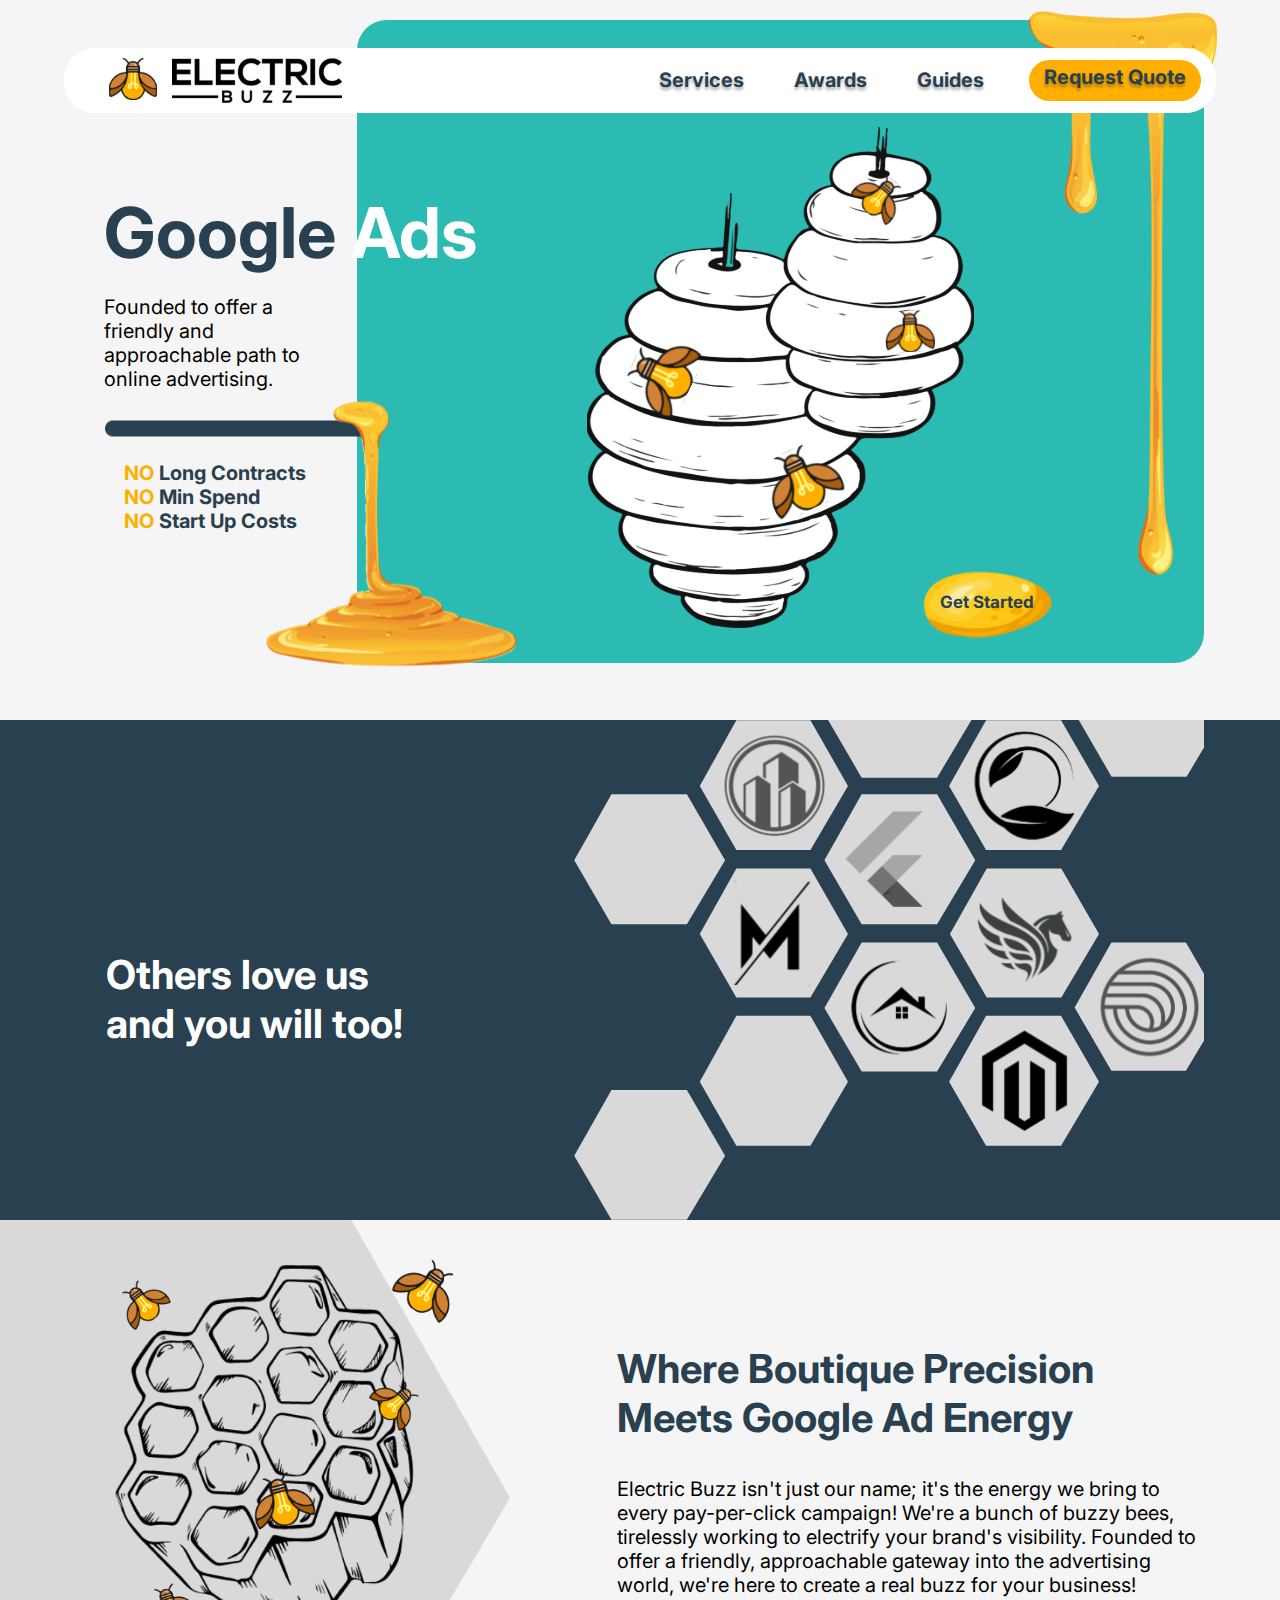
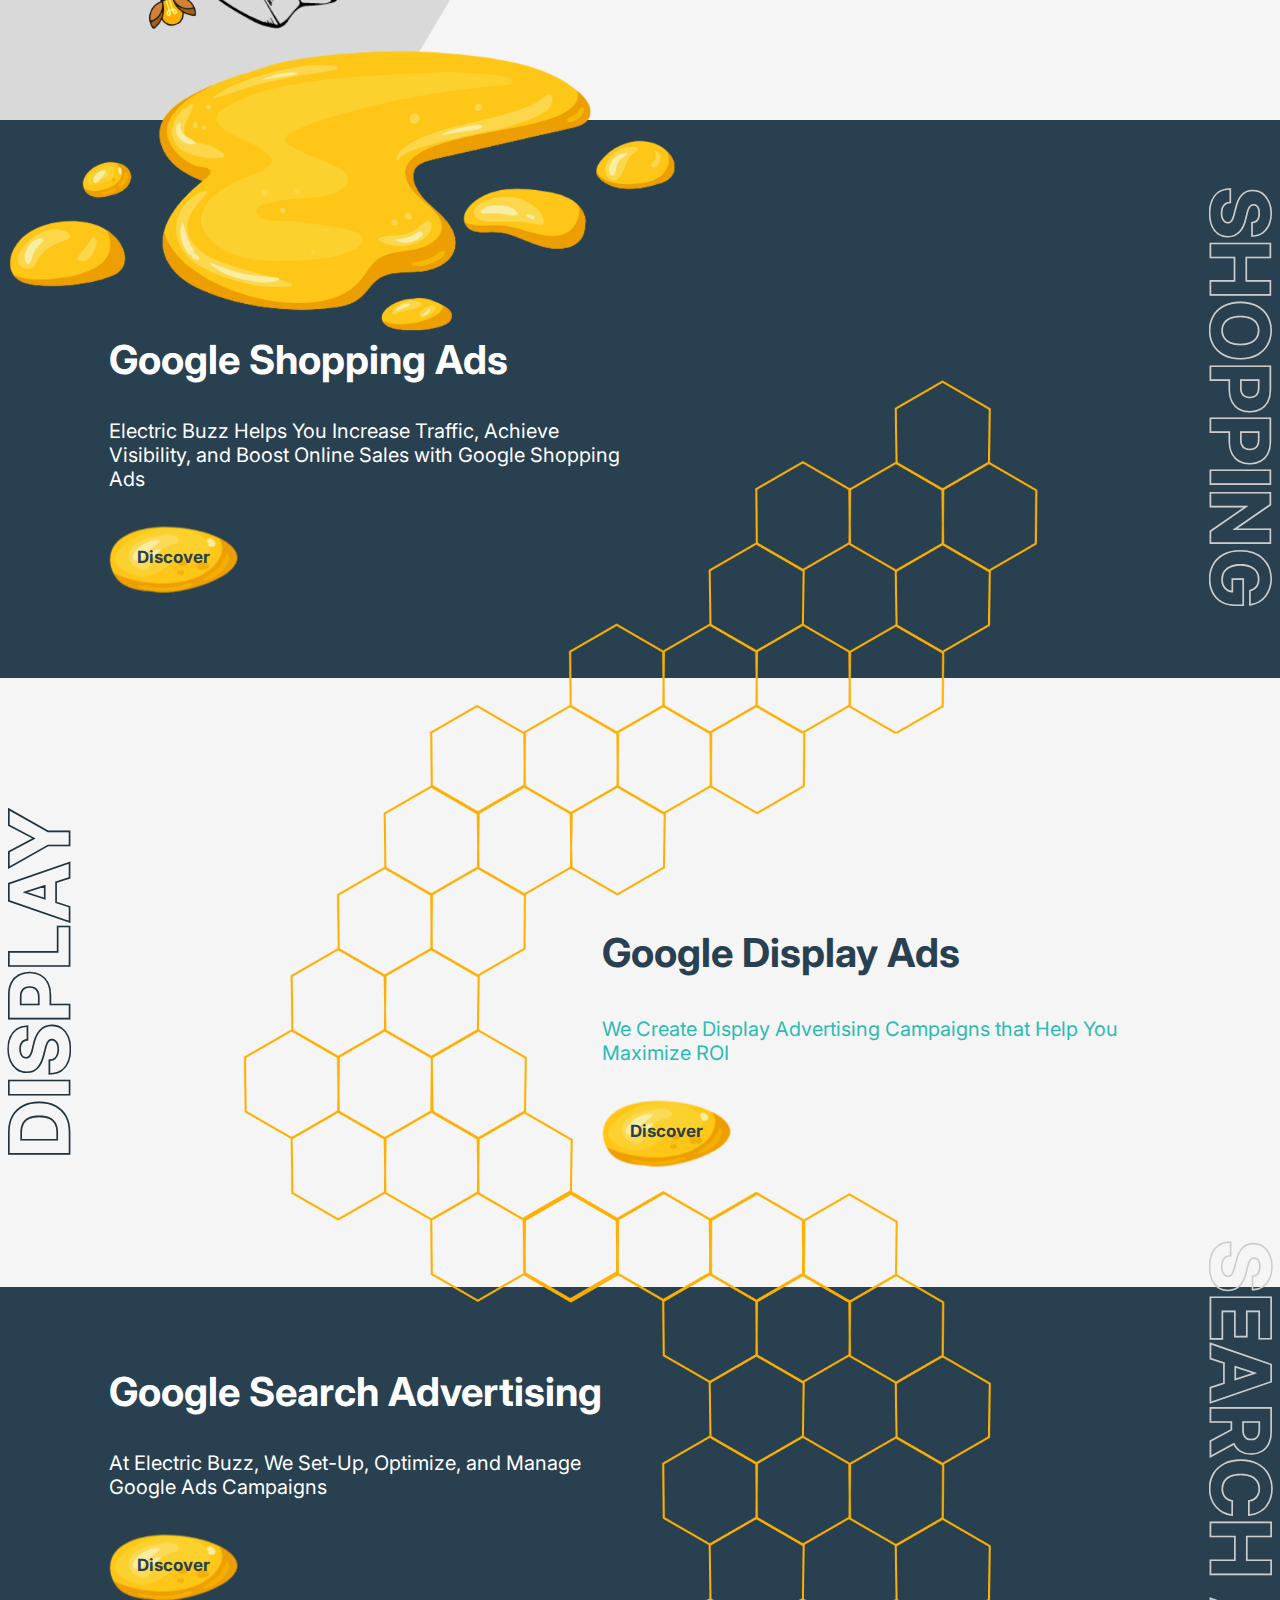
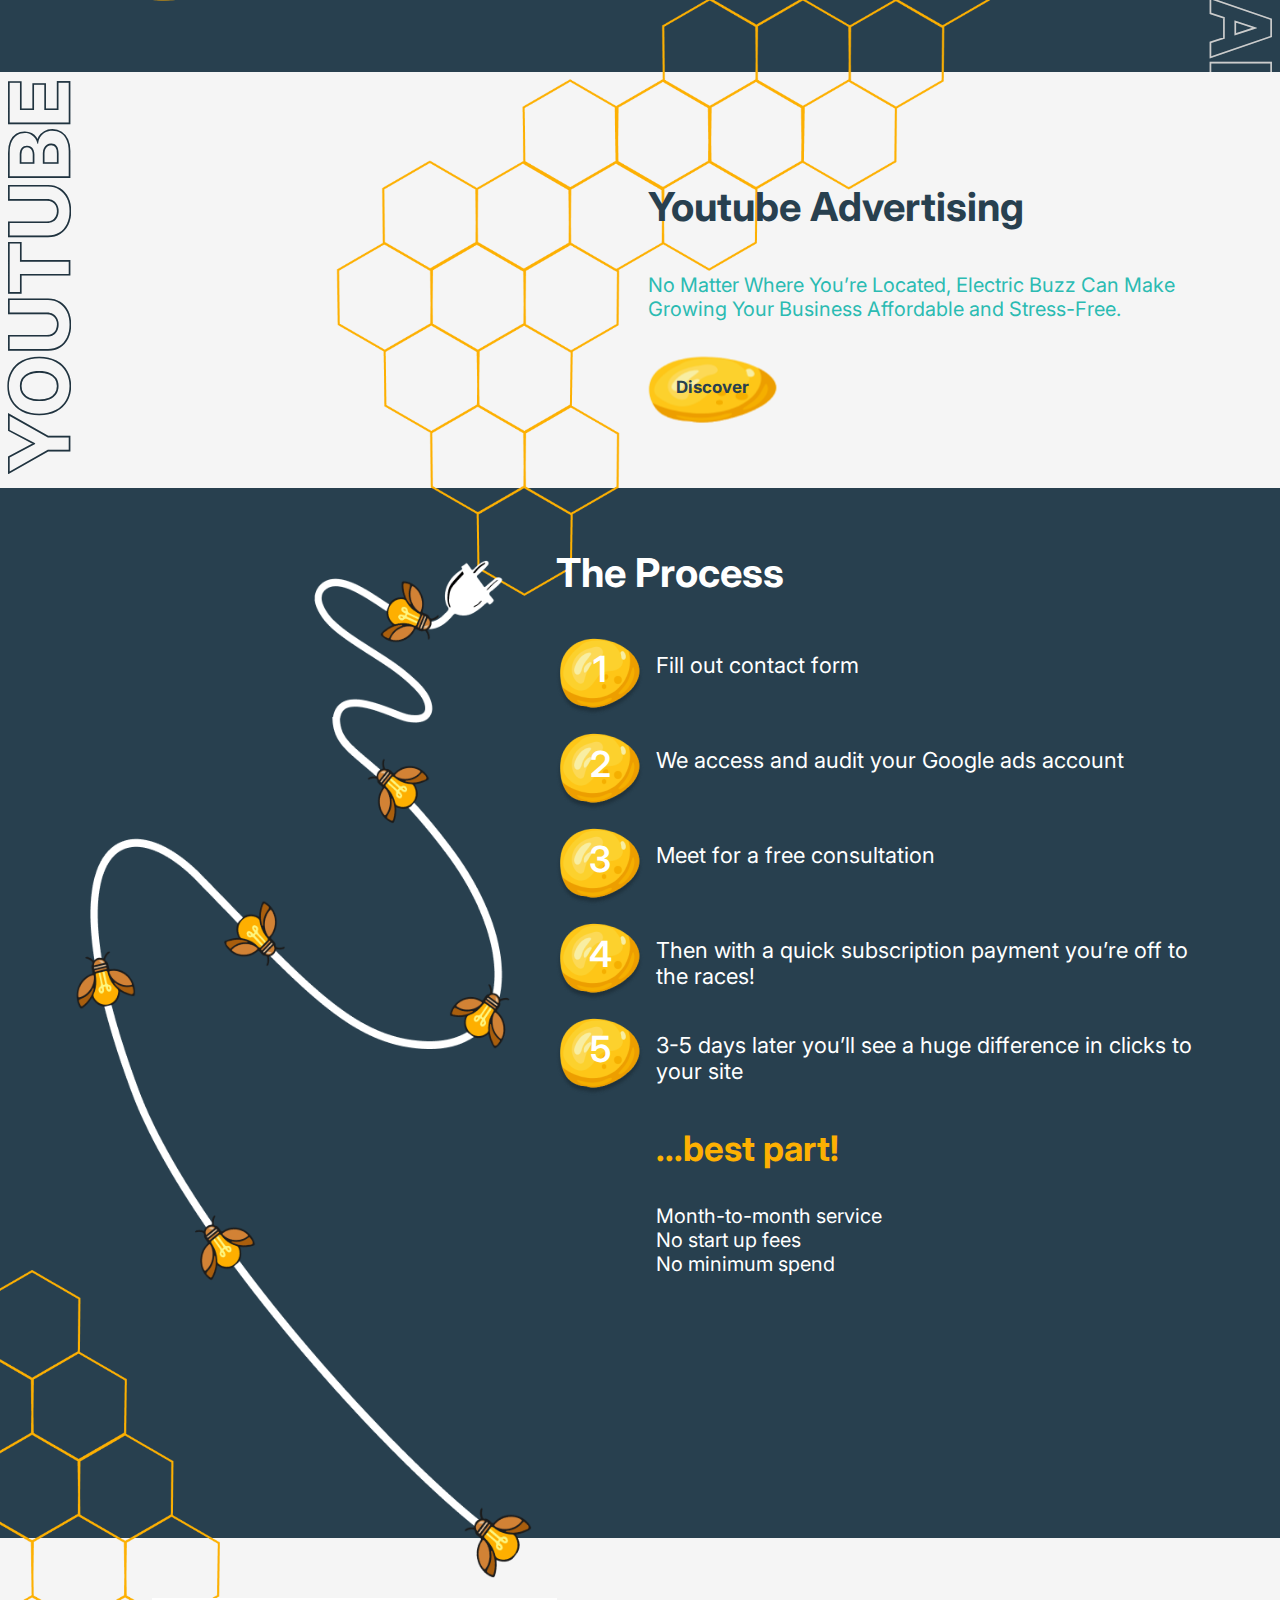
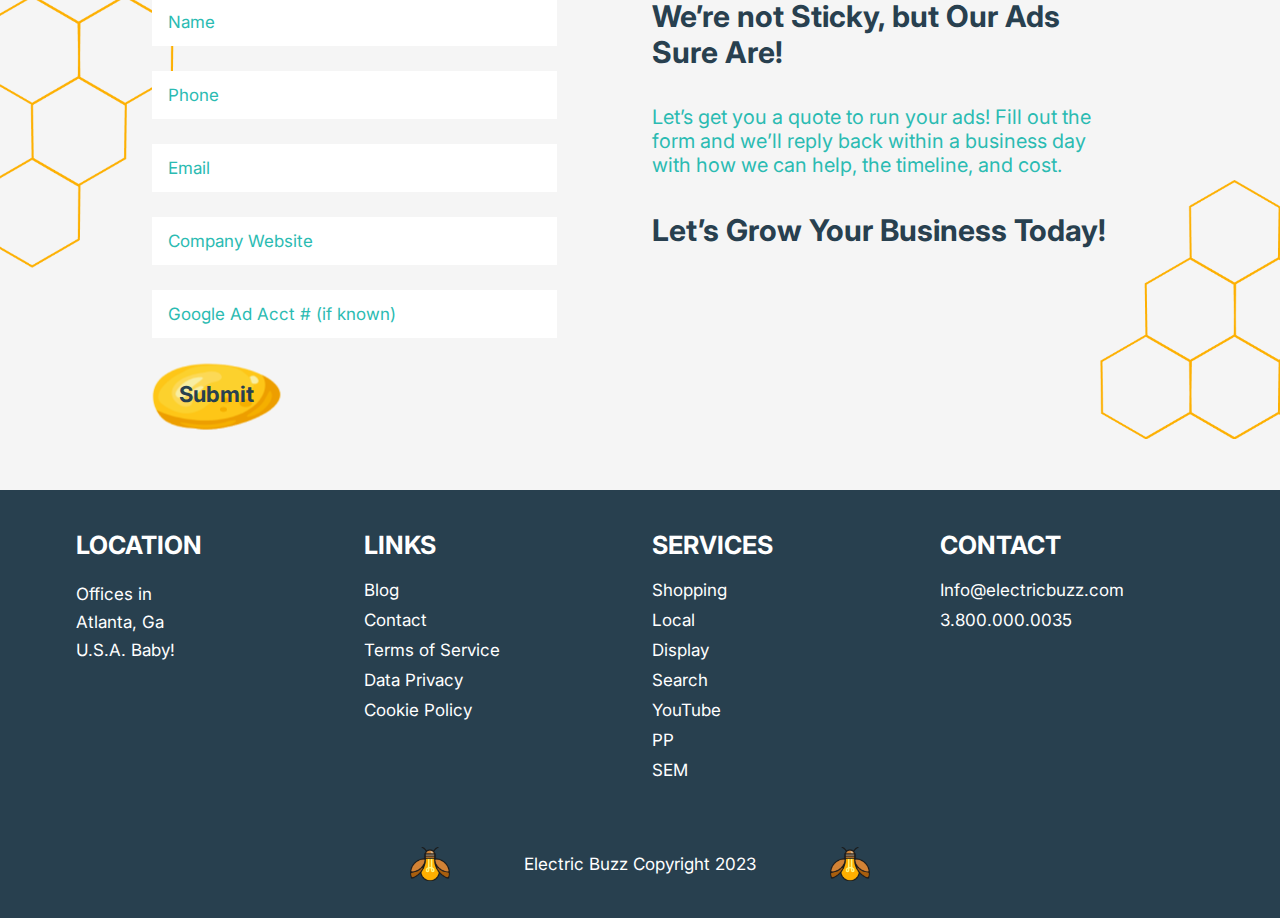
<file: index.html>
<!DOCTYPE html>
<html lang="en">

    <head>
        <meta charset="UTF-8">
        <meta name="viewport" content="width=device-width, initial-scale=1.0">
        <title>Electric Buzz</title>
        <link rel="shortcut icon" type="image/png" href="./assets/images/favicon.ico"/> 
        <link rel="preconnect" href="https://fonts.googleapis.com">
        <link rel="preconnect" href="https://fonts.gstatic.com" crossorigin>
        <link href="https://fonts.googleapis.com/css2?family=Inter:wght@100;200;300;400;500;600;700;800;900&display=swap" rel="stylesheet">
        <link rel="stylesheet" href="./assets/css/bootstrap.min.css">
        <link rel="stylesheet" href="./assets/css/font-awesome.min.css">
        <link rel="stylesheet" href="./assets/css/style.css">
    </head>
    <body>
        <header class="myHeader">
            <div class="navigation-wrap">
                <div class="container sml-container">
                    <div class="row">
                        <nav
                            class=" col-md-12 navbar navbar-expand-lg navbar-dark">
                            <div class="nav-container">
                                <a class="navbar-brand fw-bold" href="index.html"><img
                                        src="./assets/images/logo.svg"
                                        alt="logo"></a>
                                <button class="navbar-toggler" type="button"
                                    data-bs-toggle="collapse"
                                    data-bs-target="#navbarSupportedContent"
                                    aria-controls="navbarSupportedContent"
                                    aria-expanded="false"
                                    aria-label="Toggle navigation">
                                    <span class="navbar-toggler-icon"></span>
                                </button>
                                <div class="collapse navbar-collapse"
                                    id="navbarSupportedContent">
                                    <div class="navbar-outer">
                                        <ul class="navbar-nav ">
                                            <li class="nav-item dropdown">
                                                <a class="nav-link "
                                                    aria-current="page"
                                                    href="#">Services</a>
                                                    <span class="navbar-toggler-icon"></span>
                                                    <ul class="dropdown-menu" aria-labelledby="navbarDropdown">
                                                        <li class="nav-item">
                                                            <a class="nav-link" href="google-shopping-ads.html">Google Shopping Ads</a>
                                                        </li>
                                                        <li class="nav-item">
                                                            <a class="nav-link" href="local-google-ads.html">Local Google Ads</a>
                                                        </li>
                                                        <li class="nav-item">
                                                            <a class="nav-link" href="google-display-ads.html">Google Display Ads</a>
                                                        </li>
                                                        <li class="nav-item">
                                                            <a class="nav-link" href="google-search-ads.html">Google Search Ads</a>
                                                        </li>
                                                        <li class="nav-item">
                                                            <a class="nav-link" href="youtube-ads.html">YouTube Ads</a>
                                                        </li>
                                                    </ul>
                                            </li>
                                            <li class="nav-item">
                                                <a class="nav-link" href="awards.html">Awards</a>
                                            </li>
                                            <li class="nav-item">
                                                <a class="nav-link"
                                                    href="guides.html">Guides</a>
                                            </li>
                                        </ul>
                                        <a class="req-btn" href="contact.html">Request Quote</a>
                                </div>
                                </div>
                            </div>
                        </div>
                    </div>
                </div>
            </header>
            <section class="banner-wrp">
                <div class="container sml-container">
                    <div class="row bnr-row">
                        <div class="col-md-3 bnr-left">
                            <div class="bnr-caption" >
                                <h1>Google <span class="white-txt">Ads</span> </h1>
                                <p>Founded to offer a friendly and approachable path to online advertising.</p>
                                <ul>
                                    <li><span class="yellow-txt">NO</span> Long Contracts</li>
                                    <li><span class="yellow-txt">NO</span> Min Spend</li>
                                    <li><span class="yellow-txt">NO</span> Start Up Costs</li>
                                </ul>
                            </div>
                        </div>
                            <div class="col-md-9 bnr-right">
                            <div class="bnr-bg-col" >
                                <img src="./assets/images/index-bnr-img1.svg" alt="">
                                <a class="getstart-btn" href="#getstarted-form">Get Started</a>
                            </div>
                        </div>
                    </div>
                </div>
            </section>
            <section class="sect1-wrp">
                <div class="container sml-container">
                    <div class="row sect1-wrp-row">
                        <div class="col-md-12  ">
                              <div class=" sect1-col">
                                <h2> Others love us <br> and you will too!</h2>
                              </div>
                           
                        </div>
                    </div>
                    </div>
                </div>
            </section>
            <section class="sect2-wrp">
                <div class="container sml-container">
                    <div class="row sect2-wrp-row">
                        <div class="col-md-12">
                            <div class=" sect2-col1">
                                <div class=" sect2-col-txt">
                                <h2> Where Boutique Precision Meets Google Ad Energy</h2>
                                <p>Electric Buzz isn't just our name; it's the energy we bring to every pay-per-click campaign! We're a bunch of buzzy bees, tirelessly working to electrify your brand's visibility. Founded to offer a friendly, approachable gateway into the advertising world, we're here to create a real buzz for your business!</p>
                            </div>
                        </div>
                        </div>
                    </div>
                </div>
            </section>
            <section class="sect3-wrp">
                <div class="container sml-container">
                    <div class="row sect3-wrp-row">
                        <div class="col-md-6 sect3-col1">
                            <img src="./assets/images/shopping-drop-img.png" alt="">
                        </div>
                        <div class="col-md-7 sect2-col2">
                            <h2> Google Shopping Ads</h2>
                            <p>Electric Buzz Helps You Increase Traffic, Achieve Visibility, and Boost Online Sales with Google Shopping Ads</p>
                            <a class="discover-btn" href="#">Discover</a>
                        </div>
                    </div>
                </div>
                <div class="shopping-head"> <img src="./assets/images/shopping-txt.svg" alt=""></div>
            </section>
            <section class="sect4-wrp">
                <div class="container sml-container">
                    <div class="row sect4-wrp-row">
                        <div class="col-md-5 sect4-col1">
                        </div>
                        <div class="col-md-7 sect2-col2">
                            <h2> Google Display Ads</h2>
                            <p>We Create Display Advertising Campaigns that Help You Maximize ROI</p>
                            <a class="discover-btn" href="#">Discover</a>
                        </div>
                       
                    </div>
                </div>
                <div class="display-head"> <img src="./assets/images/display-txt.svg" alt=""></div>
            </section>
            <section class="sect5-wrp">
                <div class="container sml-container">
                    <div class="row sect5-wrp-row">
                        <div class="col-md-5 sect5-col1">
                        </div>
                        <div class="col-md-7 sect2-col2">
                            <h2>Google Search Advertising</h2>
                            <p>At Electric Buzz, We Set-Up, Optimize, and Manage Google Ads Campaigns</p>
                            <a class="discover-btn" href="#">Discover</a>
                        </div>
                       
                    </div>
                </div>
                <div class="search-head"> <img src="./assets/images/search-txt.svg" alt=""> </div>
            </section>
            <section class="sect6-wrp">
                <div class="container sml-container">
                    <div class="row sect6-wrp-row">
                        <div class="col-md-5 sect6-col1">
                        </div>
                        <div class="col-md-7 sect6-col2">
                            <h2>Youtube Advertising</h2>
                            <p>No Matter Where You’re Located, Electric Buzz Can Make Growing Your Business Affordable and Stress-Free.</p>
                            <a class="discover-btn" href="#">Discover</a>
                        </div>
                       
                    </div>
                </div>
                <div class="youtube-head"> <img src="./assets/images/youtube-txt.svg" alt=""></div>
            </section>
            <section class="sect7-wrp">
                <div class="container sml-container">
                    <div class="row sect7-wrp-row">
                        <div class="col-md-5 sect7-col1">
                            <img src="./assets/images/process-img.png" alt="">
                        </div>
                        <div class="col-md-7 sect7-col2">
                            <h2>The Process </h2>
                           <ul>
                            <li><span class="list-no">1</span>Fill out contact form</li>
                            <li><span class="list-no">2</span>We access and audit your Google ads account</li>
                            <li><span class="list-no">3</span>Meet for a free consultation </li>
                            <li><span class="list-no">4</span>Then with a quick subscription payment you’re off to the races!</li>
                            <li><span class="list-no">5</span>3-5 days later you’ll see a huge difference in clicks to your site</li>
                           </ul>
                           <h3>...best part!</h3>
                           <p>Month-to-month service <br> 
                            No start up fees <br>
                            No minimum spend</p>
                        </div>
                       
                    </div>
                </div>
            </section>
            <section class="sect8-wrp" id="getstarted-form">
                <div class="container sml-container">
                    <div class="row sect8-wrp-row">
                        <div class="col-md-6 sect8-col1">
                            <form>
                                <div class="form-group">
                                    <input type="text" class="form-control" placeholder="Name">
                                </div>
                                <div class="form-group">
                                    <input type="text" class="form-control" placeholder="Phone">
                                </div>
                                <div class="form-group">
                                    <input type="text" class="form-control" placeholder="Email">
                                </div>
                                <div class="form-group">
                                    <input type="text" class="form-control" placeholder="Company Website">
                                </div>
                                <div class="form-group">
                                    <input type="text" class="form-control" placeholder="Google Ad Acct # (if known)">
                                </div>
                                <input type="button" class="submit-btn"  value="Submit">
                            </form>
                        </div>
                        <div class="col-md-6 sect8-col2">
                            <h2>We’re not Sticky, but Our Ads Sure Are!</h2>
                           <p>Let’s get you a quote to run your ads! 
                            Fill out the form and we’ll reply back within a business day with how we can help, the timeline, and cost.</p>
                            <h2>Let’s Grow Your Business Today!</h2>
                        </div>
                       
                    </div>
                </div>
            </section>
            <footer class="footer-wrp">
                <div class="container">
                    <div class="row ftr-wrp-row">
                        <div class="col-md-3 ftr-col1">
                            <h3>LOCATION</h3>
                            <p>Offices in <br> 
                                Atlanta, Ga<br> 
                                U.S.A. Baby!</p>
                        </div>
                        <div class="col-md-3 ftr-col2">
                            <h3>LINKS</h3>
                            <ul>
                                <li><a href="#">Blog</a></li>
                                <li><a href="#">Contact</a></li>
                                <li><a href="#">Terms of Service</a></li>
                                <li><a href="#">Data Privacy</a></li>
                                <li><a href="#">Cookie Policy</a></li>
                            </ul>
                        </div>
                        <div class="col-md-3 ftr-col2">
                            <h3>SERVICES</h3>
                            <ul>
                                <li><a href="#">Shopping</a></li>
                                <li><a href="#">Local</a></li>
                                <li><a href="#">Display</a></li>
                                <li><a href="#">Search</a></li>
                                <li><a href="#">YouTube</a></li>
                                <li><a href="#">PP</a></li>
                                <li><a href="#">SEM</a></li>
                            </ul>
                        </div>
                        <div class="col-md-3 ftr-col2">
                            <h3>CONTACT</h3>
                            <ul>
                                <li><a href="mailto:Info@electricbuzz.com">Info@electricbuzz.com</a></li>
                                <li><a href="callto:18009614735">3.800.000.0035</a></li>
                            </ul>
                        </div>
                    </div>
                    <div class="row copyright-wrp-row">
                        <div class="col-md-4 copyright-col1 m-auto">
                            <p>Electric Buzz Copyright 2023</p>
                        </div>
                </div>
                </div>
            </footer>

           


        <script src="./assets/js/bootstrap.min.js"></script>
        <script src="./assets/js/jquery-3.7.0.min.js"></script>
        <script src="./assets/js/popper.min.js"></script>
        <script src="./assets/js/custom.js"></script>
    </body>

</html>
</file>
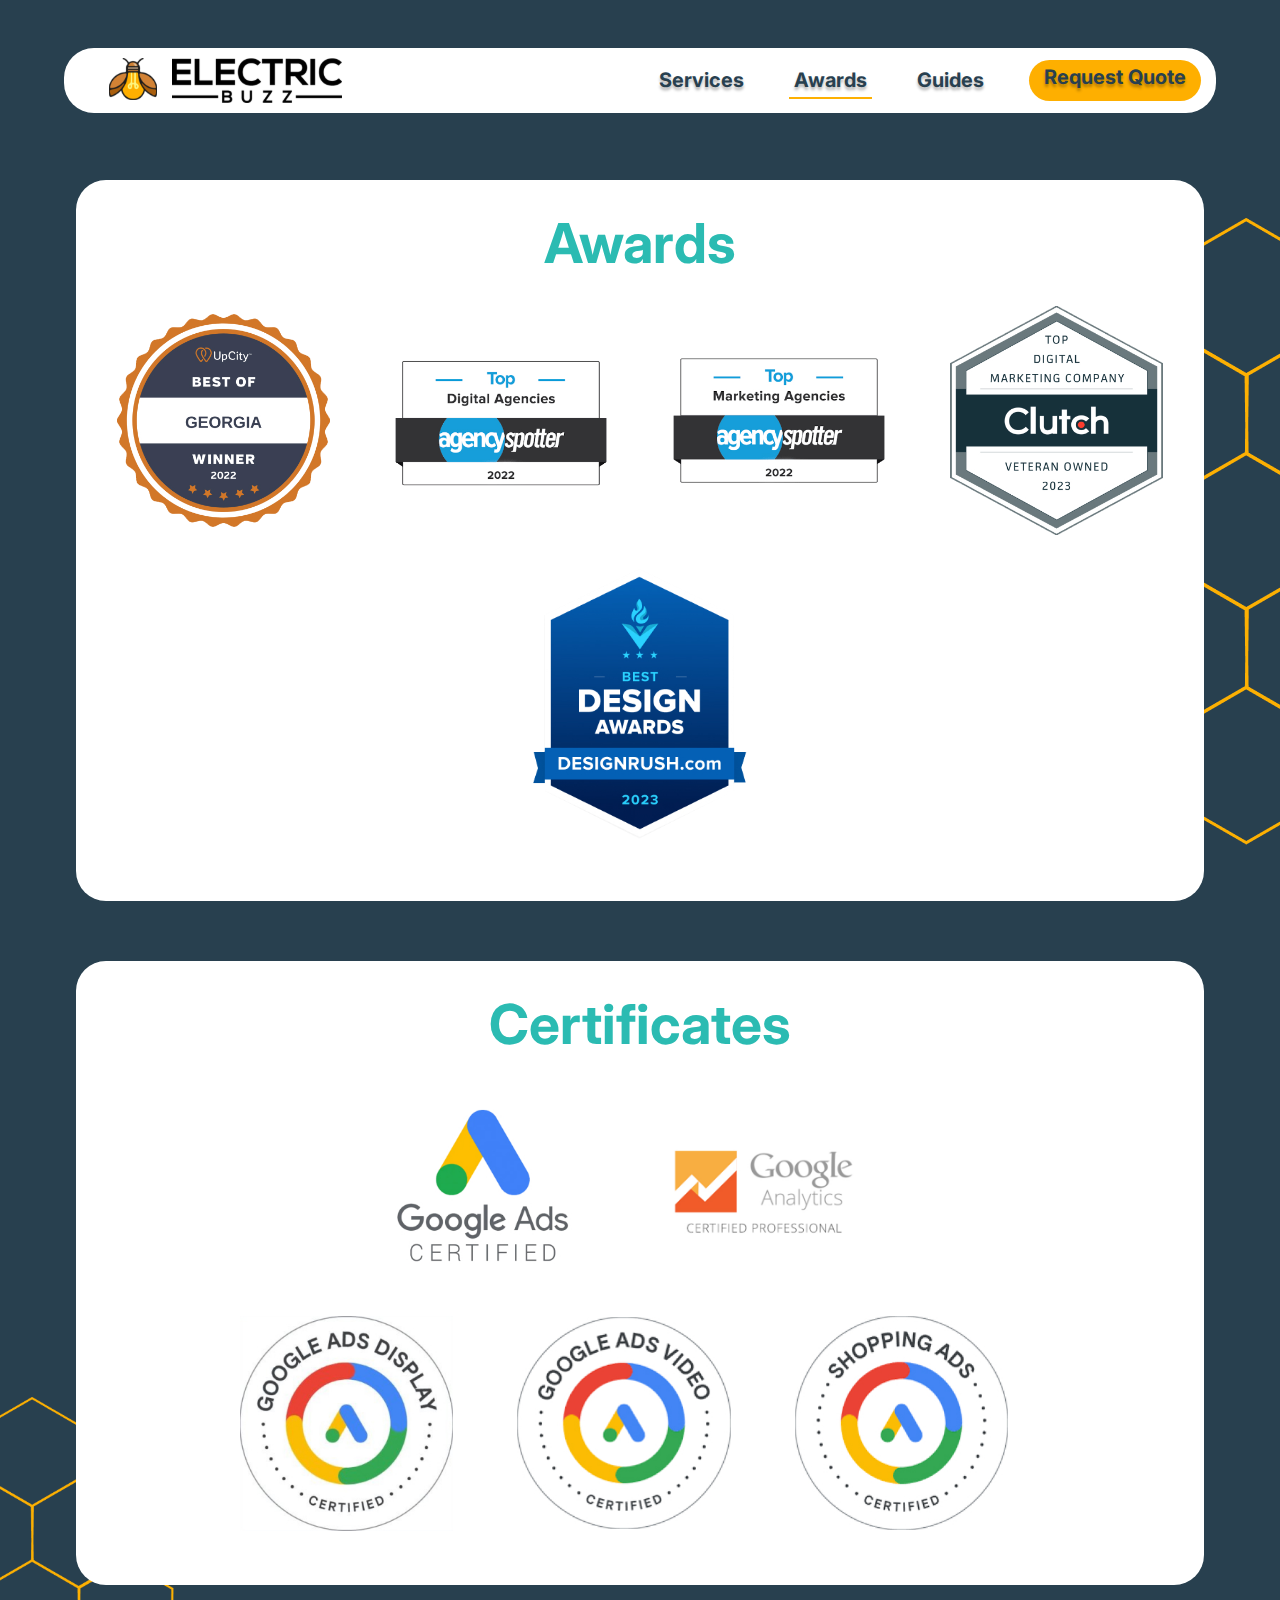
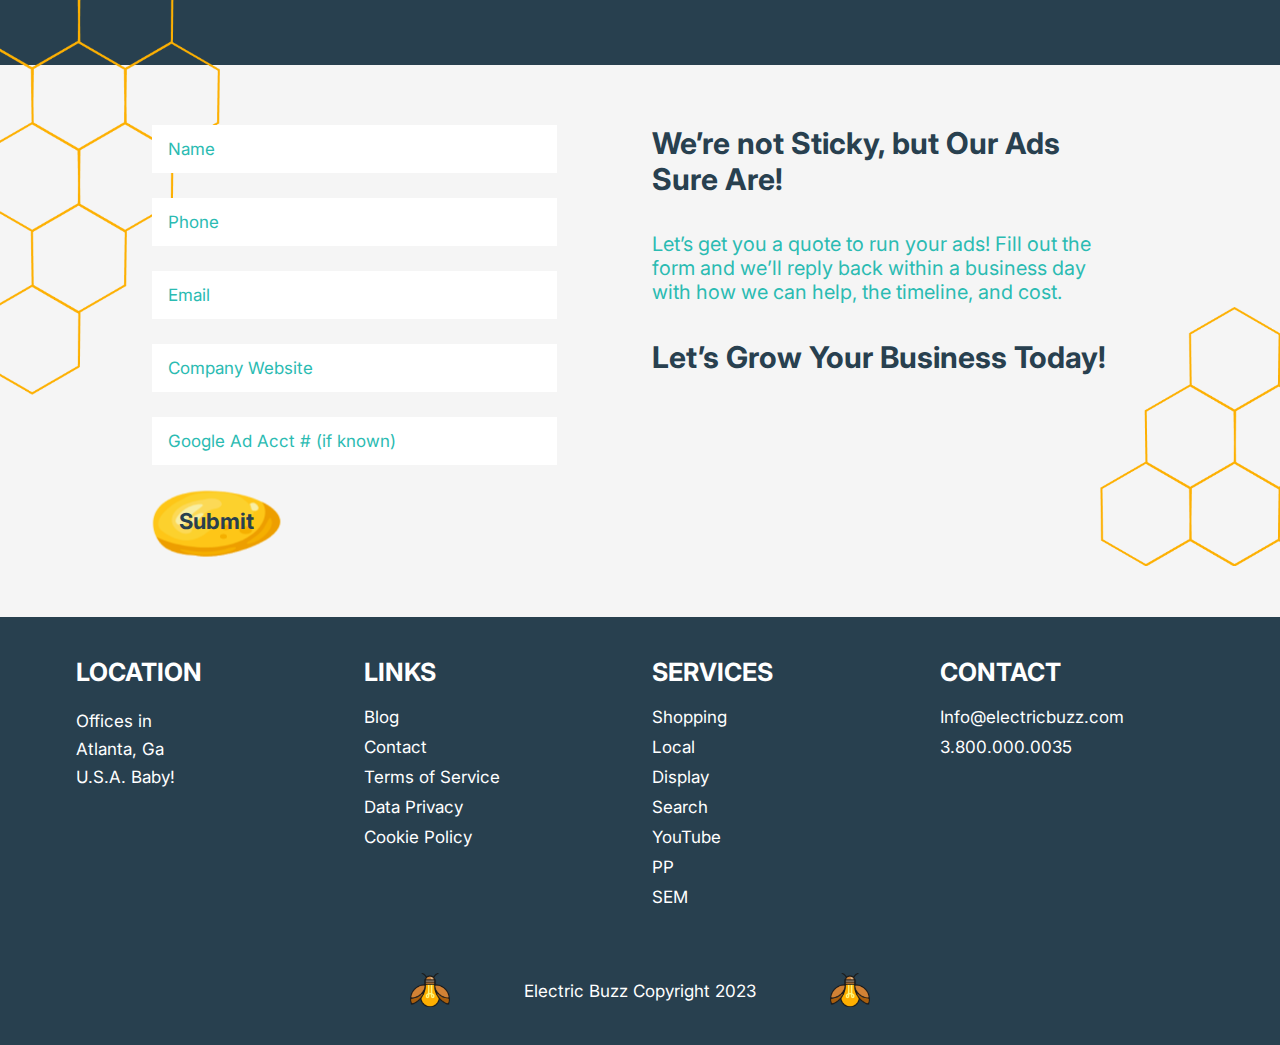
<file: awards.html>
<!DOCTYPE html>
<html lang="en">

    <head>
        <meta charset="UTF-8">
        <meta name="viewport" content="width=device-width, initial-scale=1.0">
        <title>Electric Buzz</title>
        <link rel="shortcut icon" type="image/png" href="./assets/images/favicon.ico"/>  
        <link rel="preconnect" href="https://fonts.googleapis.com">
        <link rel="preconnect" href="https://fonts.gstatic.com" crossorigin>
        <link href="https://fonts.googleapis.com/css2?family=Inter:wght@100;200;300;400;500;600;700;800;900&display=swap" rel="stylesheet">
        <link rel="stylesheet" href="./assets/css/bootstrap.min.css">
        <link rel="stylesheet" href="./assets/css/font-awesome.min.css">
        <link rel="stylesheet" href="./assets/css/style.css">
    </head>
    <body class="awards-page">
        <header class="myHeader">
            <div class="navigation-wrap">
                <div class="container sml-container">
                    <div class="row">
                        <nav
                            class=" col-md-12 navbar navbar-expand-lg navbar-dark">
                            <div class="nav-container">
                                <a class="navbar-brand fw-bold" href="index.html"><img
                                        src="./assets/images/logo.svg"
                                        alt="logo"></a>
                                <button class="navbar-toggler" type="button"
                                    data-bs-toggle="collapse"
                                    data-bs-target="#navbarSupportedContent"
                                    aria-controls="navbarSupportedContent"
                                    aria-expanded="false"
                                    aria-label="Toggle navigation">
                                    <span class="navbar-toggler-icon"></span>
                                </button>
                                <div class="collapse navbar-collapse"
                                    id="navbarSupportedContent">
                                    <div class="navbar-outer">
                                        <ul class="navbar-nav ">
                                            <li class="nav-item dropdown">
                                                <a class="nav-link "
                                                    aria-current="page"
                                                    href="#">Services</a>
                                                    <span class="navbar-toggler-icon"></span>
                                                    <ul class="dropdown-menu" aria-labelledby="navbarDropdown">
                                                        <li class="nav-item">
                                                            <a class="nav-link" href="google-shopping-ads.html">Google Shopping Ads</a>
                                                        </li>
                                                        <li class="nav-item">
                                                            <a class="nav-link" href="local-google-ads.html">Local Google Ads</a>
                                                        </li>
                                                        <li class="nav-item">
                                                            <a class="nav-link" href="google-display-ads.html">Google Display Ads</a>
                                                        </li>
                                                        <li class="nav-item">
                                                            <a class="nav-link" href="google-search-ads.html">Google Search Ads</a>
                                                        </li>
                                                        <li class="nav-item">
                                                            <a class="nav-link" href="youtube-ads.html">YouTube Ads</a>
                                                        </li>
                                                    </ul>
                                            </li>
                                            <li class="nav-item">
                                                <a class="nav-link  active" href="awards.html">Awards</a>
                                            </li>
                                            <li class="nav-item">
                                                <a class="nav-link"
                                                    href="guides.html">Guides</a>
                                            </li>
                                        </ul>
                                        <a class="req-btn" href="contact.html">Request Quote</a>
                                </div>
                            </div>
                            </div>
                        </div>
                    </div>
                </div>
            </header>
            <section class="awards-wrap">
                <div class="container sml-container">
                    <div class="row awards-wrap-row">
                        <div class="col-md-12  ">
                            <div class="awards-col" >
                                <h1>Awards </h1>
                                <ul>
                                    <li><img  src="./assets/images/awards-img1.png" alt=""></li>
                                    <li><img  src="./assets/images/awards-img2.png" alt=""></li>
                                    <li><img  src="./assets/images/awards-img3.png" alt=""></li>
                                    <li><img  src="./assets/images/awards-img4.png" alt=""></li>
                                    <li><img  src="./assets/images/awards-img5.png" alt=""></li>
                                </ul>
                            </div>
                        </div>
                    </div>
                </div>
            </section>
            <section class="certificate-wrap">
                <div class="container sml-container">
                    <div class="row certificate-wrap-row">
                        <div class="col-md-12  ">
                            <div class="certificate-col" >
                                <h1>Certificates</h1>
                                <ul>
                                    <li><img  src="./assets/images/certificate-img1.jpg" alt=""></li>
                                    <li><img  src="./assets/images/certificate-img2.jpg" alt=""></li>
                                </ul>
                                <ul> 
                                    <li><img  src="./assets/images/certificate-img3.jpg" alt=""></li>
                                    <li><img  src="./assets/images/certificate-img4.jpg" alt=""></li>
                                    <li><img  src="./assets/images/certificate-img5.jpg" alt=""></li>
                                </ul>
                            </div>
                        </div>
                    </div>
                </div>
            </section>
           

            <section class="sect8-wrp" id="getstarted-form">
                <div class="container sml-container">
                    <div class="row sect8-wrp-row">
                        <div class="col-md-6 sect8-col1">
                            <form>
                                <div class="form-group">
                                    <input type="text" class="form-control" placeholder="Name">
                                </div>
                                <div class="form-group">
                                    <input type="text" class="form-control" placeholder="Phone">
                                </div>
                                <div class="form-group">
                                    <input type="text" class="form-control" placeholder="Email">
                                </div>
                                <div class="form-group">
                                    <input type="text" class="form-control" placeholder="Company Website">
                                </div>
                                <div class="form-group">
                                    <input type="text" class="form-control" placeholder="Google Ad Acct # (if known)">
                                </div>
                                <input type="button" class="submit-btn"  value="Submit">
                            </form>
                        </div>
                        <div class="col-md-6 sect8-col2">
                            <h2>We’re not Sticky, but Our Ads Sure Are!</h2>
                           <p>Let’s get you a quote to run your ads! 
                            Fill out the form and we’ll reply back within a business day with how we can help, the timeline, and cost.</p>
                            <h2>Let’s Grow Your Business Today!</h2>
                        </div>
                       
                    </div>
                </div>
            </section>
            <footer class="footer-wrp">
                <div class="container">
                    <div class="row ftr-wrp-row">
                        <div class="col-md-3 ftr-col1">
                            <a href="#" class="ftr-logo"> <img class="mobile-only" src="./assets/images/footer-logo.png" alt=""> </a>
                            <h3>LOCATION</h3>
                            <p>Offices in <br> 
                                Atlanta, Ga<br> 
                                U.S.A. Baby!</p>
                        </div>
                        <div class="col-md-3 ftr-col2">
                            <h3>LINKS</h3>
                            <ul>
                                <li><a href="#">Blog</a></li>
                                <li><a href="#">Contact</a></li>
                                <li><a href="#">Terms of Service</a></li>
                                <li><a href="#">Data Privacy</a></li>
                                <li><a href="#">Cookie Policy</a></li>
                            </ul>
                        </div>
                        <div class="col-md-3 ftr-col2">
                            <h3>SERVICES</h3>
                            <ul>
                                <li><a href="#">Shopping</a></li>
                                <li><a href="#">Local</a></li>
                                <li><a href="#">Display</a></li>
                                <li><a href="#">Search</a></li>
                                <li><a href="#">YouTube</a></li>
                                <li><a href="#">PP</a></li>
                                <li><a href="#">SEM</a></li>
                            </ul>
                        </div>
                        <div class="col-md-3 ftr-col2">
                            <h3>CONTACT</h3>
                            <ul>
                                <li><a href="mailto:Info@electricbuzz.com">Info@electricbuzz.com</a></li>
                                <li><a href="callto:18009614735">3.800.000.0035</a></li>
                            </ul>
                        </div>
                    </div>
                    <div class="row copyright-wrp-row">
                        <div class="col-md-4 copyright-col1 m-auto">
                            <p>Electric Buzz Copyright 2023</p>
                        </div>
                </div>
                </div>
            </footer>

           


        <script src="./assets/js/bootstrap.min.js"></script>
        <script src="./assets/js/jquery-3.7.0.min.js"></script>
        <script src="./assets/js/popper.min.js"></script>
        <script src="./assets/js/custom.js"></script>
    </body>

</html>
</file>
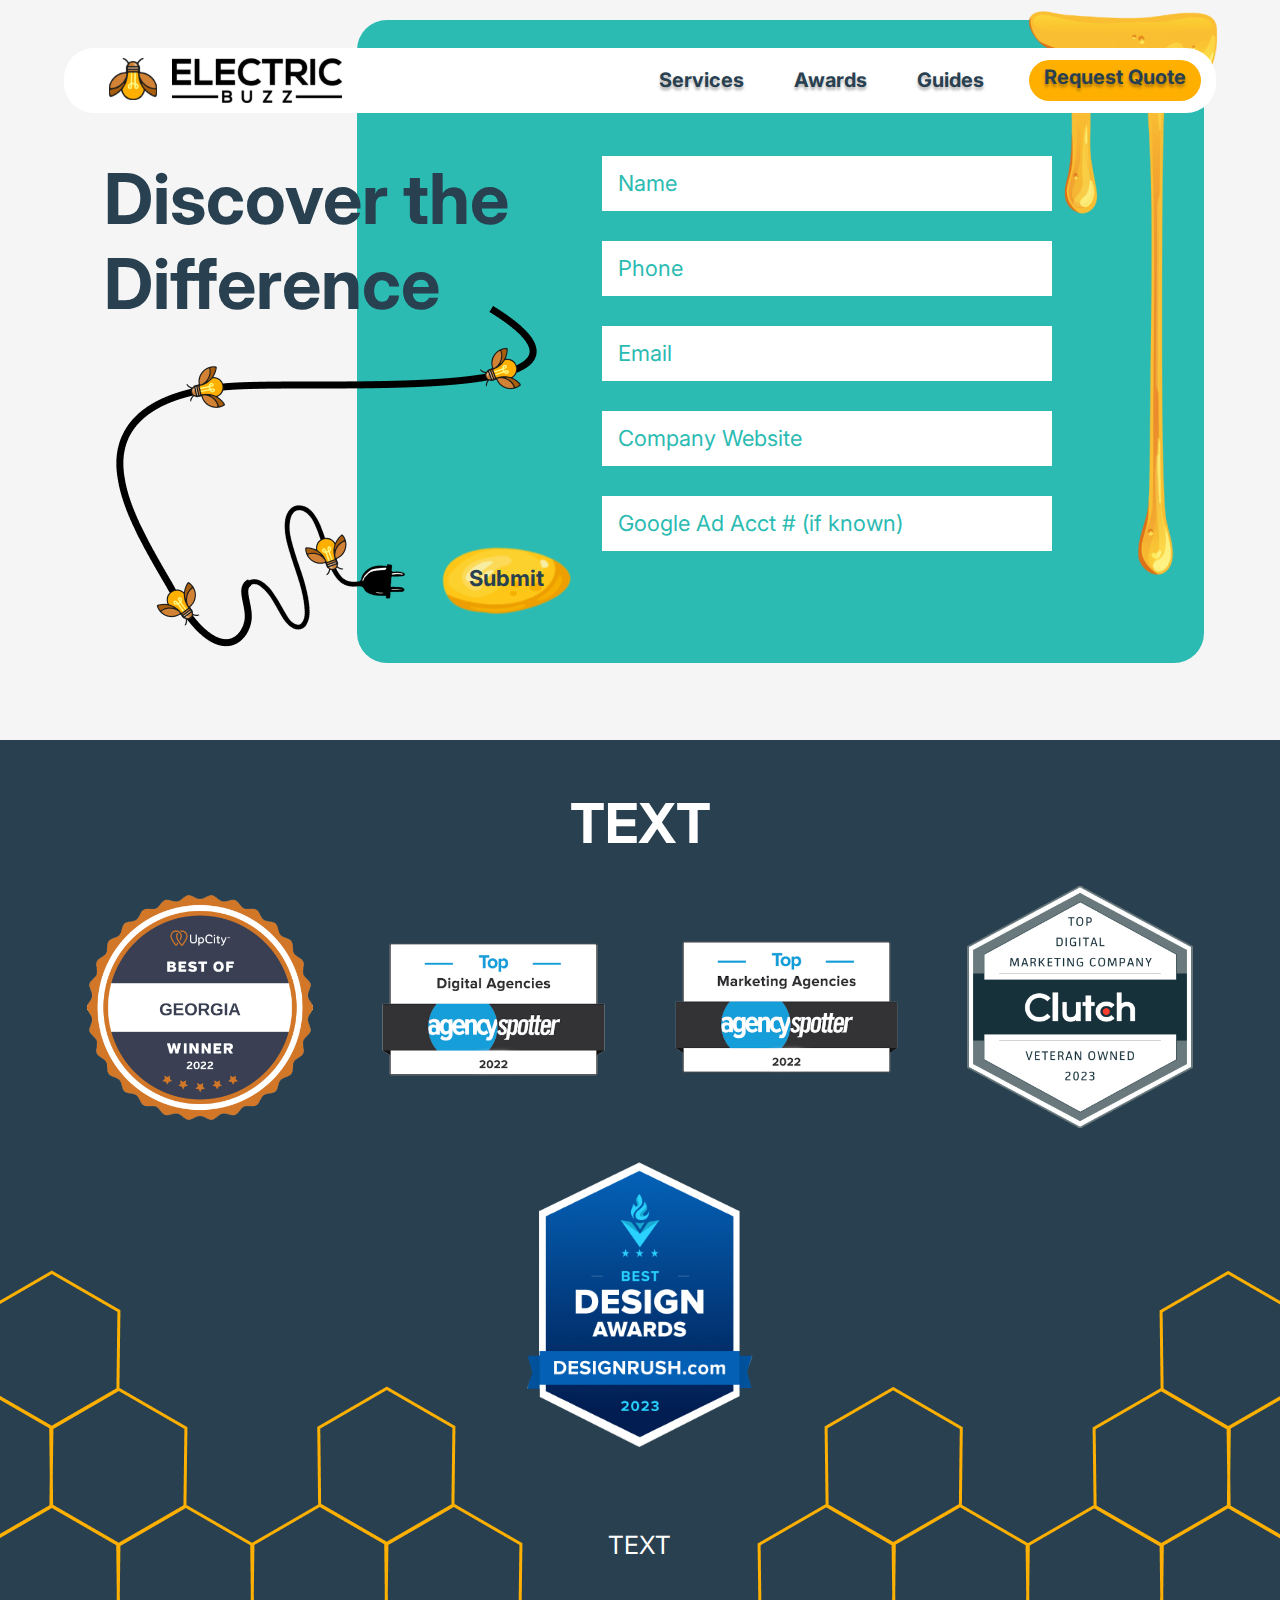
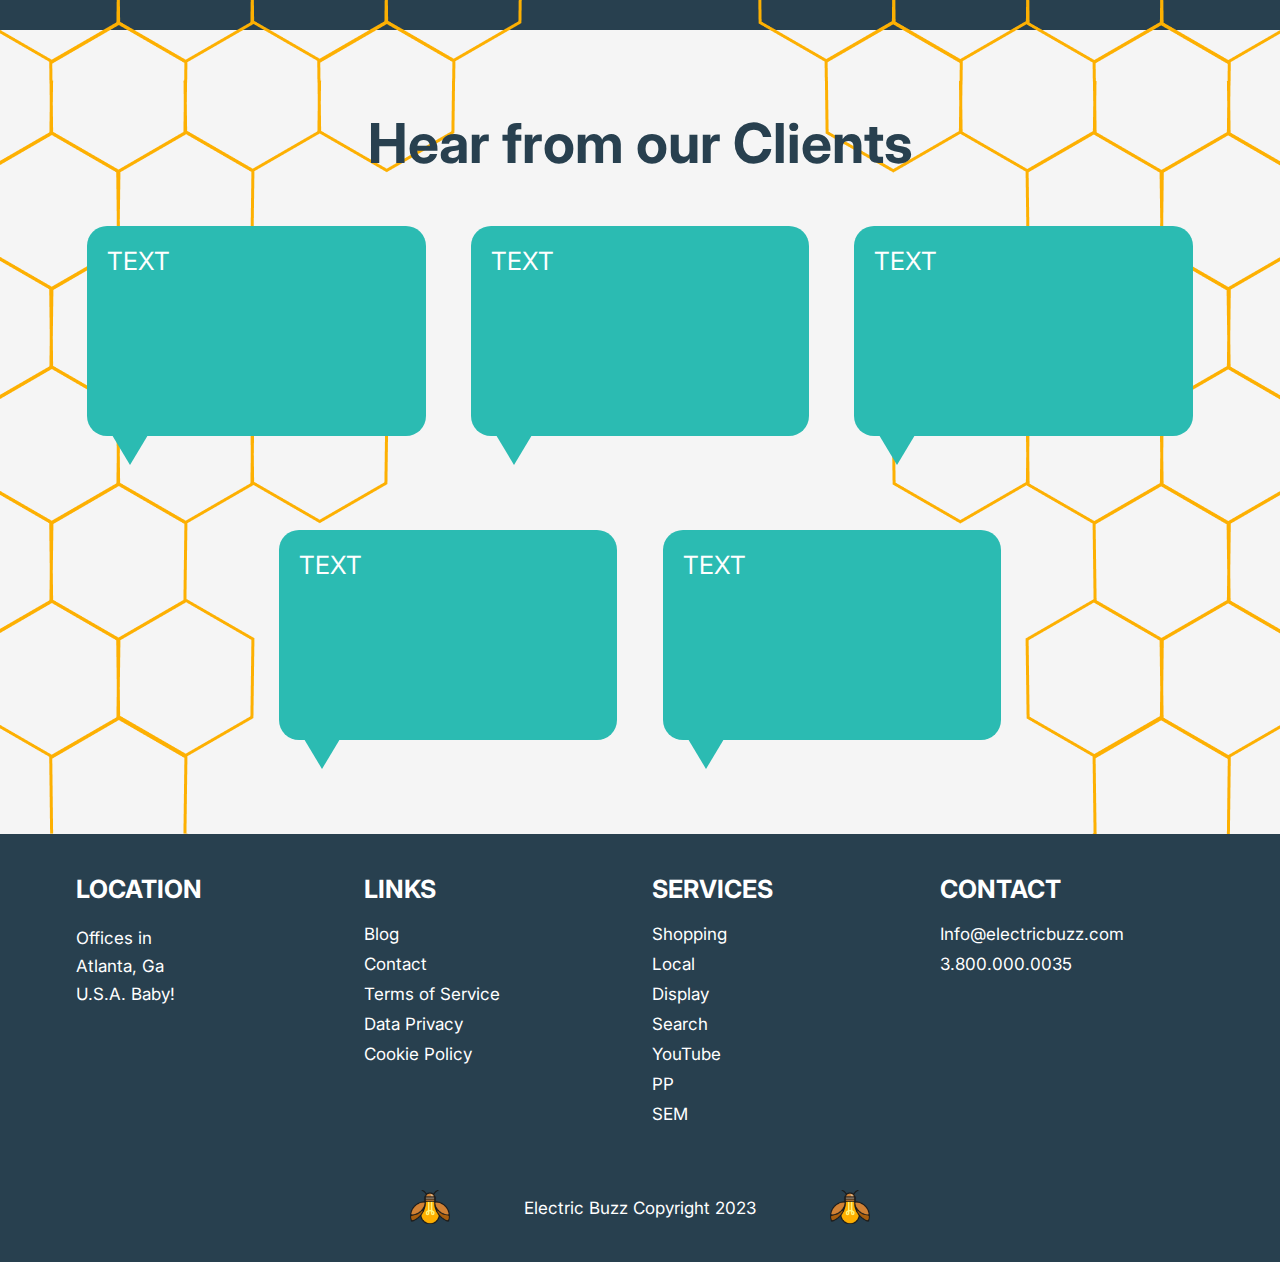
<file: contact.html>
<!DOCTYPE html>
<html lang="en">

    <head>
        <meta charset="UTF-8">
        <meta name="viewport" content="width=device-width, initial-scale=1.0">
        <title>Electric Buzz</title>
        <link rel="shortcut icon" type="image/png" href="./assets/images/favicon.ico"/>  
        <link rel="preconnect" href="https://fonts.googleapis.com">
        <link rel="preconnect" href="https://fonts.gstatic.com" crossorigin>
        <link href="https://fonts.googleapis.com/css2?family=Inter:wght@100;200;300;400;500;600;700;800;900&display=swap" rel="stylesheet">
        <link rel="stylesheet" href="./assets/css/bootstrap.min.css">
        <link rel="stylesheet" href="./assets/css/font-awesome.min.css">
        <link rel="stylesheet" href="./assets/css/style.css">
    </head>
    <body class="contact-page">
        <header class="myHeader">
            <div class="navigation-wrap">
                <div class="container sml-container">
                    <div class="row">
                        <nav
                            class=" col-md-12 navbar navbar-expand-lg navbar-dark">
                            <div class="nav-container">
                                <a class="navbar-brand fw-bold" href="index.html"><img
                                        src="./assets/images/logo.svg"
                                        alt="logo"></a>
                                <button class="navbar-toggler" type="button"
                                    data-bs-toggle="collapse"
                                    data-bs-target="#navbarSupportedContent"
                                    aria-controls="navbarSupportedContent"
                                    aria-expanded="false"
                                    aria-label="Toggle navigation">
                                    <span class="navbar-toggler-icon"></span>
                                </button>
                                <div class="collapse navbar-collapse"
                                    id="navbarSupportedContent">
                                    <div class="navbar-outer">
                                        <ul class="navbar-nav ">
                                            <li class="nav-item dropdown">
                                                <a class="nav-link "
                                                    aria-current="page"
                                                    href="#">Services</a>
                                                    <span class="navbar-toggler-icon"></span>
                                                    <ul class="dropdown-menu" aria-labelledby="navbarDropdown">
                                                        <li class="nav-item">
                                                            <a class="nav-link" href="google-shopping-ads.html">Google Shopping Ads</a>
                                                        </li>
                                                        <li class="nav-item">
                                                            <a class="nav-link" href="local-google-ads.html">Local Google Ads</a>
                                                        </li>
                                                        <li class="nav-item">
                                                            <a class="nav-link" href="google-display-ads.html">Google Display Ads</a>
                                                        </li>
                                                        <li class="nav-item">
                                                            <a class="nav-link" href="google-search-ads.html">Google Search Ads</a>
                                                        </li>
                                                        <li class="nav-item">
                                                            <a class="nav-link" href="youtube-ads.html">YouTube Ads</a>
                                                        </li>
                                                    </ul>
                                            </li>
                                            <li class="nav-item">
                                                <a class="nav-link" href="awards.html">Awards</a>
                                            </li>
                                            <li class="nav-item">
                                                <a class="nav-link"
                                                    href="guides.html">Guides</a>
                                            </li>
                                        </ul>
                                        <a class="req-btn" href="contact.html">Request Quote</a>
                                </div>
                            </div>
                            </div>
                        </div>
                    </div>
                </div>
            </header>
            <section class="banner-wrp contact-bnr">
                <div class="container sml-container">
                    <div class="row bnr-row">
                        <div class="col-md-3 bnr-left">
                            <div class="bnr-caption" >
                                <h1>Discover the Difference</h1>
                            </div>
                        </div>
                            <div class="col-md-9 bnr-right">
                            <div class="bnr-bg-col" >
                                <form>
                                    <div class="form-group">
                                        <input type="text" class="form-control" placeholder="Name">
                                    </div>
                                    <div class="form-group">
                                        <input type="text" class="form-control" placeholder="Phone">
                                    </div>
                                    <div class="form-group">
                                        <input type="text" class="form-control" placeholder="Email">
                                    </div>
                                    <div class="form-group">
                                        <input type="text" class="form-control" placeholder="Company Website">
                                    </div>
                                    <div class="form-group">
                                        <input type="text" class="form-control" placeholder="Google Ad Acct # (if known)">
                                    </div>
                                    <input type="button" class="submit-btn"  value="Submit">
                                </form>
                            </div>
                        </div>
                    </div>
                </div>
            </section>
            <section class="contact-awds-wrap">
                <div class="container sml-container">
                    <div class="row contact-awds-row">
                        <div class="col-md-12  ">
                            <div class="contact-awds-col" >
                                <h1>TEXT </h1>
                                <ul>
                                    <li><img  src="./assets/images/awards-img1.png" alt=""></li>
                                    <li><img  src="./assets/images/awards-img2.png" alt=""></li>
                                    <li><img  src="./assets/images/awards-img3.png" alt=""></li>
                                    <li><img  src="./assets/images/awards-img4.png" alt=""></li>
                                    <li><img  src="./assets/images/awards-img5.png" alt=""></li>
                                </ul>
                                <p>TEXT </p>
                            </div>
                        </div>
                    </div>
                </div>
            </section>
            <section class="contact-clients-wrap">
                <div class="container sml-container">
                    <div class="row contact-clients-row">
                        <div class="col-md-12  ">
                            <div class="contact-clients-col" >
                                <h1>Hear from our Clients</h1>
                                <ul>
                                    <li>
                                        <div class="client-box">
                                        <p>TEXT</p>
                                        </div>
                                    </li>
                                    <li>
                                        <div class="client-box">
                                        <p>TEXT</p>
                                        </div>
                                    </li>
                                    <li>
                                        <div class="client-box">
                                        <p>TEXT</p>
                                        </div>
                                    </li>
                                </ul>
                                <ul> 
                                    <li>
                                        <div class="client-box">
                                        <p>TEXT</p>
                                        </div>
                                    </li>
                                    <li>
                                        <div class="client-box">
                                        <p>TEXT</p>
                                        </div>
                                    </li>
                                </ul>
                            </div>
                        </div>
                    </div>
                </div>
            </section>
           
           
           
            <footer class="footer-wrp">
                <div class="container">
                    <div class="row ftr-wrp-row">
                        <div class="col-md-3 ftr-col1">
                            <a href="#" class="ftr-logo"> <img class="mobile-only" src="./assets/images/footer-logo.png" alt=""> </a>
                            <h3>LOCATION</h3>
                            <p>Offices in <br> 
                                Atlanta, Ga<br> 
                                U.S.A. Baby!</p>
                        </div>
                        <div class="col-md-3 ftr-col2">
                            <h3>LINKS</h3>
                            <ul>
                                <li><a href="#">Blog</a></li>
                                <li><a href="#">Contact</a></li>
                                <li><a href="#">Terms of Service</a></li>
                                <li><a href="#">Data Privacy</a></li>
                                <li><a href="#">Cookie Policy</a></li>
                            </ul>
                        </div>
                        <div class="col-md-3 ftr-col2">
                            <h3>SERVICES</h3>
                            <ul>
                                <li><a href="#">Shopping</a></li>
                                <li><a href="#">Local</a></li>
                                <li><a href="#">Display</a></li>
                                <li><a href="#">Search</a></li>
                                <li><a href="#">YouTube</a></li>
                                <li><a href="#">PP</a></li>
                                <li><a href="#">SEM</a></li>
                            </ul>
                        </div>
                        <div class="col-md-3 ftr-col2">
                            <h3>CONTACT</h3>
                            <ul>
                                <li><a href="mailto:Info@electricbuzz.com">Info@electricbuzz.com</a></li>
                                <li><a href="callto:18009614735">3.800.000.0035</a></li>
                            </ul>
                        </div>
                    </div>
                    <div class="row copyright-wrp-row">
                        <div class="col-md-4 copyright-col1 m-auto">
                            <p>Electric Buzz Copyright 2023</p>
                        </div>
                </div>
                </div>
            </footer>

           


        <script src="./assets/js/bootstrap.min.js"></script>
        <script src="./assets/js/jquery-3.7.0.min.js"></script>
        <script src="./assets/js/popper.min.js"></script>
        <script src="./assets/js/custom.js"></script>
    </body>

</html>
</file>
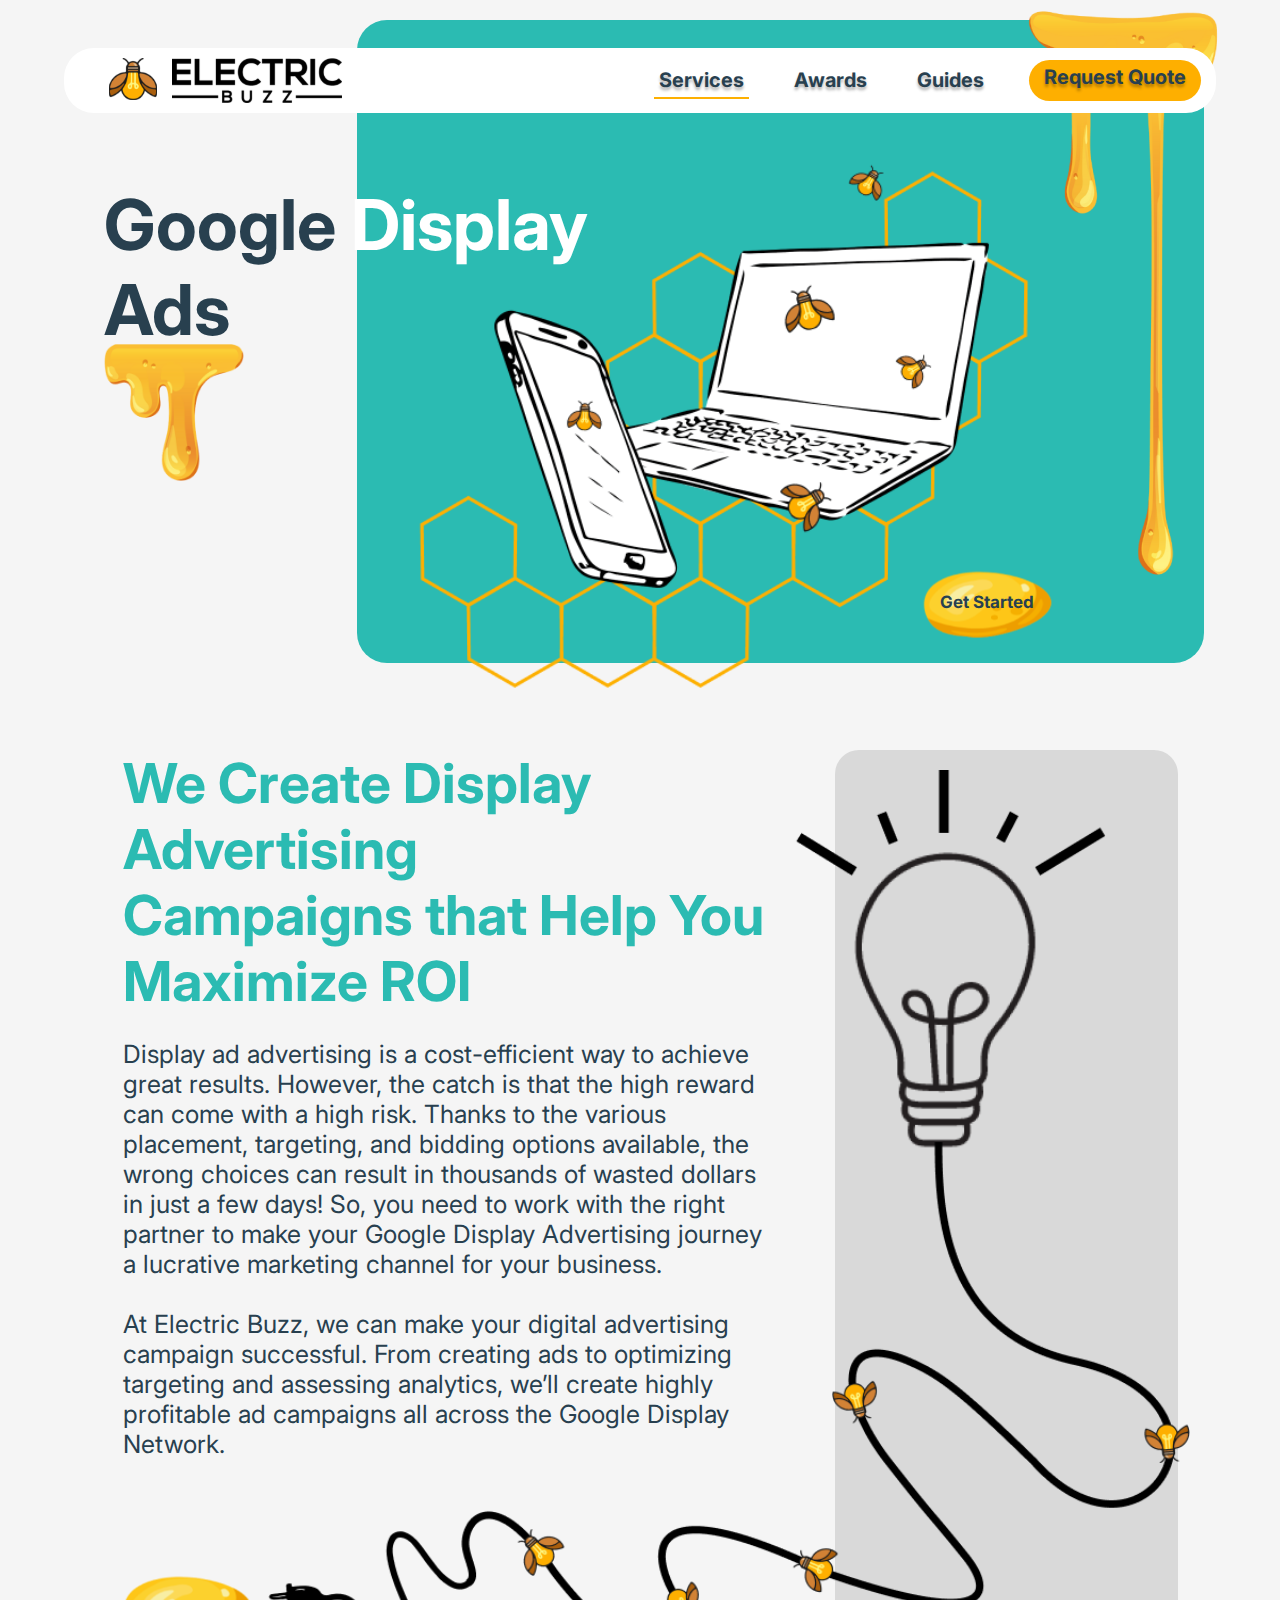
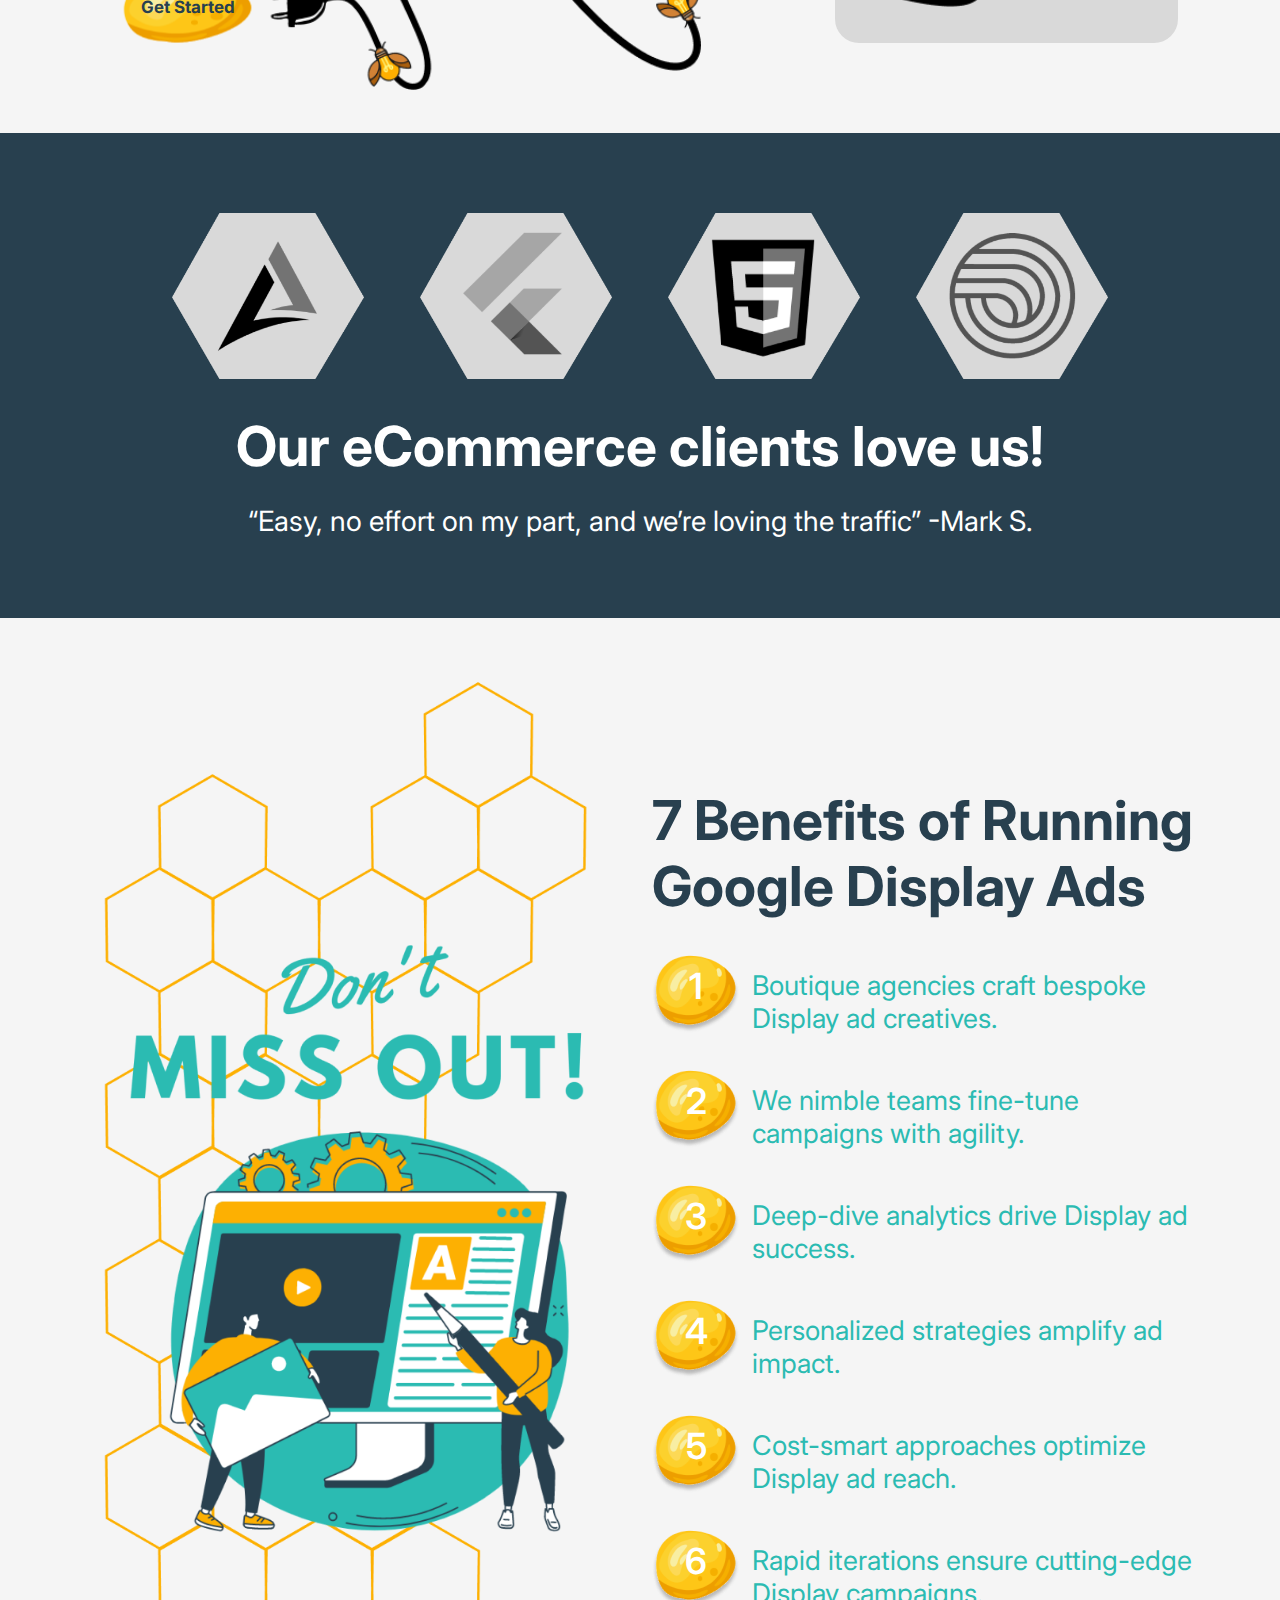
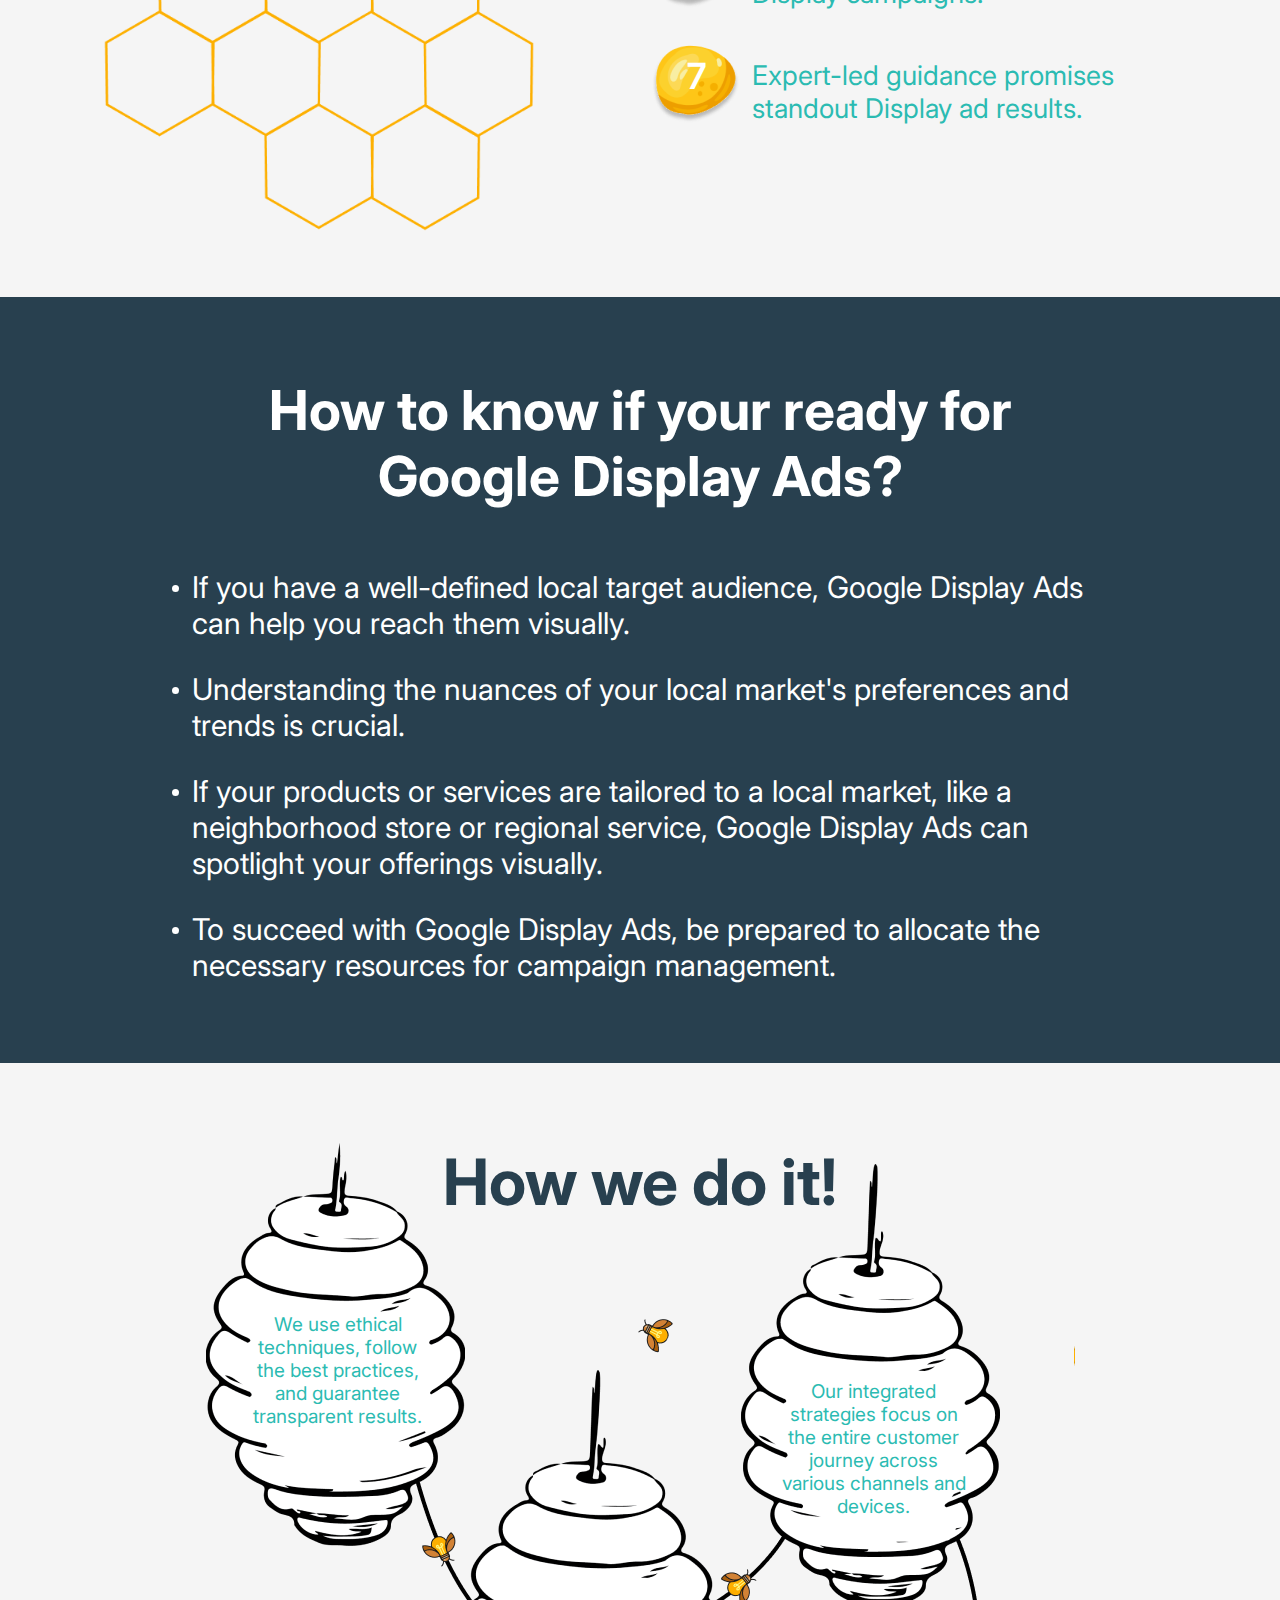
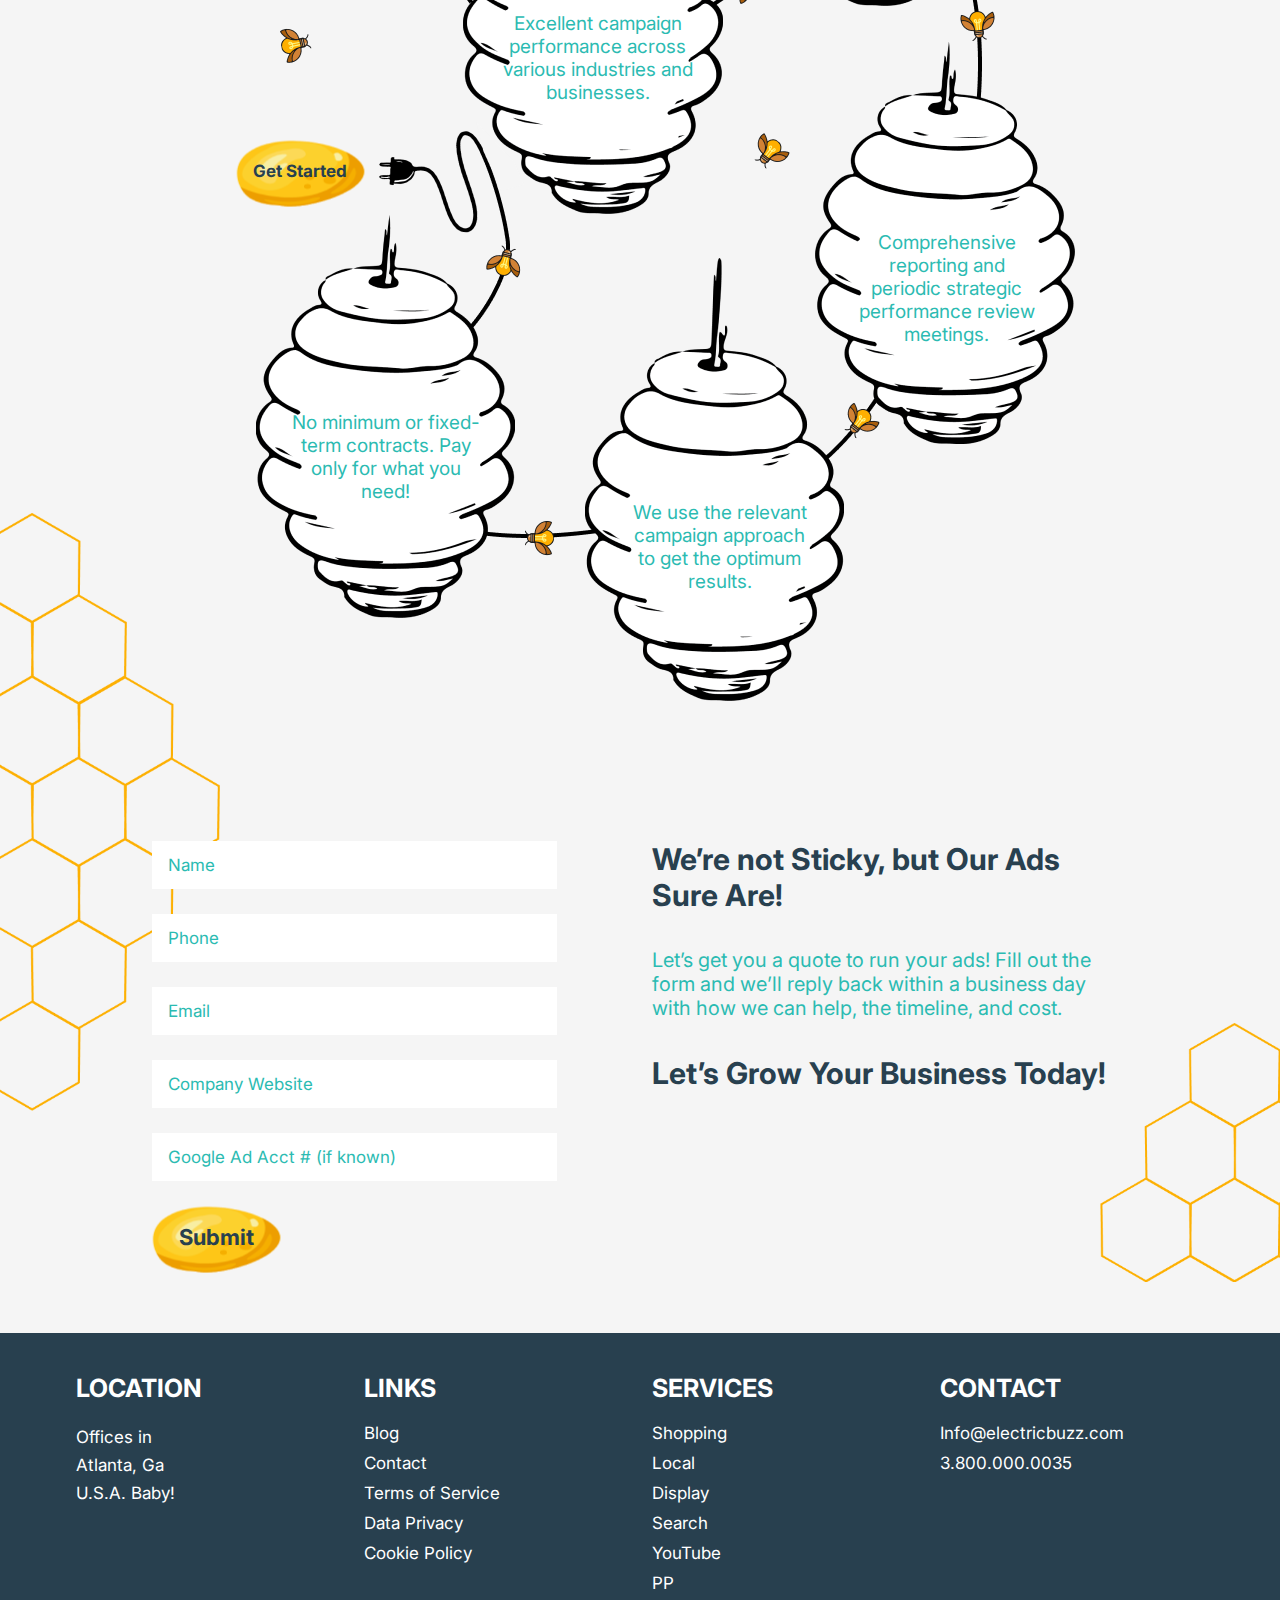
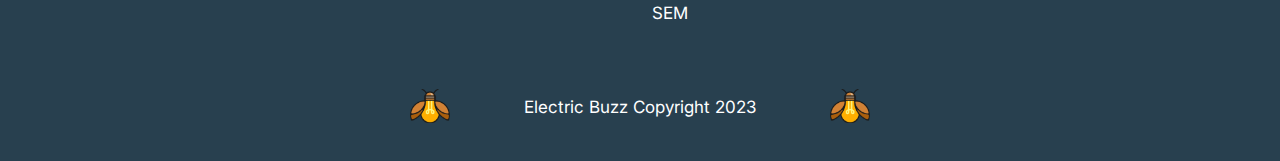
<file: google-display-ads.html>
<!DOCTYPE html>
<html lang="en">

    <head>
        <meta charset="UTF-8">
        <meta name="viewport" content="width=device-width, initial-scale=1.0">
        <title>Electric Buzz</title>
        <link rel="shortcut icon" type="image/png" href="./assets/images/favicon.ico"/>  
        <link rel="preconnect" href="https://fonts.googleapis.com">
        <link rel="preconnect" href="https://fonts.gstatic.com" crossorigin>
        <link href="https://fonts.googleapis.com/css2?family=Inter:wght@100;200;300;400;500;600;700;800;900&display=swap" rel="stylesheet">
        <link rel="stylesheet" href="./assets/css/bootstrap.min.css">
        <link rel="stylesheet" href="./assets/css/font-awesome.min.css">
        <link rel="stylesheet" href="./assets/css/style.css">
    </head>
    <body>
        <header class="myHeader">
            <div class="navigation-wrap">
                <div class="container sml-container">
                    <div class="row">
                        <nav
                            class=" col-md-12 navbar navbar-expand-lg navbar-dark">
                            <div class="nav-container">
                                <a class="navbar-brand fw-bold" href="index.html"><img
                                        src="./assets/images/logo.svg"
                                        alt="logo"></a>
                                <button class="navbar-toggler" type="button"
                                    data-bs-toggle="collapse"
                                    data-bs-target="#navbarSupportedContent"
                                    aria-controls="navbarSupportedContent"
                                    aria-expanded="false"
                                    aria-label="Toggle navigation">
                                    <span class="navbar-toggler-icon"></span>
                                </button>
                                <div class="collapse navbar-collapse"
                                    id="navbarSupportedContent">
                                    <div class="navbar-outer">
                                        <ul class="navbar-nav ">
                                            <li class="nav-item dropdown">
                                                <a class="nav-link active"
                                                    aria-current="page"
                                                    href="#">Services</a>
                                                    <span class="navbar-toggler-icon"></span>
                                                    <ul class="dropdown-menu" aria-labelledby="navbarDropdown">
                                                        <li class="nav-item">
                                                            <a class="nav-link" href="google-shopping-ads.html">Google Shopping Ads</a>
                                                        </li>
                                                        <li class="nav-item">
                                                            <a class="nav-link" href="local-google-ads.html">Local Google Ads</a>
                                                        </li>
                                                        <li class="nav-item">
                                                            <a class="nav-link" href="google-display-ads.html">Google Display Ads</a>
                                                        </li>
                                                        <li class="nav-item">
                                                            <a class="nav-link" href="google-search-ads.html">Google Search Ads</a>
                                                        </li>
                                                        <li class="nav-item">
                                                            <a class="nav-link" href="youtube-ads.html">YouTube Ads</a>
                                                        </li>
                                                    </ul>
                                            </li>
                                            <li class="nav-item">
                                                <a class="nav-link" href="awards.html">Awards</a>
                                            </li>
                                            <li class="nav-item">
                                                <a class="nav-link"
                                                    href="guides.html">Guides</a>
                                            </li>
                                        </ul>
                                        <a class="req-btn" href="contact.html">Request Quote</a>
                                </div>
                            </div>
                            </div>
                        </div>
                    </div>
                </div>
            </header>
            <section class="banner-wrp service3-bnr ">
                <div class="container sml-container">
                    <div class="row bnr-row">
                        <div class="col-md-3 bnr-left">
                            <div class="bnr-caption" >
                                <h1>Google <span class="white-txt">Display</span><br>Ads </h1>
                            </div>
                        </div>
                            <div class="col-md-9 bnr-right">
                            <div class="bnr-bg-col" >
                                <img src="./assets/images/service3-bnr-img.png" alt="">
                                <a class="getstart-btn" href="#getstarted-form">Get Started</a>
                            </div>
                        </div>
                    </div>
                </div>
            </section>
            <section class="serv-sect1-wrp gogle-siplay-page">
                <div class="container sml-container">
                    <div class=" serv-sect1-row row">
                        <div class="col-md-8  ">
                              <div class=" serv-sect1-col1 ">
                                <h2>We Create Display<br> Advertising <br>Campaigns that Help You Maximize ROI</h2>
                                <p>Display ad advertising is a cost-efficient way to achieve great results. However, the catch is that the high reward can come with a high risk. Thanks to the various placement, 
                                    targeting, and bidding options available, the wrong choices can result in thousands of wasted dollars in just a few days! So, you need to work with the right partner to make your Google Display Advertising journey a lucrative marketing channel for your business.<br> <br>

                                    At Electric Buzz, we can make your digital advertising campaign successful. From creating ads to optimizing targeting and assessing analytics, we’ll create highly profitable ad campaigns all across the Google Display Network.</p>
                                    <a class="serv-sect1-wrp-btn" href="#getstarted-form">Get Started</a>
                                </div>
                            </div>
                                <div class="col-md-4  ">
                                    <div class=" serv-sect1-col2">
                                        <img  class="desktop-only" src="./assets/images/google-display-ads-serv-sect1-img.png" alt="">
                                        <img  class="desktop-only hover-img" src="./assets/images/google-display-ads-serv-sect1-img-hover.png" alt="">
                                        <img class="mobile-only" src="./assets/images/serv-sect1-img-mobile.png" alt="">
                                    </div>
                                </div>
                        </div>
                    </div>
                    </div>
                </div>
            </section>
            <section class="serv-sect2-wrp">
                <div class="container sml-container">
                    <div class=" serv-sect2-row row">
                        <div class="col-md-10 text-center m-auto">
                              <div class=" serv-sect1-col1">
                                <ul>
                                    <li><img src="./assets/images/serv-sect2-img1.png" alt=""></li>
                                    <li><img src="./assets/images/serv-sect2-img2.png" alt=""></li>
                                    <li><img src="./assets/images/serv-sect2-img3.png" alt=""></li>
                                    <li><img src="./assets/images/serv-sect2-img4.png" alt=""></li>
                                </ul>
                                <h2>Our eCommerce clients love us!</h2>
                                <p>“Easy, no effort on my part, and we’re loving the traffic”
                                    -Mark S.</p>
                                </div>
                            </div>
                        </div>
                    </div>
                    </div>
                </div>
            </section>
            <section class="serv-sect3-wrp">
                <div class="container sml-container">
                    <div class=" serv-sect3-row row">
                        <div class="col-md-6 ">
                              <div class=" serv-sect3-col1">
                                 <img class="desktop-only" src="./assets/images/serv-sect3-img3.png" alt=""> 
                                 <img class="mobile-only" src="./assets/images/serv-sect3-img-mobile.png" alt=""> 
                                
                                </div>
                            </div>
                            <div class="col-md-6 ">
                            <div class=" serv-sect3-col2">
                                <h2>7 Benefits of Running Google Display Ads</h2>
                               <ul>
                                <li><span class="list-no">1</span>Boutique agencies craft bespoke Display ad creatives.</li>
                                <li><span class="list-no">2</span>We nimble teams fine-tune campaigns with agility.</li>
                                <li><span class="list-no">3</span>Deep-dive analytics drive Display ad success.</li>
                                <li><span class="list-no">4</span>Personalized strategies amplify ad impact.</li>
                                <li><span class="list-no">5</span>Cost-smart approaches optimize Display ad reach.</li>
                                <li><span class="list-no">6</span>Rapid iterations ensure cutting-edge Display campaigns.</li>
                                <li><span class="list-no">7</span>Expert-led guidance promises standout Display ad results.</li>
                               </ul>
                                </div>
                            </div>
                        </div>
                        </div>
                    </div>
                    </div>
                </div>
            </section>
            <section class="serv-sect4-wrp">
                <div class="container sml-container">
                    <div class=" serv-sect4-row row">
                        <div class="col-md-10 text-center m-auto">
                              <div class=" serv-sect4-col1">
                                <h2>How to know if your ready for <br>
                                    Google Display Ads?
                                    
                                    
                                    </h2>
                                <ul>
                                    <li>If you have a well-defined local target audience, Google Display Ads can help you reach them visually.</li>

                                    <li>Understanding the nuances of your local market's preferences and trends is crucial.</li>

                                    <li>If your products or services are tailored to a local market, like a neighborhood store or regional service, Google Display Ads can spotlight your offerings visually.</li>

                                    <li>To succeed with Google Display Ads, be prepared to allocate the necessary resources for campaign management.</li>
                                </ul>
                                </div>
                            </div>
                        </div>
                    </div>
                    </div>
                </div>
            </section>
            <section class="how-do-wrp">
                <div class="container sml-container">
                    <div class=" how-do-row row">
                        <div class="col-md-12 text-center ">
                                <div class="how-do-outer">
                                    <h2>How we do it!</h2>
                                    <div class="how-do-box textcol1">
                                        <p>We use ethical techniques, follow the best practices, and guarantee transparent results.</p>
                                    </div>
                                    <div class="how-do-box textcol2">
                                        <p>Our integrated strategies focus on the entire customer journey across various channels  and devices.</p>
                                    </div>
                                    <div class="how-do-box textcol3">
                                        <p>Excellent campaign performance across various industries and businesses.</p>
                                    </div>
                                    <div class="how-do-box textcol4">
                                        <p>Comprehensive reporting and periodic strategic performance review meetings.</p>
                                    </div>
                                    <div class="how-do-box textcol5">
                                        <p>No minimum or fixed-term contracts. Pay only for what you need!</p>
                                    </div>
                                    <div class="how-do-box textcol6">
                                        <p>We use the relevant campaign approach to get the optimum results.</p>
                                    </div>
                                    <a class="how-do-btn" href="#getstarted-form">Get Started</a>
                                </div>
                            </div>
                        </div>
                    </div>
                    </div>
                </div>
            </section>
           
            <section class="sect8-wrp" id="getstarted-form">
                <div class="container sml-container">
                    <div class="row sect8-wrp-row">
                        <div class="col-md-6 sect8-col1">
                            <form>
                                <div class="form-group">
                                    <input type="text" class="form-control" placeholder="Name">
                                </div>
                                <div class="form-group">
                                    <input type="text" class="form-control" placeholder="Phone">
                                </div>
                                <div class="form-group">
                                    <input type="text" class="form-control" placeholder="Email">
                                </div>
                                <div class="form-group">
                                    <input type="text" class="form-control" placeholder="Company Website">
                                </div>
                                <div class="form-group">
                                    <input type="text" class="form-control" placeholder="Google Ad Acct # (if known)">
                                </div>
                                <input type="button" class="submit-btn"  value="Submit">
                            </form>
                        </div>
                        <div class="col-md-6 sect8-col2">
                            <h2>We’re not Sticky, but Our Ads Sure Are!</h2>
                           <p>Let’s get you a quote to run your ads! 
                            Fill out the form and we’ll reply back within a business day with how we can help, the timeline, and cost.</p>
                            <h2>Let’s Grow Your Business Today!</h2>
                        </div>
                       
                    </div>
                </div>
            </section>
            <footer class="footer-wrp">
                <div class="container">
                    <div class="row ftr-wrp-row">
                        <div class="col-md-3 ftr-col1">
                            <a href="#" class="ftr-logo"> <img class="mobile-only" src="./assets/images/footer-logo.png" alt=""> </a>
                            <h3>LOCATION</h3>
                            <p>Offices in <br> 
                                Atlanta, Ga<br> 
                                U.S.A. Baby!</p>
                        </div>
                        <div class="col-md-3 ftr-col2">
                            <h3>LINKS</h3>
                            <ul>
                                <li><a href="#">Blog</a></li>
                                <li><a href="#">Contact</a></li>
                                <li><a href="#">Terms of Service</a></li>
                                <li><a href="#">Data Privacy</a></li>
                                <li><a href="#">Cookie Policy</a></li>
                            </ul>
                        </div>
                        <div class="col-md-3 ftr-col2">
                            <h3>SERVICES</h3>
                            <ul>
                                <li><a href="#">Shopping</a></li>
                                <li><a href="#">Local</a></li>
                                <li><a href="#">Display</a></li>
                                <li><a href="#">Search</a></li>
                                <li><a href="#">YouTube</a></li>
                                <li><a href="#">PP</a></li>
                                <li><a href="#">SEM</a></li>
                            </ul>
                        </div>
                        <div class="col-md-3 ftr-col2">
                            <h3>CONTACT</h3>
                            <ul>
                                <li><a href="mailto:Info@electricbuzz.com">Info@electricbuzz.com</a></li>
                                <li><a href="callto:18009614735">3.800.000.0035</a></li>
                            </ul>
                        </div>
                    </div>
                    <div class="row copyright-wrp-row">
                        <div class="col-md-4 copyright-col1 m-auto">
                            <p>Electric Buzz Copyright 2023</p>
                        </div>
                </div>
                </div>
            </footer>

           


        <script src="./assets/js/bootstrap.min.js"></script>
        <script src="./assets/js/jquery-3.7.0.min.js"></script>
        <script src="./assets/js/popper.min.js"></script>
        <script src="./assets/js/custom.js"></script>
    </body>

</html>
</file>
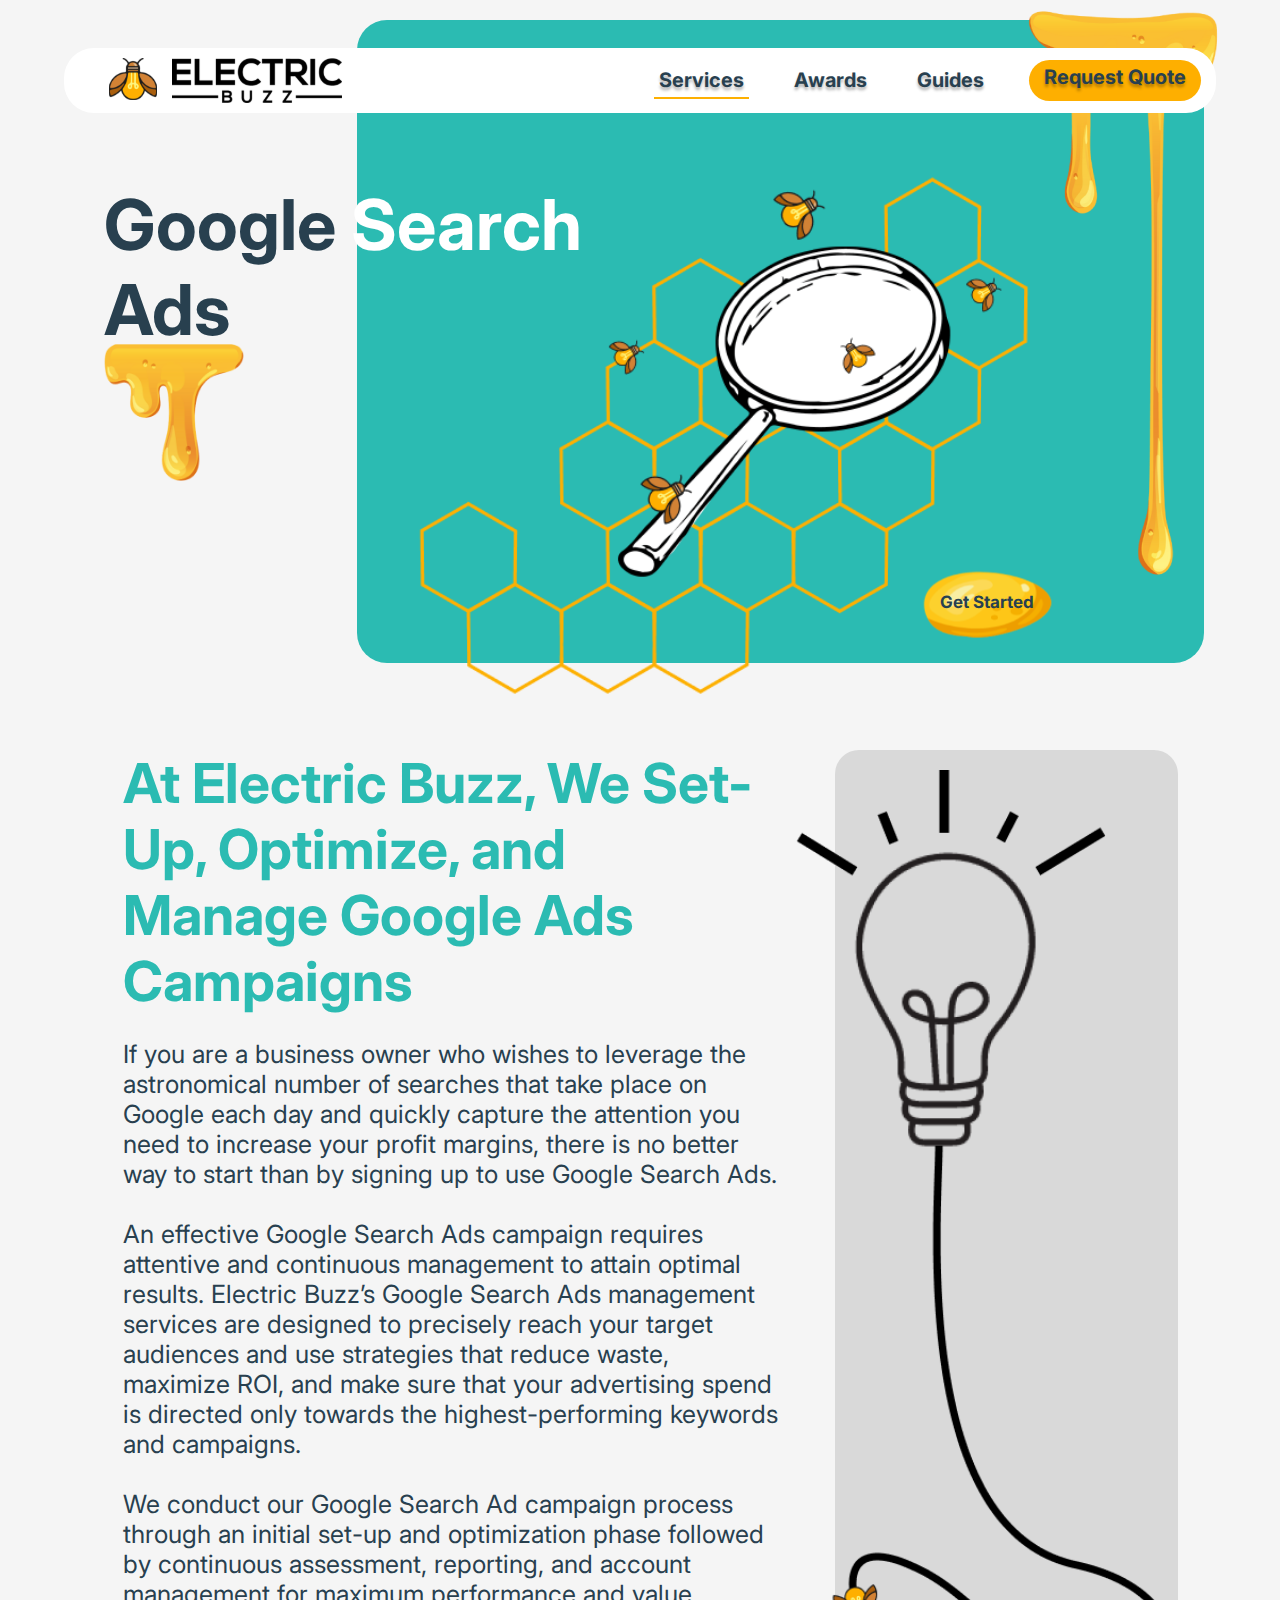
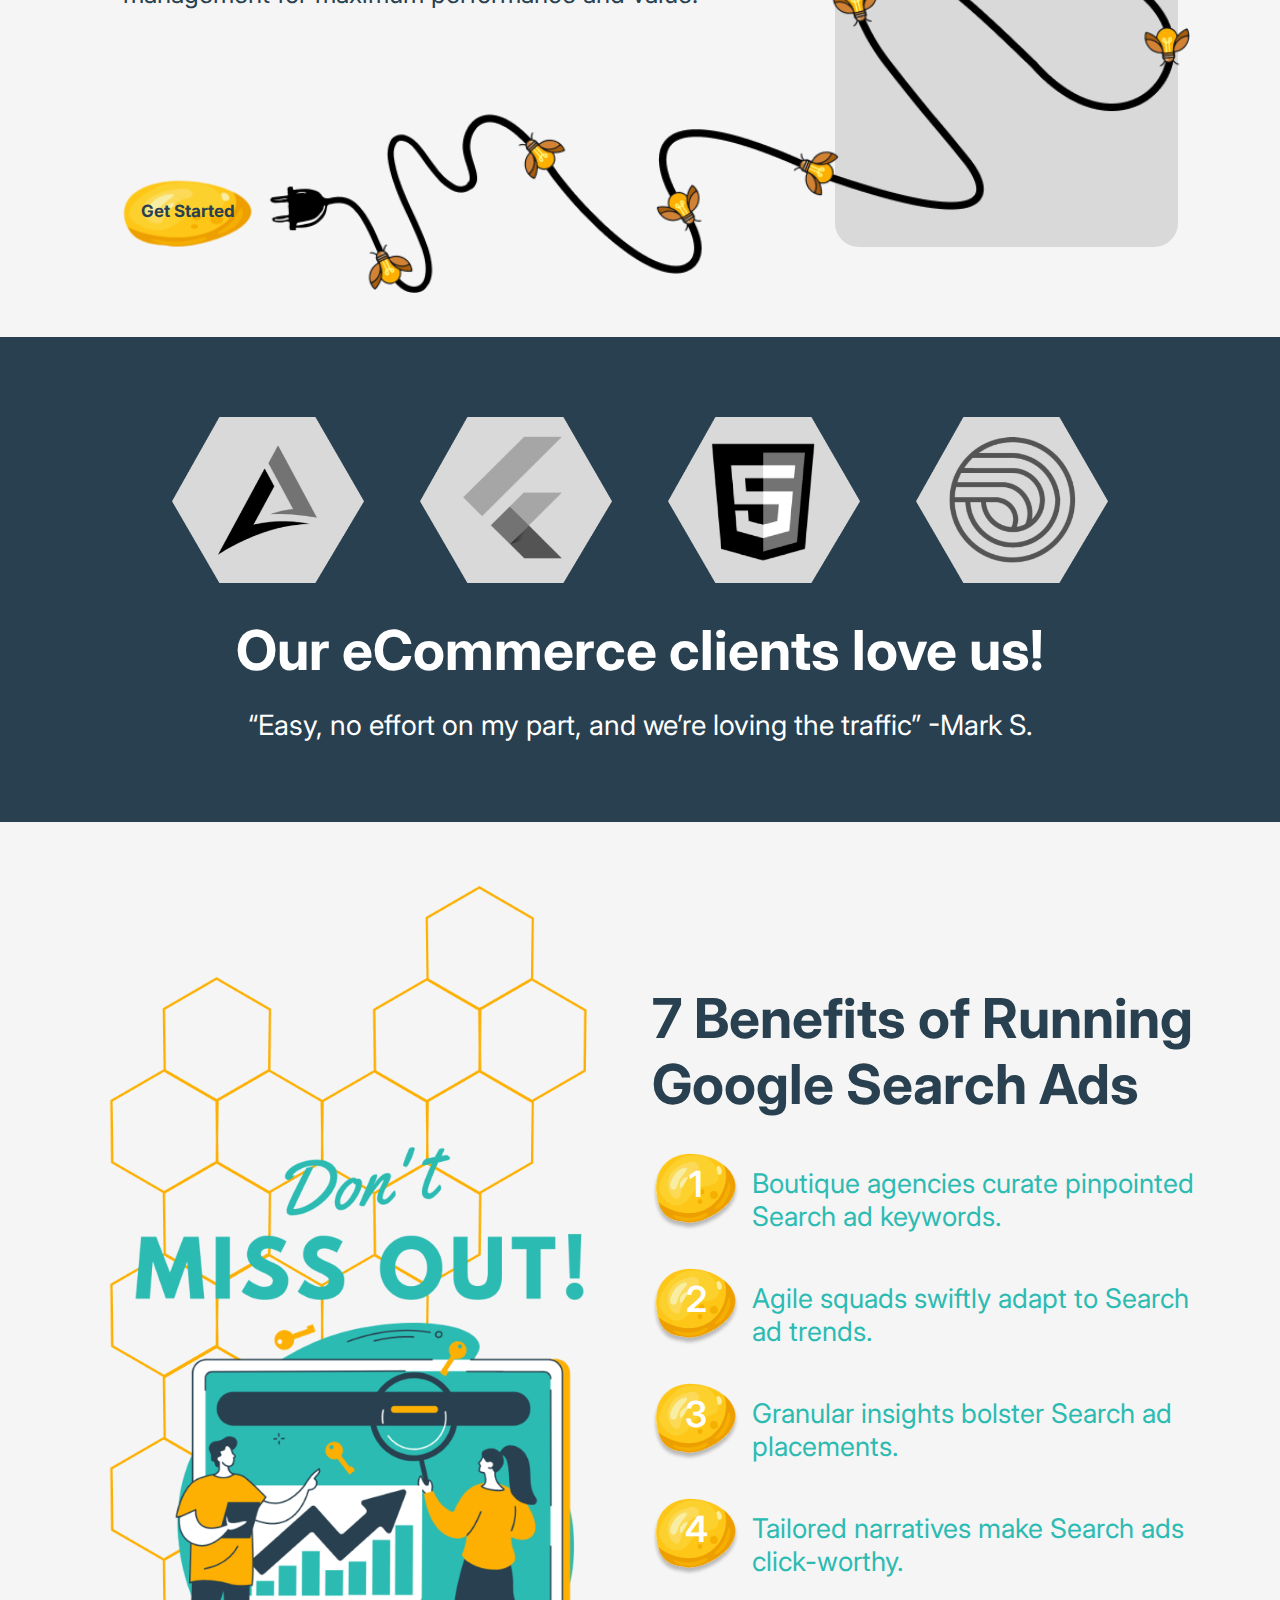
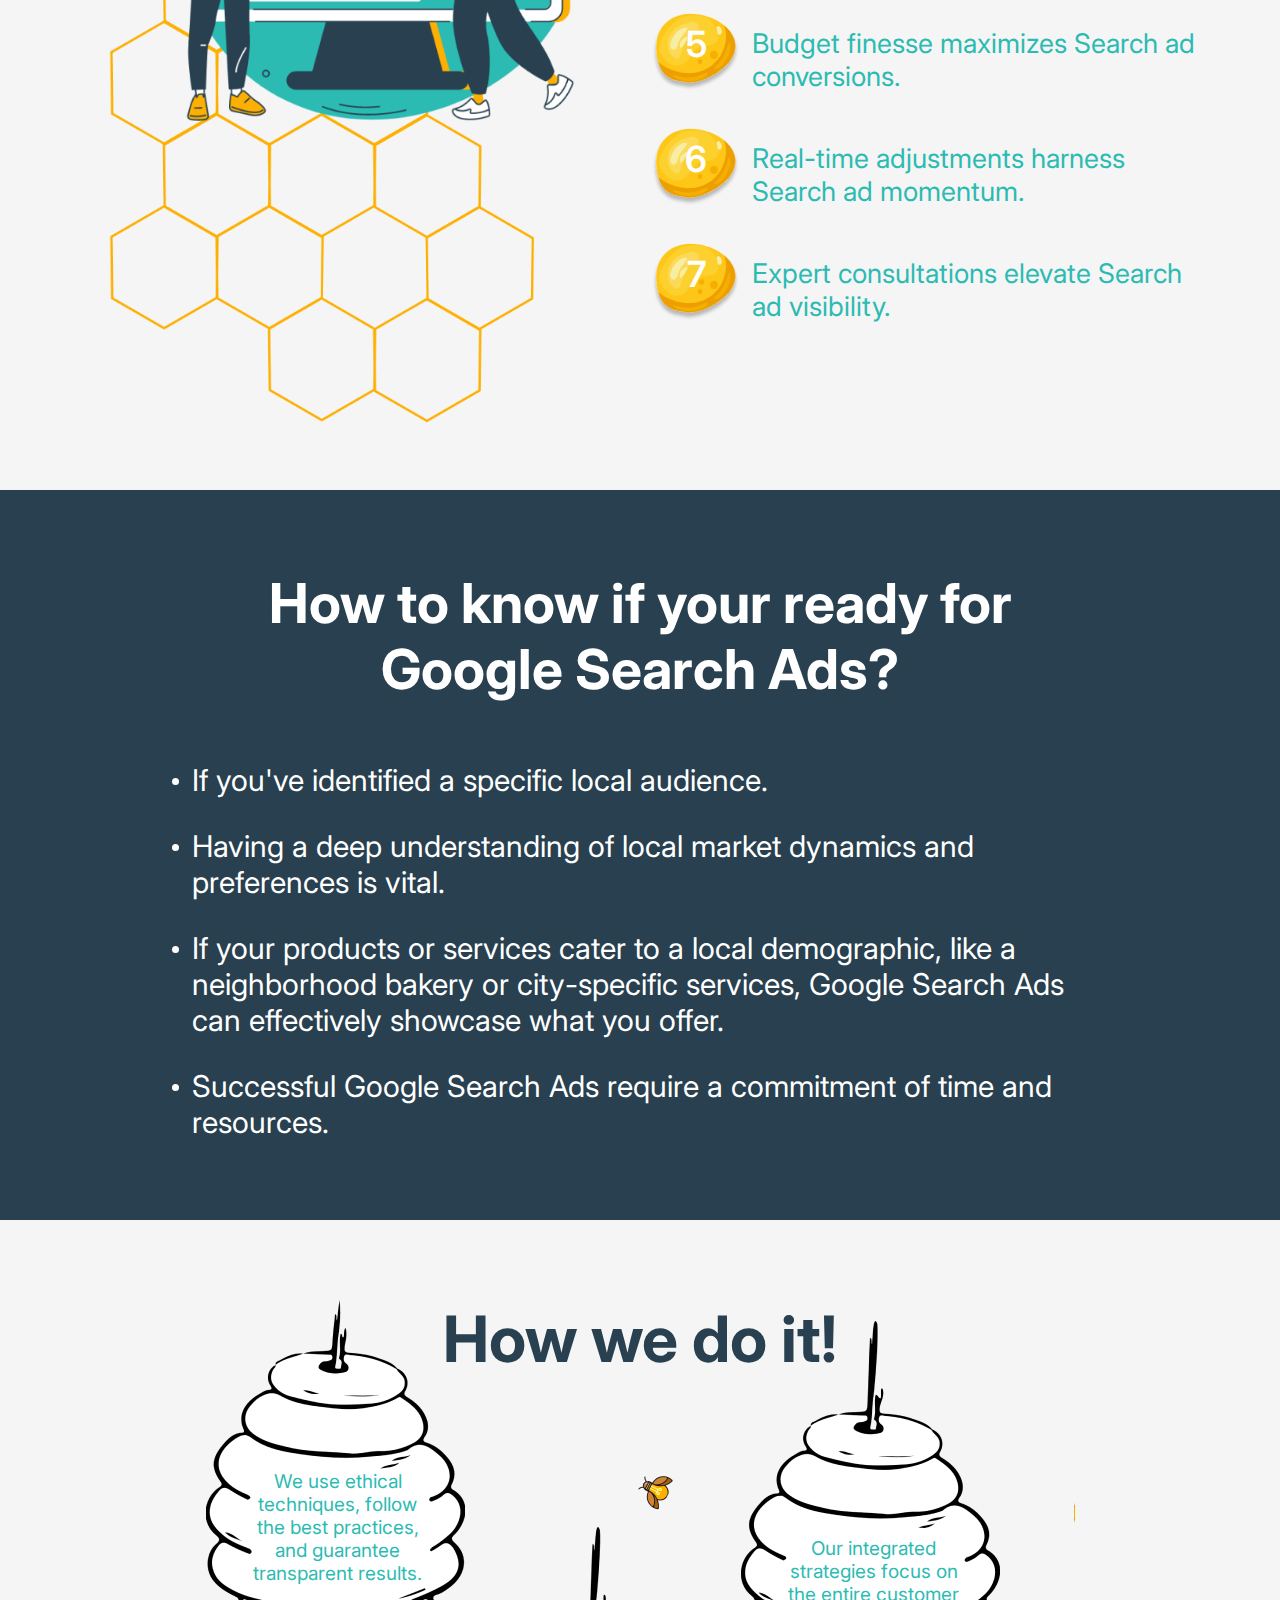
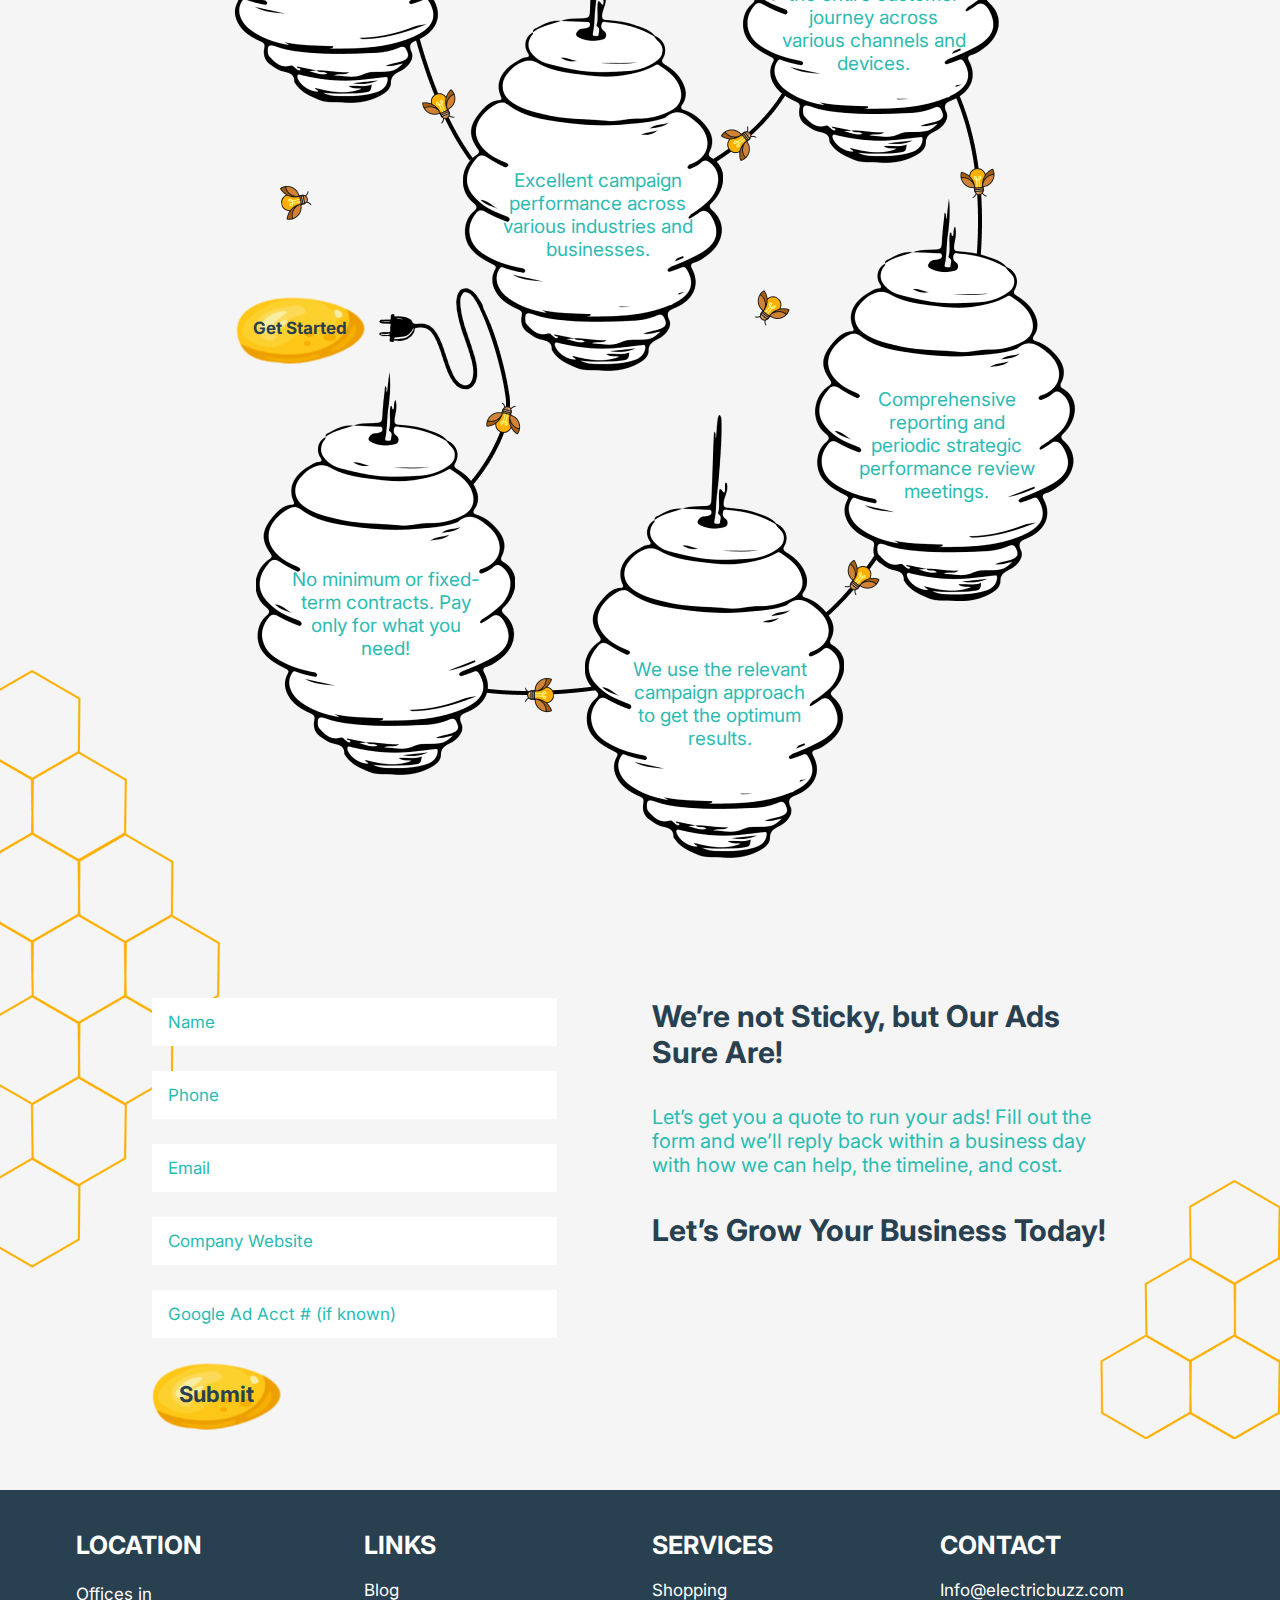
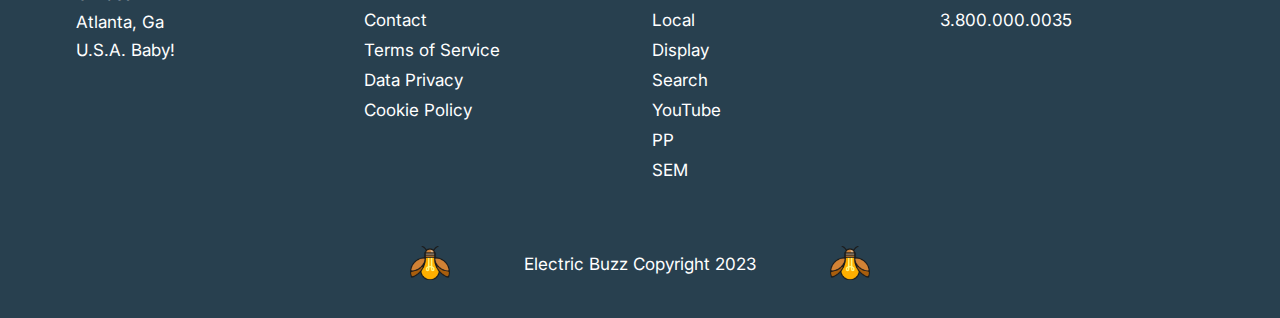
<file: google-search-ads.html>
<!DOCTYPE html>
<html lang="en">

    <head>
        <meta charset="UTF-8">
        <meta name="viewport" content="width=device-width, initial-scale=1.0">
        <title>Electric Buzz</title>
        <link rel="shortcut icon" type="image/png" href="./assets/images/favicon.ico"/>  
        <link rel="preconnect" href="https://fonts.googleapis.com">
        <link rel="preconnect" href="https://fonts.gstatic.com" crossorigin>
        <link href="https://fonts.googleapis.com/css2?family=Inter:wght@100;200;300;400;500;600;700;800;900&display=swap" rel="stylesheet">
        <link rel="stylesheet" href="./assets/css/bootstrap.min.css">
        <link rel="stylesheet" href="./assets/css/font-awesome.min.css">
        <link rel="stylesheet" href="./assets/css/style.css">
    </head>
    <body>
        <header class="myHeader">
            <div class="navigation-wrap">
                <div class="container sml-container">
                    <div class="row">
                        <nav
                            class=" col-md-12 navbar navbar-expand-lg navbar-dark">
                            <div class="nav-container">
                                <a class="navbar-brand fw-bold" href="index.html"><img
                                        src="./assets/images/logo.svg"
                                        alt="logo"></a>
                                <button class="navbar-toggler" type="button"
                                    data-bs-toggle="collapse"
                                    data-bs-target="#navbarSupportedContent"
                                    aria-controls="navbarSupportedContent"
                                    aria-expanded="false"
                                    aria-label="Toggle navigation">
                                    <span class="navbar-toggler-icon"></span>
                                </button>
                                <div class="collapse navbar-collapse"
                                    id="navbarSupportedContent">
                                    <div class="navbar-outer">
                                        <ul class="navbar-nav ">
                                            <li class="nav-item dropdown">
                                                <a class="nav-link active"
                                                    aria-current="page"
                                                    href="#">Services</a>
                                                    <span class="navbar-toggler-icon"></span>
                                                    <ul class="dropdown-menu" aria-labelledby="navbarDropdown">
                                                        <li class="nav-item">
                                                            <a class="nav-link" href="google-shopping-ads.html">Google Shopping Ads</a>
                                                        </li>
                                                        <li class="nav-item">
                                                            <a class="nav-link" href="local-google-ads.html">Local Google Ads</a>
                                                        </li>
                                                        <li class="nav-item">
                                                            <a class="nav-link" href="google-display-ads.html">Google Display Ads</a>
                                                        </li>
                                                        <li class="nav-item">
                                                            <a class="nav-link" href="google-search-ads.html">Google Search Ads</a>
                                                        </li>
                                                        <li class="nav-item">
                                                            <a class="nav-link" href="youtube-ads.html">YouTube Ads</a>
                                                        </li>
                                                    </ul>
                                            </li>
                                            <li class="nav-item">
                                                <a class="nav-link" href="awards.html">Awards</a>
                                            </li>
                                            <li class="nav-item">
                                                <a class="nav-link"
                                                    href="guides.html">Guides</a>
                                            </li>
                                        </ul>
                                        <a class="req-btn" href="contact.html">Request Quote</a>
                                </div>
                            </div>
                            </div>
                        </div>
                    </div>
                </div>
            </header>
            <section class="banner-wrp service4-bnr ">
                <div class="container sml-container">
                    <div class="row bnr-row">
                        <div class="col-md-3 bnr-left">
                            <div class="bnr-caption" >
                                <h1>Google <span class="white-txt">Search</span><br>Ads </h1>
                            </div>
                        </div>
                            <div class="col-md-9 bnr-right">
                            <div class="bnr-bg-col" >
                                <img src="./assets/images/service4-bnr-img.png" alt="">
                                <a class="getstart-btn" href="#getstarted-form">Get Started</a>
                            </div>
                        </div>
                    </div>
                </div>
            </section>
            <section class="serv-sect1-wrp gogle-search-page">
                <div class="container sml-container">
                    <div class=" serv-sect1-row row">
                        <div class="col-md-8  ">
                              <div class=" serv-sect1-col1 ">
                                <h2>At Electric Buzz, We Set-Up, Optimize, and Manage Google Ads Campaigns</h2>
                                <p>If you are a business owner who wishes to leverage the astronomical number of searches that take place on Google each day and quickly capture the attention you need to increase your profit margins, there is no better way to start than by signing up to use Google Search Ads. <br><br>

                                    An effective Google Search Ads campaign requires attentive and continuous management to attain optimal results. Electric Buzz’s Google Search Ads management services are designed to precisely reach your target audiences and use strategies that reduce waste, maximize ROI, and make sure that your advertising spend is directed only towards the highest-performing keywords and campaigns. <br><br>
                                    
                                    We conduct our Google Search Ad campaign process through an initial set-up and optimization phase followed by continuous assessment, reporting, and account management for maximum performance and value.</p>
                                    <a class="serv-sect1-wrp-btn" href="#getstarted-form">Get Started</a>
                                </div>
                            </div>
                                <div class="col-md-4  ">
                                    <div class=" serv-sect1-col2">
                                        <img  class="desktop-only" src="./assets/images/google-search-ads-serv-sect1-img.png" alt="">
                                        <img  class="desktop-only hover-img" src="./assets/images/google-search-ads-serv-sect1-img-hover.png" alt="">
                                        <img class="mobile-only" src="./assets/images/serv-sect1-img-mobile.png" alt="">
                                    </div>
                                </div>
                        </div>
                    </div>
                    </div>
                </div>
            </section>
            <section class="serv-sect2-wrp">
                <div class="container sml-container">
                    <div class=" serv-sect2-row row">
                        <div class="col-md-10 text-center m-auto">
                              <div class=" serv-sect1-col1">
                                <ul>
                                    <li><img src="./assets/images/serv-sect2-img1.png" alt=""></li>
                                    <li><img src="./assets/images/serv-sect2-img2.png" alt=""></li>
                                    <li><img src="./assets/images/serv-sect2-img3.png" alt=""></li>
                                    <li><img src="./assets/images/serv-sect2-img4.png" alt=""></li>
                                </ul>
                                <h2>Our eCommerce clients love us!</h2>
                                <p>“Easy, no effort on my part, and we’re loving the traffic”
                                    -Mark S.</p>
                                </div>
                            </div>
                        </div>
                    </div>
                    </div>
                </div>
            </section>
            <section class="serv-sect3-wrp">
                <div class="container sml-container">
                    <div class=" serv-sect3-row row">
                        <div class="col-md-6 ">
                              <div class=" serv-sect3-col1">
                                 <img class="desktop-only" src="./assets/images/serv-sect3-img4.png" alt=""> 
                                 <img class="mobile-only" src="./assets/images/serv-sect3-img-mobile.png" alt=""> 
                                
                                </div>
                            </div>
                            <div class="col-md-6 ">
                            <div class=" serv-sect3-col2">
                                <h2>7 Benefits of Running Google Search Ads</h2>
                               <ul>
                                <li><span class="list-no">1</span>Boutique agencies curate pinpointed Search ad keywords.</li>
                                <li><span class="list-no">2</span>Agile squads swiftly adapt to Search ad trends.</li>
                                <li><span class="list-no">3</span>Granular insights bolster Search ad placements.</li>
                                <li><span class="list-no">4</span>Tailored narratives make Search ads click-worthy.</li>
                                <li><span class="list-no">5</span>Budget finesse maximizes Search ad conversions.</li>
                                <li><span class="list-no">6</span>Real-time adjustments harness Search ad momentum.</li>
                                <li><span class="list-no">7</span>Expert consultations elevate Search ad visibility.</li>
                               </ul>
                                </div>
                            </div>
                        </div>
                        </div>
                    </div>
                    </div>
                </div>
            </section>
            <section class="serv-sect4-wrp">
                <div class="container sml-container">
                    <div class=" serv-sect4-row row">
                        <div class="col-md-10 text-center m-auto">
                              <div class=" serv-sect4-col1">
                                <h2>How to know if your ready for <br>
                                    Google Search Ads?
                                    
                                    
                                    
                                    </h2>
                                <ul>
                                    <li>If you've identified a specific local audience.</li>

                                    <li>Having a deep understanding of local market dynamics and preferences is vital.</li>

                                    <li>If your products or services cater to a local demographic, like a neighborhood bakery or city-specific services, Google Search Ads can effectively showcase what you offer.</li>

                                    <li>Successful Google Search Ads require a commitment of time and resources.</li>
                                </ul>
                                </div>
                            </div>
                        </div>
                    </div>
                    </div>
                </div>
            </section>
            <section class="how-do-wrp">
                <div class="container sml-container">
                    <div class=" how-do-row row">
                        <div class="col-md-12 text-center ">
                                <div class="how-do-outer">
                                    <h2>How we do it!</h2>
                                    <div class="how-do-box textcol1">
                                        <p>We use ethical techniques, follow the best practices, and guarantee transparent results.</p>
                                    </div>
                                    <div class="how-do-box textcol2">
                                        <p>Our integrated strategies focus on the entire customer journey across various channels  and devices.</p>
                                    </div>
                                    <div class="how-do-box textcol3">
                                        <p>Excellent campaign performance across various industries and businesses.</p>
                                    </div>
                                    <div class="how-do-box textcol4">
                                        <p>Comprehensive reporting and periodic strategic performance review meetings.</p>
                                    </div>
                                    <div class="how-do-box textcol5">
                                        <p>No minimum or fixed-term contracts. Pay only for what you need!</p>
                                    </div>
                                    <div class="how-do-box textcol6">
                                        <p>We use the relevant campaign approach to get the optimum results.</p>
                                    </div>
                                    <a class="how-do-btn" href="#getstarted-form">Get Started</a>
                                </div>
                            </div>
                        </div>
                    </div>
                    </div>
                </div>
            </section>
           
            <section class="sect8-wrp" id="getstarted-form">
                <div class="container sml-container">
                    <div class="row sect8-wrp-row">
                        <div class="col-md-6 sect8-col1">
                            <form>
                                <div class="form-group">
                                    <input type="text" class="form-control" placeholder="Name">
                                </div>
                                <div class="form-group">
                                    <input type="text" class="form-control" placeholder="Phone">
                                </div>
                                <div class="form-group">
                                    <input type="text" class="form-control" placeholder="Email">
                                </div>
                                <div class="form-group">
                                    <input type="text" class="form-control" placeholder="Company Website">
                                </div>
                                <div class="form-group">
                                    <input type="text" class="form-control" placeholder="Google Ad Acct # (if known)">
                                </div>
                                <input type="button" class="submit-btn"  value="Submit">
                            </form>
                        </div>
                        <div class="col-md-6 sect8-col2">
                            <h2>We’re not Sticky, but Our Ads Sure Are!</h2>
                           <p>Let’s get you a quote to run your ads! 
                            Fill out the form and we’ll reply back within a business day with how we can help, the timeline, and cost.</p>
                            <h2>Let’s Grow Your Business Today!</h2>
                        </div>
                       
                    </div>
                </div>
            </section>
            <footer class="footer-wrp">
                <div class="container">
                    <div class="row ftr-wrp-row">
                        <div class="col-md-3 ftr-col1">
                            <a href="#" class="ftr-logo"> <img class="mobile-only" src="./assets/images/footer-logo.png" alt=""> </a>
                            <h3>LOCATION</h3>
                            <p>Offices in <br> 
                                Atlanta, Ga<br> 
                                U.S.A. Baby!</p>
                        </div>
                        <div class="col-md-3 ftr-col2">
                            <h3>LINKS</h3>
                            <ul>
                                <li><a href="#">Blog</a></li>
                                <li><a href="#">Contact</a></li>
                                <li><a href="#">Terms of Service</a></li>
                                <li><a href="#">Data Privacy</a></li>
                                <li><a href="#">Cookie Policy</a></li>
                            </ul>
                        </div>
                        <div class="col-md-3 ftr-col2">
                            <h3>SERVICES</h3>
                            <ul>
                                <li><a href="#">Shopping</a></li>
                                <li><a href="#">Local</a></li>
                                <li><a href="#">Display</a></li>
                                <li><a href="#">Search</a></li>
                                <li><a href="#">YouTube</a></li>
                                <li><a href="#">PP</a></li>
                                <li><a href="#">SEM</a></li>
                            </ul>
                        </div>
                        <div class="col-md-3 ftr-col2">
                            <h3>CONTACT</h3>
                            <ul>
                                <li><a href="mailto:Info@electricbuzz.com">Info@electricbuzz.com</a></li>
                                <li><a href="callto:18009614735">3.800.000.0035</a></li>
                            </ul>
                        </div>
                    </div>
                    <div class="row copyright-wrp-row">
                        <div class="col-md-4 copyright-col1 m-auto">
                            <p>Electric Buzz Copyright 2023</p>
                        </div>
                </div>
                </div>
            </footer>

           


        <script src="./assets/js/bootstrap.min.js"></script>
        <script src="./assets/js/jquery-3.7.0.min.js"></script>
        <script src="./assets/js/popper.min.js"></script>
        <script src="./assets/js/custom.js"></script>
    </body>

</html>
</file>
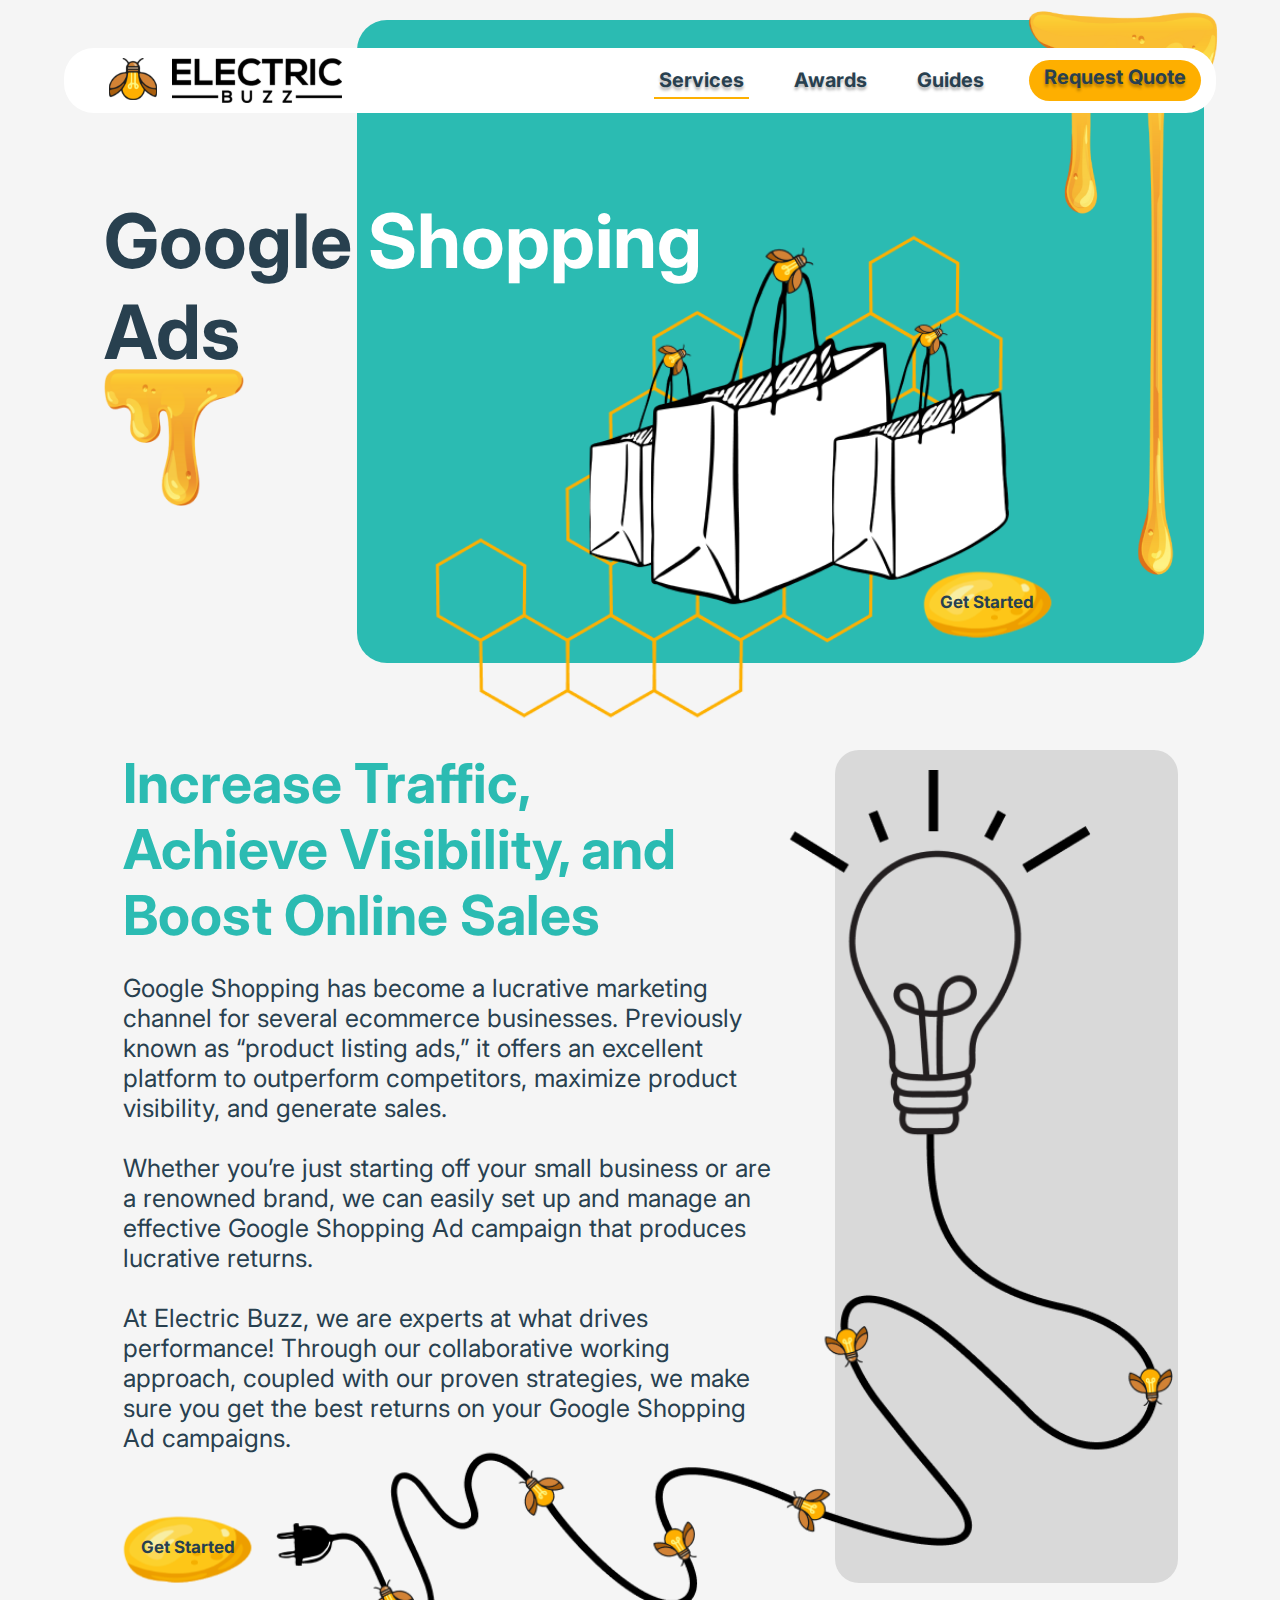
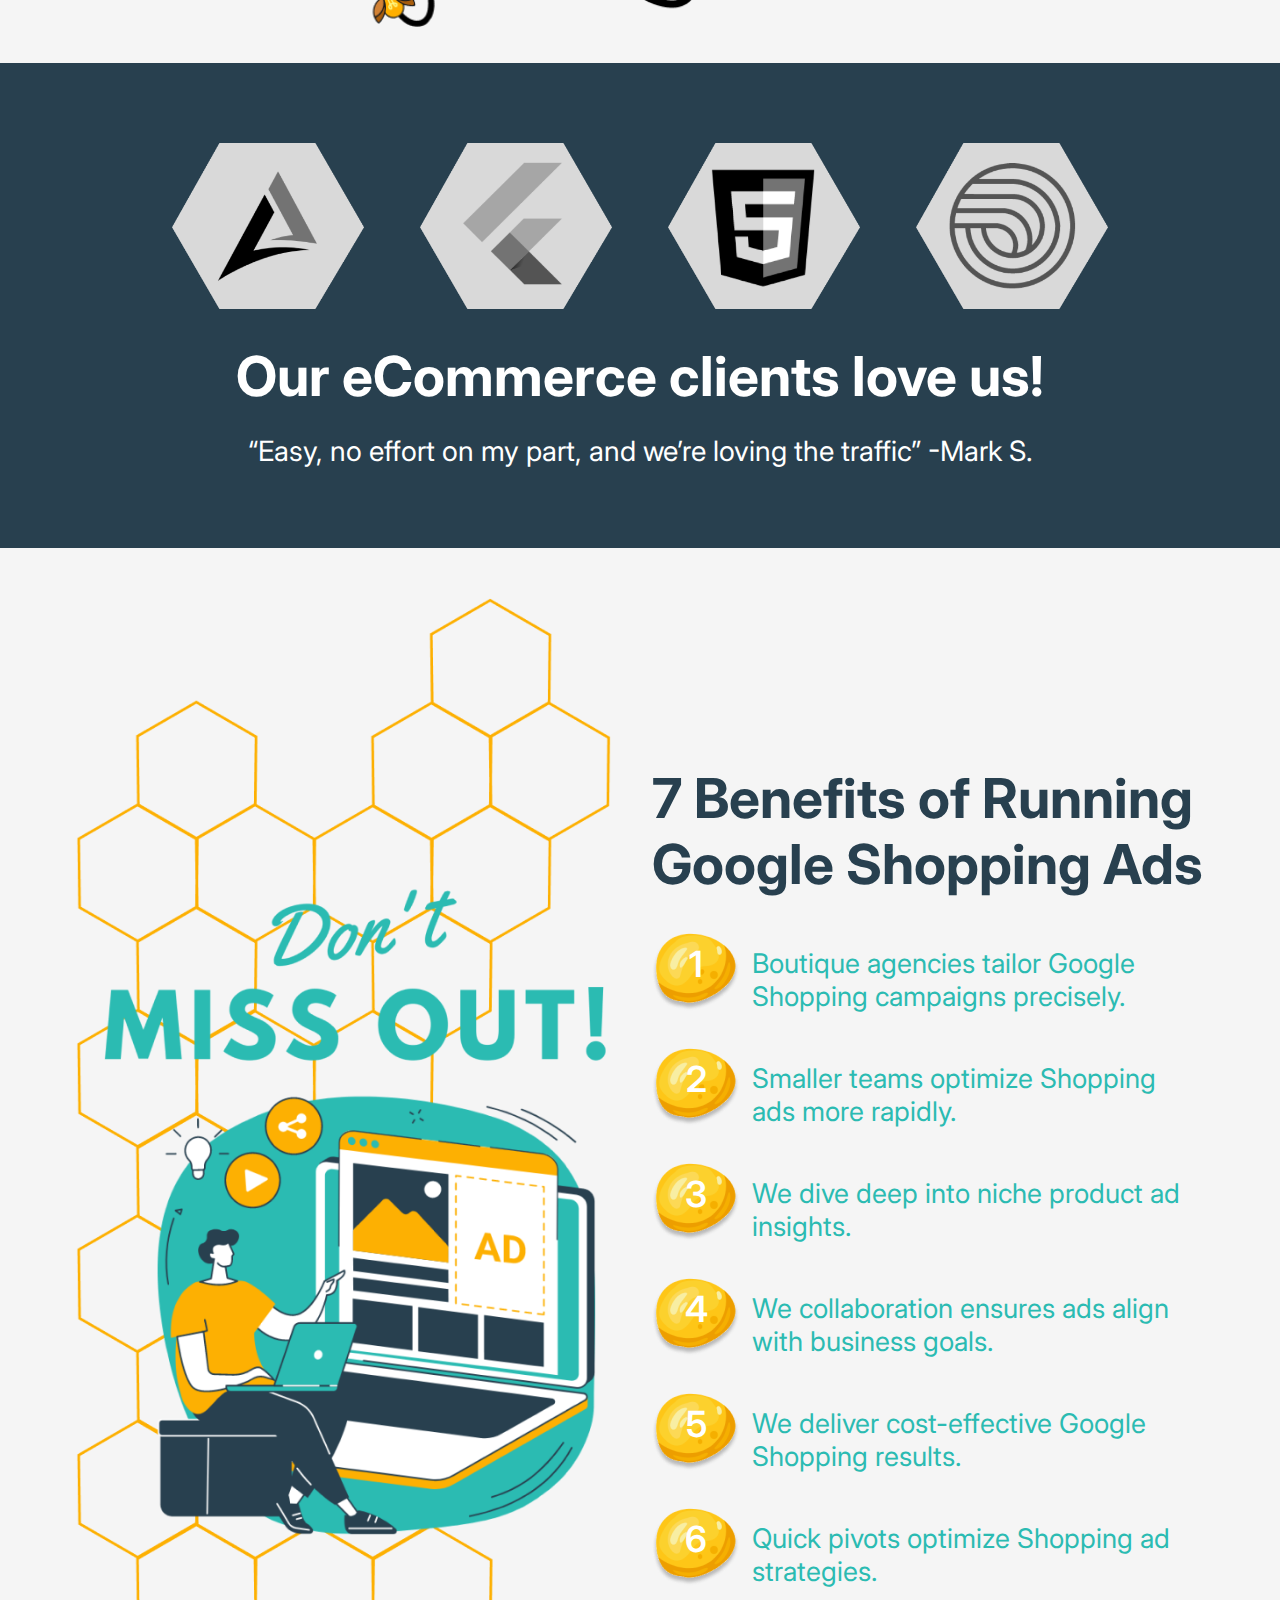
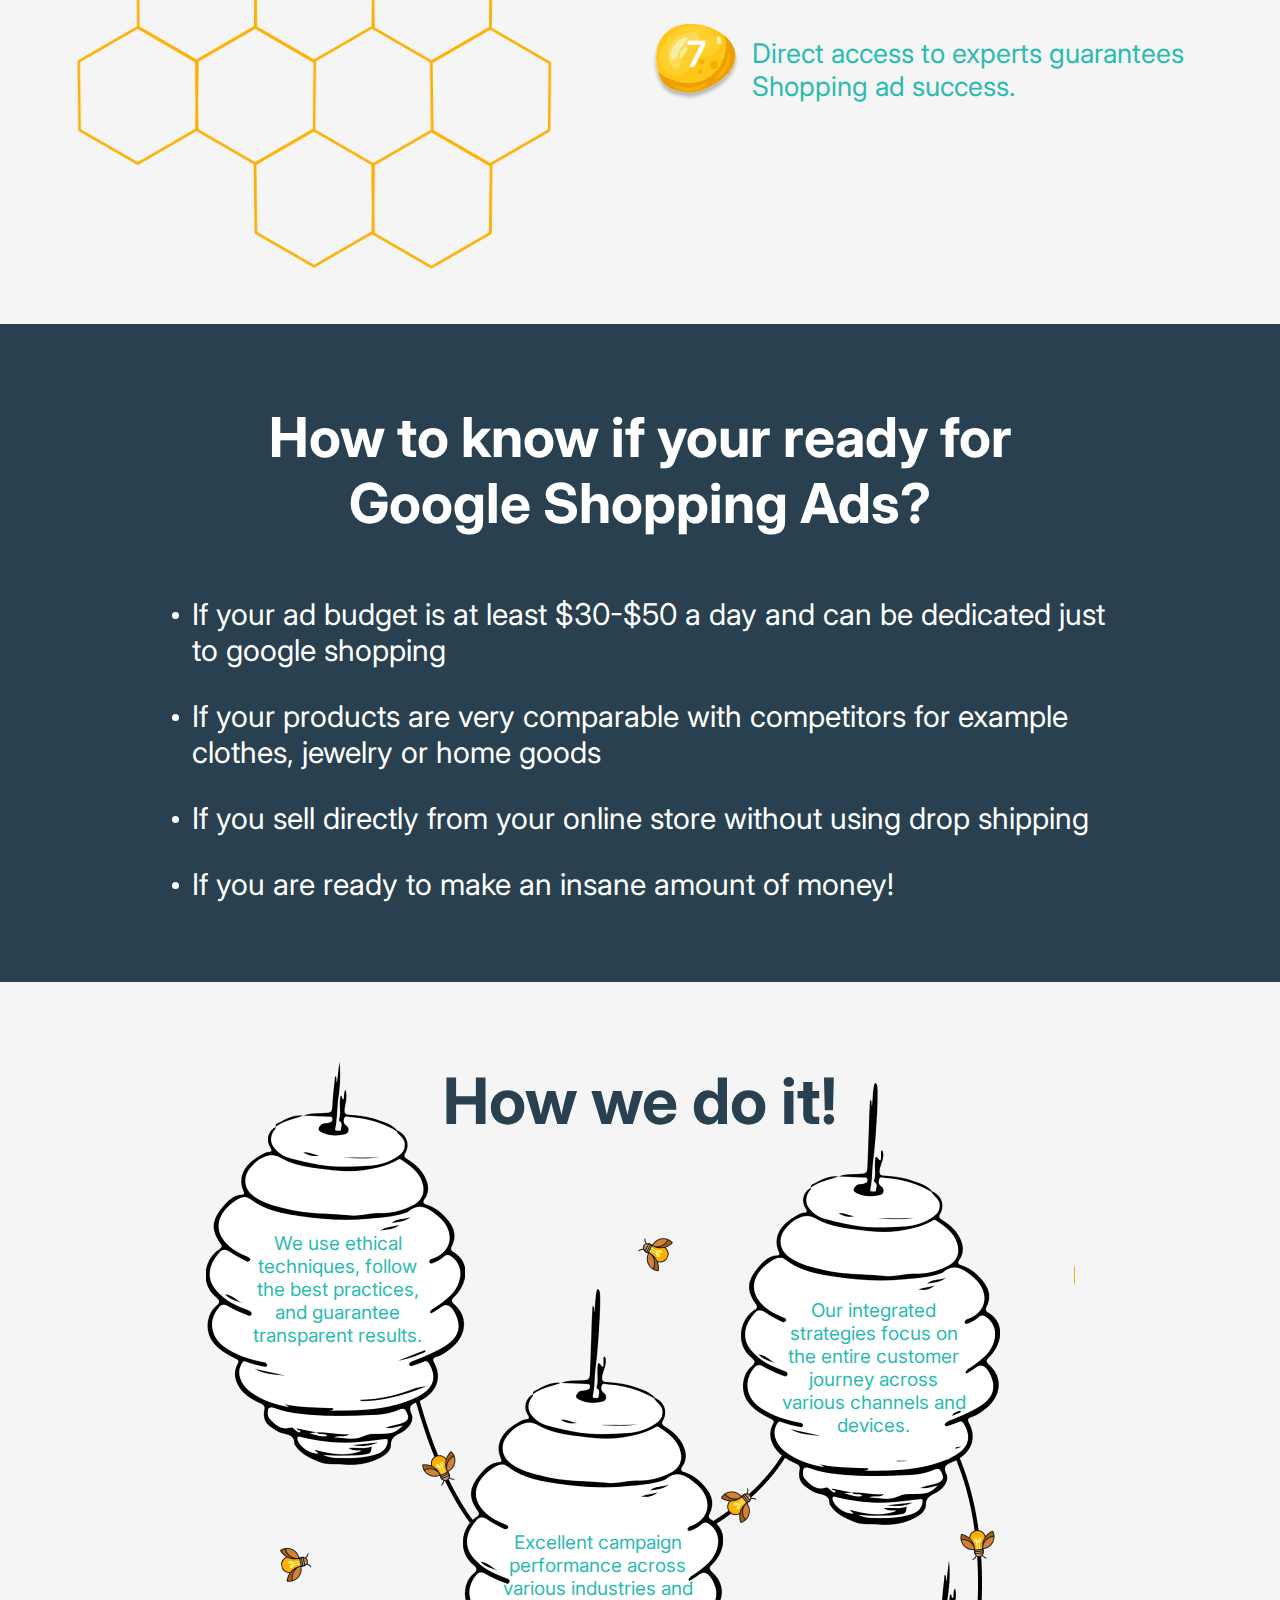
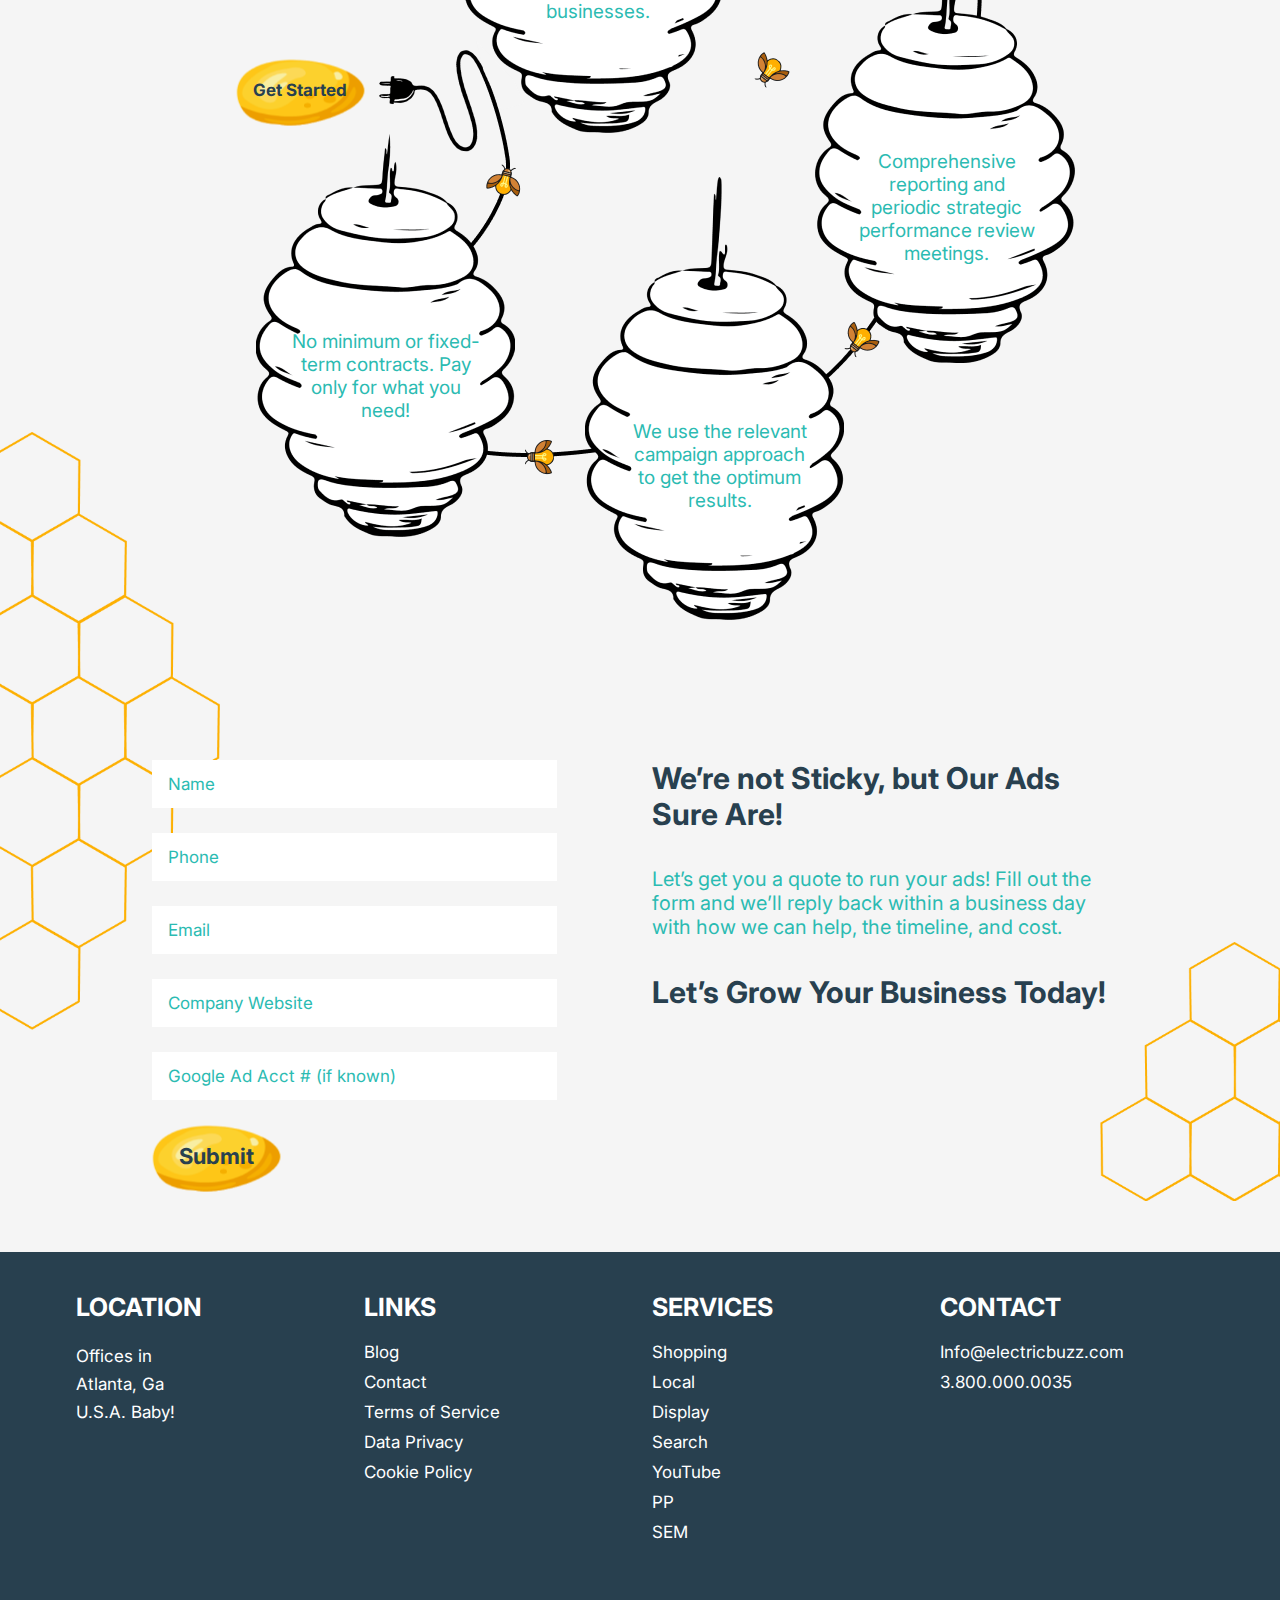
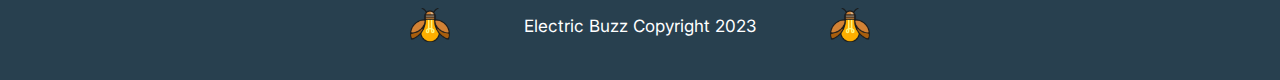
<file: google-shopping-ads.html>
<!DOCTYPE html>
<html lang="en">

    <head>
        <meta charset="UTF-8">
        <meta name="viewport" content="width=device-width, initial-scale=1.0">
        <title>Electric Buzz</title>
        <link rel="shortcut icon" type="image/png" href="./assets/images/favicon.ico"/>  
        <link rel="preconnect" href="https://fonts.googleapis.com">
        <link rel="preconnect" href="https://fonts.gstatic.com" crossorigin>
        <link href="https://fonts.googleapis.com/css2?family=Inter:wght@100;200;300;400;500;600;700;800;900&display=swap" rel="stylesheet">
        <link rel="stylesheet" href="./assets/css/bootstrap.min.css">
        <link rel="stylesheet" href="./assets/css/font-awesome.min.css">
        <link rel="stylesheet" href="./assets/css/style.css">
    </head>
    <body>
        <header class="myHeader">
            <div class="navigation-wrap">
                <div class="container sml-container">
                    <div class="row">
                        <nav
                            class=" col-md-12 navbar navbar-expand-lg navbar-dark">
                            <div class="nav-container">
                                <a class="navbar-brand fw-bold" href="index.html"><img
                                        src="./assets/images/logo.svg"
                                        alt="logo"></a>
                                <button class="navbar-toggler" type="button"
                                    data-bs-toggle="collapse"
                                    data-bs-target="#navbarSupportedContent"
                                    aria-controls="navbarSupportedContent"
                                    aria-expanded="false"
                                    aria-label="Toggle navigation">
                                    <span class="navbar-toggler-icon"></span>
                                </button>
                                <div class="collapse navbar-collapse"
                                    id="navbarSupportedContent">
                                    <div class="navbar-outer">
                                        <ul class="navbar-nav ">
                                            <li class="nav-item dropdown">
                                                <a class="nav-link active"
                                                    aria-current="page"
                                                    href="#">Services</a>
                                                    <span class="navbar-toggler-icon"></span>
                                                    <ul class="dropdown-menu" aria-labelledby="navbarDropdown">
                                                        <li class="nav-item">
                                                            <a class="nav-link" href="google-shopping-ads.html">Google Shopping Ads</a>
                                                        </li>
                                                        <li class="nav-item">
                                                            <a class="nav-link" href="local-google-ads.html">Local Google Ads</a>
                                                        </li>
                                                        <li class="nav-item">
                                                            <a class="nav-link" href="google-display-ads.html">Google Display Ads</a>
                                                        </li>
                                                        <li class="nav-item">
                                                            <a class="nav-link" href="google-search-ads.html">Google Search Ads</a>
                                                        </li>
                                                        <li class="nav-item">
                                                            <a class="nav-link" href="youtube-ads.html">YouTube Ads</a>
                                                        </li>
                                                    </ul>
                                            </li>
                                            <li class="nav-item">
                                                <a class="nav-link" href="awards.html">Awards</a>
                                            </li>
                                            <li class="nav-item">
                                                <a class="nav-link"
                                                    href="guides.html">Guides</a>
                                            </li>
                                        </ul>
                                        <a class="req-btn" href="contact.html">Request Quote</a>
                                </div>
                            </div>
                            </div>
                        </div>
                    </div>
                </div>
            </header>
            <section class="banner-wrp service1-bnr">
                <div class="container sml-container">
                    <div class="row bnr-row">
                        <div class="col-md-3 bnr-left">
                            <div class="bnr-caption" >
                                <h1>Google <span class="white-txt">Shopping</span><br>Ads </h1>
                            </div>
                        </div>
                            <div class="col-md-9 bnr-right">
                            <div class="bnr-bg-col" >
                                <img src="./assets/images/service-bnr-img.png" alt="">
                                <a class="getstart-btn" href="#getstarted-form">Get Started</a>
                            </div>
                        </div>
                    </div>
                </div>
            </section>
            <section class="serv-sect1-wrp gogle-shpg-page">
                <div class="container sml-container">
                    <div class=" serv-sect1-row row">
                        <div class="col-md-8  ">
                              <div class=" serv-sect1-col1">
                                <h2> Increase Traffic,<br> Achieve Visibility, and <br>Boost Online Sales </h2>
                                <p>Google Shopping has become a lucrative marketing channel for several ecommerce businesses. Previously known as “product listing ads,” it offers an excellent platform to outperform competitors, maximize product visibility, and generate sales.<br><br> 
                                    Whether you’re just starting off your small business  or are a renowned brand, we can easily set up and manage an effective Google Shopping Ad campaign that produces lucrative returns.<br><br>
                                    At Electric Buzz, we are experts at what drives performance! Through our collaborative working approach, coupled with our proven strategies, we make sure you get the best returns on your Google Shopping Ad campaigns.</p>
                                    <a class="serv-sect1-wrp-btn" href="#getstarted-form">Get Started</a>
                                </div>
                            </div>
                                <div class="col-md-4  ">
                                    <div class=" serv-sect1-col2">
                                        <img  class="desktop-only" src="./assets/images/serv-sect1-img.png" alt="">
                                        <img  class="desktop-only hover-img" src="./assets/images/serv-sect1-img-hover.png" alt="">
                                        <img class="mobile-only" src="./assets/images/serv-sect1-img-mobile.png" alt="">
                                    </div>
                                </div>
                        </div>
                    </div>
                    </div>
                </div>
            </section>
            <section class="serv-sect2-wrp">
                <div class="container sml-container">
                    <div class=" serv-sect2-row row">
                        <div class="col-md-10 text-center m-auto">
                              <div class=" serv-sect1-col1">
                                <ul>
                                    <li><img src="./assets/images/serv-sect2-img1.png" alt=""></li>
                                    <li><img src="./assets/images/serv-sect2-img2.png" alt=""></li>
                                    <li><img src="./assets/images/serv-sect2-img3.png" alt=""></li>
                                    <li><img src="./assets/images/serv-sect2-img4.png" alt=""></li>
                                </ul>
                                <h2>Our eCommerce clients love us! </h2>
                                <p>“Easy, no effort on my part, and we’re loving the traffic”
                                    -Mark S.</p>
                                </div>
                            </div>
                        </div>
                    </div>
                    </div>
                </div>
            </section>
            <section class="serv-sect3-wrp">
                <div class="container sml-container">
                    <div class=" serv-sect3-row row">
                        <div class="col-md-6 ">
                              <div class=" serv-sect3-col1">
                                 <img class="desktop-only" src="./assets/images/serv-sect3-img1.png" alt=""> 
                                 <img class="mobile-only" src="./assets/images/serv-sect3-img-mobile.png" alt=""> 
                                
                                </div>
                            </div>
                            <div class="col-md-6 ">
                            <div class=" serv-sect3-col2">
                                <h2>7 Benefits of Running Google Shopping Ads</h2>
                               <ul>
                                <li><span class="list-no">1</span>Boutique agencies tailor Google Shopping campaigns precisely.</li>
                                <li><span class="list-no">2</span>Smaller teams optimize Shopping ads more rapidly.</li>
                                <li><span class="list-no">3</span>We dive deep into niche product ad insights.</li>
                                <li><span class="list-no">4</span>We collaboration ensures ads align with business goals.</li>
                                <li><span class="list-no">5</span>We deliver cost-effective Google Shopping results.</li>
                                <li><span class="list-no">6</span>Quick pivots optimize Shopping ad strategies.</li>
                                <li><span class="list-no">7</span>Direct access to experts guarantees Shopping ad success.</li>
                               </ul>
                                </div>
                            </div>
                        </div>
                        </div>
                    </div>
                    </div>
                </div>
            </section>
            <section class="serv-sect4-wrp">
                <div class="container sml-container">
                    <div class=" serv-sect4-row row">
                        <div class="col-md-10 text-center m-auto">
                              <div class=" serv-sect4-col1">
                                <h2>How to know if your ready for <br>
                                    Google Shopping Ads?
                                    </h2>
                                <ul>
                                    <li>If your ad budget is at least $30-$50 a day and can be dedicated just to google shopping</li>

                                    <li>If your products are very comparable with competitors for example clothes, jewelry or home goods</li>

                                    <li>If you sell directly from your online store without using drop shipping</li>

                                    <li>If you are ready to make an insane amount of money!</li>
                                </ul>
                                </div>
                            </div>
                        </div>
                    </div>
                    </div>
                </div>
            </section>
            <section class="how-do-wrp">
                <div class="container sml-container">
                    <div class=" how-do-row row">
                        <div class="col-md-12 text-center ">
                                <div class="how-do-outer">
                                    <h2>How we do it!</h2>
                                    <div class="how-do-box textcol1">
                                        <p>We use ethical techniques, follow the best practices, and guarantee transparent results.</p>
                                    </div>
                                    <div class="how-do-box textcol2">
                                        <p>Our integrated strategies focus on the entire customer journey across various channels  and devices.</p>
                                    </div>
                                    <div class="how-do-box textcol3">
                                        <p>Excellent campaign performance across various industries and businesses.</p>
                                    </div>
                                    <div class="how-do-box textcol4">
                                        <p>Comprehensive reporting and periodic strategic performance review meetings.</p>
                                    </div>
                                    <div class="how-do-box textcol5">
                                        <p>No minimum or fixed-term contracts. Pay only for what you need!</p>
                                    </div>
                                    <div class="how-do-box textcol6">
                                        <p>We use the relevant campaign approach to get the optimum results.</p>
                                    </div>
                                    <a class="how-do-btn" href="#getstarted-form">Get Started</a>
                                </div>
                            </div>
                        </div>
                    </div>
                    </div>
                </div>
            </section>
           
            <section class="sect8-wrp" id="getstarted-form">
                <div class="container sml-container">
                    <div class="row sect8-wrp-row">
                        <div class="col-md-6 sect8-col1">
                            <form>
                                <div class="form-group">
                                    <input type="text" class="form-control" placeholder="Name">
                                </div>
                                <div class="form-group">
                                    <input type="text" class="form-control" placeholder="Phone">
                                </div>
                                <div class="form-group">
                                    <input type="text" class="form-control" placeholder="Email">
                                </div>
                                <div class="form-group">
                                    <input type="text" class="form-control" placeholder="Company Website">
                                </div>
                                <div class="form-group">
                                    <input type="text" class="form-control" placeholder="Google Ad Acct # (if known)">
                                </div>
                                <input type="button" class="submit-btn"  value="Submit">
                            </form>
                        </div>
                        <div class="col-md-6 sect8-col2">
                            <h2>We’re not Sticky, but Our Ads Sure Are!</h2>
                           <p>Let’s get you a quote to run your ads! 
                            Fill out the form and we’ll reply back within a business day with how we can help, the timeline, and cost.</p>
                            <h2>Let’s Grow Your Business Today!</h2>
                        </div>
                       
                    </div>
                </div>
            </section>
            <footer class="footer-wrp">
                <div class="container">
                    <div class="row ftr-wrp-row">
                        <div class="col-md-3 ftr-col1">
                            <a href="#" class="ftr-logo"> <img class="mobile-only" src="./assets/images/footer-logo.png" alt=""> </a>
                            <h3>LOCATION</h3>
                            <p>Offices in <br> 
                                Atlanta, Ga<br> 
                                U.S.A. Baby!</p>
                        </div>
                        <div class="col-md-3 ftr-col2">
                            <h3>LINKS</h3>
                            <ul>
                                <li><a href="#">Blog</a></li>
                                <li><a href="#">Contact</a></li>
                                <li><a href="#">Terms of Service</a></li>
                                <li><a href="#">Data Privacy</a></li>
                                <li><a href="#">Cookie Policy</a></li>
                            </ul>
                        </div>
                        <div class="col-md-3 ftr-col2">
                            <h3>SERVICES</h3>
                            <ul>
                                <li><a href="#">Shopping</a></li>
                                <li><a href="#">Local</a></li>
                                <li><a href="#">Display</a></li>
                                <li><a href="#">Search</a></li>
                                <li><a href="#">YouTube</a></li>
                                <li><a href="#">PP</a></li>
                                <li><a href="#">SEM</a></li>
                            </ul>
                        </div>
                        <div class="col-md-3 ftr-col2">
                            <h3>CONTACT</h3>
                            <ul>
                                <li><a href="mailto:Info@electricbuzz.com">Info@electricbuzz.com</a></li>
                                <li><a href="callto:18009614735">3.800.000.0035</a></li>
                            </ul>
                        </div>
                    </div>
                    <div class="row copyright-wrp-row">
                        <div class="col-md-4 copyright-col1 m-auto">
                            <p>Electric Buzz Copyright 2023</p>
                        </div>
                </div>
                </div>
            </footer>

           


        <script src="./assets/js/bootstrap.min.js"></script>
        <script src="./assets/js/jquery-3.7.0.min.js"></script>
        <script src="./assets/js/popper.min.js"></script>
        <script src="./assets/js/custom.js"></script>
    </body>

</html>
</file>
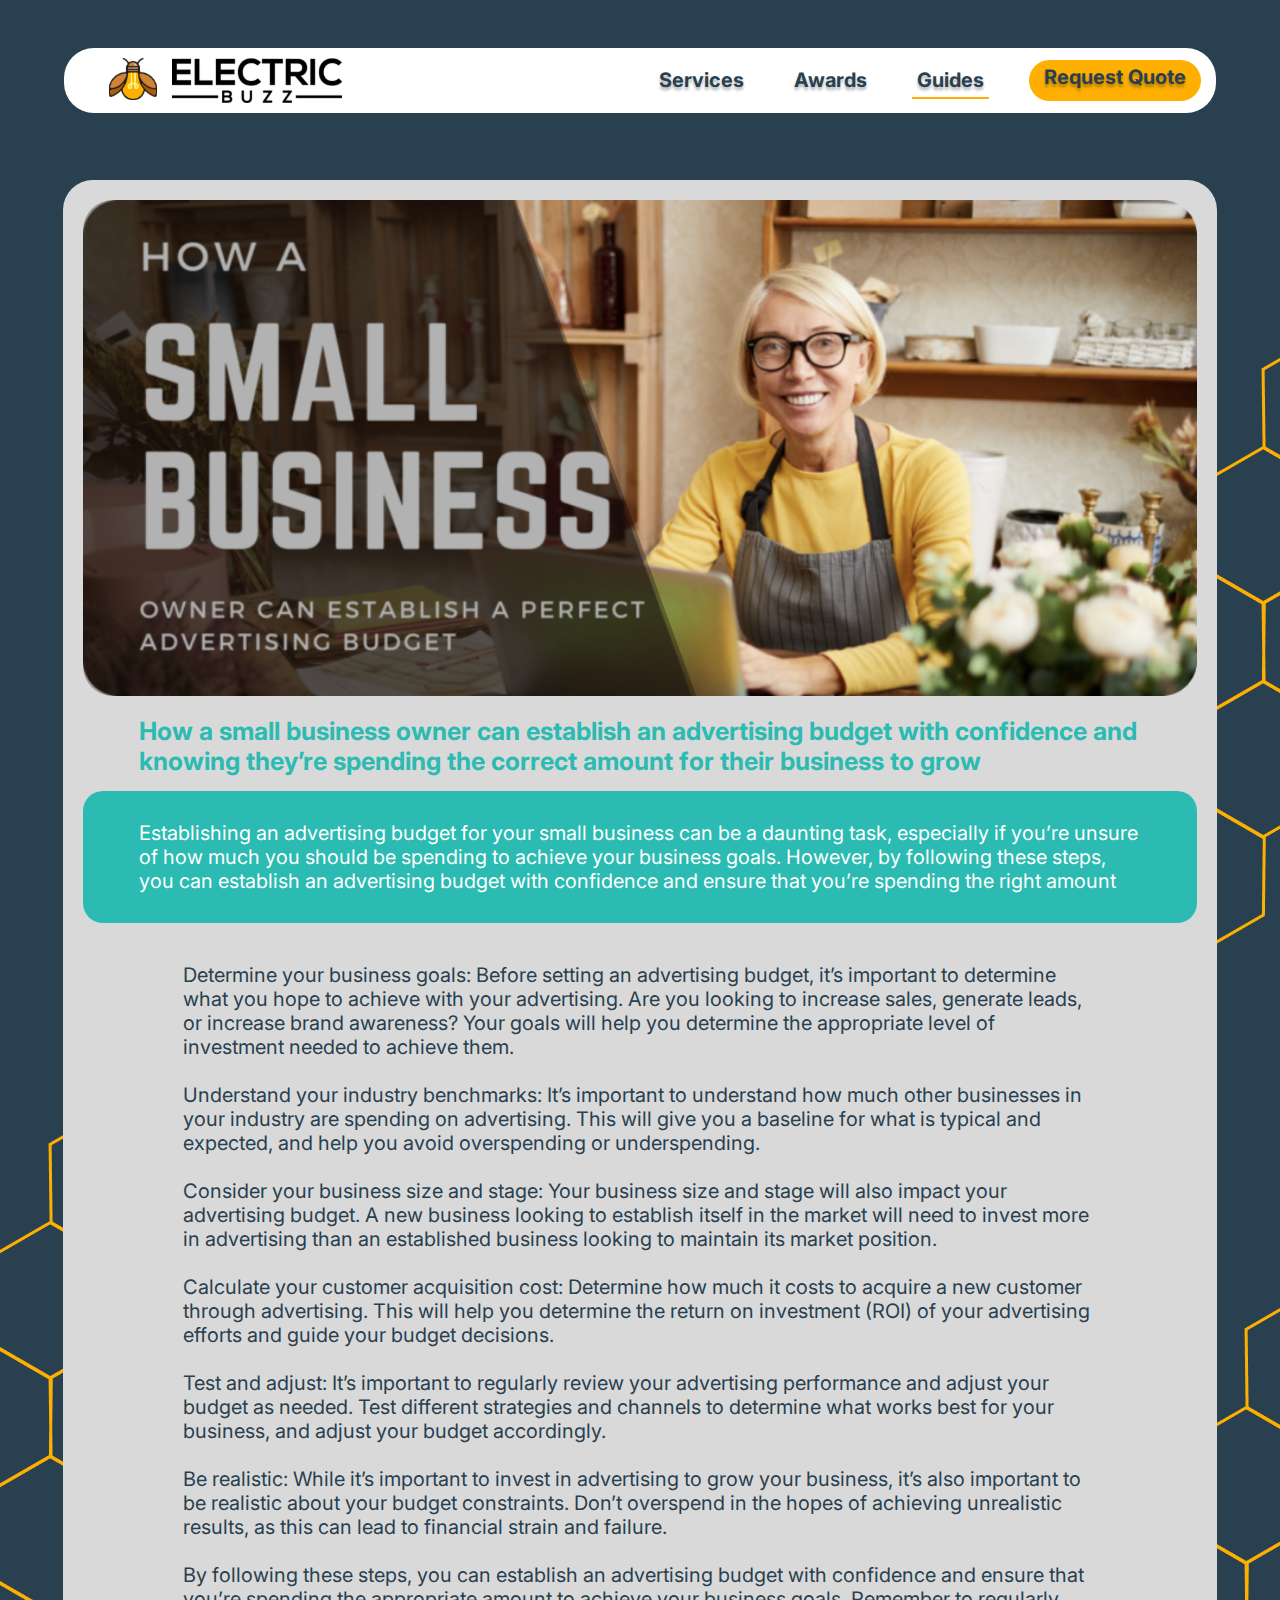
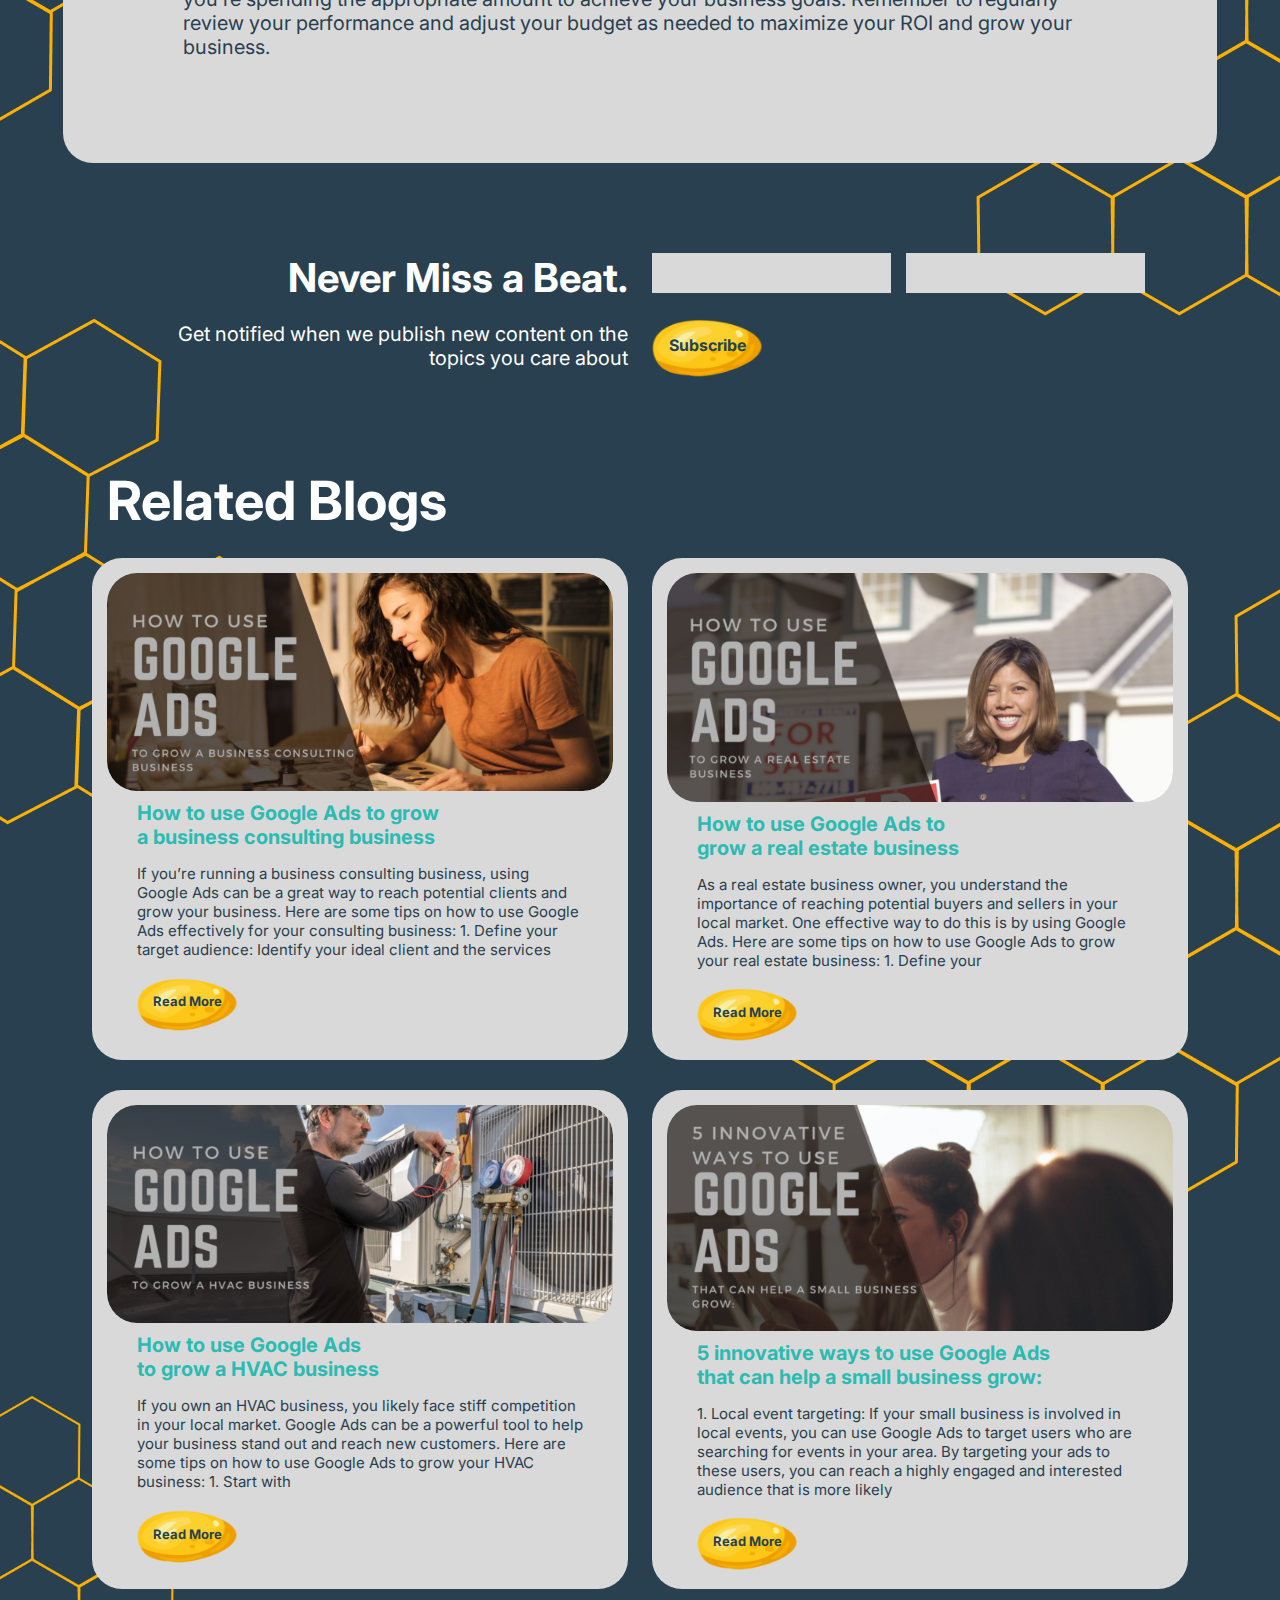
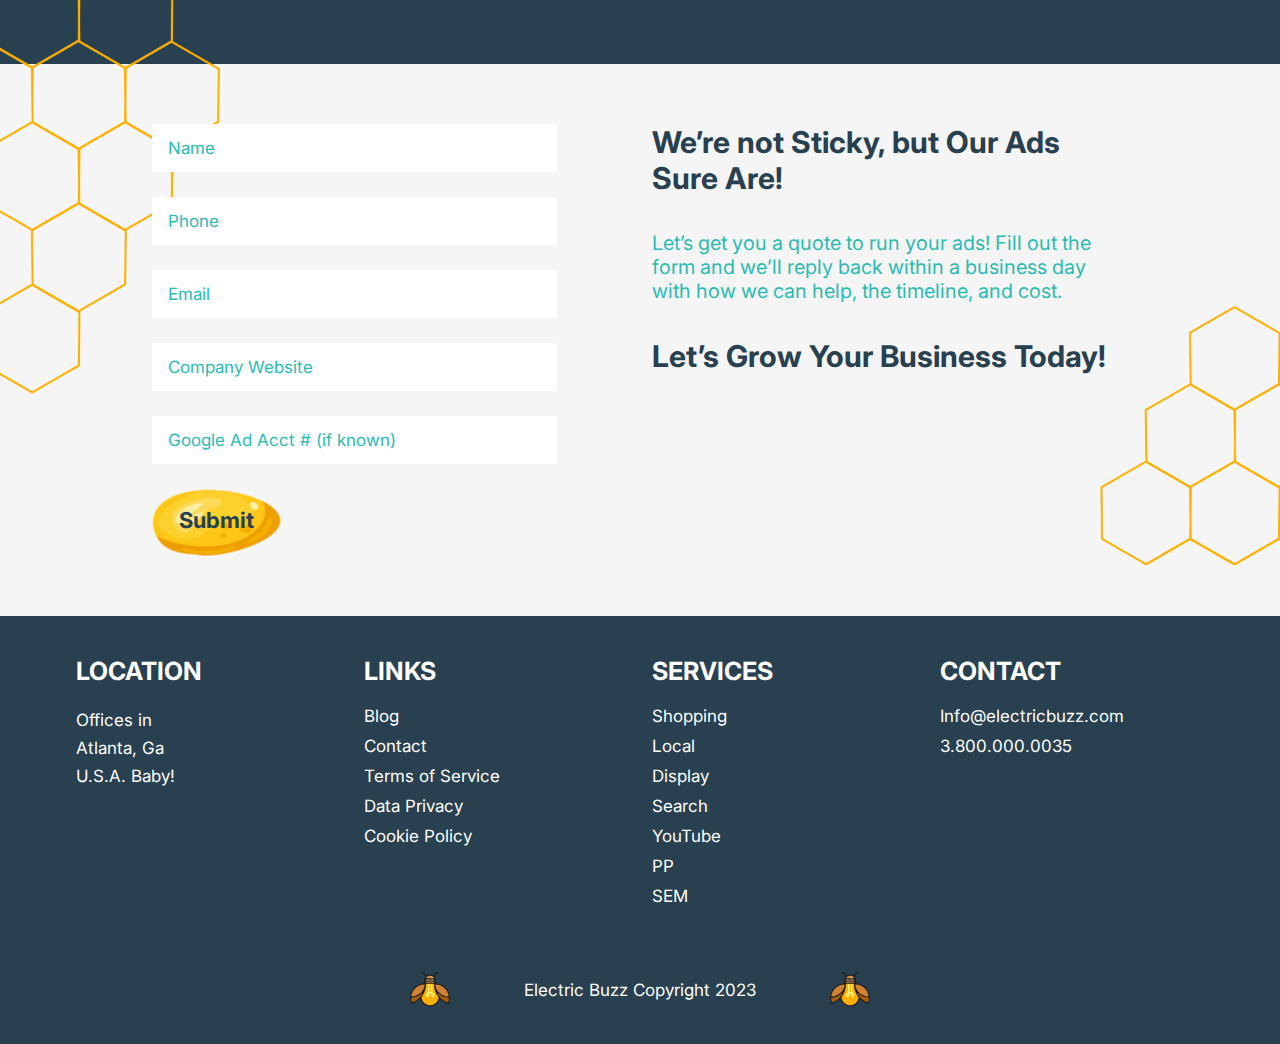
<file: guides-postpage.html>
<!DOCTYPE html>
<html lang="en">

    <head>
        <meta charset="UTF-8">
        <meta name="viewport" content="width=device-width, initial-scale=1.0">
        <title>Electric Buzz</title>
        <link rel="shortcut icon" type="image/png" href="./assets/images/favicon.ico"/>  
        <link rel="preconnect" href="https://fonts.googleapis.com">
        <link rel="preconnect" href="https://fonts.gstatic.com" crossorigin>
        <link href="https://fonts.googleapis.com/css2?family=Inter:wght@100;200;300;400;500;600;700;800;900&display=swap" rel="stylesheet">
        <link rel="stylesheet" href="./assets/css/bootstrap.min.css">
        <link rel="stylesheet" href="./assets/css/font-awesome.min.css">
        <link rel="stylesheet" href="./assets/css/style.css">
    </head>
    <body class="guides-page">
        <header class="myHeader">
            <div class="navigation-wrap">
                <div class="container sml-container">
                    <div class="row">
                        <nav
                            class=" col-md-12 navbar navbar-expand-lg navbar-dark">
                            <div class="nav-container">
                                <a class="navbar-brand fw-bold" href="index.html"><img
                                        src="./assets/images/logo.svg"
                                        alt="logo"></a>
                                <button class="navbar-toggler" type="button"
                                    data-bs-toggle="collapse"
                                    data-bs-target="#navbarSupportedContent"
                                    aria-controls="navbarSupportedContent"
                                    aria-expanded="false"
                                    aria-label="Toggle navigation">
                                    <span class="navbar-toggler-icon"></span>
                                </button>
                                <div class="collapse navbar-collapse"
                                    id="navbarSupportedContent">
                                    <div class="navbar-outer">
                                        <ul class="navbar-nav ">
                                            <li class="nav-item dropdown">
                                                <a class="nav-link  "
                                                    aria-current="page"
                                                    href="#">Services</a>
                                                    <span class="navbar-toggler-icon"></span>
                                                    <ul class="dropdown-menu" aria-labelledby="navbarDropdown">
                                                        <li class="nav-item">
                                                            <a class="nav-link" href="google-shopping-ads.html">Google Shopping Ads</a>
                                                        </li>
                                                        <li class="nav-item">
                                                            <a class="nav-link" href="local-google-ads.html">Local Google Ads</a>
                                                        </li>
                                                        <li class="nav-item">
                                                            <a class="nav-link" href="google-display-ads.html">Google Display Ads</a>
                                                        </li>
                                                        <li class="nav-item">
                                                            <a class="nav-link" href="google-search-ads.html">Google Search Ads</a>
                                                        </li>
                                                        <li class="nav-item">
                                                            <a class="nav-link" href="youtube-ads.html">YouTube Ads</a>
                                                        </li>
                                                    </ul>
                                            </li>
                                            <li class="nav-item">
                                                <a class="nav-link" href="awards.html">Awards</a>
                                            </li>
                                            <li class="nav-item">
                                                <a class="nav-link  active"
                                                    href="guides.html">Guides</a>
                                            </li>
                                        </ul>
                                        <a class="req-btn" href="contact.html">Request Quote</a>
                                </div>
                            </div>
                            </div>
                        </div>
                    </div>
                </div>
            </header>
            <section class="guide-blog-wrap blog-detail ">
                <div class="container sml-container">
                    <div class="row guide-blog-row">
                        <div class="col-md-12  ">
                            <div class="guide-blog-col" >
                                <div class="guide-blog-bnr">
                                    <img  src="./assets/images/guide-bnr-img.png" alt="">
                                </div>
                                <div class="guide-blog-bnr-bottom">
                                <h2>How a small business owner can establish an advertising budget with confidence and knowing they’re spending the correct amount for their business to grow</h2>
                                <span class="blog-greenbox">
                                    <p>Establishing an advertising budget for your small business can be a daunting task,  especially if you’re unsure of how much you should be spending to achieve your business goals. However, by following these steps, you can establish an advertising budget with confidence and ensure that you’re spending the right amount</p>
                                </span>
                                <span class="blog-content">
                                <p>Determine your business goals: Before setting an advertising budget, it’s important to determine what you hope to achieve with your advertising. Are you looking to increase sales, generate leads, or increase brand awareness? Your goals will help you determine the appropriate level of investment needed to achieve them. <br><br>

                                    Understand your industry benchmarks: It’s important to understand how much other businesses in your industry are spending on advertising. This will give 
                                    you a baseline for what is typical and expected, and help you avoid overspending or underspending.<br><br>
                                    
                                    Consider your business size and stage: Your business size and stage will also impact your advertising budget. A new business looking to establish itself in the market will need to invest more in advertising than an established business looking to maintain its market position.<br><br>
                                    
                                    Calculate your customer acquisition cost: Determine how much it costs to acquire a new customer through advertising. This will help you determine the return on investment (ROI) of your advertising efforts and guide your budget decisions.<br><br>
                                    
                                    Test and adjust: It’s important to regularly review your advertising performance and adjust your budget as needed. Test different strategies and channels to determine what works best for your business, and adjust your budget accordingly.<br><br>
                                    
                                    Be realistic: While it’s important to invest in advertising to grow your business, it’s also important to be realistic about your budget constraints. Don’t overspend in the hopes of achieving unrealistic results, as this can lead to financial strain and failure.<br><br>
                                    
                                    By following these steps, you can establish an advertising budget with confidence and ensure that you’re spending the appropriate amount to achieve your business goals. Remember to regularly review your performance and adjust your budget as needed to maximize your ROI and grow your business.</p>
                            </div>
                        </div>
                        </div>
                        </div>
                          <div class="row guide-beat-row">
                        <div class="col-md-6  ">
                            <div class="guide-beat-col1" >
                                <h2>Never Miss a Beat.</h2>
                                <p>Get notified when we publish new content on the topics you care about</p>
                            </div>
                            </div>
                            <div class="col-md-6  ">
                            <div class="guide-beat-col2" >
                                <form>
                                    <div class="form-group">
                                        <input type="text" class="form-control"  >
                                    </div>
                                    <div class="form-group">
                                        <input type="text" class="form-control"  >
                                    </div>
                                    <input type="button" class="subscribe-btn"  value="Subscribe">
                                </form>
                            </div>
                        </div>
                        </div>
                       

                    </div>
                </div>
            </section>
            <section class="recent-blog-wrap blogpost-page">
                <div class="container sml-container">
                    <h1>Related Blogs</h1>
                    <div class="row recent-blog-row">
                        <div class="col-md-6  ">
                            <div class="recent-blog-col" >
                                <div class="recent-blog-col-img" >
                                    <img  src="./assets/images/guide-blog-img1.png" alt="">
                                </div>
                                <div class="recent-blog-col-txt">
                                <h2>How to use Google Ads to grow<br> a business consulting business</h2>
                                <p>If you’re running a business consulting business, using Google Ads can be a great way to reach potential clients and grow your business. 
                                    Here are some tips on how to use Google Ads effectively for your consulting business: 1. Define your target audience: Identify your ideal client and the services</p>
                                    <a class="readmore-btn" href="#">Read More</a>
                                </div>
                            </div>
                        </div>
                        <div class="col-md-6  ">
                            <div class="recent-blog-col" >
                                <div class="recent-blog-col-img" >
                                    <img  src="./assets/images/guide-blog-img2.png" alt="">
                                </div>
                                <div class="recent-blog-col-txt">
                                <h2>How to use Google Ads to<br> grow a real estate business</h2>
                                <p>As a real estate business owner, you understand the importance of reaching potential buyers and sellers in your local market. 
                                    One effective way to do this is by using Google Ads. Here are some tips on how to use Google Ads to grow your real estate business: 1. Define your</p>
                                    <a class="readmore-btn" href="#">Read More</a>
                                </div>
                            </div>
                        </div>
                        <div class="col-md-6  ">
                            <div class="recent-blog-col" >
                                <div class="recent-blog-col-img" >
                                    <img  src="./assets/images/guide-blog-img3.png" alt="">

                                </div>
                                <div class="recent-blog-col-txt"> 
                                <h2>How to use Google Ads<br> to grow a HVAC business</h2>
                                <p>If you own an HVAC business, you likely face stiff competition in your local market. Google Ads can be a powerful tool to help your business stand out and reach new customers. 
                                    Here are some tips on how to use Google Ads to grow your HVAC business: 1. Start with</p>
                                    <a class="readmore-btn" href="#">Read More</a>
                                </div>
                            </div>
                        </div>
                        <div class="col-md-6  ">
                            <div class="recent-blog-col" >
                                <div class="recent-blog-col-img" >
                                    <img  src="./assets/images/guide-blog-img4.png" alt="">

                                </div>
                                <div class="recent-blog-col-txt">
                                <h2>5 innovative ways to use Google Ads<br> that can help a small business grow:</h2>
                                <p>1. Local event targeting: If your small business is involved in local events, you can use Google Ads to target users who are searching for events in your area. By targeting your ads to these users, 
                                    you can reach a highly engaged and interested audience that is more likely</p>
                                    <a class="readmore-btn" href="#">Read More</a>
                            </div>
                        </div>
                        </div>
                    </div>
                </div>
            </section>
          
            <section class="sect8-wrp" id="getstarted-form">
                <div class="container sml-container">
                    <div class="row sect8-wrp-row">
                        <div class="col-md-6 sect8-col1">
                            <form>
                                <div class="form-group">
                                    <input type="text" class="form-control" placeholder="Name">
                                </div>
                                <div class="form-group">
                                    <input type="text" class="form-control" placeholder="Phone">
                                </div>
                                <div class="form-group">
                                    <input type="text" class="form-control" placeholder="Email">
                                </div>
                                <div class="form-group">
                                    <input type="text" class="form-control" placeholder="Company Website">
                                </div>
                                <div class="form-group">
                                    <input type="text" class="form-control" placeholder="Google Ad Acct # (if known)">
                                </div>
                                <input type="button" class="submit-btn"  value="Submit">
                            </form>
                        </div>
                        <div class="col-md-6 sect8-col2">
                            <h2>We’re not Sticky, but Our Ads Sure Are!</h2>
                           <p>Let’s get you a quote to run your ads! 
                            Fill out the form and we’ll reply back within a business day with how we can help, the timeline, and cost.</p>
                            <h2>Let’s Grow Your Business Today!</h2>
                        </div>
                       
                    </div>
                </div>
            </section>
            <footer class="footer-wrp">
                <div class="container">
                    <div class="row ftr-wrp-row">
                        <div class="col-md-3 ftr-col1">
                            <a href="#" class="ftr-logo"> <img class="mobile-only" src="./assets/images/footer-logo.png" alt=""> </a>
                            <h3>LOCATION</h3>
                            <p>Offices in <br> 
                                Atlanta, Ga<br> 
                                U.S.A. Baby!</p>
                        </div>
                        <div class="col-md-3 ftr-col2">
                            <h3>LINKS</h3>
                            <ul>
                                <li><a href="#">Blog</a></li>
                                <li><a href="#">Contact</a></li>
                                <li><a href="#">Terms of Service</a></li>
                                <li><a href="#">Data Privacy</a></li>
                                <li><a href="#">Cookie Policy</a></li>
                            </ul>
                        </div>
                        <div class="col-md-3 ftr-col2">
                            <h3>SERVICES</h3>
                            <ul>
                                <li><a href="#">Shopping</a></li>
                                <li><a href="#">Local</a></li>
                                <li><a href="#">Display</a></li>
                                <li><a href="#">Search</a></li>
                                <li><a href="#">YouTube</a></li>
                                <li><a href="#">PP</a></li>
                                <li><a href="#">SEM</a></li>
                            </ul>
                        </div>
                        <div class="col-md-3 ftr-col2">
                            <h3>CONTACT</h3>
                            <ul>
                                <li><a href="mailto:Info@electricbuzz.com">Info@electricbuzz.com</a></li>
                                <li><a href="callto:18009614735">3.800.000.0035</a></li>
                            </ul>
                        </div>
                    </div>
                    <div class="row copyright-wrp-row">
                        <div class="col-md-4 copyright-col1 m-auto">
                            <p>Electric Buzz Copyright 2023</p>
                        </div>
                </div>
                </div>
            </footer>

           


        <script src="./assets/js/bootstrap.min.js"></script>
        <script src="./assets/js/jquery-3.7.0.min.js"></script>
        <script src="./assets/js/popper.min.js"></script>
        <script src="./assets/js/custom.js"></script>
    </body>

</html>
</file>
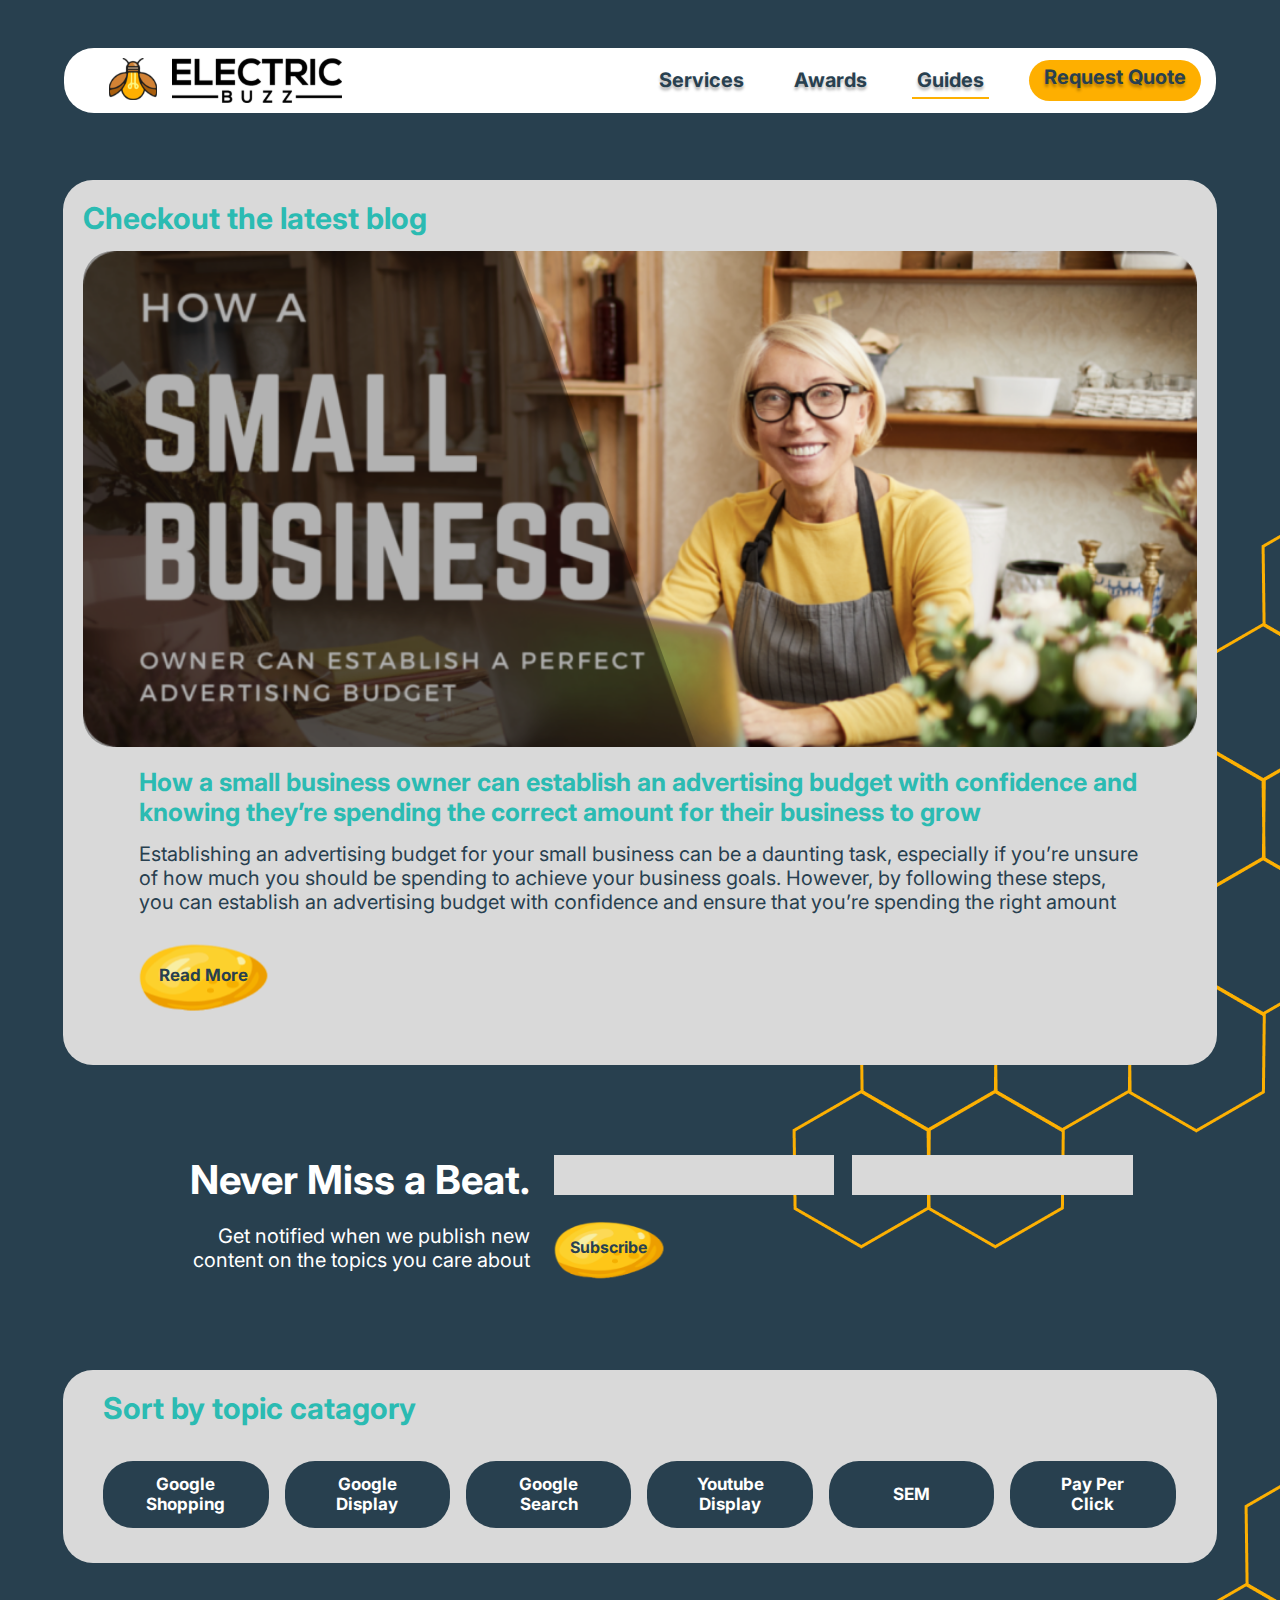
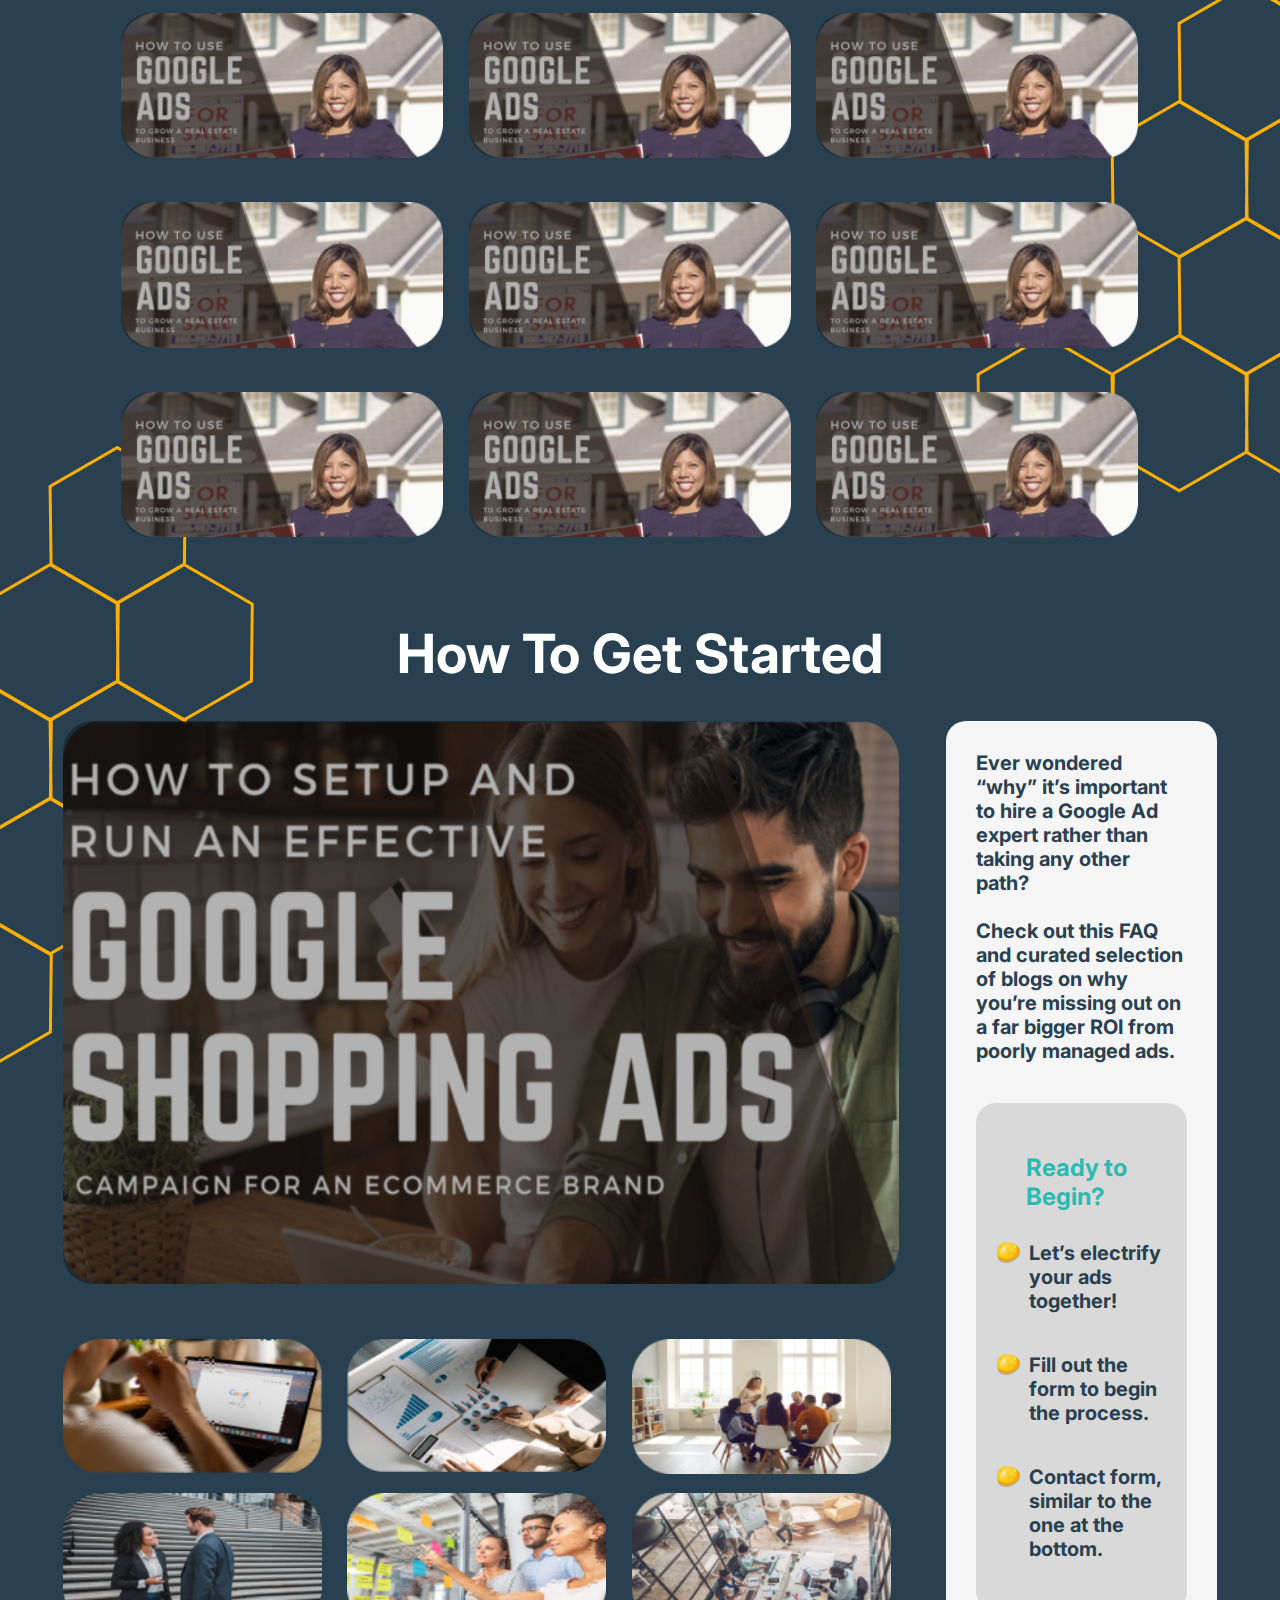
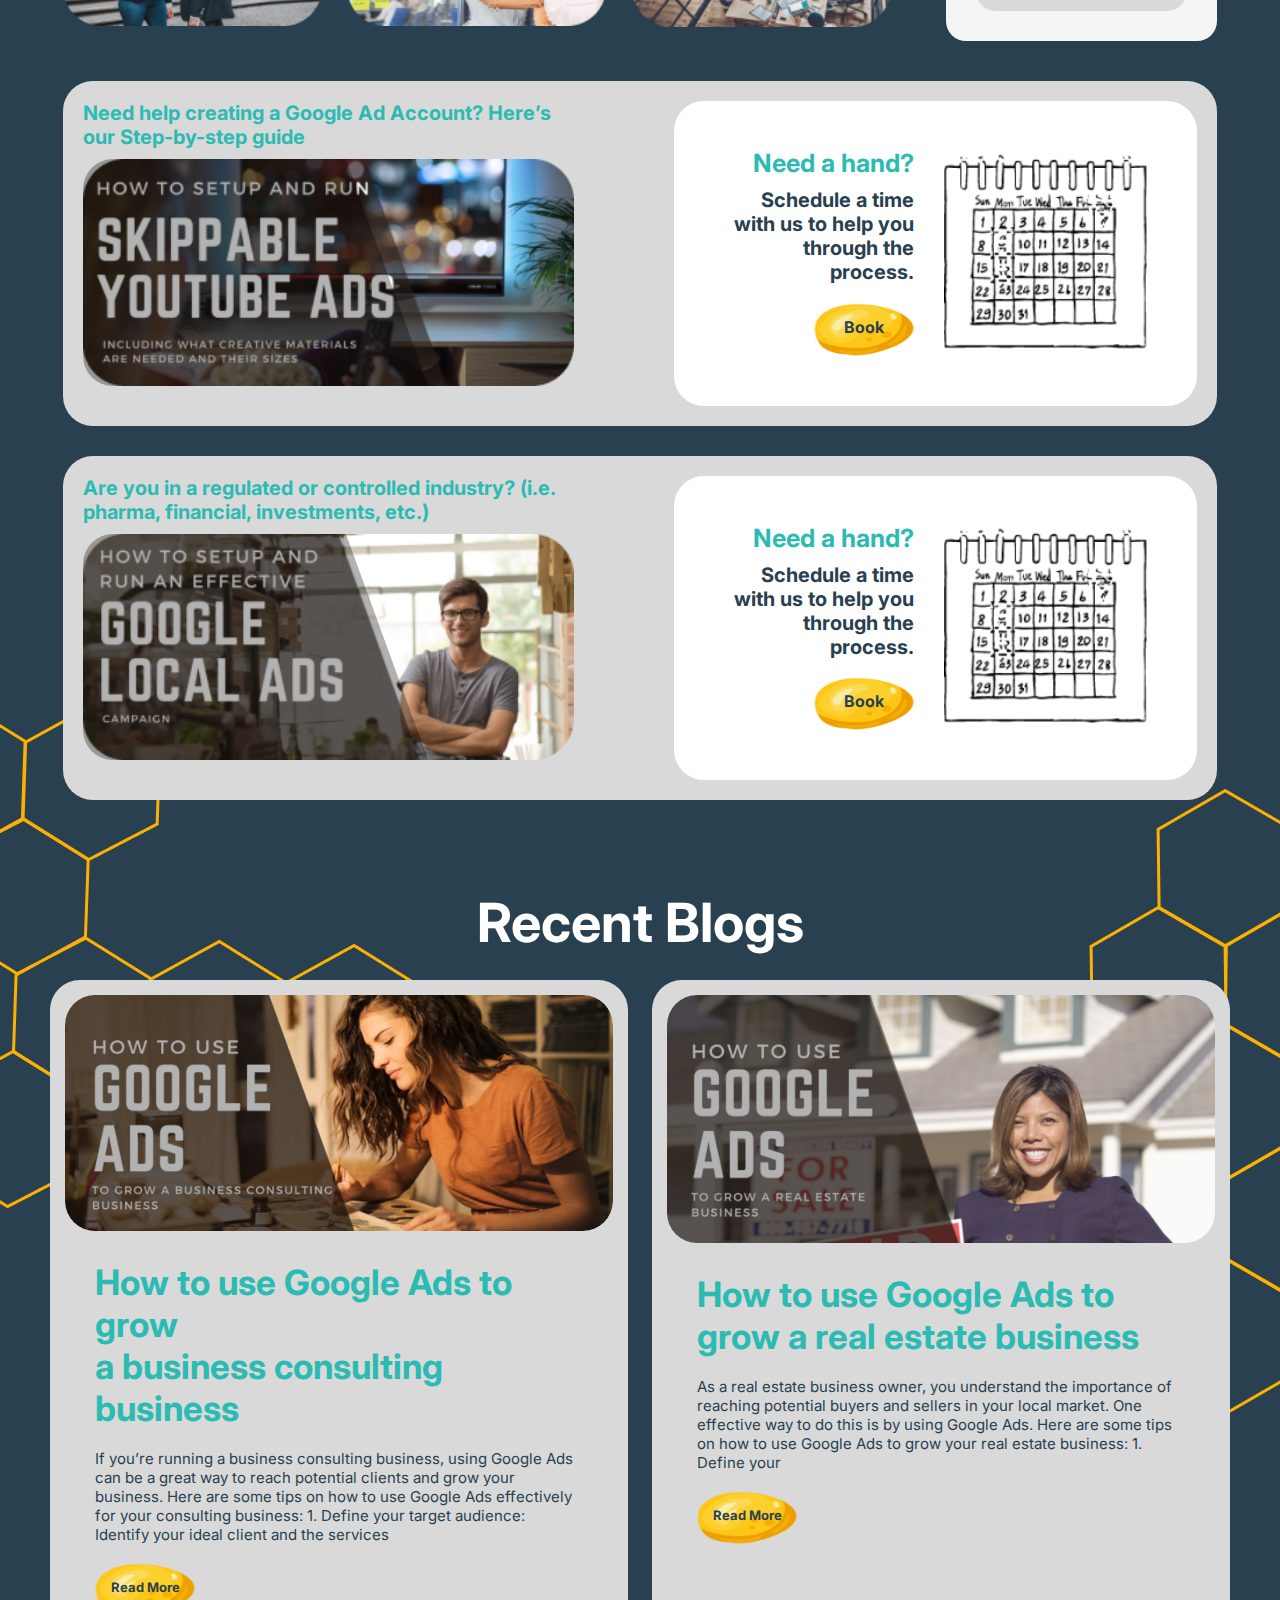
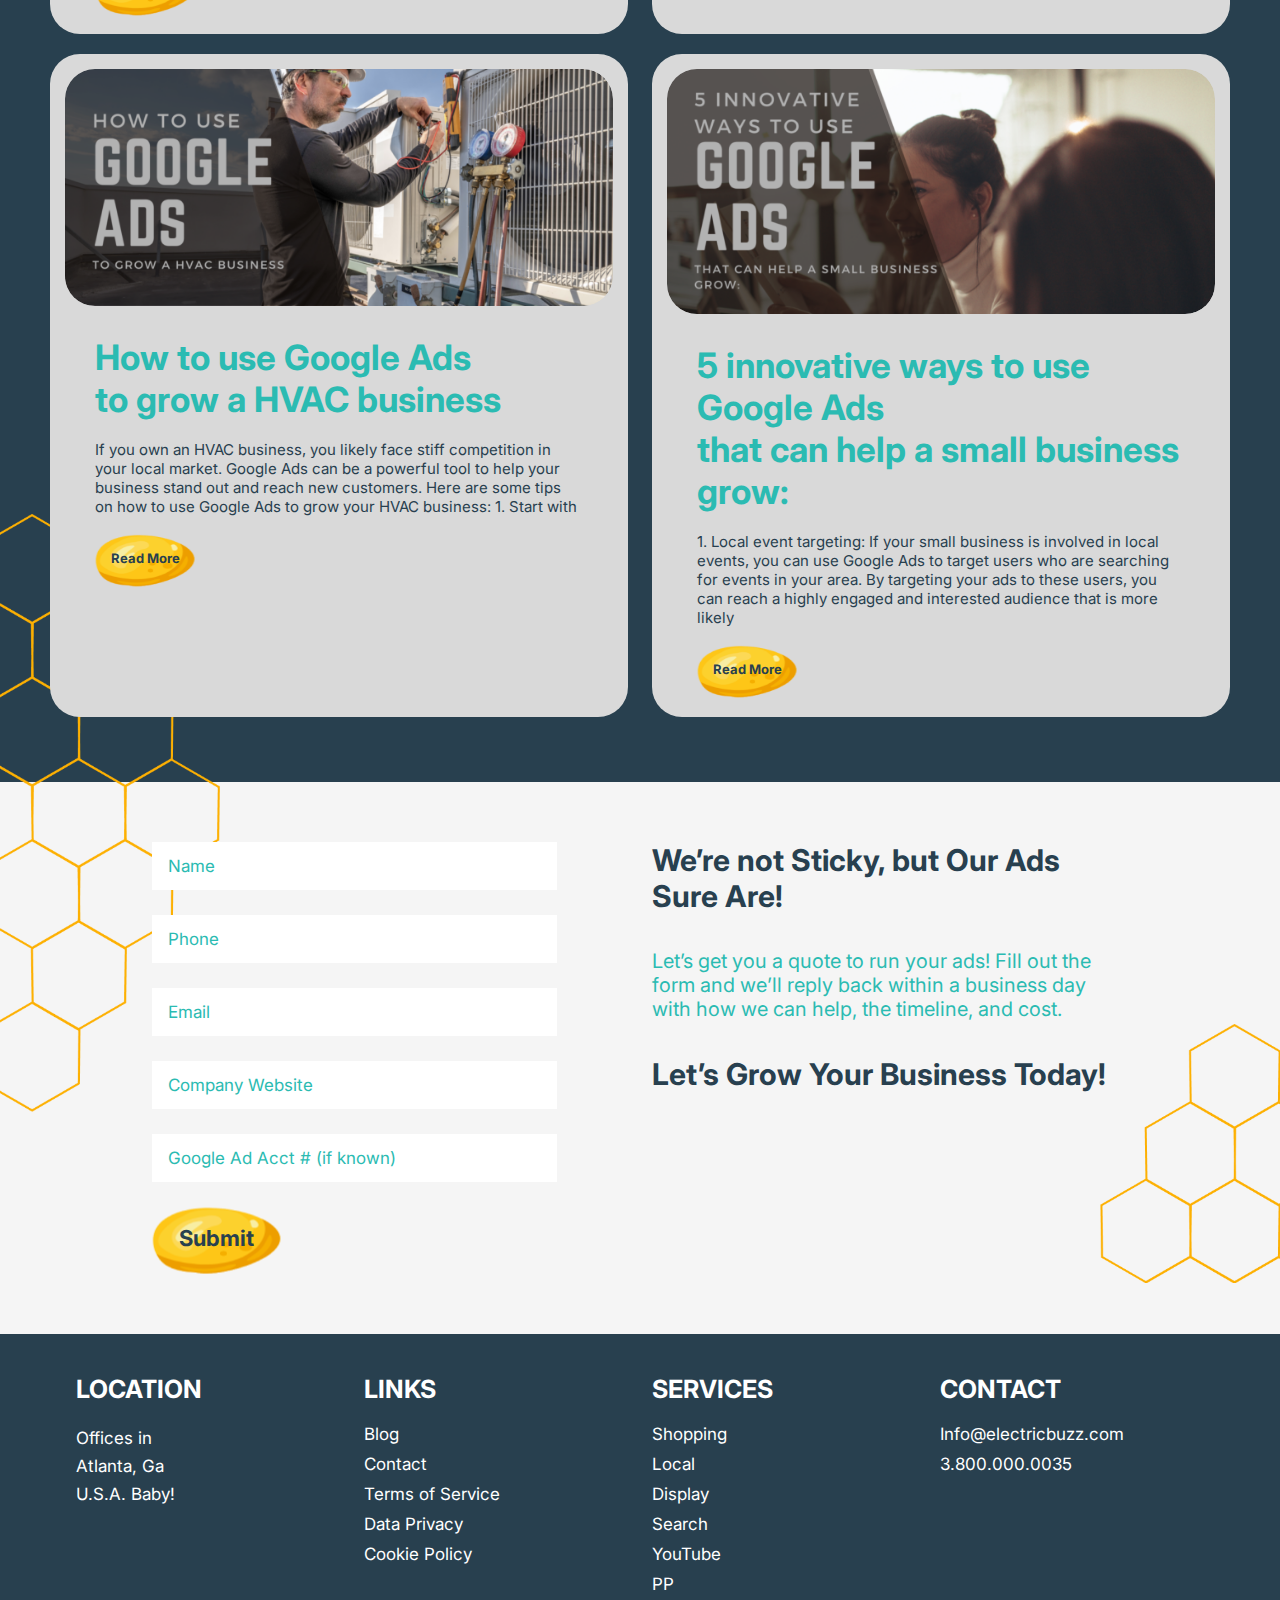
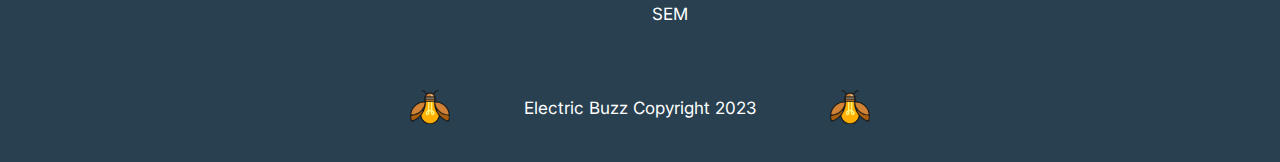
<file: guides.html>
<!DOCTYPE html>
<html lang="en">

    <head>
        <meta charset="UTF-8">
        <meta name="viewport" content="width=device-width, initial-scale=1.0">
        <title>Electric Buzz</title>
        <link rel="shortcut icon" type="image/png" href="./assets/images/favicon.ico"/>  
        <link rel="preconnect" href="https://fonts.googleapis.com">
        <link rel="preconnect" href="https://fonts.gstatic.com" crossorigin>
        <link href="https://fonts.googleapis.com/css2?family=Inter:wght@100;200;300;400;500;600;700;800;900&display=swap" rel="stylesheet">
        <link rel="stylesheet" href="./assets/css/bootstrap.min.css">
        <link rel="stylesheet" href="./assets/css/font-awesome.min.css">
        <link rel="stylesheet" href="./assets/css/style.css">
    </head>
    <body class="guides-page">
        <header class="myHeader">
            <div class="navigation-wrap">
                <div class="container sml-container">
                    <div class="row">
                        <nav
                            class=" col-md-12 navbar navbar-expand-lg navbar-dark">
                            <div class="nav-container">
                                <a class="navbar-brand fw-bold" href="index.html"><img
                                        src="./assets/images/logo.svg"
                                        alt="logo"></a>
                                <button class="navbar-toggler" type="button"
                                    data-bs-toggle="collapse"
                                    data-bs-target="#navbarSupportedContent"
                                    aria-controls="navbarSupportedContent"
                                    aria-expanded="false"
                                    aria-label="Toggle navigation">
                                    <span class="navbar-toggler-icon"></span>
                                </button>
                                <div class="collapse navbar-collapse"
                                    id="navbarSupportedContent">
                                    <div class="navbar-outer">
                                        <ul class="navbar-nav ">
                                            <li class="nav-item dropdown">
                                                <a class="nav-link  "
                                                    aria-current="page"
                                                    href="#">Services</a>
                                                    <span class="navbar-toggler-icon"></span>
                                                    <ul class="dropdown-menu" aria-labelledby="navbarDropdown">
                                                        <li class="nav-item">
                                                            <a class="nav-link" href="google-shopping-ads.html">Google Shopping Ads</a>
                                                        </li>
                                                        <li class="nav-item">
                                                            <a class="nav-link" href="local-google-ads.html">Local Google Ads</a>
                                                        </li>
                                                        <li class="nav-item">
                                                            <a class="nav-link" href="google-display-ads.html">Google Display Ads</a>
                                                        </li>
                                                        <li class="nav-item">
                                                            <a class="nav-link" href="google-search-ads.html">Google Search Ads</a>
                                                        </li>
                                                        <li class="nav-item">
                                                            <a class="nav-link" href="youtube-ads.html">YouTube Ads</a>
                                                        </li>
                                                    </ul>
                                            </li>
                                            <li class="nav-item">
                                                <a class="nav-link" href="awards.html">Awards</a>
                                            </li>
                                            <li class="nav-item">
                                                <a class="nav-link  active"
                                                    href="guides.html">Guides</a>
                                            </li>
                                        </ul>
                                        <a class="req-btn" href="contact.html">Request Quote</a>
                                </div>
                            </div>
                            </div>
                        </div>
                    </div>
                </div>
            </header>
            <section class="guide-blog-wrap">
                <div class="container sml-container">
                    <div class="row guide-blog-row">
                        <div class="col-md-12  ">
                            <div class="guide-blog-col" >
                                <h2>Checkout the latest blog</h2>
                                <div class="guide-blog-bnr">
                                    <img  src="./assets/images/guide-bnr-img.png" alt="">

                                </div>
                                <div class="guide-blog-bnr-bottom">
                                <h2>How a small business owner can establish an advertising budget with confidence and knowing they’re spending the correct amount for their business to grow</h2>
                                <p>Establishing an advertising budget for your small business can be a daunting task, especially if you’re unsure of how much you should be spending to achieve your business goals. However, 
                                    by following these steps, you can establish an advertising budget with confidence and ensure that you’re spending the right amount</p>
                                <a class="readmore-btn" href="guides-postpage.html">Read More</a>
                            </div>
                        </div>
                        </div>
                    </div>
                    <div class="row guide-beat-row">
                        <div class="col-md-5  ">
                            <div class="guide-beat-col1" >
                                <h2>Never Miss a Beat.</h2>
                                <p>Get notified when we publish new <br> content on the topics you care about</p>
                            </div>
                            </div>
                            <div class="col-md-7  ">
                            <div class="guide-beat-col2" >
                                <form>
                                    <div class="form-group">
                                        <input type="text" class="form-control"  >
                                    </div>
                                    <div class="form-group">
                                        <input type="text" class="form-control"  >
                                    </div>
                                    <input type="button" class="subscribe-btn"  value="Subscribe">
                                </form>
                            </div>
                        </div>
                        </div>
                        <div class="row guide-sort-row">
                            <div class="col-md-12">
                                <div class="guide-sort-col1" >
                                    <h2>Sort by topic catagory</h2>
                                    <ul class="tabs">
                                        <li class=" tab current" data-tab="tab-1"> Google Shopping </li>
                                        <li class="tab" data-tab="tab-2"> Google Display  </li>
                                        <li  class="tab" data-tab="tab-3"> Google Search </li>
                                        <li  class="tab" data-tab="tab-4"> Youtube Display </li>
                                        <li  class="tab" data-tab="tab-5"> SEM </li>
                                        <li  class="tab"data-tab="tab-6"> Pay Per Click </li>
                                    </ul>
                                    </div>
                                    <div class="guide-sortimg-col2 " >
                                        <div id="tab-1" class="tab-content current" >
                                        <ul>
                                            <li >
                                                <a href="#">
                                                    <div class="guide-sortimg-img">
                                                        <img  src="./assets/images/guide-googleads-img1.png" alt="">

                                                    </div>
                                                </a>
                                             </li>
                                             <li >
                                                <a href="#">
                                                    <div class="guide-sortimg-img">
                                                        <img  src="./assets/images/guide-googleads-img1.png" alt="">

                                                    </div>
                                                </a>
                                             </li>
                                             <li >
                                                <a href="#">
                                                    <div class="guide-sortimg-img">
                                                        <img  src="./assets/images/guide-googleads-img1.png" alt="">

                                                    </div>
                                                </a>
                                             </li>
                                             <li >
                                                <a href="#">
                                                    <div class="guide-sortimg-img">
                                                        <img  src="./assets/images/guide-googleads-img1.png" alt="">

                                                    </div>
                                                </a>
                                             </li>
                                             <li >
                                                <a href="#">
                                                    <div class="guide-sortimg-img">
                                                        <img  src="./assets/images/guide-googleads-img1.png" alt="">

                                                    </div>
                                                </a>
                                             </li>
                                             <li >
                                                <a href="#">
                                                    <div class="guide-sortimg-img">
                                                        <img  src="./assets/images/guide-googleads-img1.png" alt="">

                                                    </div>
                                                </a>
                                             </li>
                                             <li >
                                                <a href="#">
                                                    <div class="guide-sortimg-img">
                                                        <img  src="./assets/images/guide-googleads-img1.png" alt="">

                                                    </div>
                                                </a>
                                             </li>
                                             <li >
                                                <a href="#">
                                                    <div class="guide-sortimg-img">
                                                        <img  src="./assets/images/guide-googleads-img1.png" alt="">

                                                    </div>
                                                </a>
                                             </li>
                                             <li >
                                                <a href="#">
                                                    <div class="guide-sortimg-img">
                                                        <img  src="./assets/images/guide-googleads-img1.png" alt="">

                                                    </div>
                                                </a>
                                             </li>
                                        </ul>
                                        </div>
                                        <div id="tab-2" class="tab-content " >
                                            <ul>
                                                 <li >
                                                    <a href="#">
                                                        <div class="guide-sortimg-img">
                                                            <img  src="./assets/images/guide-googleads-img1.png" alt="">

                                                        </div>
                                                    </a>
                                                 </li>
                                                 <li >
                                                    <a href="#">
                                                        <div class="guide-sortimg-img">
                                                            <img  src="./assets/images/guide-googleads-img1.png" alt="">
                                                            
                                                        </div>
                                                    </a>
                                                 </li>
                                                 <li >
                                                    <a href="#">
                                                        <div class="guide-sortimg-img">
                                                            <img  src="./assets/images/guide-googleads-img1.png" alt="">
                                                            
                                                        </div>
                                                    </a>
                                                 </li>
                                                 <li >
                                                    <a href="#">
                                                        <div class="guide-sortimg-img">
                                                            <img  src="./assets/images/guide-googleads-img1.png" alt="">
                                                            
                                                        </div>
                                                    </a>
                                                 </li>
                                            </ul>
                                        </div>
                                        <div id="tab-3" class="tab-content " >
                                            <ul>
                                                <li >
                                                    <a href="#">
                                                        <div class="guide-sortimg-img">
                                                            <img  src="./assets/images/guide-googleads-img1.png" alt="">
                                                            
                                                        </div>
                                                    </a>
                                                 </li>
                                                 <li >
                                                    <a href="#">
                                                        <div class="guide-sortimg-img">
                                                            <img  src="./assets/images/guide-googleads-img1.png" alt="">
                                                            
                                                        </div>
                                                    </a>
                                                 </li>
                                                 <li >
                                                    <a href="#">
                                                        <div class="guide-sortimg-img">
                                                            <img  src="./assets/images/guide-googleads-img1.png" alt="">
                                                            
                                                        </div>
                                                    </a>
                                                 </li>
                                                
                                                 <li >
                                                    <a href="#">
                                                        <div class="guide-sortimg-img">
                                                            <img  src="./assets/images/guide-googleads-img1.png" alt="">
                                                            
                                                        </div>
                                                    </a>
                                                 </li>
                                                 <li >
                                                    <a href="#">
                                                        <div class="guide-sortimg-img">
                                                            <img  src="./assets/images/guide-googleads-img1.png" alt="">
                                                            
                                                        </div>
                                                    </a>
                                                 </li>
                                                 <li >
                                                    <a href="#">
                                                        <div class="guide-sortimg-img">
                                                            <img  src="./assets/images/guide-googleads-img1.png" alt="">
                                                            
                                                        </div>
                                                    </a>
                                                 </li>
                                                 <li >
                                                    <a href="#">
                                                        <div class="guide-sortimg-img">
                                                            <img  src="./assets/images/guide-googleads-img1.png" alt="">
                                                            
                                                        </div>
                                                    </a>
                                                 </li>
                                            </ul>
                                        </div>
                                        <div id="tab-4" class="tab-content " >
                                            <ul>
                                               
                                                 <li >
                                                    <a href="#">
                                                        <div class="guide-sortimg-img">
                                                            <img  src="./assets/images/guide-googleads-img1.png" alt="">
                                                            
                                                        </div>
                                                    </a>
                                                 </li>
                                                 <li >
                                                    <a href="#">
                                                        <div class="guide-sortimg-img">
                                                            <img  src="./assets/images/guide-googleads-img1.png" alt="">
                                                            
                                                        </div>
                                                    </a>
                                                 </li>
                                                 <li >
                                                    <a href="#">
                                                        <div class="guide-sortimg-img">
                                                            <img  src="./assets/images/guide-googleads-img1.png" alt="">
                                                            
                                                        </div>
                                                    </a>
                                                 </li>
                                                 <li >
                                                    <a href="#">
                                                        <div class="guide-sortimg-img">
                                                            <img  src="./assets/images/guide-googleads-img1.png" alt="">
                                                            
                                                        </div>
                                                    </a>
                                                 </li>
                                                 <li >
                                                    <a href="#">
                                                        <div class="guide-sortimg-img">
                                                            <img  src="./assets/images/guide-googleads-img1.png" alt="">
                                                            
                                                        </div>
                                                    </a>
                                                 </li>
                                                 <li >
                                                    <a href="#">
                                                        <div class="guide-sortimg-img">
                                                            <img  src="./assets/images/guide-googleads-img1.png" alt="">
                                                            
                                                        </div>
                                                    </a>
                                                 </li>
                                            </ul>
                                        </div>
                                        <div id="tab-5" class="tab-content " >
                                            <ul>
                                                <li >
                                                    <a href="#">
                                                        <div class="guide-sortimg-img">
                                                            <img  src="./assets/images/guide-googleads-img1.png" alt="">
                                                            
                                                        </div>
                                                    </a>
                                                 </li>
                                                 <li >
                                                    <a href="#">
                                                        <div class="guide-sortimg-img">
                                                            <img  src="./assets/images/guide-googleads-img1.png" alt="">
                                                            
                                                        </div>
                                                    </a>
                                                 </li>
                                                 <li >
                                                    <a href="#">
                                                        <div class="guide-sortimg-img">
                                                            <img  src="./assets/images/guide-googleads-img1.png" alt="">
                                                            
                                                        </div>
                                                    </a>
                                                 </li>
                                                 <li >
                                                    <a href="#">
                                                        <div class="guide-sortimg-img">
                                                            <img  src="./assets/images/guide-googleads-img1.png" alt="">
                                                            
                                                        </div>
                                                    </a>
                                                 </li>
                                                
                                                
                                        </div>
                                        <div id="tab-6" class="tab-content " >
                                            <ul>
                                                <li >
                                                    <a href="#">
                                                        <div class="guide-sortimg-img">
                                                            <img  src="./assets/images/guide-googleads-img1.png" alt="">
                                                            
                                                        </div>
                                                    </a>
                                                 </li>
                                                 <li >
                                                    <a href="#">
                                                        <div class="guide-sortimg-img">
                                                            <img  src="./assets/images/guide-googleads-img1.png" alt="">
                                                            
                                                        </div>
                                                    </a>
                                                 </li>
                                                 <li >
                                                    <a href="#">
                                                        <div class="guide-sortimg-img">
                                                            <img  src="./assets/images/guide-googleads-img1.png" alt="">
                                                            
                                                        </div>
                                                    </a>
                                                 </li>
                                                 <li >
                                                    <a href="#">
                                                        <div class="guide-sortimg-img">
                                                            <img  src="./assets/images/guide-googleads-img1.png" alt="">
                                                            
                                                        </div>
                                                    </a>
                                                 </li>
                                                 <li >
                                                    <a href="#">
                                                        <div class="guide-sortimg-img">
                                                            <img  src="./assets/images/guide-googleads-img1.png" alt="">
                                                            
                                                        </div>
                                                    </a>
                                                 </li>
                                                
                                            </ul>
                                        </div>
                                    </div>
                                </div>
                                </div>

                                <div class="row guide-getstart-row">
                                    <h1>How To Get Started</h1>
                                    <div class="col-md-9">
                                        <div class="guide-getstart-col1" >
                                            <img  src="./assets/images/guide-shopping-ads-img1.png" alt=""> 

                                        </div>
                                        <div class="guide-getstart-list" >
                                            <ul>
                                                <li><a href="#"> <img  src="./assets/images/guide-shopping-ads-img2.png" alt=""></a></li>
                                                <li><a href="#"> <img  src="./assets/images/guide-shopping-ads-img3.png" alt=""></a></li>
                                                <li><a href="#"> <img  src="./assets/images/guide-shopping-ads-img4.png" alt=""></a></li>
                                                <li><a href="#"> <img  src="./assets/images/guide-shopping-ads-img5.png" alt=""></a></li>
                                                <li><a href="#"> <img  src="./assets/images/guide-shopping-ads-img6.png" alt=""></a></li>
                                                <li><a href="#"> <img  src="./assets/images/guide-shopping-ads-img7.png" alt=""></a></li>
                                                 </ul>
                                        </div>
                                        </div>
                                        <div class="col-md-3">
                                        <div class="guide-getstart-col2" >
                                           <p>Ever wondered “why” it’s important to hire a Google Ad expert rather than taking any other path? <br><br>

                                            Check out this FAQ and curated selection of blogs on why you’re missing out on a far bigger ROI from poorly managed ads.</p>
                                            <div class="guide-getstart-box">
                                                <h3>Ready to Begin? </h3>
                                                <ul>
                                                    <li>Let’s electrify your ads together! </li>
                                                    <li>Fill out the form to begin the process. </li>
                                                    <li>Contact form, similar to the one at the bottom.</li>
                                                </ul>
                                            </div>
                                        </div>
                                        </div>
        
                                    </div>

                                    <div class=" guide-skiping-wrap">
                                        <div class="row guide-skiping-row">
                                        <div class="col-md-6 guide-skiping-left">
                                            <div class="guide-skiping-col1" >
                                                <h3>Need help creating a Google Ad Account? Here’s our Step-by-step guide </h3>
                                                <div class="guide-skiping-bnr" >
                                                <img  src="./assets/images/guide-youtube-ads-img.png" alt="">

                                            </div>
                                            </div>
                                            </div>
                                            <div class="col-md-6 guide-skiping-right">
                                                <div class="guide-skiping-col2" >
                                                    <div class=" skiping-txt" >
                                                    <h3>Need a hand?</h3>
                                                    <p>Schedule a time with us to help you through the process.</p>
                                                    <a class="readmore-btn" href="#">Book</a>
                                                    </div>
                                                    <div class=" skiping-date" >
                                                        <img  src="./assets/images/guide-calender-img.png" alt="">
                                                    </div>
                                                </div>
                                                </div>
                                            </div>
                                        </div>
                                        <div class=" guide-skiping-wrap">
                                        <div class="row guide-skiping-row">
                                        <div class="col-md-6 guide-skiping-left">
                                            <div class="guide-skiping-col1" >
                                                <h3>Are you in a regulated or controlled industry? (i.e. pharma, financial, investments, etc.) </h3>
                                                <div class="guide-skiping-bnr" >
                                                    <img  src="./assets/images/guide-local-ads-img.png" alt="">

                                                </div>
                                            </div>
                                            </div>
                                            <div class="col-md-6 guide-skiping-right">
                                                <div class="guide-skiping-col2" >
                                                    <div class=" skiping-txt" >
                                                    <h3>Need a hand?</h3>
                                                    <p>Schedule a time with us to help you through the process.</p>
                                                    <a class="readmore-btn" href="#">Book</a>
                                                    </div>
                                                    <div class=" skiping-date" >
                                                        <img  src="./assets/images/guide-calender-img.png" alt="">
                                                    </div>
                                                </div>
                                                </div>
                                            </div>
                                        </div>

                    </div>
                </div>
            </section>
            <section class="recent-blog-wrap">
                <div class="container sml-container">
                    <h1>Recent Blogs</h1>
                    <div class="row recent-blog-row">
                        <div class="col-md-6  ">
                            <div class="recent-blog-col" >
                                <div class="recent-blog-col-img" >
                                    <img  src="./assets/images/guide-blog-img1.png" alt="">

                                </div>
                                <div class="recent-blog-col-txt">
                                <h2>How to use Google Ads to grow<br> a business consulting business</h2>
                                <p>If you’re running a business consulting business, using Google Ads can be a great way to reach potential clients and grow your business. 
                                    Here are some tips on how to use Google Ads effectively for your consulting business: 1. Define your target audience: Identify your ideal client and the services</p>
                                    <a class="readmore-btn" href="#">Read More</a>
                                </div>
                            </div>
                        </div>
                        <div class="col-md-6  ">
                            <div class="recent-blog-col" >
                                <div class="recent-blog-col-img" >
                                    <img  src="./assets/images/guide-blog-img2.png" alt="">

                                </div>
                                <div class="recent-blog-col-txt">
                                <h2>How to use Google Ads to<br> grow a real estate business</h2>
                                <p>As a real estate business owner, you understand the importance of reaching potential buyers and sellers in your local market. 
                                    One effective way to do this is by using Google Ads. Here are some tips on how to use Google Ads to grow your real estate business: 1. Define your</p>
                                    <a class="readmore-btn" href="#">Read More</a>
                                </div>
                            </div>
                        </div>
                        <div class="col-md-6  ">
                            <div class="recent-blog-col" >
                                <div class="recent-blog-col-img" >
                                    <img  src="./assets/images/guide-blog-img3.png" alt="">

                                </div>
                                <div class="recent-blog-col-txt"> 
                                <h2>How to use Google Ads<br> to grow a HVAC business</h2>
                                <p>If you own an HVAC business, you likely face stiff competition in your local market. Google Ads can be a powerful tool to help your business stand out and reach new customers. 
                                    Here are some tips on how to use Google Ads to grow your HVAC business: 1. Start with</p>
                                    <a class="readmore-btn" href="#">Read More</a>
                                </div>
                            </div>
                        </div>
                        <div class="col-md-6  ">
                            <div class="recent-blog-col" >
                                <div class="recent-blog-col-img" >
                                    <img  src="./assets/images/guide-blog-img4.png" alt="">

                                </div>
                                <div class="recent-blog-col-txt">
                                <h2>5 innovative ways to use Google Ads<br> that can help a small business grow:</h2>
                                <p>1. Local event targeting: If your small business is involved in local events, you can use Google Ads to target users who are searching for events in your area. By targeting your ads to these users, 
                                    you can reach a highly engaged and interested audience that is more likely</p>
                                    <a class="readmore-btn" href="#">Read More</a>
                            </div>
                        </div>
                        </div>
                    </div>
                </div>
            </section>
          
            <section class="sect8-wrp" id="getstarted-form">
                <div class="container sml-container">
                    <div class="row sect8-wrp-row">
                        <div class="col-md-6 sect8-col1">
                            <form>
                                <div class="form-group">
                                    <input type="text" class="form-control" placeholder="Name">
                                </div>
                                <div class="form-group">
                                    <input type="text" class="form-control" placeholder="Phone">
                                </div>
                                <div class="form-group">
                                    <input type="text" class="form-control" placeholder="Email">
                                </div>
                                <div class="form-group">
                                    <input type="text" class="form-control" placeholder="Company Website">
                                </div>
                                <div class="form-group">
                                    <input type="text" class="form-control" placeholder="Google Ad Acct # (if known)">
                                </div>
                                <input type="button" class="submit-btn"  value="Submit">
                            </form>
                        </div>
                        <div class="col-md-6 sect8-col2">
                            <h2>We’re not Sticky, but Our Ads Sure Are!</h2>
                           <p>Let’s get you a quote to run your ads! 
                            Fill out the form and we’ll reply back within a business day with how we can help, the timeline, and cost.</p>
                            <h2>Let’s Grow Your Business Today!</h2>
                        </div>
                       
                    </div>
                </div>
            </section>
            <footer class="footer-wrp">
                <div class="container">
                    <div class="row ftr-wrp-row">
                        <div class="col-md-3 ftr-col1">
                            <a href="#" class="ftr-logo"> <img class="mobile-only" src="./assets/images/footer-logo.png" alt=""> </a>
                            <h3>LOCATION</h3>
                            <p>Offices in <br> 
                                Atlanta, Ga<br> 
                                U.S.A. Baby!</p>
                        </div>
                        <div class="col-md-3 ftr-col2">
                            <h3>LINKS</h3>
                            <ul>
                                <li><a href="#">Blog</a></li>
                                <li><a href="#">Contact</a></li>
                                <li><a href="#">Terms of Service</a></li>
                                <li><a href="#">Data Privacy</a></li>
                                <li><a href="#">Cookie Policy</a></li>
                            </ul>
                        </div>
                        <div class="col-md-3 ftr-col2">
                            <h3>SERVICES</h3>
                            <ul>
                                <li><a href="#">Shopping</a></li>
                                <li><a href="#">Local</a></li>
                                <li><a href="#">Display</a></li>
                                <li><a href="#">Search</a></li>
                                <li><a href="#">YouTube</a></li>
                                <li><a href="#">PP</a></li>
                                <li><a href="#">SEM</a></li>
                            </ul>
                        </div>
                        <div class="col-md-3 ftr-col2">
                            <h3>CONTACT</h3>
                            <ul>
                                <li><a href="mailto:Info@electricbuzz.com">Info@electricbuzz.com</a></li>
                                <li><a href="callto:18009614735">3.800.000.0035</a></li>
                            </ul>
                        </div>
                    </div>
                    <div class="row copyright-wrp-row">
                        <div class="col-md-4 copyright-col1 m-auto">
                            <p>Electric Buzz Copyright 2023</p>
                        </div>
                </div>
                </div>
            </footer>

           


        <script src="./assets/js/bootstrap.min.js"></script>
        <script src="./assets/js/jquery-3.7.0.min.js"></script>
        <script src="./assets/js/popper.min.js"></script>
        <script src="./assets/js/custom.js"></script>
    </body>

</html>
</file>
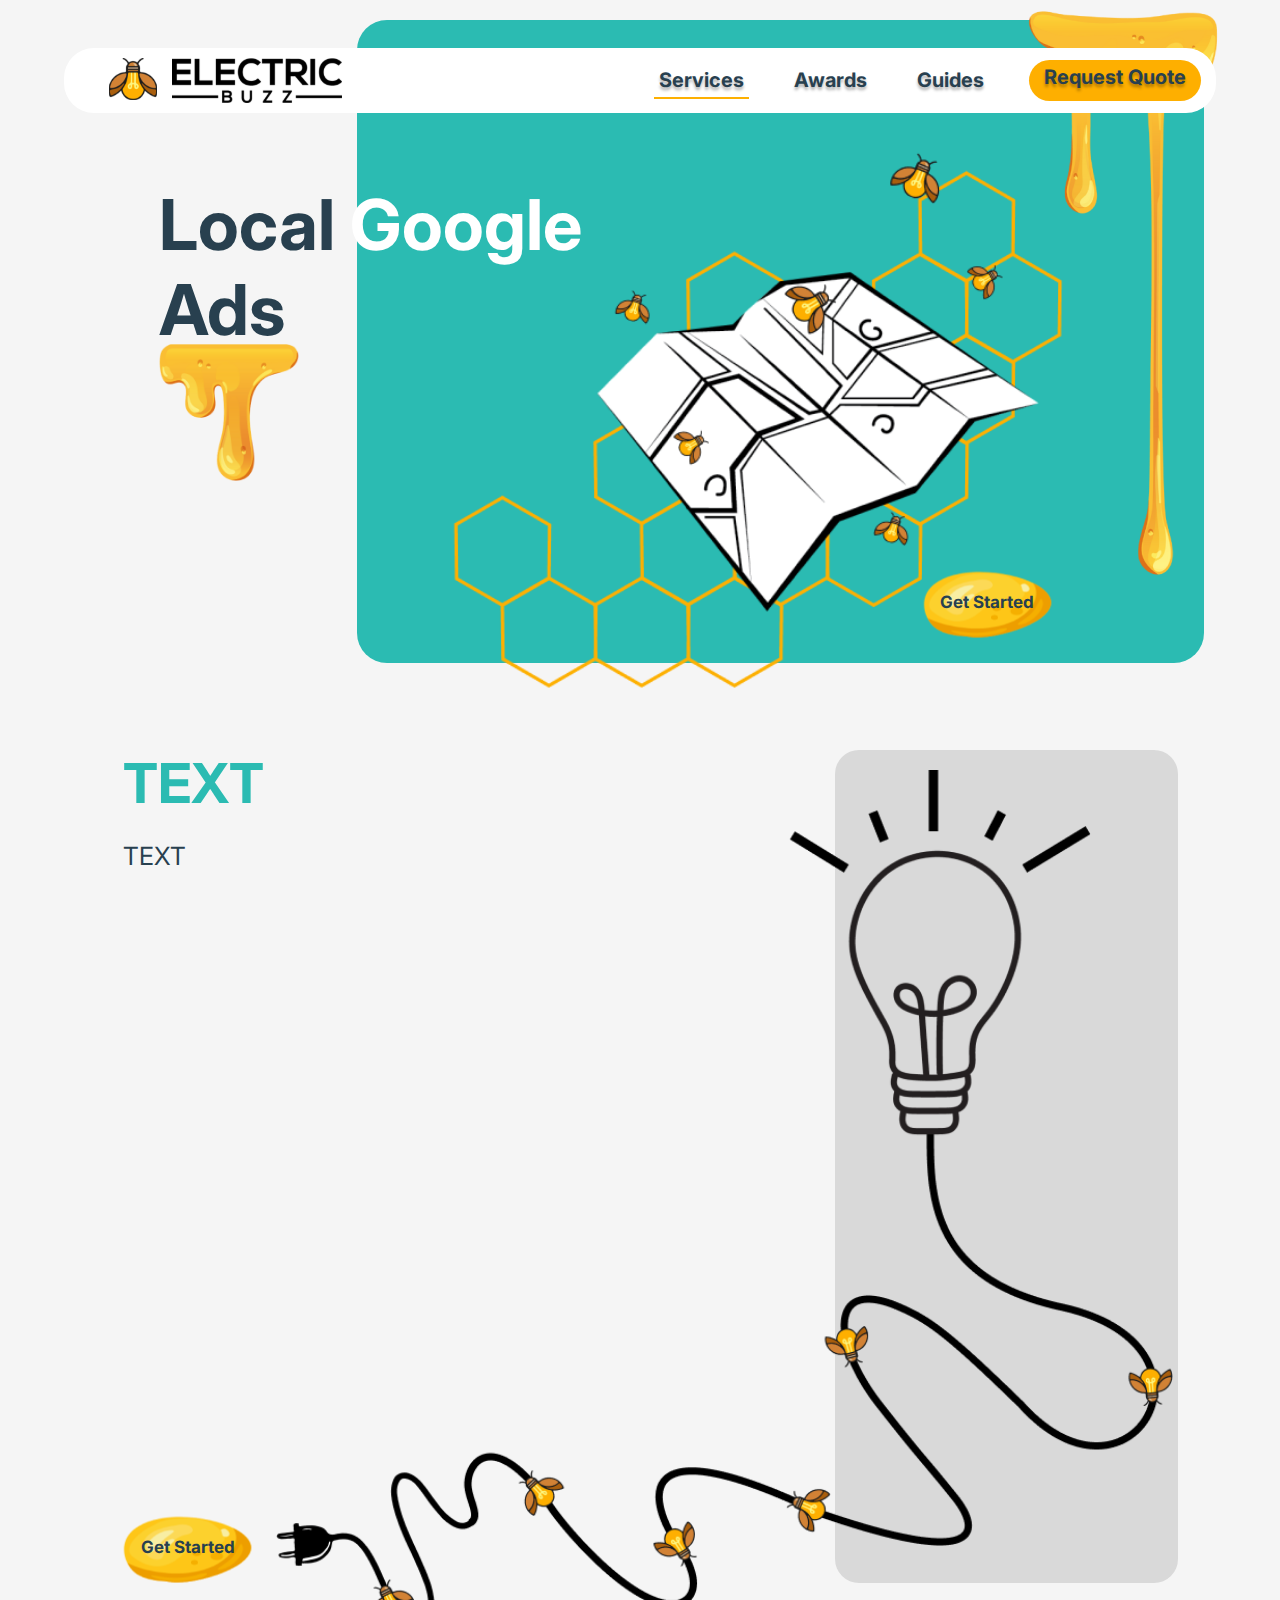
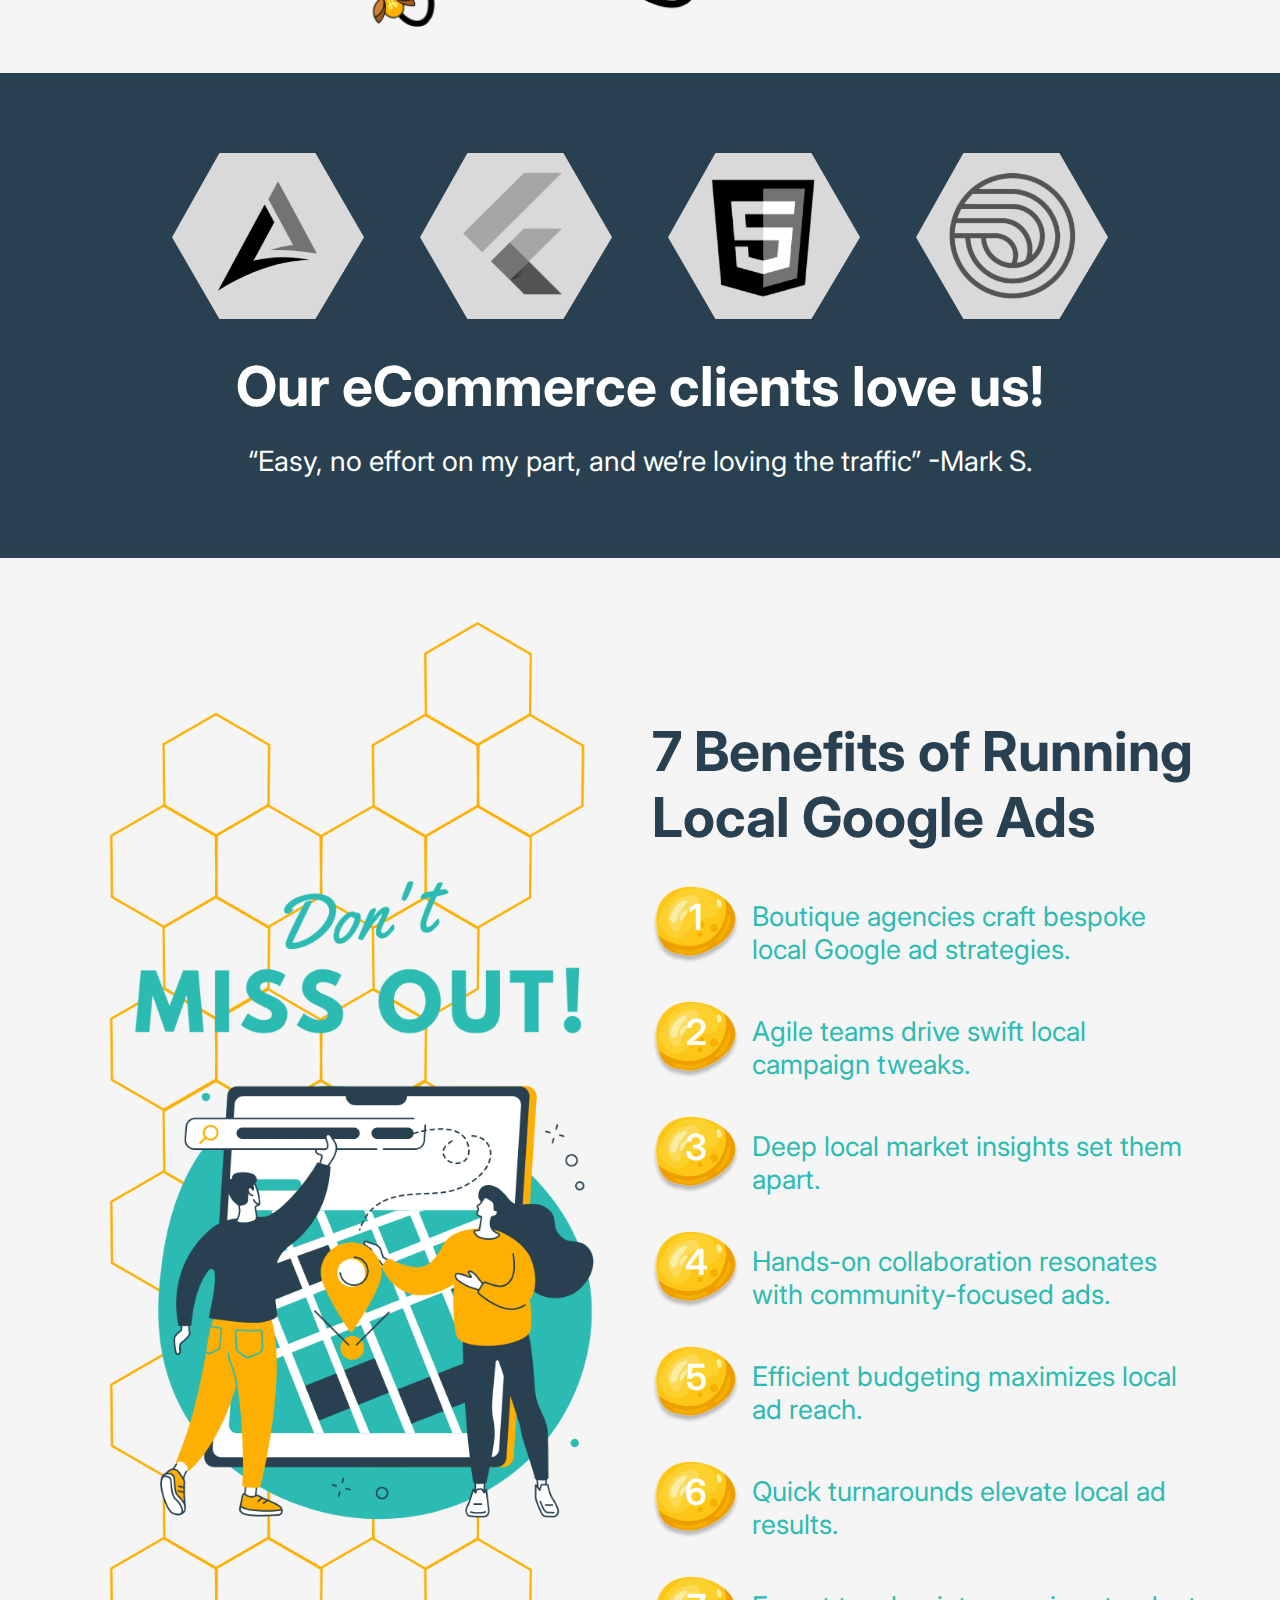
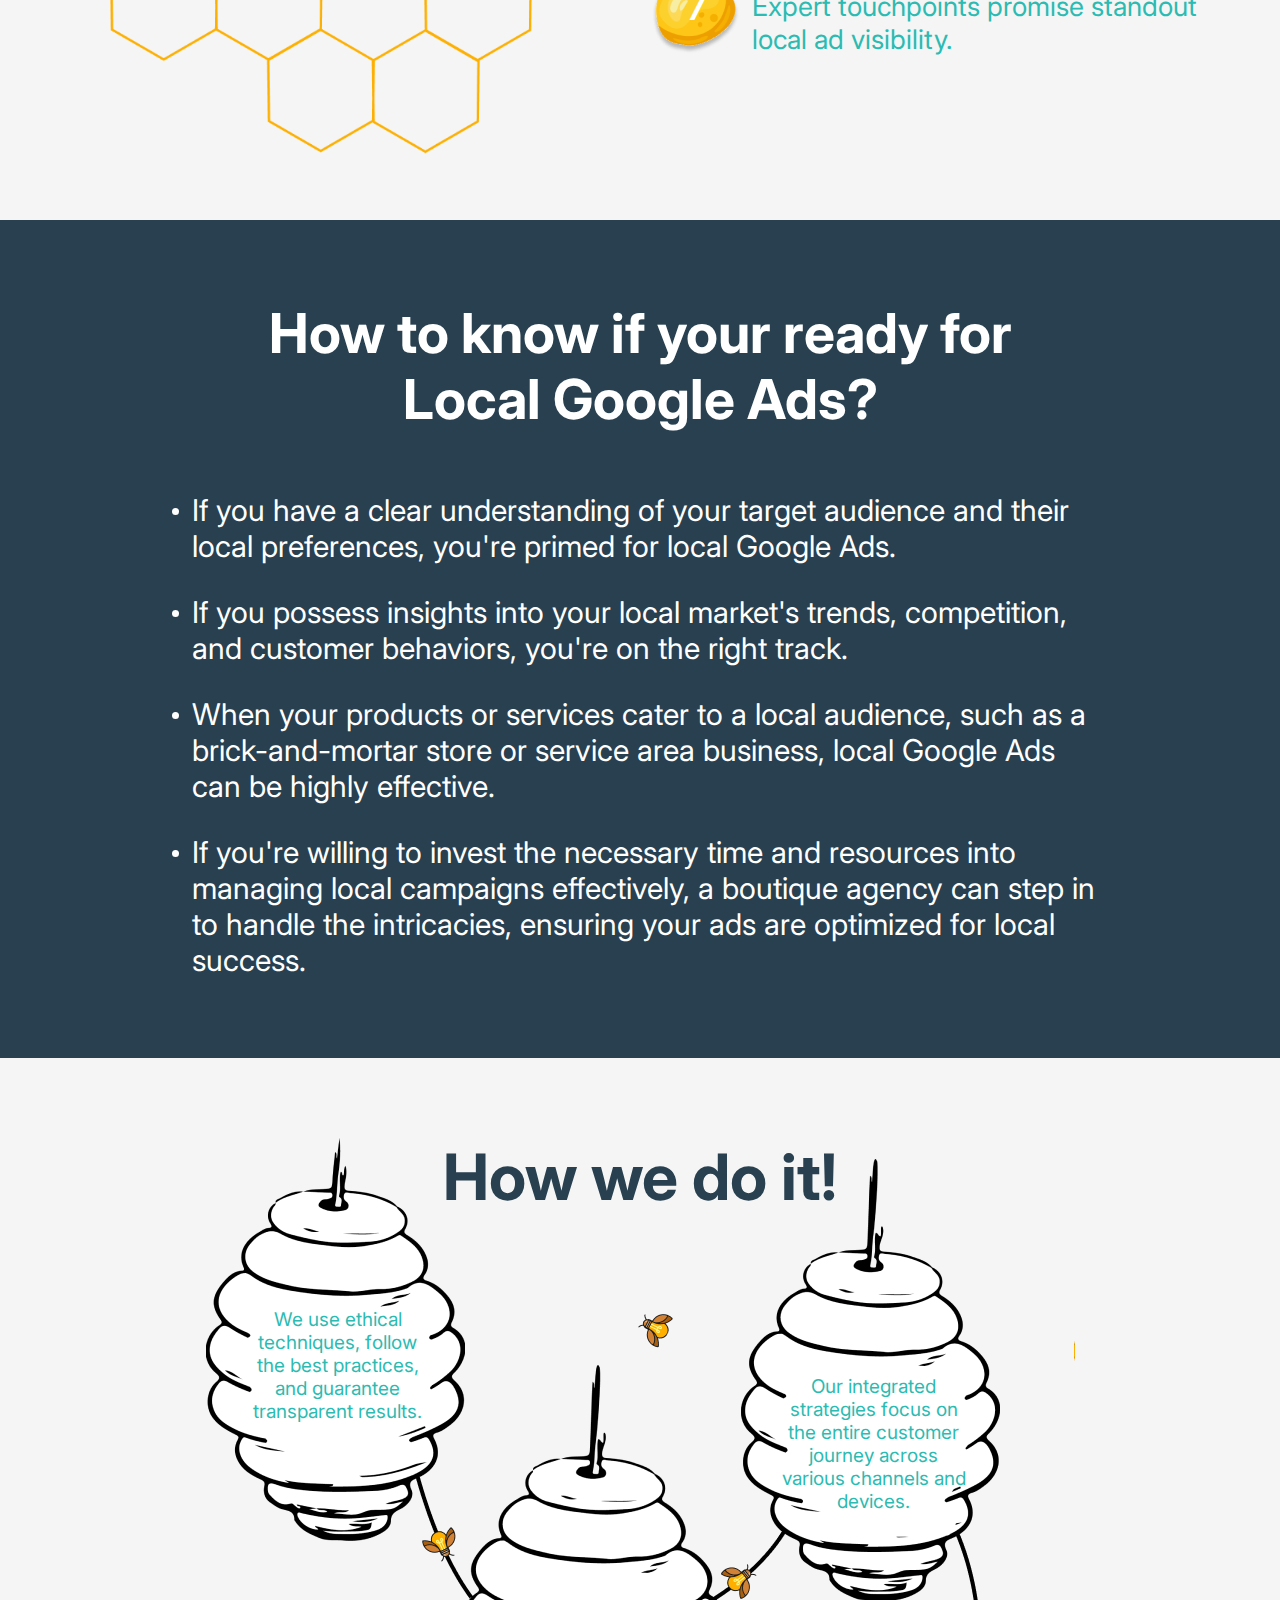
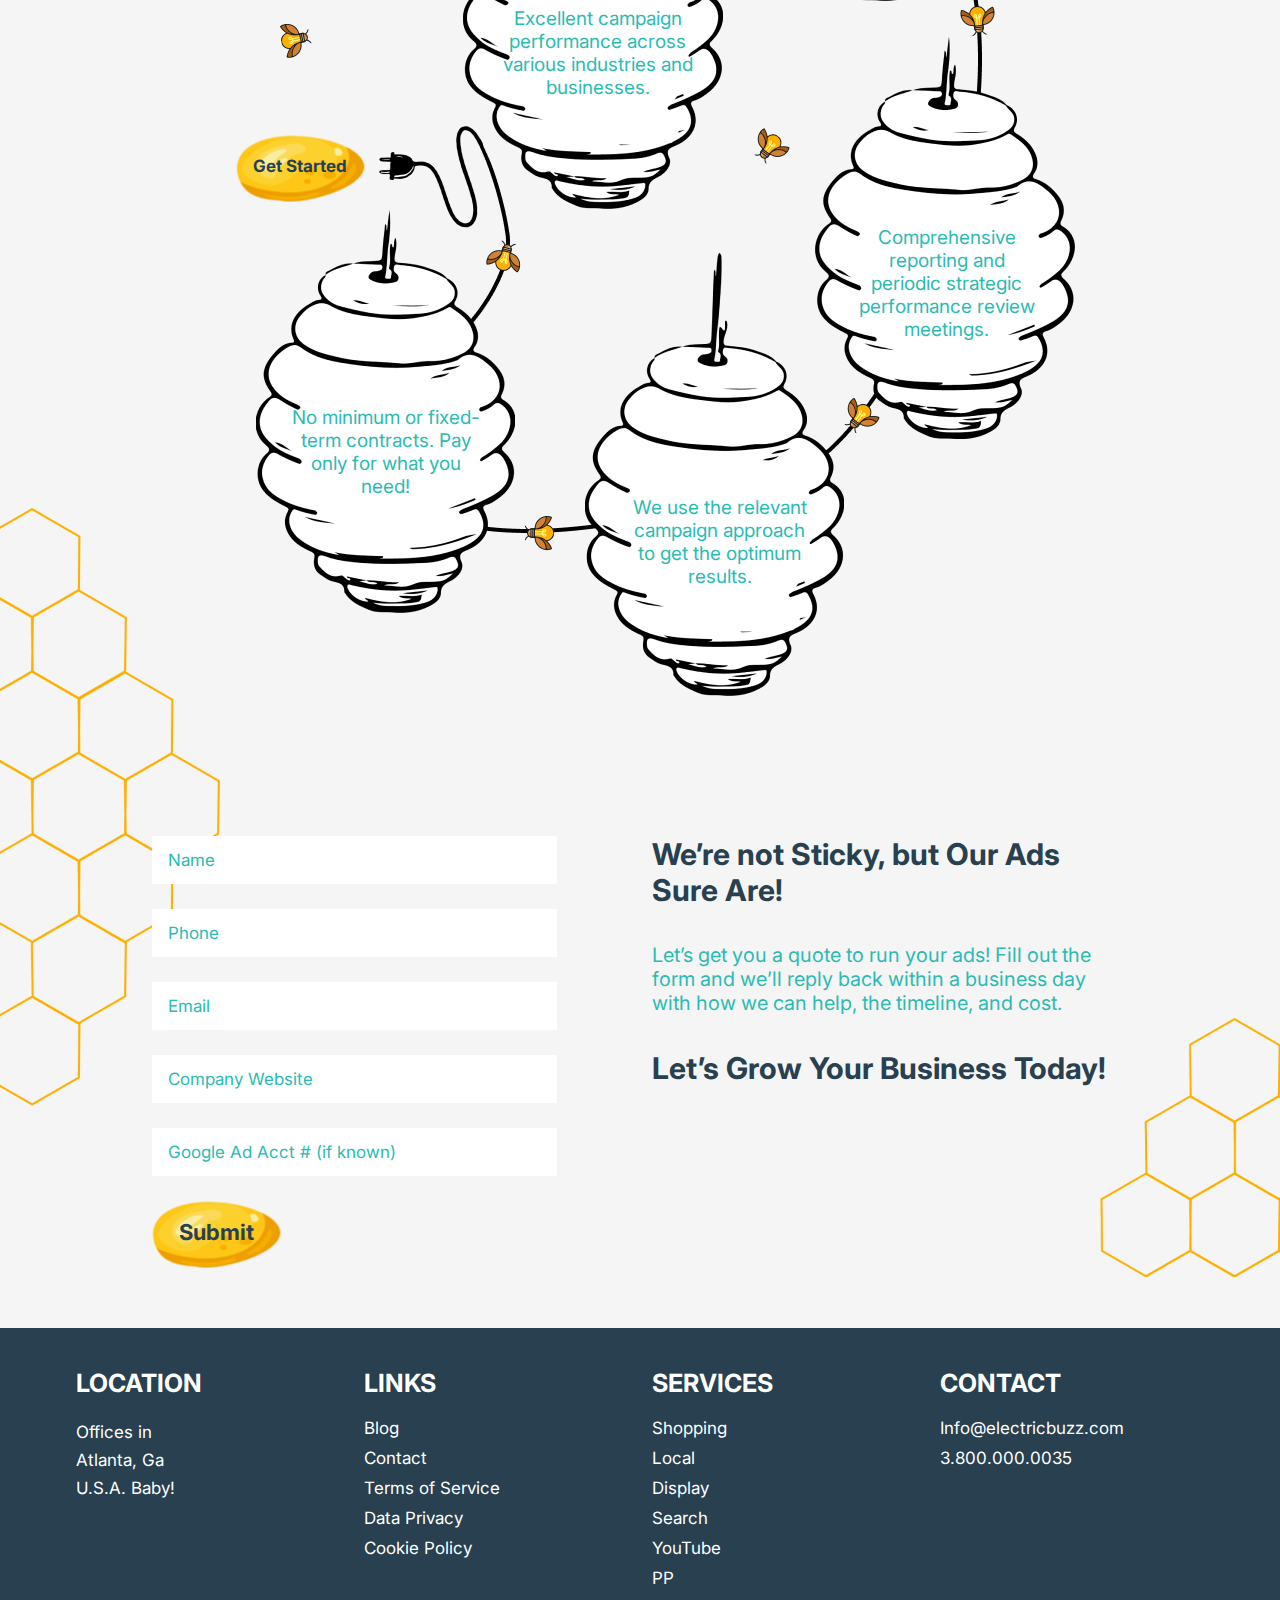
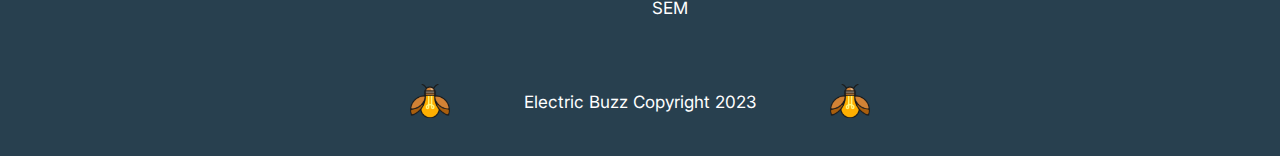
<file: local-google-ads.html>
<!DOCTYPE html>
<html lang="en">

    <head>
        <meta charset="UTF-8">
        <meta name="viewport" content="width=device-width, initial-scale=1.0">
        <title>Electric Buzz</title>
        <link rel="shortcut icon" type="image/png" href="./assets/images/favicon.ico"/>  
        <link rel="preconnect" href="https://fonts.googleapis.com">
        <link rel="preconnect" href="https://fonts.gstatic.com" crossorigin>
        <link href="https://fonts.googleapis.com/css2?family=Inter:wght@100;200;300;400;500;600;700;800;900&display=swap" rel="stylesheet">
        <link rel="stylesheet" href="./assets/css/bootstrap.min.css">
        <link rel="stylesheet" href="./assets/css/font-awesome.min.css">
        <link rel="stylesheet" href="./assets/css/style.css">
    </head>
    <body>
        <header class="myHeader">
            <div class="navigation-wrap">
                <div class="container sml-container">
                    <div class="row">
                        <nav
                            class=" col-md-12 navbar navbar-expand-lg navbar-dark">
                            <div class="nav-container">
                                <a class="navbar-brand fw-bold" href="index.html"><img
                                        src="./assets/images/logo.svg"
                                        alt="logo"></a>
                                <button class="navbar-toggler" type="button"
                                    data-bs-toggle="collapse"
                                    data-bs-target="#navbarSupportedContent"
                                    aria-controls="navbarSupportedContent"
                                    aria-expanded="false"
                                    aria-label="Toggle navigation">
                                    <span class="navbar-toggler-icon"></span>
                                </button>
                                <div class="collapse navbar-collapse"
                                    id="navbarSupportedContent">
                                    <div class="navbar-outer">
                                        <ul class="navbar-nav ">
                                            <li class="nav-item dropdown">
                                                <a class="nav-link active"
                                                    aria-current="page"
                                                    href="#">Services</a>
                                                    <span class="navbar-toggler-icon"></span>
                                                    <ul class="dropdown-menu" aria-labelledby="navbarDropdown">
                                                        <li class="nav-item">
                                                            <a class="nav-link" href="google-shopping-ads.html">Google Shopping Ads</a>
                                                        </li>
                                                        <li class="nav-item">
                                                            <a class="nav-link" href="local-google-ads.html">Local Google Ads</a>
                                                        </li>
                                                        <li class="nav-item">
                                                            <a class="nav-link" href="google-display-ads.html">Google Display Ads</a>
                                                        </li>
                                                        <li class="nav-item">
                                                            <a class="nav-link" href="google-search-ads.html">Google Search Ads</a>
                                                        </li>
                                                        <li class="nav-item">
                                                            <a class="nav-link" href="youtube-ads.html">YouTube Ads</a>
                                                        </li>
                                                    </ul>
                                            </li>
                                            <li class="nav-item">
                                                <a class="nav-link" href="awards.html">Awards</a>
                                            </li>
                                            <li class="nav-item">
                                                <a class="nav-link"
                                                    href="guides.html">Guides</a>
                                            </li>
                                        </ul>
                                        <a class="req-btn" href="contact.html">Request Quote</a>
                                </div>
                            </div>
                            </div>
                        </div>
                    </div>
                </div>
            </header>
            <section class="banner-wrp service2-bnr ">
                <div class="container sml-container">
                    <div class="row bnr-row">
                        <div class="col-md-3 bnr-left">
                            <div class="bnr-caption" >
                                <h1>Local <span class="white-txt">Google</span><br>Ads </h1>
                            </div>
                        </div>
                            <div class="col-md-9 bnr-right">
                            <div class="bnr-bg-col" >
                                <img src="./assets/images/service2-bnr-img.png" alt="">
                                <a class="getstart-btn" href="#getstarted-form">Get Started</a>
                            </div>
                        </div>
                    </div>
                </div>
            </section>
            <section class="serv-sect1-wrp local-gogle-page">
                <div class="container sml-container">
                    <div class=" serv-sect1-row row">
                        <div class="col-md-8  ">
                              <div class=" serv-sect1-col1">
                                <h2> TEXT</h2>
                                <p>TEXT</p>
                                    <a class="serv-sect1-wrp-btn" href="#getstarted-form">Get Started</a>
                                </div>
                            </div>
                                <div class="col-md-4  ">
                                    <div class=" serv-sect1-col2">
                                        <img  class="desktop-only" src="./assets/images/serv-sect1-img.png" alt="">
                                        <img  class="desktop-only hover-img" src="./assets/images/serv-sect1-img-hover.png" alt="">
                                        <img class="mobile-only" src="./assets/images/serv-sect1-img-mobile.png" alt="">
                                    </div>
                                </div>
                        </div>
                    </div>
                    </div>
                </div>
            </section>
            <section class="serv-sect2-wrp">
                <div class="container sml-container">
                    <div class=" serv-sect2-row row">
                        <div class="col-md-10 text-center m-auto">
                              <div class=" serv-sect1-col1">
                                <ul>
                                    <li><img src="./assets/images/serv-sect2-img1.png" alt=""></li>
                                    <li><img src="./assets/images/serv-sect2-img2.png" alt=""></li>
                                    <li><img src="./assets/images/serv-sect2-img3.png" alt=""></li>
                                    <li><img src="./assets/images/serv-sect2-img4.png" alt=""></li>
                                </ul>
                                <h2>Our eCommerce clients love us! </h2>
                                <p>“Easy, no effort on my part, and we’re loving the traffic”
                                    -Mark S.</p>
                                </div>
                            </div>
                        </div>
                    </div>
                    </div>
                </div>
            </section>
            <section class="serv-sect3-wrp">
                <div class="container sml-container">
                    <div class=" serv-sect3-row row">
                        <div class="col-md-6 ">
                              <div class=" serv-sect3-col1">
                                 <img class="desktop-only" src="./assets/images/serv-sect3-img2.png" alt=""> 
                                 <img class="mobile-only" src="./assets/images/serv-sect3-img-mobile.png" alt=""> 
                                
                                </div>
                            </div>
                            <div class="col-md-6 ">
                            <div class=" serv-sect3-col2">
                                <h2>7 Benefits of Running Local 
                                    Google Ads</h2>
                               <ul>
                                <li><span class="list-no">1</span>Boutique agencies craft bespoke local Google ad strategies.</li>
                                <li><span class="list-no">2</span>Agile teams drive swift local campaign tweaks.</li>
                                <li><span class="list-no">3</span>Deep local market insights set them apart.</li>
                                <li><span class="list-no">4</span>Hands-on collaboration resonates with community-focused ads.</li>
                                <li><span class="list-no">5</span>Efficient budgeting maximizes local ad reach.</li>
                                <li><span class="list-no">6</span>Quick turnarounds elevate local ad results.</li>
                                <li><span class="list-no">7</span>Expert touchpoints promise standout local ad visibility.</li>
                               </ul>
                                </div>
                            </div>
                        </div>
                        </div>
                    </div>
                    </div>
                </div>
            </section>
            <section class="serv-sect4-wrp">
                <div class="container sml-container">
                    <div class=" serv-sect4-row row">
                        <div class="col-md-10 text-center m-auto">
                              <div class=" serv-sect4-col1">
                                <h2>How to know if your ready for <br>
                                    Local Google Ads?
                                    
                                    </h2>
                                <ul>
                                    <li>If you have a clear understanding of your target audience and their local preferences, you're primed for local Google Ads. </li>

                                    <li>If you possess insights into your local market's trends, competition, and customer behaviors, you're on the right track. </li>

                                    <li>When your products or services cater to a local audience, such as a brick-and-mortar store or service area business, local Google Ads can be highly effective.</li>

                                    <li>If you're willing to invest the necessary time and resources into managing local campaigns effectively, a boutique agency can step in to handle the intricacies, ensuring your ads are optimized for local success.</li>
                                </ul>
                                </div>
                            </div>
                        </div>
                    </div>
                    </div>
                </div>
            </section>
            <section class="how-do-wrp">
                <div class="container sml-container">
                    <div class=" how-do-row row">
                        <div class="col-md-12 text-center ">
                                <div class="how-do-outer">
                                    <h2>How we do it!</h2>
                                    <div class="how-do-box textcol1">
                                        <p>We use ethical techniques, follow the best practices, and guarantee transparent results.</p>
                                    </div>
                                    <div class="how-do-box textcol2">
                                        <p>Our integrated strategies focus on the entire customer journey across various channels  and devices.</p>
                                    </div>
                                    <div class="how-do-box textcol3">
                                        <p>Excellent campaign performance across various industries and businesses.</p>
                                    </div>
                                    <div class="how-do-box textcol4">
                                        <p>Comprehensive reporting and periodic strategic performance review meetings.</p>
                                    </div>
                                    <div class="how-do-box textcol5">
                                        <p>No minimum or fixed-term contracts. Pay only for what you need!</p>
                                    </div>
                                    <div class="how-do-box textcol6">
                                        <p>We use the relevant campaign approach to get the optimum results.</p>
                                    </div>
                                    <a class="how-do-btn" href="#getstarted-form">Get Started</a>
                                </div>
                            </div>
                        </div>
                    </div>
                    </div>
                </div>
            </section>
           
            <section class="sect8-wrp" id="getstarted-form">
                <div class="container sml-container">
                    <div class="row sect8-wrp-row">
                        <div class="col-md-6 sect8-col1">
                            <form>
                                <div class="form-group">
                                    <input type="text" class="form-control" placeholder="Name">
                                </div>
                                <div class="form-group">
                                    <input type="text" class="form-control" placeholder="Phone">
                                </div>
                                <div class="form-group">
                                    <input type="text" class="form-control" placeholder="Email">
                                </div>
                                <div class="form-group">
                                    <input type="text" class="form-control" placeholder="Company Website">
                                </div>
                                <div class="form-group">
                                    <input type="text" class="form-control" placeholder="Google Ad Acct # (if known)">
                                </div>
                                <input type="button" class="submit-btn"  value="Submit">
                            </form>
                        </div>
                        <div class="col-md-6 sect8-col2">
                            <h2>We’re not Sticky, but Our Ads Sure Are!</h2>
                           <p>Let’s get you a quote to run your ads! 
                            Fill out the form and we’ll reply back within a business day with how we can help, the timeline, and cost.</p>
                            <h2>Let’s Grow Your Business Today!</h2>
                        </div>
                       
                    </div>
                </div>
            </section>
            <footer class="footer-wrp">
                <div class="container">
                    <div class="row ftr-wrp-row">
                        <div class="col-md-3 ftr-col1">
                            <a href="#" class="ftr-logo"> <img class="mobile-only" src="./assets/images/footer-logo.png" alt=""> </a>
                            <h3>LOCATION</h3>
                            <p>Offices in <br> 
                                Atlanta, Ga<br> 
                                U.S.A. Baby!</p>
                        </div>
                        <div class="col-md-3 ftr-col2">
                            <h3>LINKS</h3>
                            <ul>
                                <li><a href="#">Blog</a></li>
                                <li><a href="#">Contact</a></li>
                                <li><a href="#">Terms of Service</a></li>
                                <li><a href="#">Data Privacy</a></li>
                                <li><a href="#">Cookie Policy</a></li>
                            </ul>
                        </div>
                        <div class="col-md-3 ftr-col2">
                            <h3>SERVICES</h3>
                            <ul>
                                <li><a href="#">Shopping</a></li>
                                <li><a href="#">Local</a></li>
                                <li><a href="#">Display</a></li>
                                <li><a href="#">Search</a></li>
                                <li><a href="#">YouTube</a></li>
                                <li><a href="#">PP</a></li>
                                <li><a href="#">SEM</a></li>
                            </ul>
                        </div>
                        <div class="col-md-3 ftr-col2">
                            <h3>CONTACT</h3>
                            <ul>
                                <li><a href="mailto:Info@electricbuzz.com">Info@electricbuzz.com</a></li>
                                <li><a href="callto:18009614735">3.800.000.0035</a></li>
                            </ul>
                        </div>
                    </div>
                    <div class="row copyright-wrp-row">
                        <div class="col-md-4 copyright-col1 m-auto">
                            <p>Electric Buzz Copyright 2023</p>
                        </div>
                </div>
                </div>
            </footer>

           


        <script src="./assets/js/bootstrap.min.js"></script>
        <script src="./assets/js/jquery-3.7.0.min.js"></script>
        <script src="./assets/js/popper.min.js"></script>
        <script src="./assets/js/custom.js"></script>
    </body>

</html>
</file>
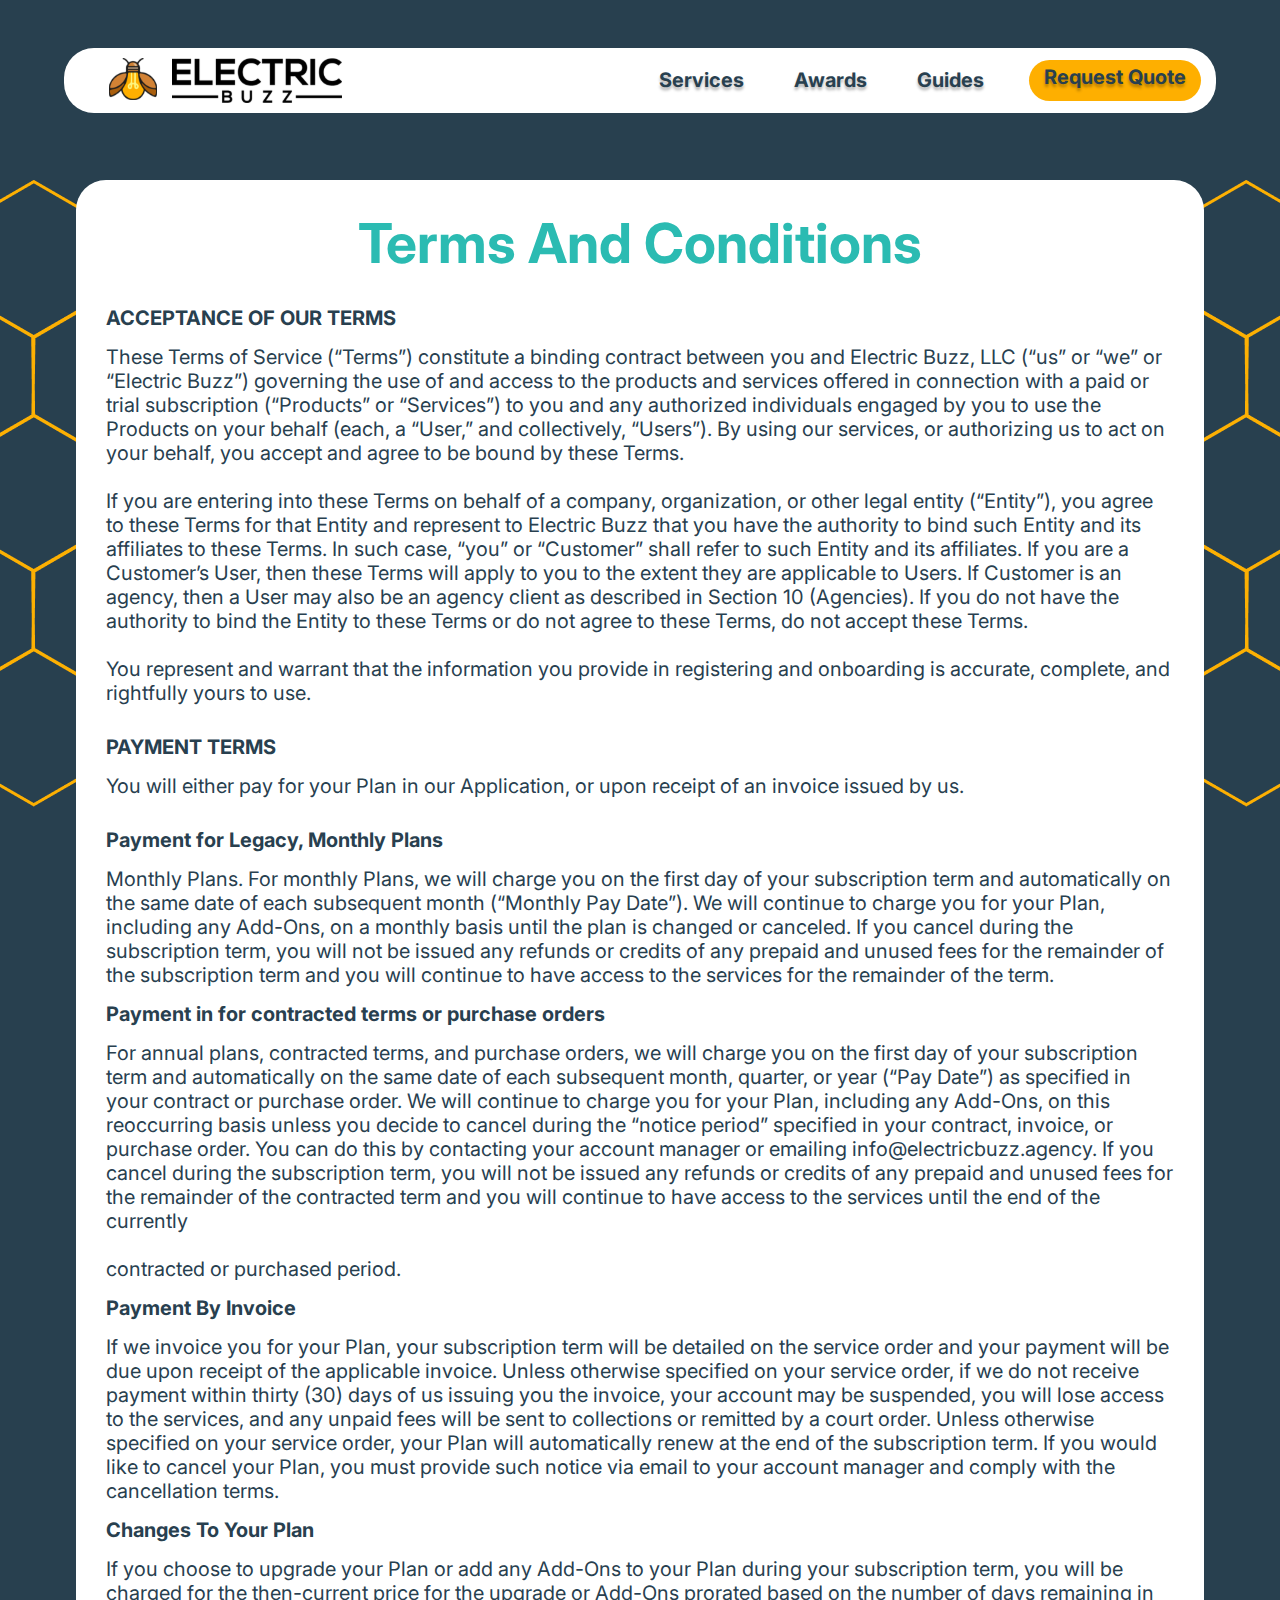
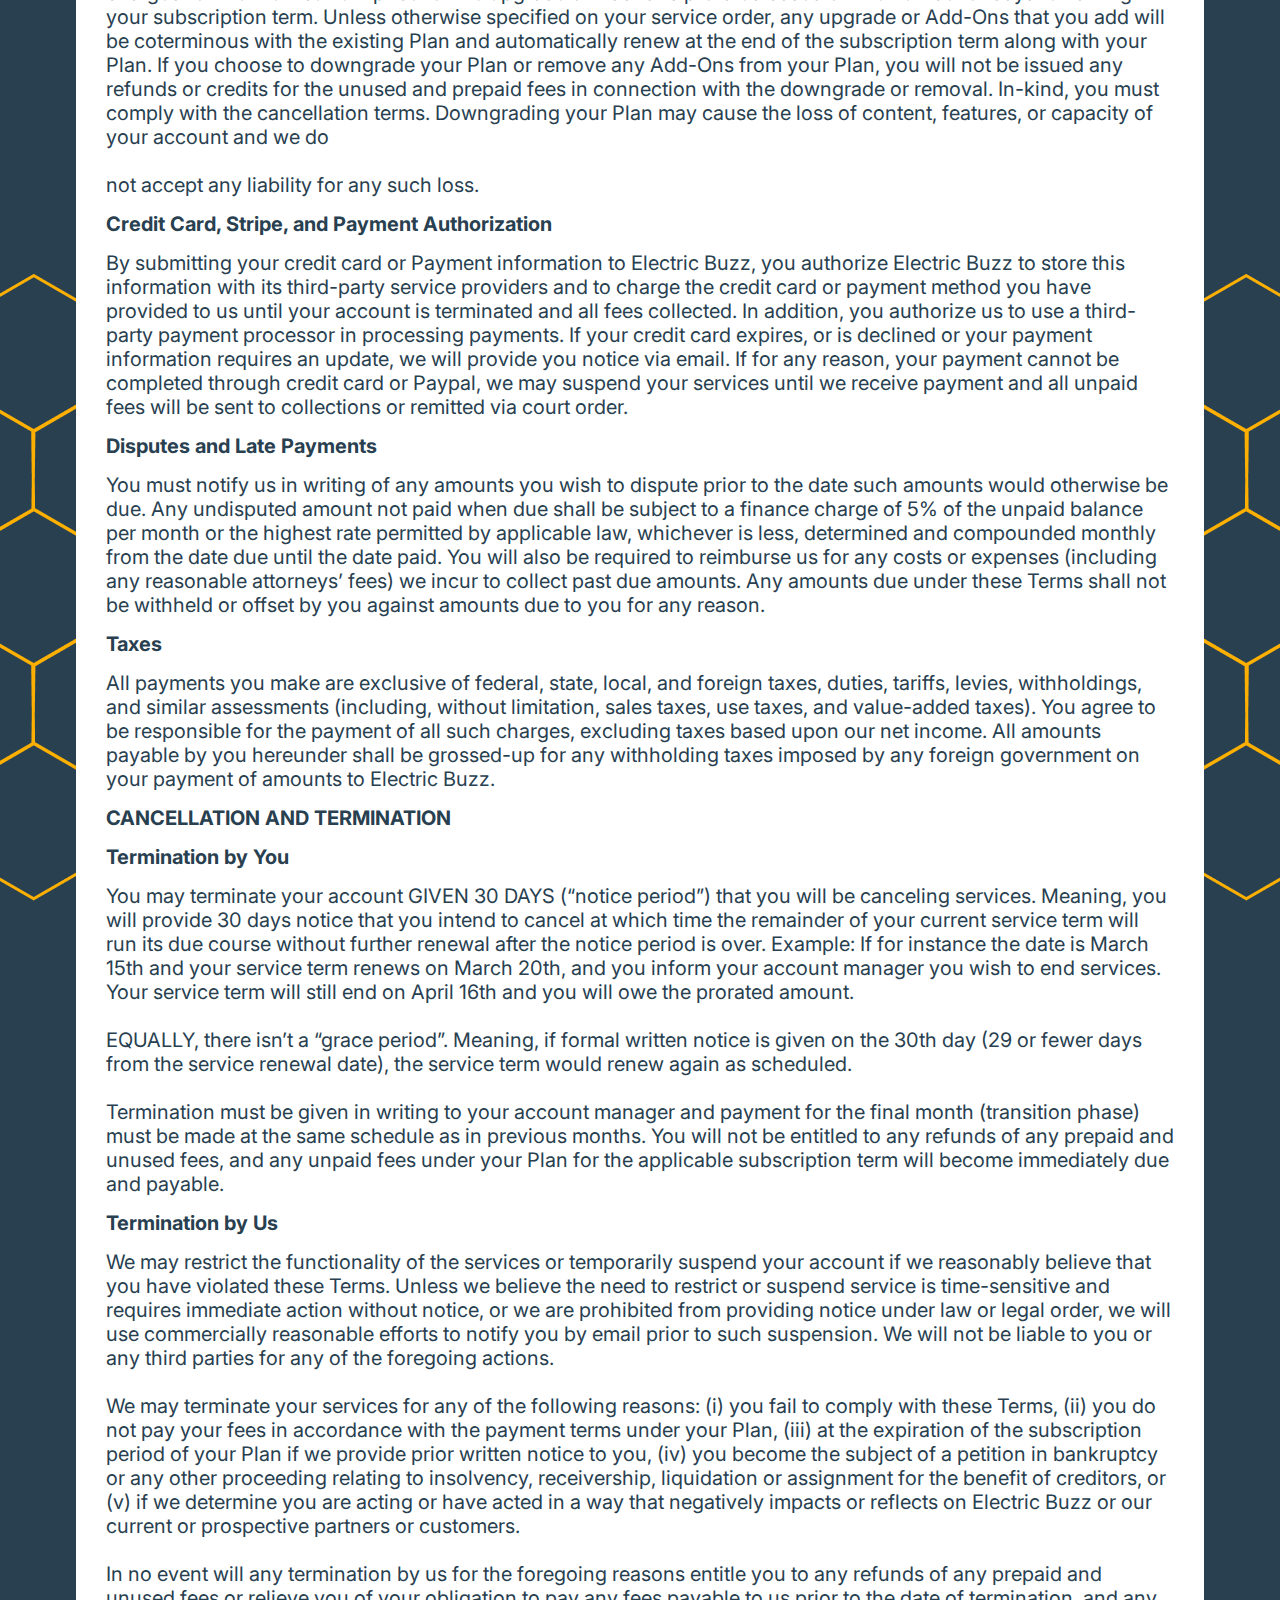
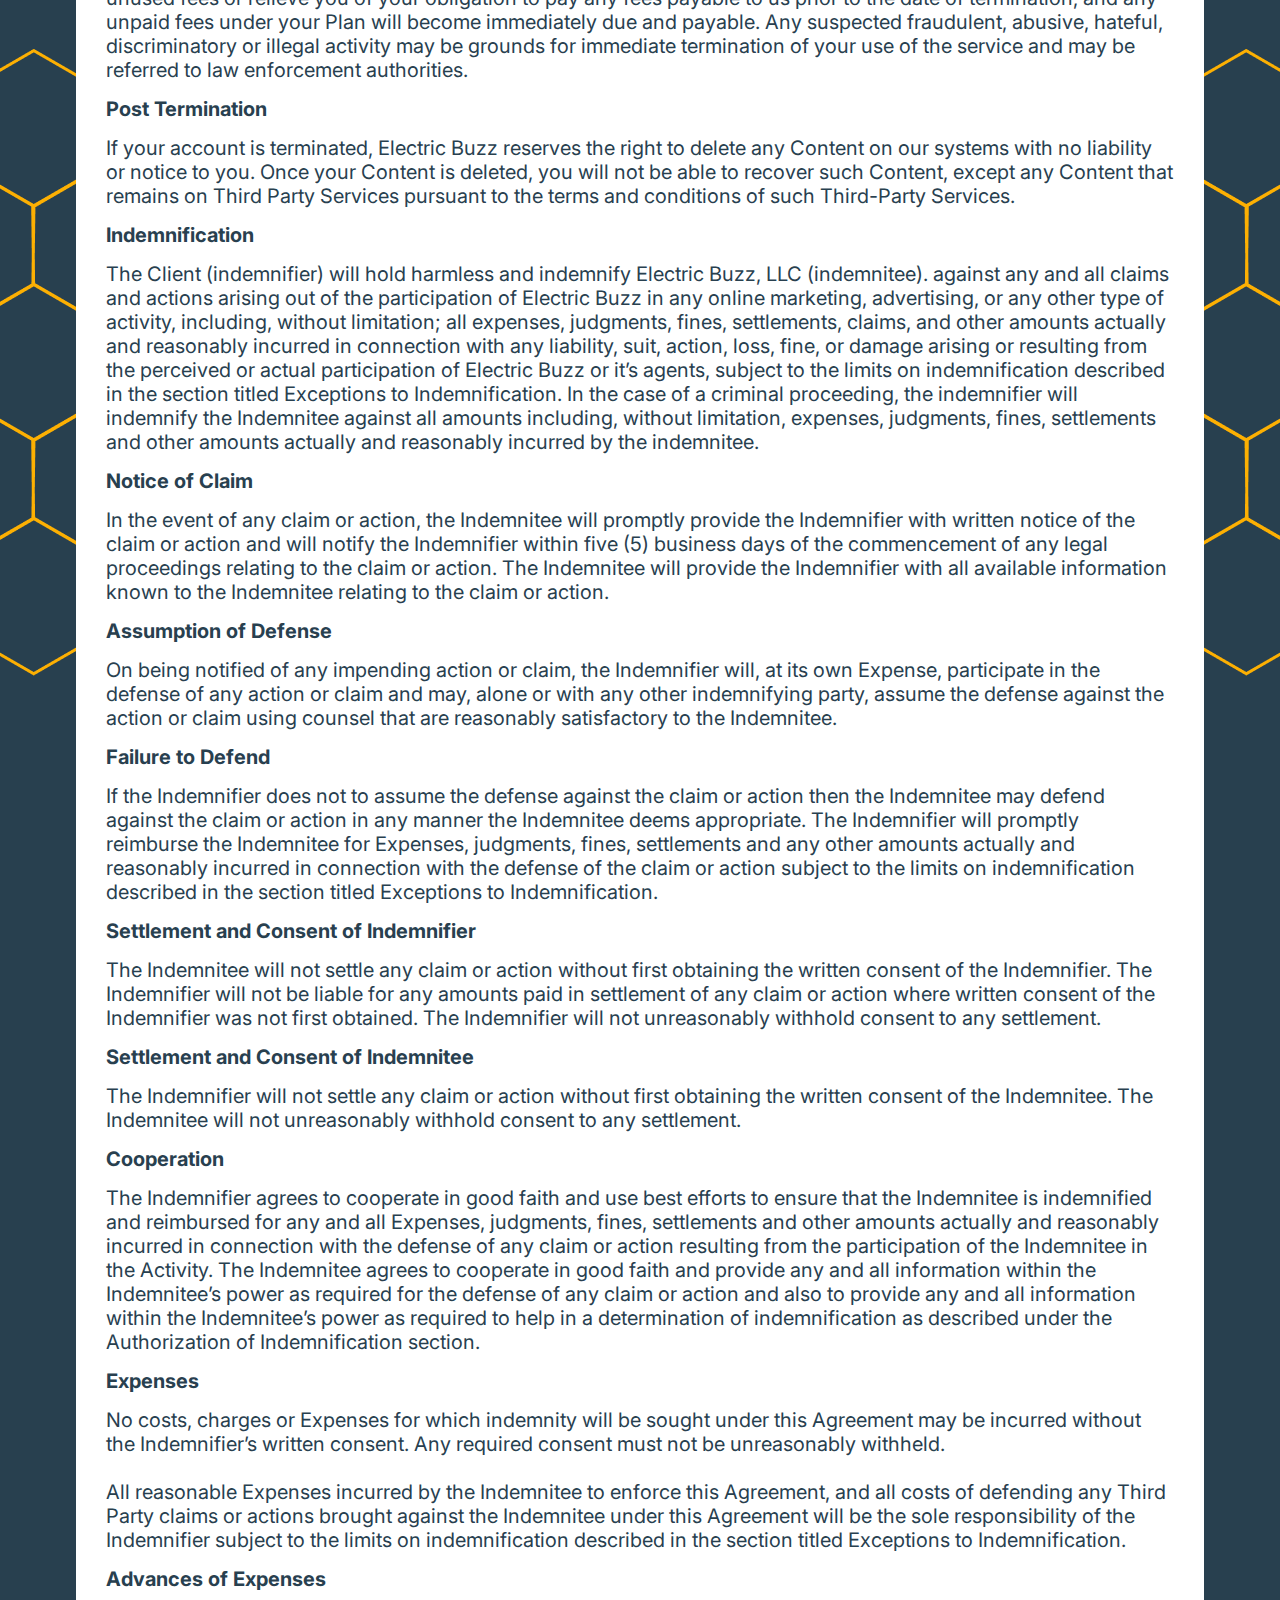
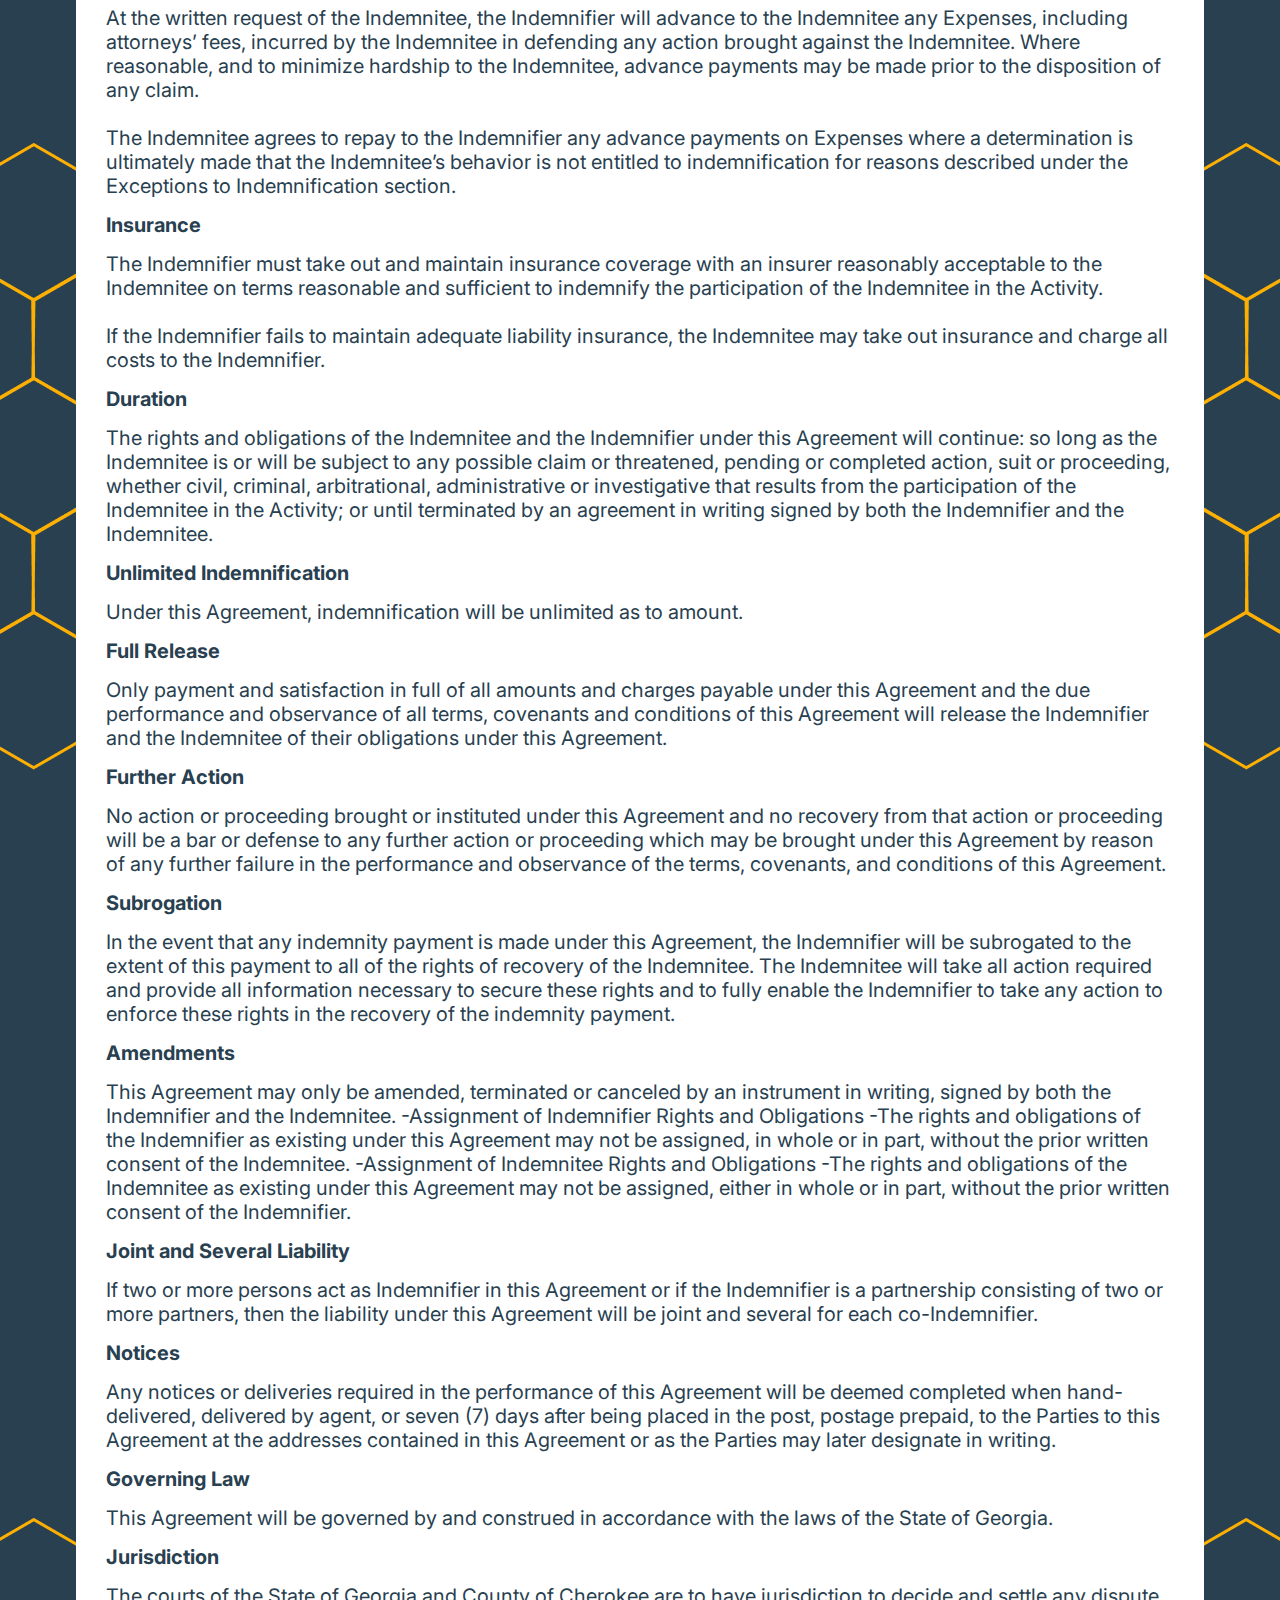
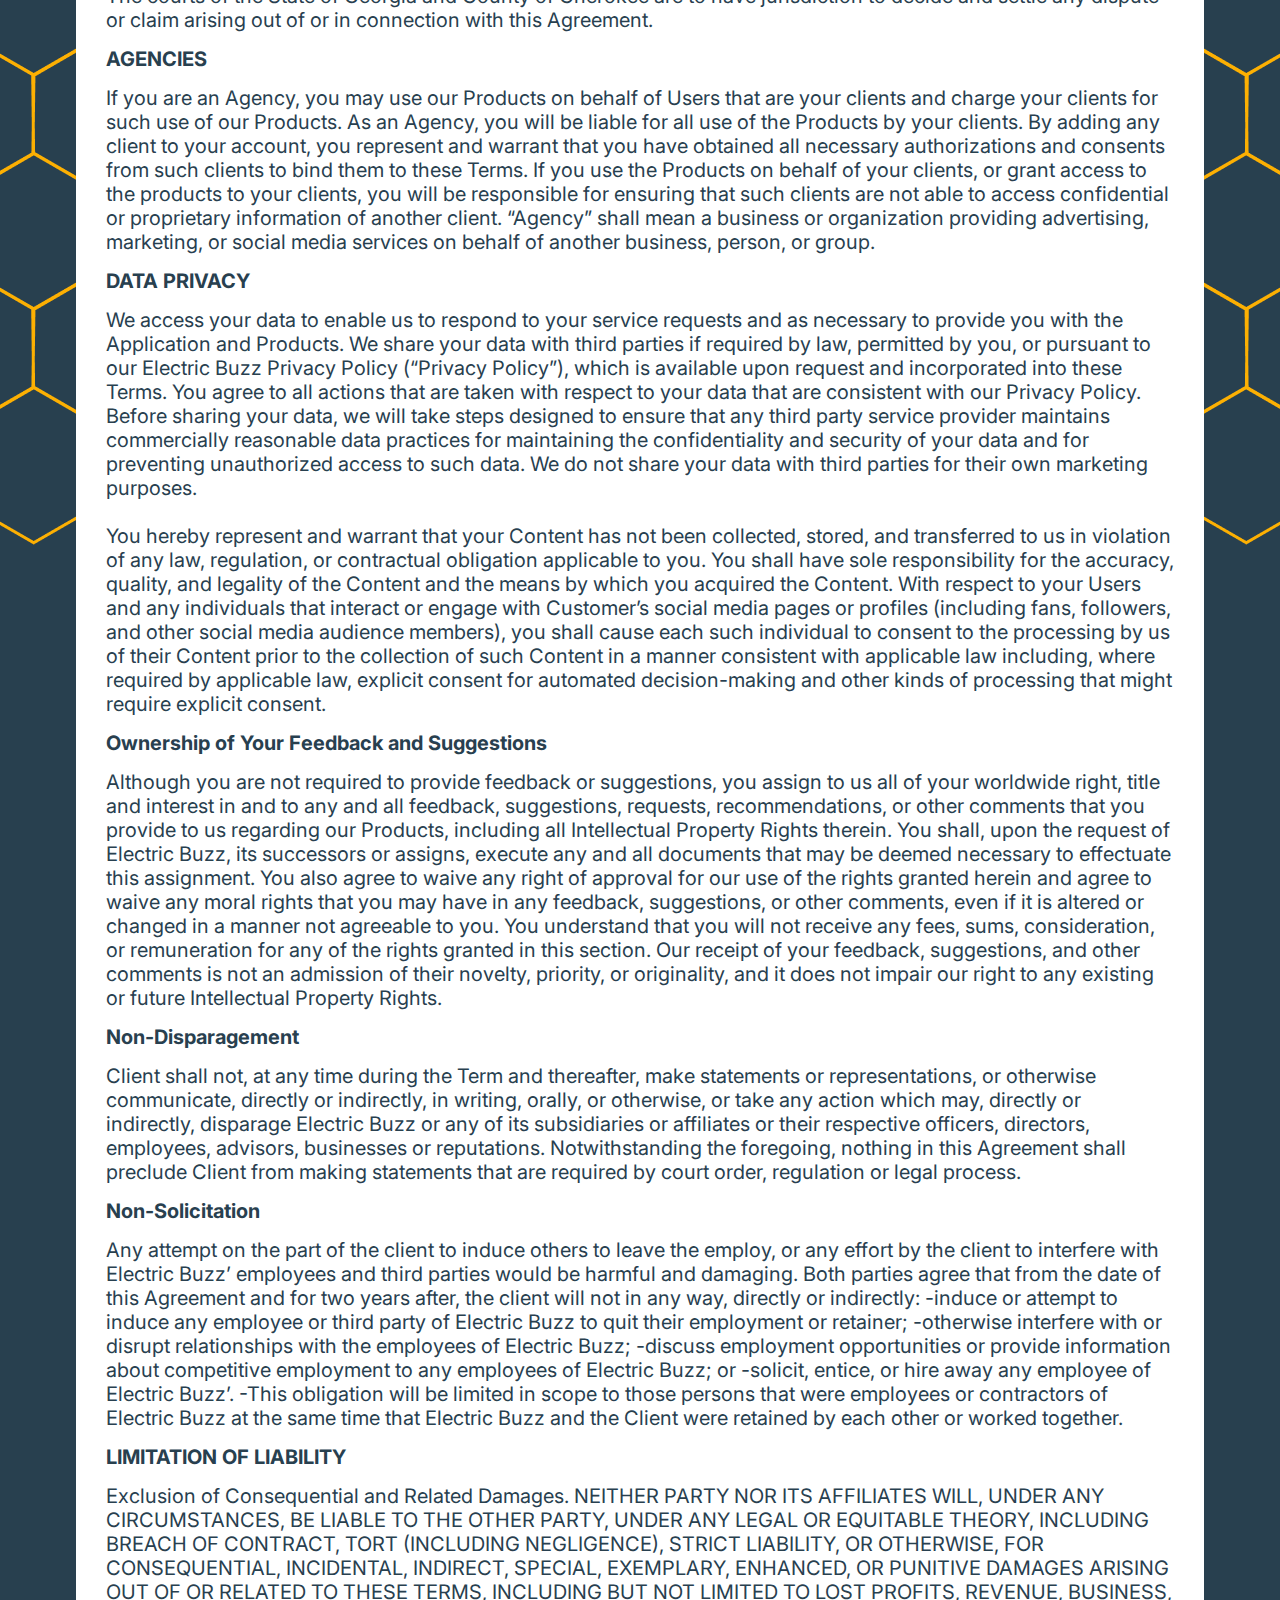
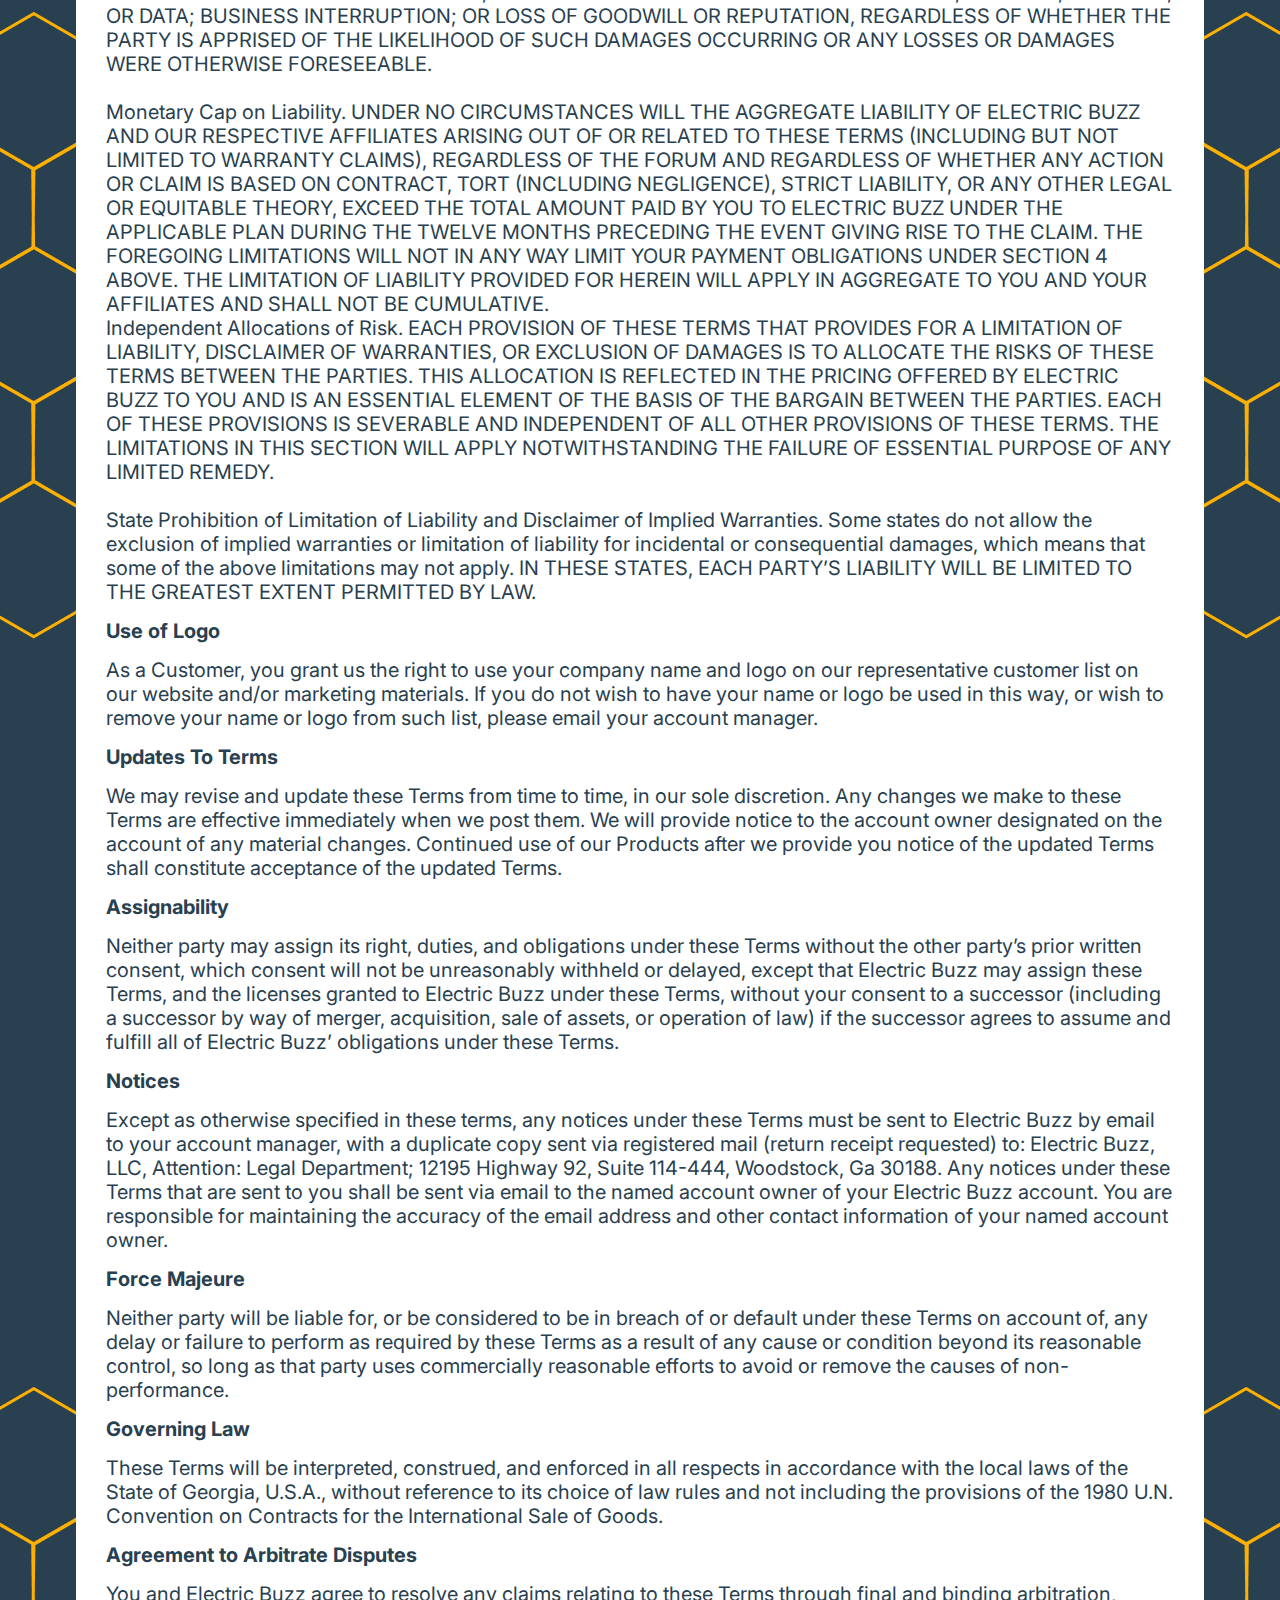
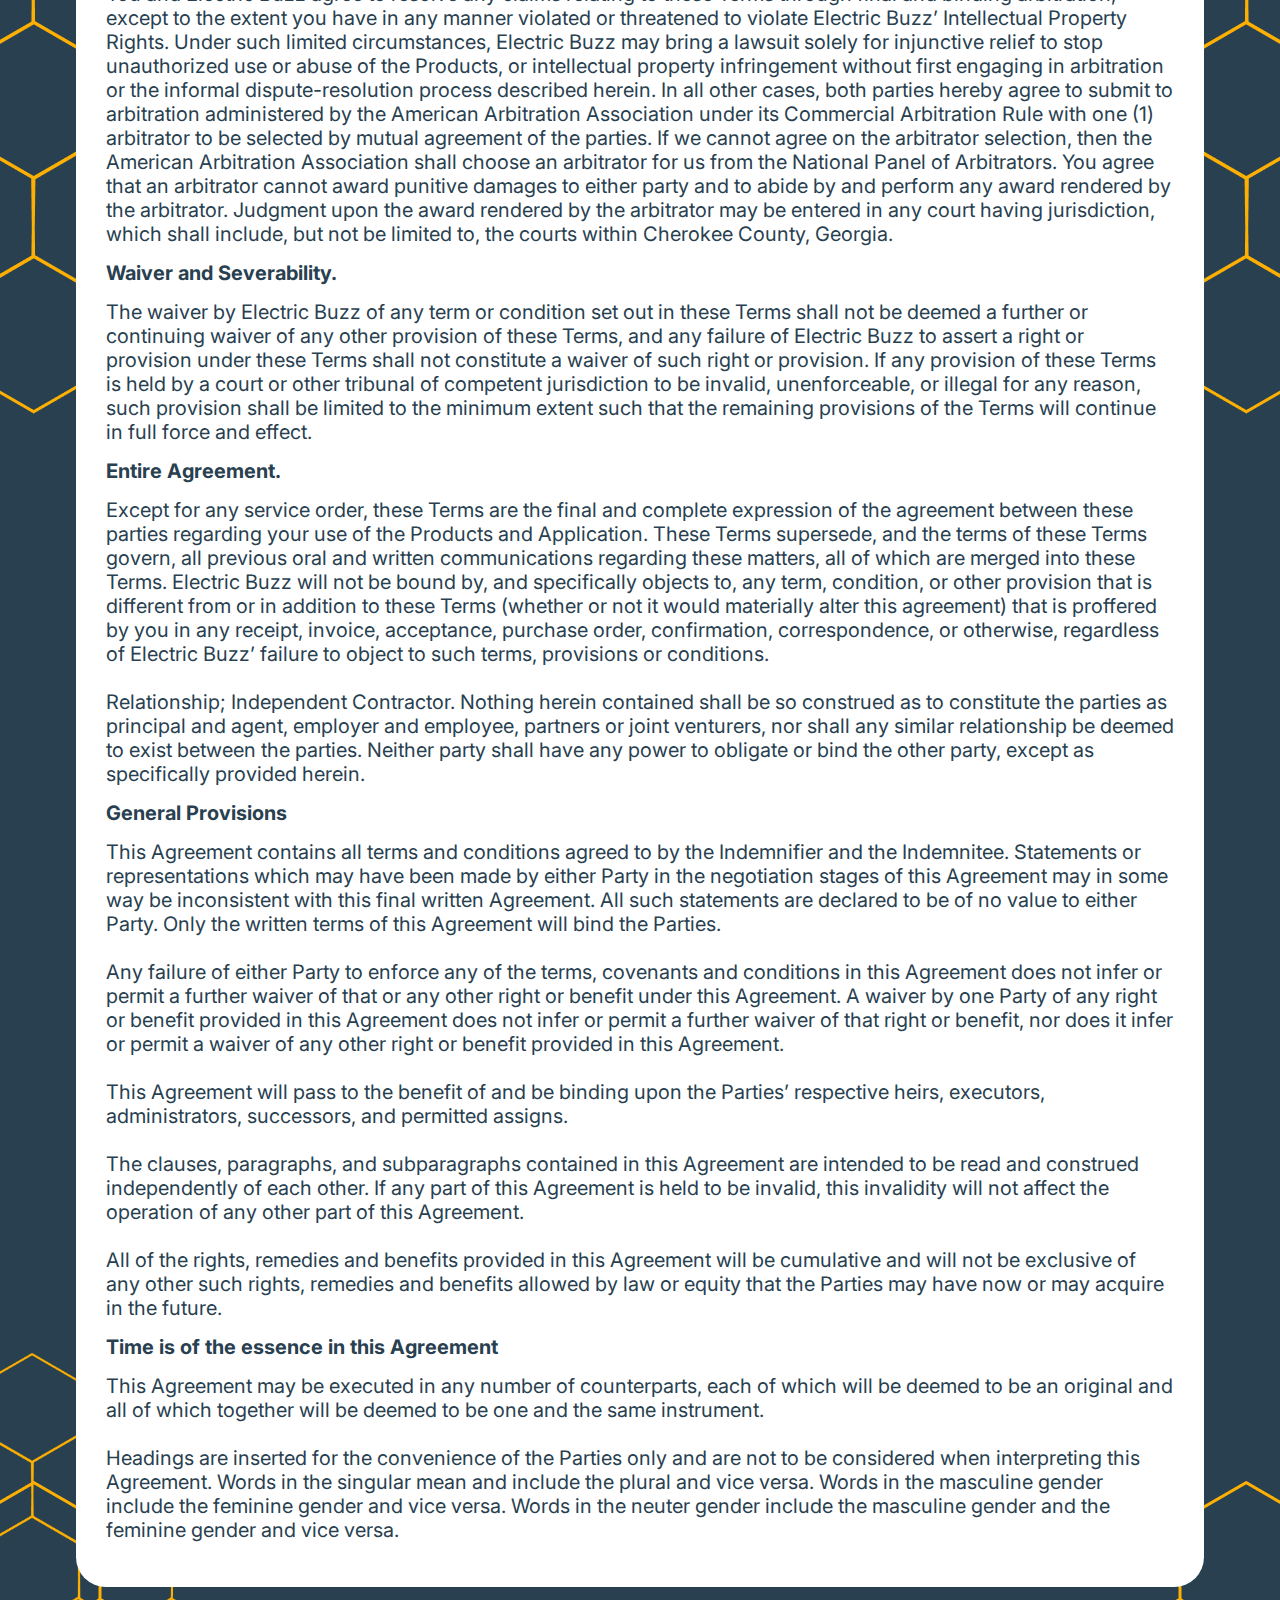
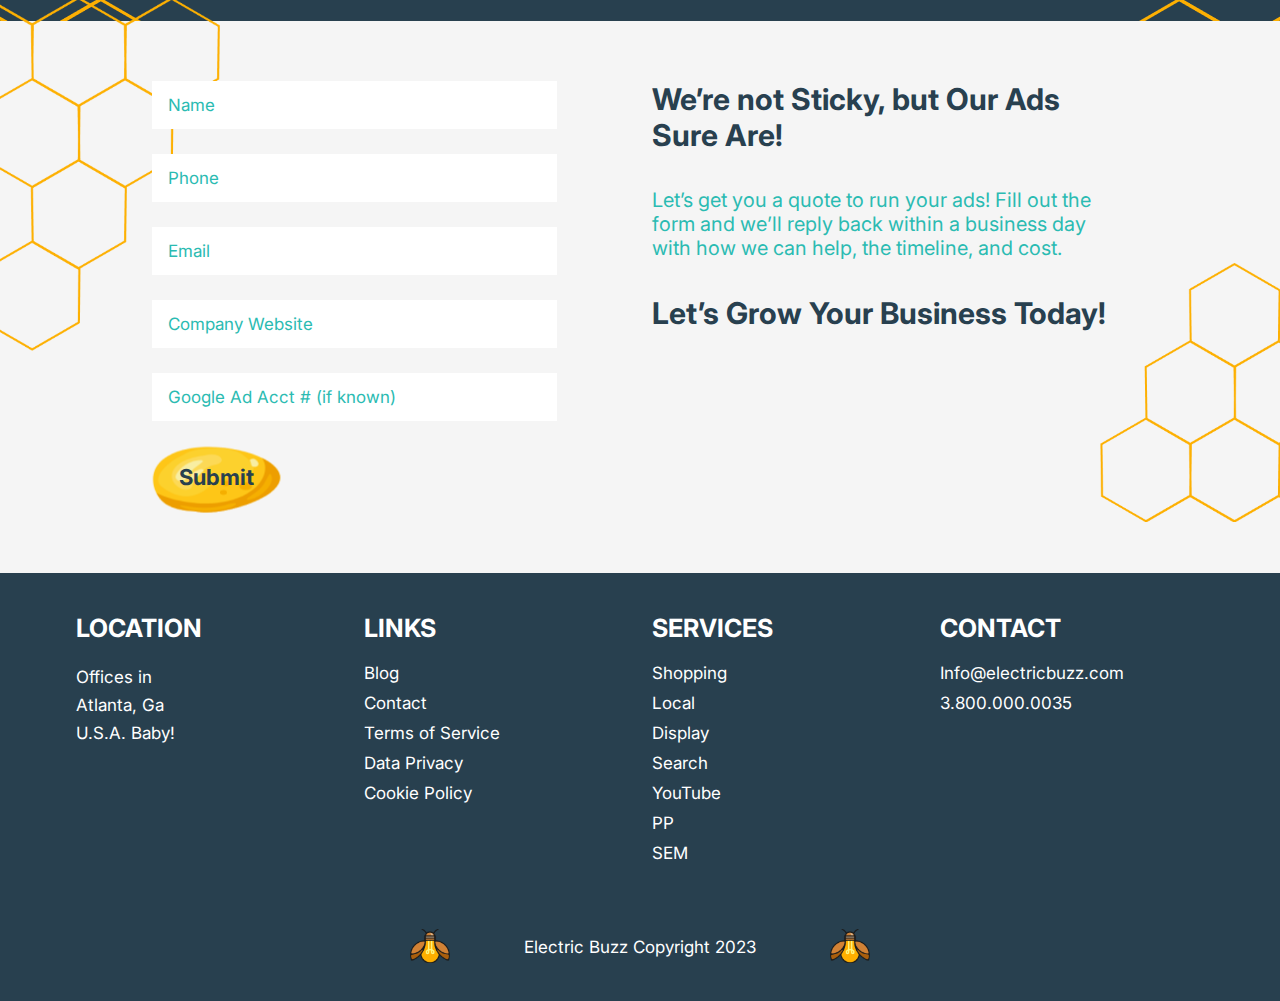
<file: terms.html>
<!DOCTYPE html>
<html lang="en">

    <head>
        <meta charset="UTF-8">
        <meta name="viewport" content="width=device-width, initial-scale=1.0">
        <title>Electric Buzz</title>
        <link rel="shortcut icon" type="image/png" href="./assets/images/favicon.ico"/>  
        <link rel="preconnect" href="https://fonts.googleapis.com">
        <link rel="preconnect" href="https://fonts.gstatic.com" crossorigin>
        <link href="https://fonts.googleapis.com/css2?family=Inter:wght@100;200;300;400;500;600;700;800;900&display=swap" rel="stylesheet">
        <link rel="stylesheet" href="./assets/css/bootstrap.min.css">
        <link rel="stylesheet" href="./assets/css/font-awesome.min.css">
        <link rel="stylesheet" href="./assets/css/style.css">
    </head>
    <body class="terms-page">
        <header class="myHeader">
            <div class="navigation-wrap">
                <div class="container sml-container">
                    <div class="row">
                        <nav
                            class=" col-md-12 navbar navbar-expand-lg navbar-dark">
                            <div class="nav-container">
                                <a class="navbar-brand fw-bold" href="index.html"><img
                                        src="./assets/images/logo.svg"
                                        alt="logo"></a>
                                <button class="navbar-toggler" type="button"
                                    data-bs-toggle="collapse"
                                    data-bs-target="#navbarSupportedContent"
                                    aria-controls="navbarSupportedContent"
                                    aria-expanded="false"
                                    aria-label="Toggle navigation">
                                    <span class="navbar-toggler-icon"></span>
                                </button>
                                <div class="collapse navbar-collapse"
                                    id="navbarSupportedContent">
                                    <div class="navbar-outer">
                                        <ul class="navbar-nav ">
                                            <li class="nav-item dropdown">
                                                <a class="nav-link"
                                                    aria-current="page"
                                                    href="#">Services</a>
                                                    <span class="navbar-toggler-icon"></span>
                                                    <ul class="dropdown-menu" aria-labelledby="navbarDropdown">
                                                        <li class="nav-item">
                                                            <a class="nav-link" href="google-shopping-ads.html">Google Shopping Ads</a>
                                                        </li>
                                                        <li class="nav-item">
                                                            <a class="nav-link" href="local-google-ads.html">Local Google Ads</a>
                                                        </li>
                                                        <li class="nav-item">
                                                            <a class="nav-link" href="google-display-ads.html">Google Display Ads</a>
                                                        </li>
                                                        <li class="nav-item">
                                                            <a class="nav-link" href="google-search-ads.html">Google Search Ads</a>
                                                        </li>
                                                        <li class="nav-item">
                                                            <a class="nav-link" href="youtube-ads.html">YouTube Ads</a>
                                                        </li>
                                                    </ul>
                                            </li>
                                            <li class="nav-item">
                                                <a class="nav-link" href="awards.html">Awards</a>
                                            </li>
                                            <li class="nav-item">
                                                <a class="nav-link"
                                                    href="guides.html">Guides</a>
                                            </li>
                                        </ul>
                                        <a class="req-btn" href="contact.html">Request Quote</a>
                                </div>
                            </div>
                            </div>
                        </div>
                    </div>
                </div>
            </header>
           
            <section class="terms-wrap">
                <div class="container sml-container">
                    <div class="row terms-row">
                        <div class="col-md-12  ">
                            <div class="terms-col" >
                                <h1>Terms And Conditions </h1>
                                <h3>ACCEPTANCE OF OUR TERMS</h3>

<p>These Terms of Service (“Terms”) constitute a binding contract between you and Electric Buzz, LLC (“us” or “we” or “Electric Buzz”) governing the use of and access to the products and services offered in connection with a paid or trial subscription (“Products” or “Services”) to you and any authorized individuals engaged by you to use the Products on your behalf (each, a “User,” and collectively, “Users”). By using our services, or authorizing us to act on your behalf, you accept and agree to be bound by these Terms. <br><br>
If you are entering into these Terms on behalf of a company, organization, or other legal entity (“Entity”), you agree to these Terms for that Entity and represent to Electric Buzz that you have the authority to bind such Entity and its affiliates to these Terms. In such case, “you” or “Customer” shall refer to such Entity and its affiliates. If you are a Customer’s User, then these Terms will apply to you to the extent they are applicable to Users. If Customer is an agency, then a User may also be an agency client as described in Section 10 (Agencies). If you do not have the authority to bind the Entity to these Terms or do not agree to these Terms, do not accept these Terms.<br><br>

You represent and warrant that the information you provide in registering and onboarding  is accurate, complete, and rightfully yours to use.<p>

<h3>PAYMENT TERMS</h3>

<p> You will either pay for your Plan in our Application, or upon receipt of an invoice issued by us.<p>

<h3>Payment for Legacy, Monthly Plans</h3>

<p> Monthly Plans. For monthly Plans, we will charge you on the first day of your subscription term and automatically on the same date of each subsequent month (“Monthly Pay Date”). We will continue to charge you for your Plan, including any Add-Ons, on a monthly basis until the plan is changed or canceled. If you cancel during the subscription term, you will not be issued any refunds or credits of any prepaid and unused fees for the remainder of the subscription term and you will continue to have access to the services for the remainder of the term. </p>

<h3>Payment in for contracted terms or purchase orders</h3>

<p> For annual plans, contracted terms, and purchase orders, we will charge you on the first day of your subscription term and automatically on the same date of each subsequent month, quarter, or year (“Pay Date”) as specified in your contract or purchase order. We will continue to charge you for your Plan, including any Add-Ons, on this reoccurring basis unless you decide to cancel during the “notice period” specified in your contract, invoice, or purchase order. You can do this by contacting your account manager or emailing info@electricbuzz.agency. If you cancel during the subscription term, you will not be issued any refunds or credits of any prepaid and unused fees for the remainder of the contracted term and you will continue to have access to the services until the end of the currently <br>  <br> 
contracted or purchased period.</p>

<h3>Payment By Invoice</h3>
<p> If we invoice you for your Plan, your subscription term will be detailed on the service order and your payment will be due upon receipt of the applicable invoice. Unless otherwise specified on your service order, if we do not receive payment within thirty (30) days of us issuing you the invoice, your account may be suspended, you will lose access to the services, and any unpaid fees will be sent to collections or remitted by a court order. Unless otherwise specified on your service order, your Plan will automatically renew at the end of the subscription term. If you would like to cancel your Plan, you must provide such notice via email to your account manager and comply with the cancellation terms.</p>

<h3>Changes To Your Plan</h3>

<p> If you choose to upgrade your Plan or add any Add-Ons to your Plan during your subscription term, you will be charged for the then-current price for the upgrade or Add-Ons prorated based on the number of days remaining in your subscription term. Unless otherwise specified on your service order, any upgrade or Add-Ons that you add will be coterminous with the existing Plan and automatically renew at the end of the subscription term along with your Plan. If you choose to downgrade your Plan or remove any Add-Ons from your Plan, you will not be issued any refunds or credits for the unused and prepaid fees in connection with the downgrade or removal. In-kind, you must comply with the cancellation terms. Downgrading your Plan may cause the loss of content, features, or capacity of your account and we do <br><br>
not accept any liability for any such loss.</p>

<h3>Credit Card, Stripe, and Payment Authorization</h3>

<p> By submitting your credit card or Payment information to Electric Buzz, you authorize Electric Buzz to store this information with its third-party service providers and to charge the credit card or payment method you have provided to us until your account is terminated and all fees collected. In addition, you authorize us to use a third-party payment processor in processing payments. If your credit card expires, or is declined or your payment information requires an update, we will provide you notice via email. If for any reason, your payment cannot be completed through credit card or Paypal, we may suspend your services until we receive payment and all unpaid fees will be sent to collections or remitted via court order. </p>

<h3>Disputes and Late Payments</h3>

<p> You must notify us in writing of any amounts you wish to dispute prior to the date such amounts would otherwise be due. Any undisputed amount not paid when due shall be subject to a finance charge of 5% of the unpaid balance per month or the highest rate permitted by applicable law, whichever is less, determined and compounded monthly from the date due until the date paid. You will also be required to reimburse us for any costs or expenses (including any reasonable attorneys’ fees) we incur to collect past due amounts. Any amounts due under these Terms shall not be withheld or offset by you against amounts due to you for any reason. </p>

<h3>Taxes</h3>

<p> All payments you make are exclusive of federal, state, local, and foreign taxes, duties, tariffs, levies, withholdings, and similar assessments (including, without limitation, sales taxes, use taxes, and value-added taxes). You agree to be responsible for the payment of all such charges, excluding taxes based upon our net income. All amounts payable by you hereunder shall be grossed-up for any withholding taxes imposed by any foreign government on your payment of amounts to Electric Buzz.</p>

<h3>CANCELLATION AND TERMINATION</h3>

<h3>Termination by You</h3>

<p> You may terminate your account GIVEN 30 DAYS (“notice period”) that you will be canceling services. Meaning, you will provide 30 days notice that you intend to cancel at which time the remainder of your current service term will run its due course without further renewal after the notice period is over. Example: If for instance the date is March 15th and your service term renews on March 20th, and you inform your account manager you wish to end services. Your service term will still end on April 16th and you will owe the prorated amount.<br><br>

EQUALLY, there isn’t a “grace period”. Meaning, if formal written notice is given on the  30th day (29 or fewer days from the service renewal date), the service term would renew again as scheduled.<br><br>

Termination must be given in writing to your account manager and payment for the final month (transition phase) must be made at the same schedule as in previous months. You will not be entitled to any refunds of any prepaid and unused fees, and any unpaid fees under your Plan for the applicable subscription term will become immediately due and payable.</p>

<h3>Termination by Us</h3>

<p> We may restrict the functionality of the services or temporarily suspend your account if we reasonably believe that you have violated these Terms. Unless we believe the need to restrict or suspend service is time-sensitive and requires immediate action without notice, or we are prohibited from providing notice under law or legal order, we will use commercially reasonable efforts to notify you by email prior to such suspension. We will not be liable to you or any third parties for any of the foregoing actions.<br><br>

We may terminate your services for any of the following reasons: (i) you fail to comply with these Terms, (ii) you do not pay your fees in accordance with the payment terms under your Plan, (iii) at the expiration of the subscription period of your Plan if we provide prior written notice to you, (iv) you become the subject of a petition in bankruptcy or any other proceeding relating to insolvency, receivership, liquidation or assignment for the benefit of creditors, or (v) if we determine you are acting or have acted in a way that negatively impacts or reflects on Electric Buzz or our current or prospective partners or customers.<br><br>

In no event will any termination by us for the foregoing reasons entitle you to any refunds of any prepaid and unused fees or relieve you of your obligation to pay any fees payable to us prior to the date of termination, and any unpaid fees under your Plan will become immediately due and payable. Any suspected fraudulent, abusive, hateful, discriminatory or illegal activity may be grounds for immediate termination of your use of the service and may be referred to law enforcement authorities.</p>

<h3>Post Termination</h3>

<p> If your account is terminated, Electric Buzz reserves the right to delete any Content on our systems with no liability or notice to you. Once your Content is deleted, you will not be able to recover such Content, except any Content that remains on Third Party Services pursuant to the terms and conditions of such Third-Party Services.</p>

<h3>Indemnification</h3>

<p> The Client (indemnifier) will hold harmless and indemnify Electric Buzz, LLC (indemnitee). against any and all claims and actions arising out of the participation of Electric Buzz in any online marketing, advertising, or any other type of activity, including, without limitation; all expenses, judgments, fines, settlements, claims, and other amounts actually and reasonably incurred in connection with any liability, suit, action, loss, fine, or damage arising or resulting from the perceived or actual participation of Electric Buzz or it’s agents, subject to the limits on indemnification described in the section titled Exceptions to Indemnification. In the case of a criminal proceeding, the indemnifier will indemnify the Indemnitee against all amounts including, without limitation, expenses, judgments, fines, settlements and other amounts actually and reasonably incurred by the indemnitee.</p>

<h3>Notice of Claim</h3>

<p> In the event of any claim or action, the Indemnitee will promptly provide the Indemnifier with written notice of the claim or action and will notify the Indemnifier within five (5) business days of the commencement of any legal proceedings relating to the claim or action. The Indemnitee will provide the Indemnifier with all available information known to the Indemnitee relating to the claim or action.</p>

<h3>Assumption of Defense</h3>

<p> On being notified of any impending action or claim, the Indemnifier will, at its own Expense, participate in the defense of any action or claim and may, alone or with any other indemnifying party, assume the defense against the action or claim using counsel that are reasonably satisfactory to the Indemnitee.</p>

<h3>Failure to Defend</h3>

<p> If the Indemnifier does not to assume the defense against the claim or action then the Indemnitee may defend against the claim or action in any manner the Indemnitee deems appropriate. The Indemnifier will promptly reimburse the Indemnitee for Expenses, judgments, fines, settlements and any other amounts actually and reasonably incurred in connection with the defense of the claim or action subject to the limits on indemnification described in the section titled Exceptions to Indemnification.</p>

<h3>Settlement and Consent of Indemnifier</h3>

<p> The Indemnitee will not settle any claim or action without first obtaining the written consent of the Indemnifier. The Indemnifier will not be liable for any amounts paid in settlement of any claim or action where written consent of the Indemnifier was not first obtained. The Indemnifier will not unreasonably withhold consent to any settlement.</p>

<h3>Settlement and Consent of Indemnitee</h3>

<p> The Indemnifier will not settle any claim or action without first obtaining the written consent of the Indemnitee. The Indemnitee will not unreasonably withhold consent to any settlement.</p>

<h3>Cooperation</h3>

<p> The Indemnifier agrees to cooperate in good faith and use best efforts to ensure that the Indemnitee is indemnified and reimbursed for any and all Expenses, judgments, fines, settlements and other amounts actually and reasonably incurred in connection with the defense of any claim or action resulting from the participation of the Indemnitee in the Activity.

The Indemnitee agrees to cooperate in good faith and provide any and all information within the Indemnitee’s power as required for the defense of any claim or action and also to provide any and all information within the Indemnitee’s power as required to help in a determination of indemnification as described under the Authorization of Indemnification section.

<h3>Expenses</h3>

<p> No costs, charges or Expenses for which indemnity will be sought under this Agreement may be incurred without the Indemnifier’s written consent. Any required consent must not be unreasonably withheld.<br><br>

All reasonable Expenses incurred by the Indemnitee to enforce this Agreement, and all costs of defending any Third Party claims or actions brought against the Indemnitee under this Agreement will be the sole responsibility of the Indemnifier subject to the limits on indemnification described in the section titled Exceptions to Indemnification.</p>

<h3>Advances of Expenses</h3>

<p> At the written request of the Indemnitee, the Indemnifier will advance to the Indemnitee any Expenses, including attorneys’ fees, incurred by the Indemnitee in defending any action brought against the Indemnitee. Where reasonable, and to minimize hardship to the Indemnitee, advance payments may be made prior to the disposition of any claim.<br><br>

The Indemnitee agrees to repay to the Indemnifier any advance payments on Expenses where a determination is ultimately made that the Indemnitee’s behavior is not entitled to indemnification for reasons described under the Exceptions to Indemnification section.</p>

<h3>Insurance</h3>

<p> The Indemnifier must take out and maintain insurance coverage with an insurer reasonably acceptable to the Indemnitee on terms reasonable and sufficient to indemnify the participation of the Indemnitee in the Activity.<br><br>

If the Indemnifier fails to maintain adequate liability insurance, the Indemnitee may take out insurance and charge all costs to the Indemnifier.</p>

<h3>Duration</h3>

<p> The rights and obligations of the Indemnitee and the Indemnifier under this Agreement will continue: so long as the Indemnitee is or will be subject to any possible claim or threatened, pending or completed action, suit or proceeding, whether civil, criminal, arbitrational, administrative or investigative that results from the participation of the Indemnitee in the Activity; or until terminated by an agreement in writing signed by both the Indemnifier and the Indemnitee.</p>

<h3>Unlimited Indemnification</h3>

<p> Under this Agreement, indemnification will be unlimited as to amount.</p>

<h3>Full Release</h3>

<p> Only payment and satisfaction in full of all amounts and charges payable under this Agreement and the due performance and observance of all terms, covenants and conditions of this Agreement will release the Indemnifier and the Indemnitee of their obligations under this Agreement.</p>

<h3>Further Action</h3>

<p> No action or proceeding brought or instituted under this Agreement and no recovery from that action or proceeding will be a bar or defense to any further action or proceeding which may be brought under this Agreement by reason of any further failure in the performance and observance of the terms, covenants, and conditions of this Agreement.</p>

<h3>Subrogation</h3>

<p> In the event that any indemnity payment is made under this Agreement, the Indemnifier will be subrogated to the extent of this payment to all of the rights of recovery of the Indemnitee. The Indemnitee will take all action required and provide all information necessary to secure these rights and to fully enable the Indemnifier to take any action to enforce these rights in the recovery of the indemnity payment.</p>

<h3>Amendments</h3>

<p> This Agreement may only be amended, terminated or canceled by an instrument  in writing, signed by both the Indemnifier and the Indemnitee. 

-Assignment of Indemnifier Rights and Obligations

-The rights and obligations of the Indemnifier as existing under this Agreement may not be assigned, in whole or in part, without the prior written consent of the Indemnitee. 

-Assignment of Indemnitee Rights and Obligations

-The rights and obligations of the Indemnitee as existing under this Agreement may not be assigned, either in whole or in part, without the prior written consent of the Indemnifier.</p>

<h3>Joint and Several Liability</h3>

<p> If two or more persons act as Indemnifier in this Agreement or if the Indemnifier is a partnership consisting of two or more partners, then the liability under this Agreement will be joint and several for each co-Indemnifier.</p>

<h3>Notices</h3>

<p> Any notices or deliveries required in the performance of this Agreement will be deemed completed when hand-delivered, delivered by agent, or seven (7) days after being placed in the post, postage prepaid, to the Parties to this Agreement at the addresses contained in this Agreement or as the Parties may later designate in writing.</p>

<h3>Governing Law</h3>

<p> This Agreement will be governed by and construed in accordance with the laws of the State of Georgia.</p>

<h3>Jurisdiction</h3>

<p> The courts of the State of Georgia and County of Cherokee are to have jurisdiction to decide and settle any dispute or claim arising out of or in connection with this Agreement.</p>

<h3>AGENCIES</h3>

<p> If you are an Agency, you may use our Products on behalf of Users that are your clients and charge your clients for such use of our Products. As an Agency, you will be liable for all use of the Products by your clients. By adding any client to your account, you represent and warrant that you have obtained all necessary authorizations and consents from such clients to bind them to these Terms. If you use the Products on behalf of your clients, or grant access to the products to your clients, you will be responsible for ensuring that such clients are not able to access confidential or proprietary information of another client. “Agency” shall mean a business or organization providing advertising, marketing, or social media services on behalf of another business, person, or group.</p>

<h3>DATA PRIVACY</h3>

<p> We access your data to enable us to respond to your service requests and as necessary to provide you with the Application and Products. We share your data with third parties if required by law, permitted by you, or pursuant to our Electric Buzz Privacy Policy (“Privacy Policy”), which is available upon request and incorporated into these Terms. You agree to all actions that are taken with respect to your data that are consistent with our Privacy Policy. Before sharing your data, we will take steps designed to ensure that any third party service provider maintains commercially reasonable data practices for maintaining the confidentiality and security of your data and for preventing unauthorized access to such data. We do not share your data with third parties for their own marketing purposes.<br><br>

You hereby represent and warrant that your Content has not been collected, stored, and transferred to us in violation of any law, regulation, or contractual obligation applicable to you. You shall have sole responsibility for the accuracy, quality, and legality of the Content and the means by which you acquired the Content. With respect to your Users and any individuals that interact or engage with Customer’s social media pages or profiles (including fans, followers, and other social media audience members), you shall cause each such individual to consent to the processing by us of their Content prior to the collection of such Content in a manner consistent with applicable law including, where required by applicable law, explicit consent for automated decision-making and other kinds of processing that might require explicit consent.</p>

<h3>Ownership of Your Feedback and Suggestions</h3>

<p> Although you are not required to provide feedback or suggestions, you assign to us all of your worldwide right, title and interest in and to any and all feedback, suggestions, requests, recommendations, or other comments that you provide to us regarding our Products, including all Intellectual Property Rights therein. You shall, upon the request of Electric Buzz, its successors or assigns, execute any and all documents that may be deemed necessary to effectuate this assignment. You also agree to waive any right of approval for our use of the rights granted herein and agree to waive any moral rights that you may have in any feedback, suggestions, or other comments, even if it is altered or changed in a manner not agreeable to you. You understand that you will not receive any fees, sums, consideration, or remuneration for any of the rights granted in this section. Our receipt of your feedback, suggestions, and other comments is not an admission of their novelty, priority, or originality, and it does not impair our right to any existing or future Intellectual Property Rights.</p>

<h3>Non-Disparagement</h3>

<p> Client shall not, at any time during the Term and thereafter, make statements or representations, or otherwise communicate, directly or indirectly, in writing, orally, or otherwise, or take any action which may, directly or indirectly, disparage Electric Buzz or any of its subsidiaries or affiliates or their respective officers, directors, employees, advisors, businesses or reputations. Notwithstanding the foregoing, nothing in this Agreement shall preclude Client from making statements that are required by court order, regulation or legal process.

<h3>Non-Solicitation</h3>

<p> Any attempt on the part of the client to induce others to leave the employ, or any effort by the client to interfere with Electric Buzz’ employees and third parties would be harmful and damaging. Both parties agree that from the date of this Agreement and for two years after, the client will not in any way, directly or indirectly:

-induce or attempt to induce any employee or third party of Electric Buzz to quit their employment or retainer;

-otherwise interfere with or disrupt relationships with the employees of Electric Buzz;

-discuss employment opportunities or provide information about competitive employment to any employees of Electric Buzz; or

-solicit, entice, or hire away any employee of Electric Buzz’.

-This obligation will be limited in scope to those persons that were employees or  contractors of Electric Buzz at the same time that Electric Buzz and the Client were retained by each other or worked together.</p>

<h3>LIMITATION OF LIABILITY</h3>

<p> Exclusion of Consequential and Related Damages. NEITHER PARTY NOR ITS AFFILIATES WILL, UNDER ANY CIRCUMSTANCES, BE LIABLE TO THE OTHER PARTY, UNDER ANY LEGAL OR EQUITABLE THEORY, INCLUDING BREACH OF CONTRACT, TORT (INCLUDING NEGLIGENCE), STRICT LIABILITY, OR OTHERWISE, FOR CONSEQUENTIAL, INCIDENTAL, INDIRECT, SPECIAL, EXEMPLARY, ENHANCED, OR PUNITIVE DAMAGES ARISING OUT OF OR RELATED TO THESE TERMS, INCLUDING BUT NOT LIMITED TO LOST PROFITS, REVENUE, BUSINESS, OR DATA; BUSINESS INTERRUPTION; OR LOSS OF GOODWILL OR REPUTATION, REGARDLESS OF WHETHER THE PARTY IS APPRISED OF THE LIKELIHOOD OF SUCH DAMAGES OCCURRING OR ANY LOSSES OR DAMAGES WERE OTHERWISE FORESEEABLE.<br><br>

Monetary Cap on Liability. UNDER NO CIRCUMSTANCES WILL THE AGGREGATE LIABILITY OF ELECTRIC BUZZ AND OUR RESPECTIVE AFFILIATES ARISING OUT OF OR RELATED TO THESE TERMS (INCLUDING BUT NOT LIMITED TO WARRANTY CLAIMS), REGARDLESS OF THE FORUM AND REGARDLESS OF WHETHER ANY ACTION OR CLAIM IS BASED ON CONTRACT, TORT (INCLUDING NEGLIGENCE), STRICT LIABILITY, OR ANY OTHER LEGAL OR EQUITABLE THEORY, EXCEED THE TOTAL AMOUNT PAID BY YOU TO ELECTRIC BUZZ UNDER THE APPLICABLE PLAN DURING THE TWELVE MONTHS PRECEDING THE EVENT GIVING RISE TO THE CLAIM. THE FOREGOING LIMITATIONS WILL NOT IN ANY WAY LIMIT YOUR PAYMENT OBLIGATIONS UNDER SECTION 4 ABOVE. THE LIMITATION OF LIABILITY PROVIDED FOR HEREIN WILL APPLY IN AGGREGATE TO YOU AND YOUR AFFILIATES AND SHALL NOT BE CUMULATIVE.<br>

Independent Allocations of Risk. EACH PROVISION OF THESE TERMS THAT PROVIDES FOR A LIMITATION OF LIABILITY, DISCLAIMER OF WARRANTIES, OR EXCLUSION OF DAMAGES  IS TO ALLOCATE THE RISKS OF THESE TERMS BETWEEN THE PARTIES. THIS ALLOCATION IS REFLECTED IN THE PRICING OFFERED BY ELECTRIC BUZZ TO YOU AND IS AN ESSENTIAL ELEMENT OF THE BASIS OF THE BARGAIN BETWEEN THE PARTIES. EACH OF THESE PROVISIONS IS SEVERABLE AND INDEPENDENT OF ALL OTHER PROVISIONS OF THESE TERMS. THE LIMITATIONS IN THIS SECTION WILL APPLY NOTWITHSTANDING THE FAILURE OF ESSENTIAL PURPOSE OF ANY LIMITED REMEDY.<br><br>

State Prohibition of Limitation of Liability and Disclaimer of Implied Warranties. Some states do not allow the exclusion of implied warranties or limitation of liability for incidental or consequential damages, which means that some of the above limitations may not apply. IN THESE STATES, EACH PARTY’S LIABILITY WILL BE LIMITED TO THE GREATEST EXTENT PERMITTED BY LAW.</p>

<h3>Use of Logo</h3>

<p> As a Customer, you grant us the right to use your company name and logo on our representative customer list on our website and/or marketing materials. If you do not wish to have your name or logo be used in this way, or wish to remove your name or logo from such list, please email your account manager.</p>

<h3>Updates To Terms</h3>

<p> We may revise and update these Terms from time to time, in our sole discretion. Any changes we make to these Terms are effective immediately when we post them. We will provide notice to the account owner designated on the account of any material changes. Continued use of our Products after we provide you notice of the updated Terms shall constitute acceptance of the updated Terms.</p>

<h3>Assignability</h3>

<p> Neither party may assign its right, duties, and obligations under these Terms without the other party’s prior written consent, which consent will not be unreasonably withheld or delayed, except that Electric Buzz may assign these Terms, and the licenses granted to Electric Buzz under these Terms, without your consent to a successor (including a successor by way of merger, acquisition, sale of assets, or operation of law) if the successor agrees to assume and fulfill all of Electric Buzz’ obligations under these Terms.</p>

<h3>Notices</h3>

<p> Except as otherwise specified in these terms, any notices under these Terms must be sent to Electric Buzz by email to your account manager, with a duplicate copy sent via registered mail (return receipt requested) to: Electric Buzz, LLC, Attention: Legal Department; 12195 Highway 92, Suite 114-444, Woodstock, Ga 30188. Any notices under these Terms that are sent to you shall be sent via email to the named account owner of your Electric Buzz account. You are responsible for maintaining the accuracy of the email address and other contact information of your named account owner.</p>

<h3>Force Majeure</h3>

<p> Neither party will be liable for, or be considered to be in breach of or default under these Terms on account of, any delay or failure to perform as required by these Terms as a result of any cause or condition beyond its reasonable control, so long as that party uses commercially reasonable efforts to avoid or remove the causes of non-performance.</p>

<h3>Governing Law</h3>

<p> These Terms will be interpreted, construed, and enforced in all respects in accordance with the local laws of the State of Georgia, U.S.A., without reference to its choice of law rules and not including the provisions of the 1980 U.N. Convention on Contracts for the International Sale of Goods.</p>

<h3>Agreement to Arbitrate Disputes</h3>

<p> You and Electric Buzz agree to resolve any claims relating to these Terms through final and binding arbitration, except to the extent you have in any manner violated or threatened to violate Electric Buzz’ Intellectual Property Rights. Under such limited circumstances, Electric Buzz may bring a lawsuit solely for injunctive relief to stop unauthorized use or abuse of the Products, or intellectual property infringement without first engaging in arbitration or the informal dispute-resolution process described herein. In all other cases, both parties hereby agree to submit to arbitration administered by the American Arbitration Association under its Commercial Arbitration Rule with one (1) arbitrator to be selected by mutual agreement of the parties. If we cannot agree on the arbitrator selection, then the American Arbitration Association shall choose an arbitrator for us from the National Panel of Arbitrators. You agree that an arbitrator cannot award punitive damages to either party and to abide by and perform any award rendered by the arbitrator. Judgment upon the award rendered by the arbitrator may be entered in any court having jurisdiction, which shall include, but not be limited to, the courts within Cherokee County, Georgia.</p>

<h3>Waiver and Severability.</h3>

<p> The waiver by Electric Buzz of any term or condition set out in these Terms shall not be deemed a further or continuing waiver of any other provision of these Terms, and any failure of Electric Buzz to assert a right or provision under these Terms shall not constitute a waiver of such right or provision. If any provision of these Terms is held by a court or other tribunal of competent jurisdiction to be invalid, unenforceable, or illegal for any reason, such provision shall be limited to the minimum extent such that the remaining provisions of the Terms will continue in full force and effect.</p>

<h3>Entire Agreement.</h3>

<p> Except for any service order, these Terms are the final and complete expression of the agreement between these parties regarding your use of the Products and Application. These Terms supersede, and the terms of these Terms govern, all previous oral and written communications regarding these matters, all of which are merged into these Terms. Electric Buzz will not be bound by, and specifically objects to, any term, condition, or other provision that is different from or in addition to these Terms (whether or not it would materially alter this agreement) that is proffered by you in any receipt, invoice, acceptance, purchase order, confirmation, correspondence, or otherwise, regardless of Electric Buzz’ failure to object to such terms, provisions or conditions.<br> <br>

Relationship; Independent Contractor. Nothing herein contained shall be so construed as to constitute the parties as principal and agent, employer and employee, partners or joint venturers, nor shall any similar relationship be deemed to exist between the parties. Neither party shall have any power to obligate or bind the other party, except as specifically provided herein.</p>

<h3>General Provisions</h3>

<p> This Agreement contains all terms and conditions agreed to by the Indemnifier and the Indemnitee. Statements or representations which may have been made by either Party in the negotiation stages of this Agreement may in some way be inconsistent with this final written Agreement. All such statements are declared to be of no value to either Party. Only the written terms of this Agreement will bind the Parties. <br><br>

Any failure of either Party to enforce any of the terms, covenants and conditions in this Agreement does not infer or permit a further waiver of that or any other right or benefit under this Agreement. A waiver by one Party of any right or benefit provided in this Agreement does not infer or permit a further waiver of that right or benefit, nor does it infer or permit a waiver of any other right or benefit provided in this Agreement. <br><br>

This Agreement will pass to the benefit of and be binding upon the Parties’ respective heirs, executors, administrators, successors, and permitted assigns. <br><br>

The clauses, paragraphs, and subparagraphs contained in this Agreement are intended to be read and construed independently of each other. If any part of this Agreement is held to be invalid, this invalidity will not affect the operation of any other part of this Agreement. <br><br>

All of the rights, remedies and benefits provided in this Agreement will be cumulative and will not be exclusive of any other such rights, remedies and benefits allowed by law or equity that the Parties may have now or may acquire in the future.</p>

<h3>Time is of the essence in this Agreement</h3>

<p> This Agreement may be executed in any number of counterparts, each of which will be deemed to be an original and all of which together will be deemed to be one and the same instrument. <br><br>

Headings are inserted for the convenience of the Parties only and are not to be considered when interpreting this Agreement. Words in the singular mean and include the plural and vice versa. Words in the masculine gender include the feminine gender and vice versa. Words in the neuter gender include the masculine gender and the feminine gender and vice versa.</p>

 </div>
                        </div>
                    </div>
                </div>
            </section>
           
           
            <section class="sect8-wrp" id="getstarted-form">
                <div class="container sml-container">
                    <div class="row sect8-wrp-row">
                        <div class="col-md-6 sect8-col1">
                            <form>
                                <div class="form-group">
                                    <input type="text" class="form-control" placeholder="Name">
                                </div>
                                <div class="form-group">
                                    <input type="text" class="form-control" placeholder="Phone">
                                </div>
                                <div class="form-group">
                                    <input type="text" class="form-control" placeholder="Email">
                                </div>
                                <div class="form-group">
                                    <input type="text" class="form-control" placeholder="Company Website">
                                </div>
                                <div class="form-group">
                                    <input type="text" class="form-control" placeholder="Google Ad Acct # (if known)">
                                </div>
                                <input type="button" class="submit-btn"  value="Submit">
                            </form>
                        </div>
                        <div class="col-md-6 sect8-col2">
                            <h2>We’re not Sticky, but Our Ads Sure Are!</h2>
                           <p>Let’s get you a quote to run your ads! 
                            Fill out the form and we’ll reply back within a business day with how we can help, the timeline, and cost.</p>
                            <h2>Let’s Grow Your Business Today!</h2>
                        </div>
                       
                    </div>
                </div>
            </section>
           
            <footer class="footer-wrp">
                <div class="container">
                    <div class="row ftr-wrp-row">
                        <div class="col-md-3 ftr-col1">
                            <a href="#" class="ftr-logo"> <img class="mobile-only" src="./assets/images/footer-logo.png" alt=""> </a>
                            <h3>LOCATION</h3>
                            <p>Offices in <br> 
                                Atlanta, Ga<br> 
                                U.S.A. Baby!</p>
                        </div>
                        <div class="col-md-3 ftr-col2">
                            <h3>LINKS</h3>
                            <ul>
                                <li><a href="#">Blog</a></li>
                                <li><a href="#">Contact</a></li>
                                <li><a href="#">Terms of Service</a></li>
                                <li><a href="#">Data Privacy</a></li>
                                <li><a href="#">Cookie Policy</a></li>
                            </ul>
                        </div>
                        <div class="col-md-3 ftr-col2">
                            <h3>SERVICES</h3>
                            <ul>
                                <li><a href="#">Shopping</a></li>
                                <li><a href="#">Local</a></li>
                                <li><a href="#">Display</a></li>
                                <li><a href="#">Search</a></li>
                                <li><a href="#">YouTube</a></li>
                                <li><a href="#">PP</a></li>
                                <li><a href="#">SEM</a></li>
                            </ul>
                        </div>
                        <div class="col-md-3 ftr-col2">
                            <h3>CONTACT</h3>
                            <ul>
                                <li><a href="mailto:Info@electricbuzz.com">Info@electricbuzz.com</a></li>
                                <li><a href="callto:18009614735">3.800.000.0035</a></li>
                            </ul>
                        </div>
                    </div>
                    <div class="row copyright-wrp-row">
                        <div class="col-md-4 copyright-col1 m-auto">
                            <p>Electric Buzz Copyright 2023</p>
                        </div>
                </div>
                </div>
            </footer>

           


        <script src="./assets/js/bootstrap.min.js"></script>
        <script src="./assets/js/jquery-3.7.0.min.js"></script>
        <script src="./assets/js/popper.min.js"></script>
        <script src="./assets/js/custom.js"></script>
    </body>

</html>
</file>
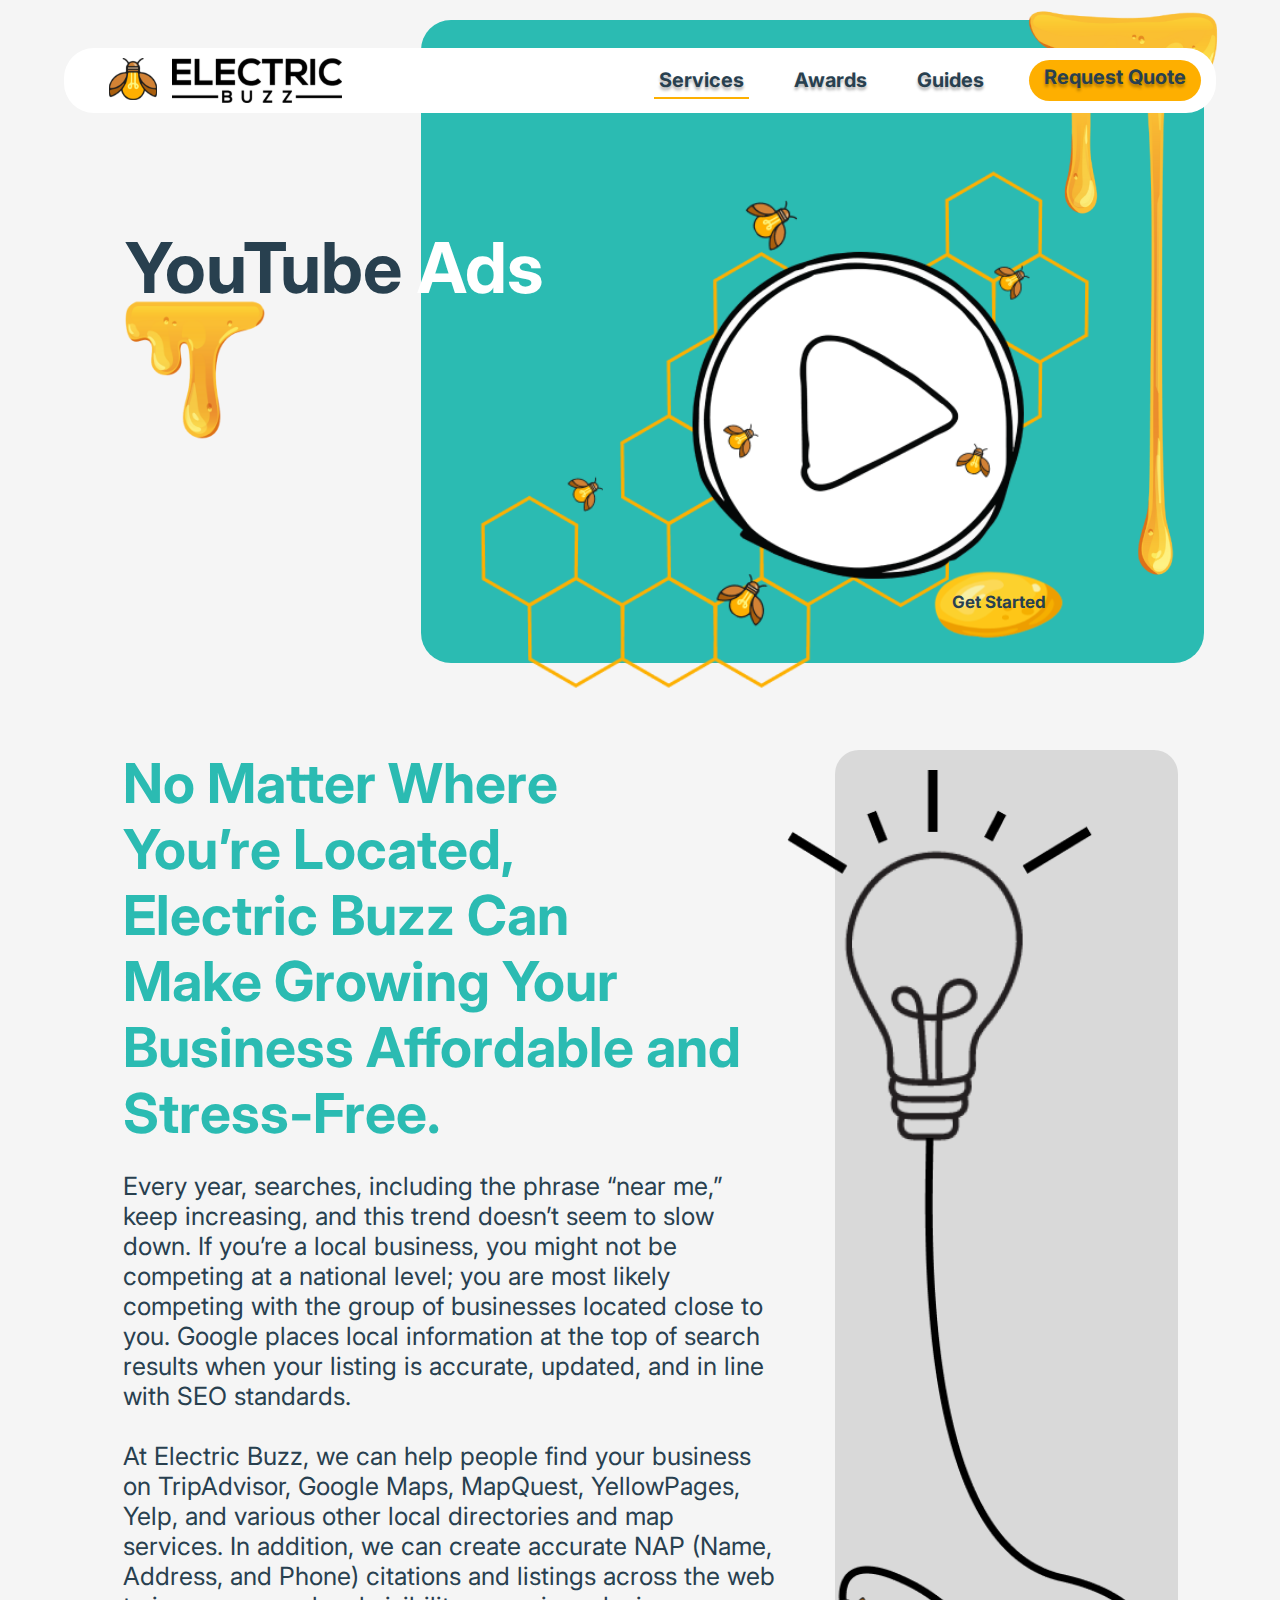
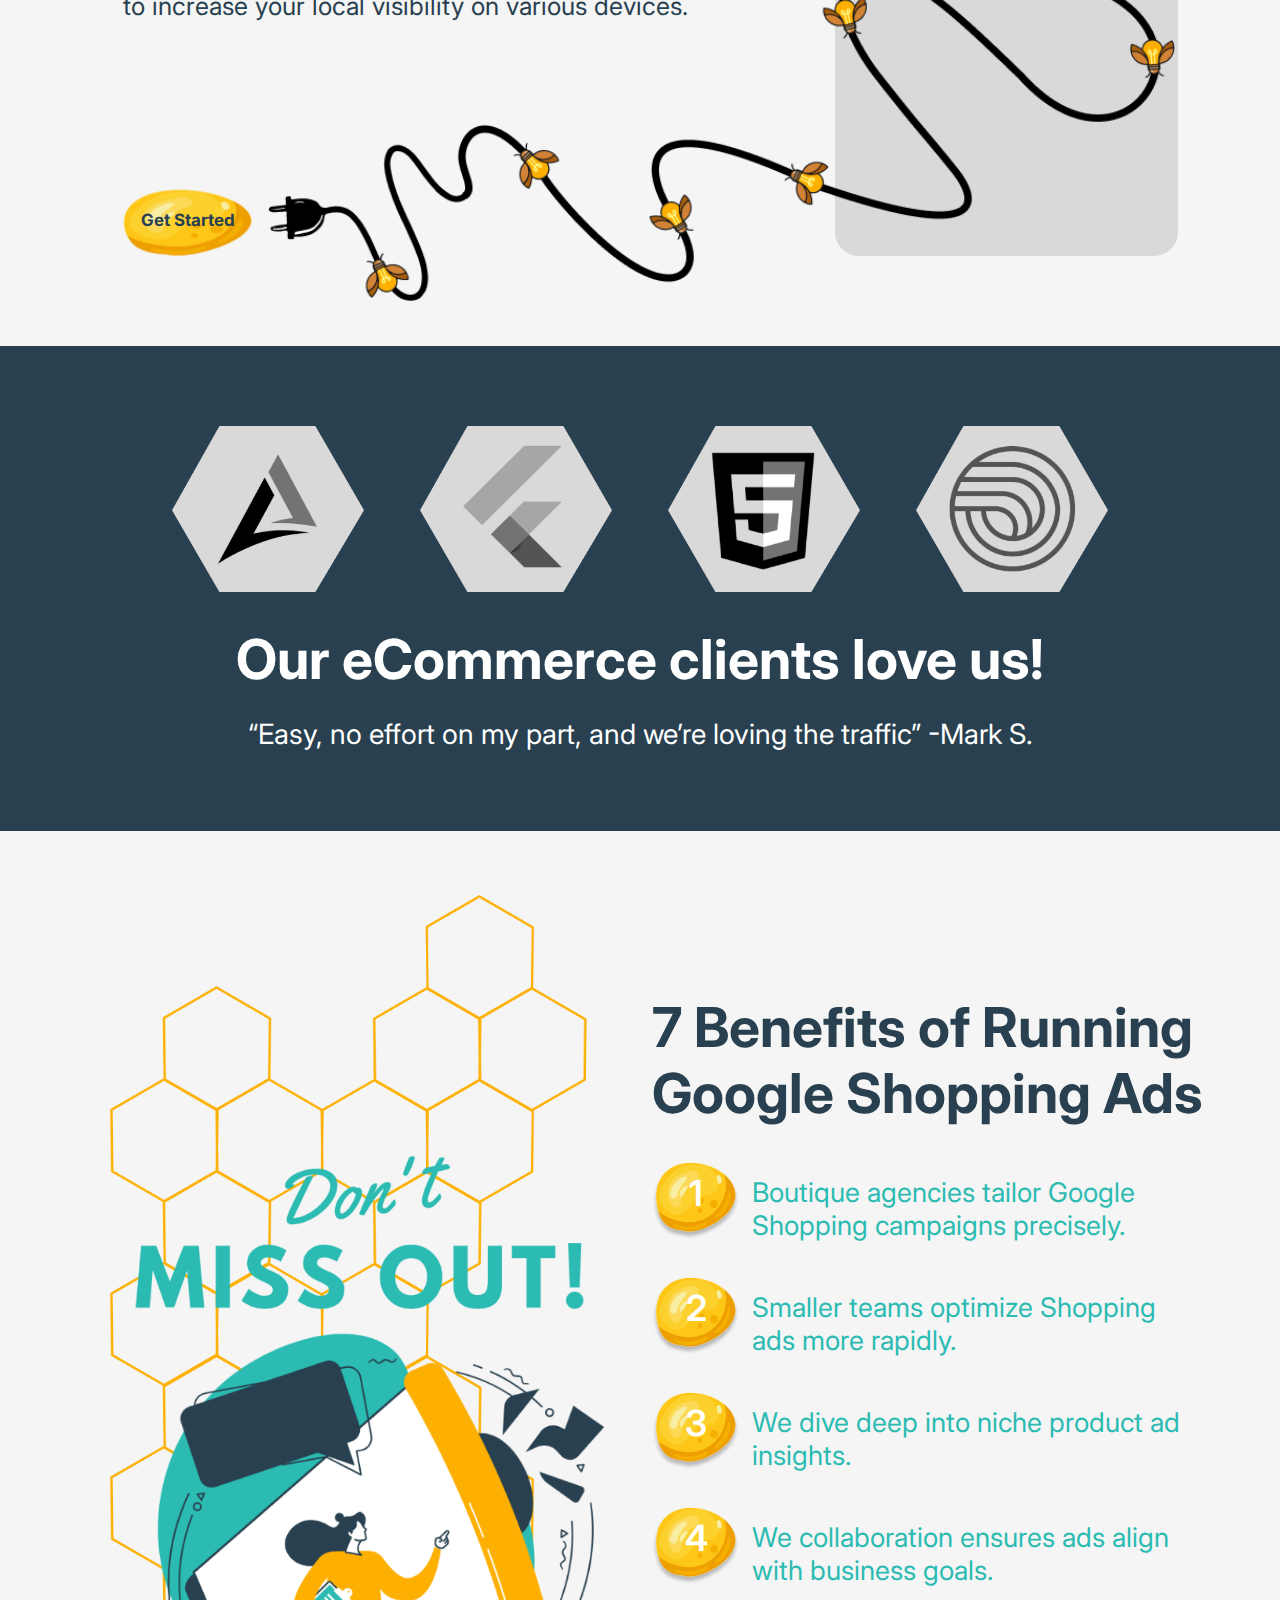
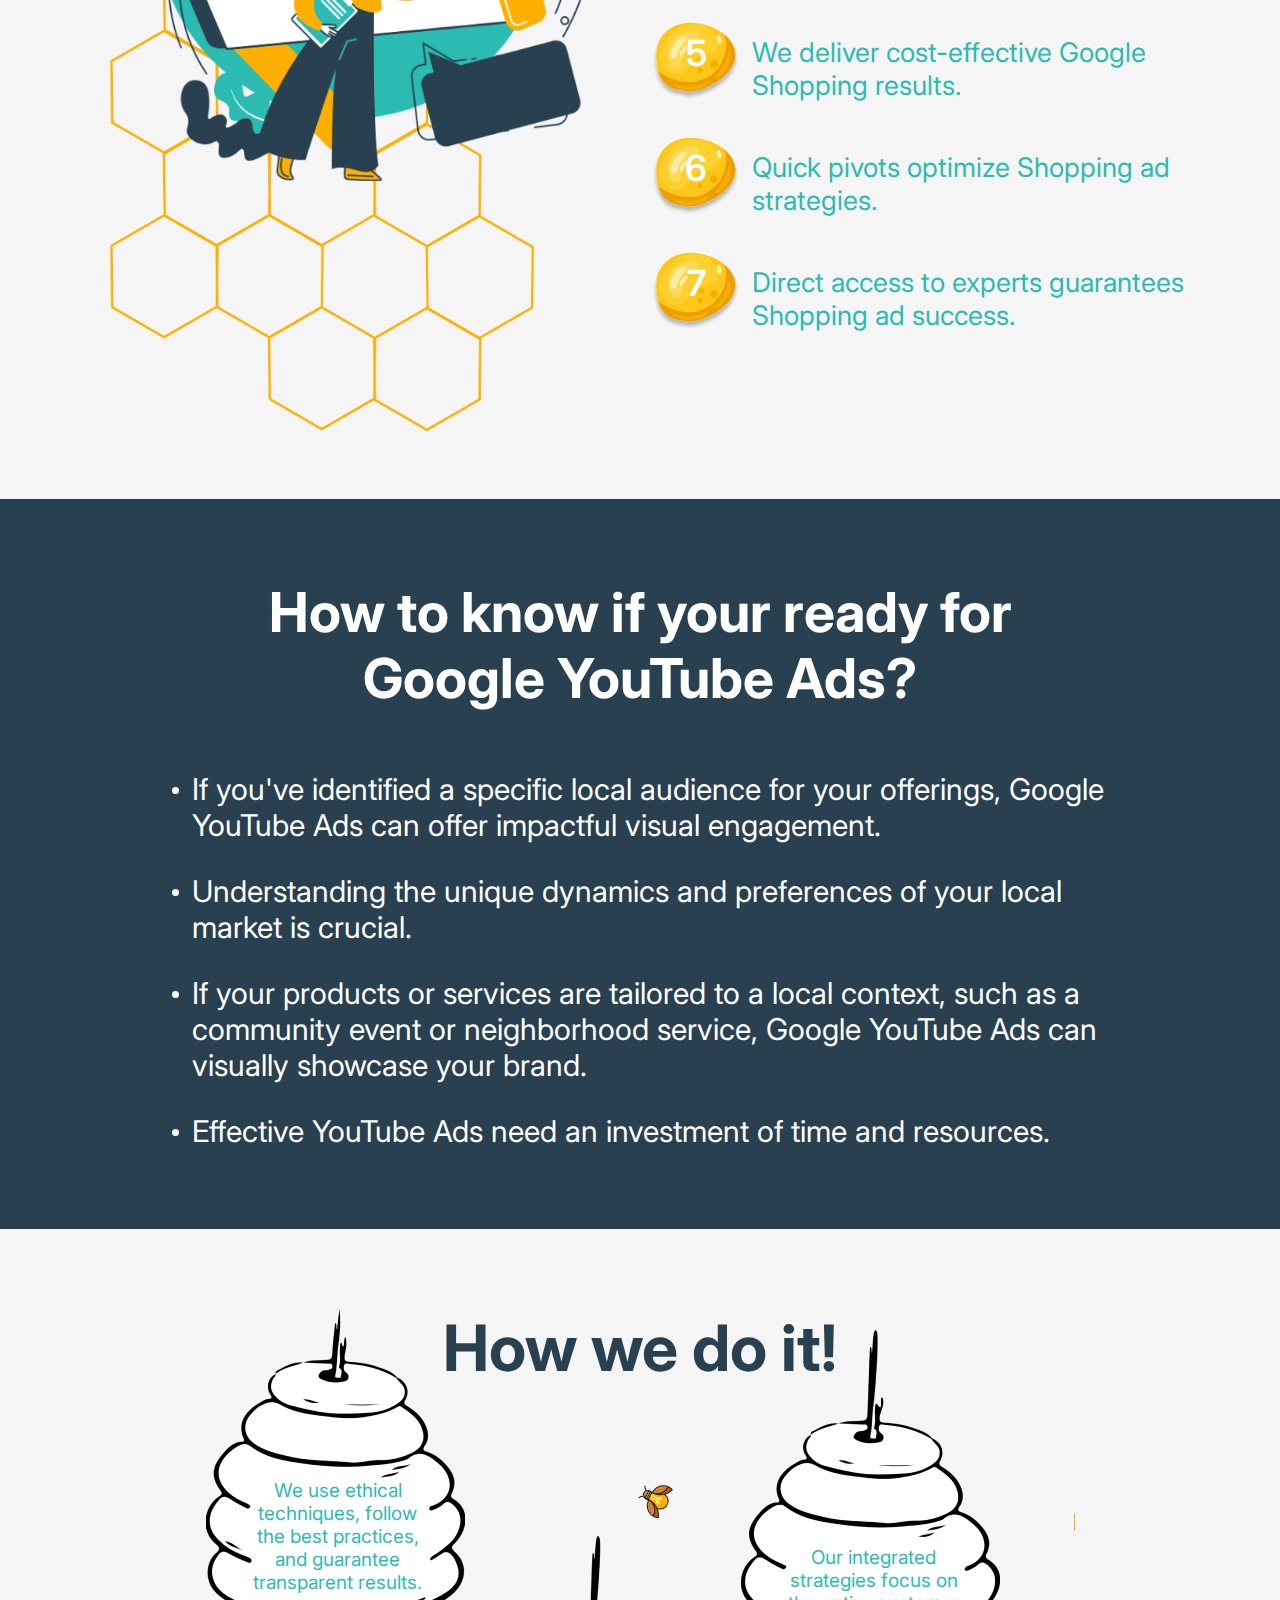
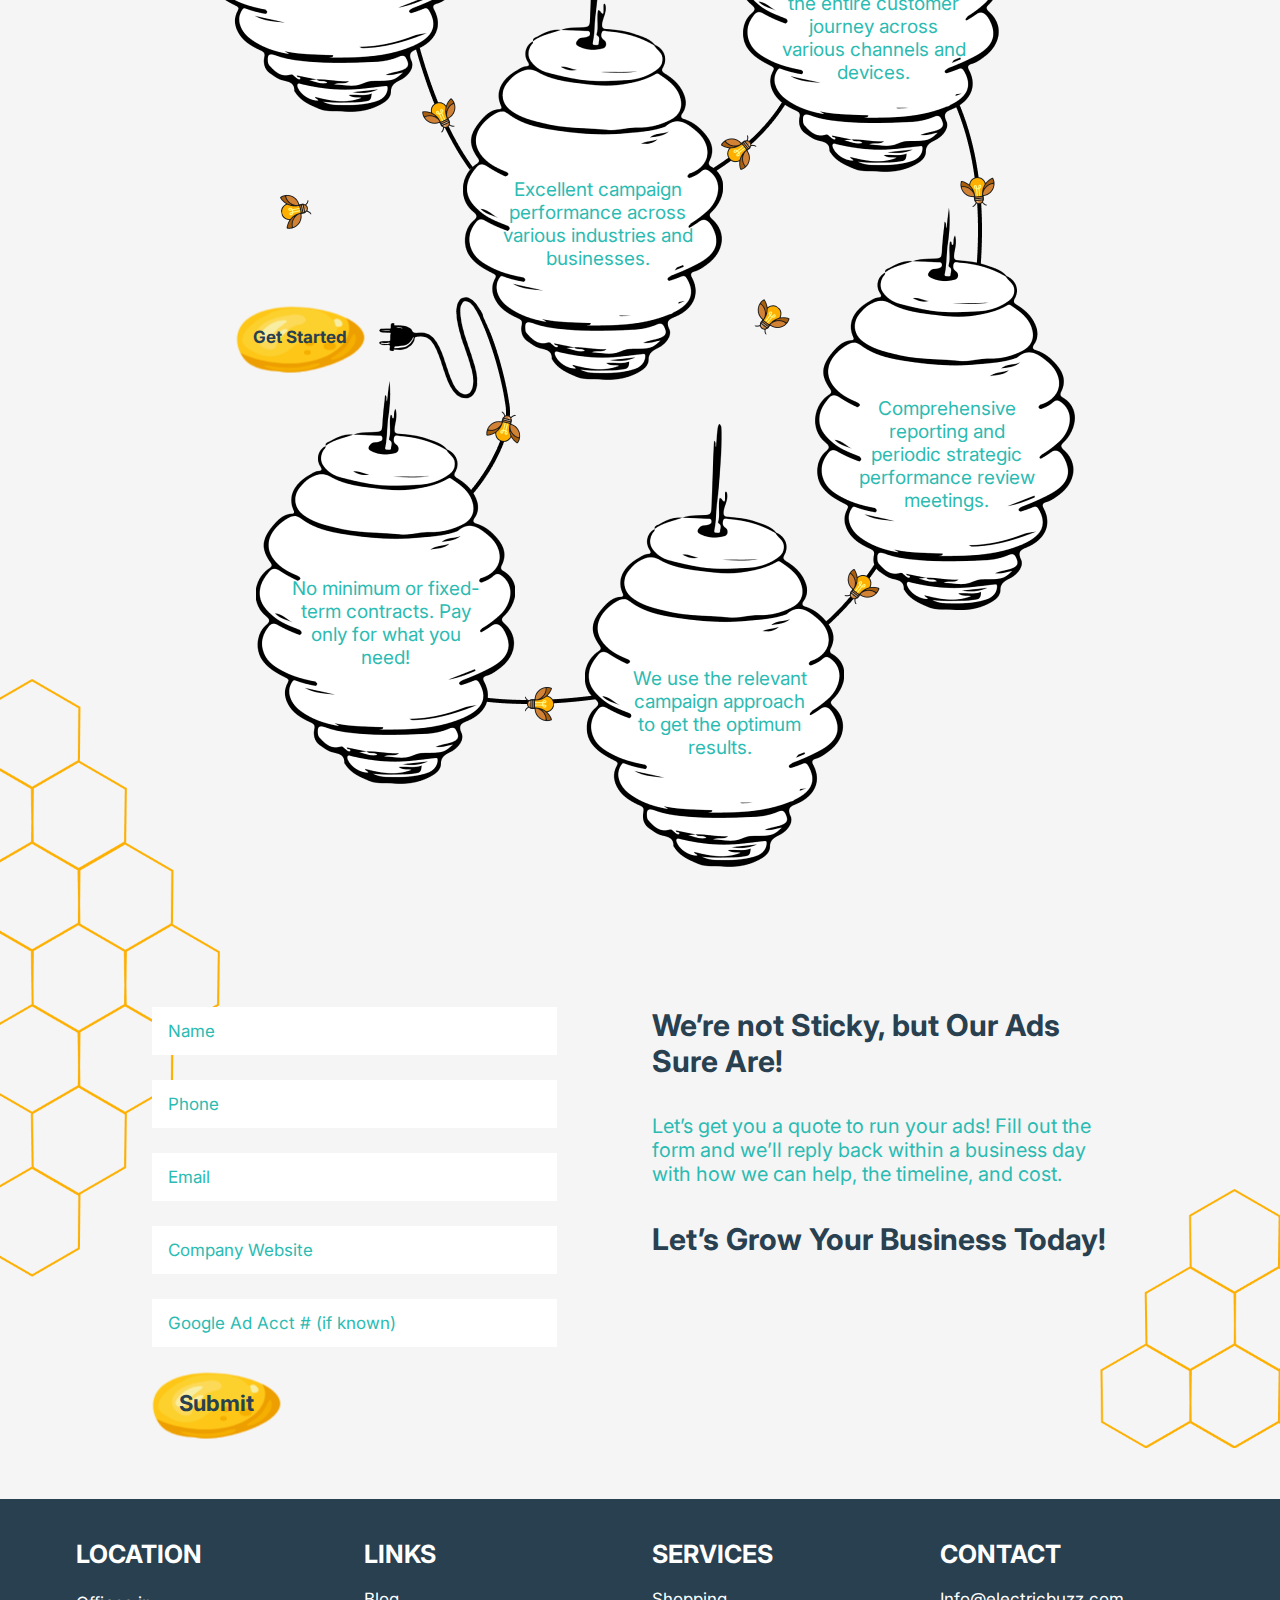
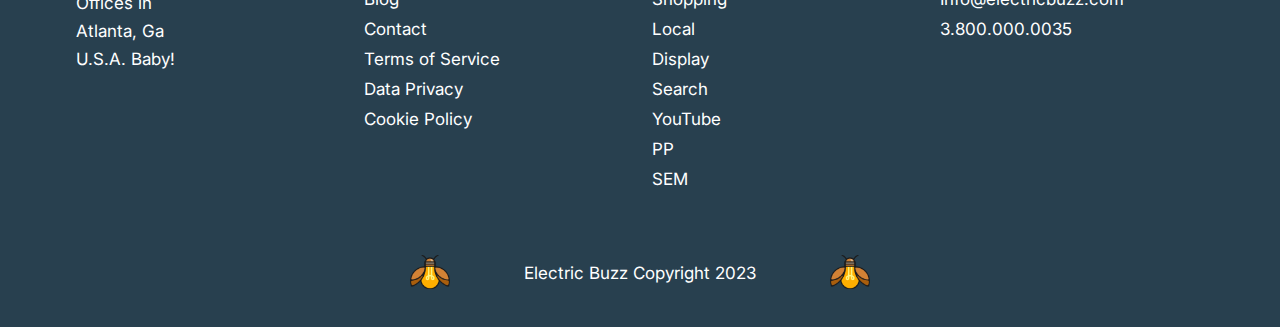
<file: youtube-ads.html>
<!DOCTYPE html>
<html lang="en">

    <head>
        <meta charset="UTF-8">
        <meta name="viewport" content="width=device-width, initial-scale=1.0">
        <title>Electric Buzz</title>
        <link rel="shortcut icon" type="image/png" href="./assets/images/favicon.ico"/>  
        <link rel="preconnect" href="https://fonts.googleapis.com">
        <link rel="preconnect" href="https://fonts.gstatic.com" crossorigin>
        <link href="https://fonts.googleapis.com/css2?family=Inter:wght@100;200;300;400;500;600;700;800;900&display=swap" rel="stylesheet">
        <link rel="stylesheet" href="./assets/css/bootstrap.min.css">
        <link rel="stylesheet" href="./assets/css/font-awesome.min.css">
        <link rel="stylesheet" href="./assets/css/style.css">
    </head>
    <body>
        <header class="myHeader">
            <div class="navigation-wrap">
                <div class="container sml-container">
                    <div class="row">
                        <nav
                            class=" col-md-12 navbar navbar-expand-lg navbar-dark">
                            <div class="nav-container">
                                <a class="navbar-brand fw-bold" href="index.html"><img
                                        src="./assets/images/logo.svg"
                                        alt="logo"></a>
                                <button class="navbar-toggler" type="button"
                                    data-bs-toggle="collapse"
                                    data-bs-target="#navbarSupportedContent"
                                    aria-controls="navbarSupportedContent"
                                    aria-expanded="false"
                                    aria-label="Toggle navigation">
                                    <span class="navbar-toggler-icon"></span>
                                </button>
                                <div class="collapse navbar-collapse"
                                    id="navbarSupportedContent">
                                    <div class="navbar-outer">
                                    <ul class="navbar-nav ">
                                        <li class="nav-item dropdown">
                                            <a class="nav-link active"
                                                aria-current="page"
                                                href="#">Services</a>
                                                <span class="navbar-toggler-icon"></span>
                                                <ul class="dropdown-menu" aria-labelledby="navbarDropdown">
                                                    <li class="nav-item">
                                                        <a class="nav-link" href="google-shopping-ads.html">Google Shopping Ads</a>
                                                    </li>
                                                    <li class="nav-item">
                                                        <a class="nav-link" href="local-google-ads.html">Local Google Ads</a>
                                                    </li>
                                                    <li class="nav-item">
                                                        <a class="nav-link" href="google-display-ads.html">Google Display Ads</a>
                                                    </li>
                                                    <li class="nav-item">
                                                        <a class="nav-link" href="google-search-ads.html">Google Search Ads</a>
                                                    </li>
                                                    <li class="nav-item">
                                                        <a class="nav-link" href="youtube-ads.html">YouTube Ads</a>
                                                    </li>
                                                </ul>
                                        </li>
                                        <li class="nav-item">
                                            <a class="nav-link" href="awards.html">Awards</a>
                                        </li>
                                        <li class="nav-item">
                                            <a class="nav-link"
                                                href="guides.html">Guides</a>
                                        </li>
                                    </ul>
                                    <a class="req-btn" href="contact.html">Request Quote</a>
                                </div>
                            </div>
                            </div>
                        </div>
                    </div>
                </div>
            </header>
            <section class="banner-wrp service5-bnr ">
                <div class="container sml-container">
                    <div class="row bnr-row">
                        <div class="col-md-3 bnr-left">
                            <div class="bnr-caption" >
                                <h1>YouTube<span class="white-txt"> Ads</span> </h1>
                            </div>
                        </div>
                            <div class="col-md-9 bnr-right">
                            <div class="bnr-bg-col" >
                                <img src="./assets/images/service5-bnr-img.png" alt="">
                                <a class="getstart-btn" href="#getstarted-form">Get Started</a>
                            </div>
                        </div>
                    </div>
                </div>
            </section>
            <section class="serv-sect1-wrp youtube-ads-page">
                <div class="container sml-container">
                    <div class=" serv-sect1-row row">
                        <div class="col-md-8  ">
                              <div class=" serv-sect1-col1 ">
                                <h2>No Matter Where <br>You’re Located,<br> Electric Buzz Can<br> Make Growing Your Business Affordable and Stress-Free.</h2>
                                <p>Every year, searches, including the phrase “near me,” keep increasing, and this trend doesn’t seem to slow down. If you’re a local business, you might not be competing at a national level; you are most likely competing with the group of businesses located close to you. Google places local information at the top of search results when your listing is accurate, updated, and in line with SEO standards. <br><br>

                                    At Electric Buzz, we can help people find your business on TripAdvisor, Google Maps, MapQuest, YellowPages, Yelp, and various other local directories and map services. In addition, we can create accurate NAP (Name, Address, and Phone) citations and listings across the web to increase your local visibility on various devices.</p>
                                    <a class="serv-sect1-wrp-btn" href="#getstarted-form">Get Started</a>
                                </div>
                            </div>
                                <div class="col-md-4  ">
                                    <div class=" serv-sect1-col2">
                                        <img  class="desktop-only" src="./assets/images/youtube-ads-serv-sect1-img.png" alt="">
                                        <img  class="desktop-only hover-img" src="./assets/images/youtube-ads-serv-sect1-img-hover.png" alt="">
                                        <img class="mobile-only" src="./assets/images/serv-sect1-img-mobile.png" alt="">
                                    </div>
                                </div>
                        </div>
                    </div>
                    </div>
                </div>
            </section>
            <section class="serv-sect2-wrp">
                <div class="container sml-container">
                    <div class=" serv-sect2-row row">
                        <div class="col-md-10 text-center m-auto">
                              <div class=" serv-sect1-col1">
                                <ul>
                                    <li><img src="./assets/images/serv-sect2-img1.png" alt=""></li>
                                    <li><img src="./assets/images/serv-sect2-img2.png" alt=""></li>
                                    <li><img src="./assets/images/serv-sect2-img3.png" alt=""></li>
                                    <li><img src="./assets/images/serv-sect2-img4.png" alt=""></li>
                                </ul>
                                <h2>Our eCommerce clients love us!</h2>
                                <p>“Easy, no effort on my part, and we’re loving the traffic”
                                    -Mark S.</p>
                                </div>
                            </div>
                        </div>
                    </div>
                    </div>
                </div>
            </section>
            <section class="serv-sect3-wrp">
                <div class="container sml-container">
                    <div class=" serv-sect3-row row">
                        <div class="col-md-6 ">
                              <div class=" serv-sect3-col1">
                                 <img class="desktop-only" src="./assets/images/serv-sect3-img5.png" alt=""> 
                                 <img class="mobile-only" src="./assets/images/serv-sect3-img-mobile.png" alt=""> 
                                
                                </div>
                            </div>
                            <div class="col-md-6 ">
                            <div class=" serv-sect3-col2">
                                <h2>7 Benefits of Running Google Shopping Ads</h2>
                               <ul>
                                <li><span class="list-no">1</span>Boutique agencies tailor Google Shopping campaigns precisely.</li>
                                <li><span class="list-no">2</span>Smaller teams optimize Shopping ads more rapidly.</li>
                                <li><span class="list-no">3</span>We dive deep into niche product ad insights.</li>
                                <li><span class="list-no">4</span>We collaboration ensures ads align with business goals.</li>
                                <li><span class="list-no">5</span>We deliver cost-effective Google Shopping results.</li>
                                <li><span class="list-no">6</span>Quick pivots optimize Shopping ad strategies.</li>
                                <li><span class="list-no">7</span>Direct access to experts guarantees Shopping ad success.</li>
                               </ul>
                                </div>
                            </div>
                        </div>
                        </div>
                    </div>
                    </div>
                </div>
            </section>
            <section class="serv-sect4-wrp">
                <div class="container sml-container">
                    <div class=" serv-sect4-row row">
                        <div class="col-md-10 text-center m-auto">
                              <div class=" serv-sect4-col1">
                                <h2>How to know if your ready for <br>
                                    Google YouTube Ads?</h2>
                                <ul>
                                    <li>If you've identified a specific local audience for your offerings, Google YouTube Ads can offer impactful visual engagement.</li>

                                    <li>Understanding the unique dynamics and preferences of your local market is crucial.</li>

                                    <li>If your products or services are tailored to a local context, such as a community event or neighborhood service, Google YouTube Ads can visually showcase your brand.</li>

                                    <li>Effective YouTube Ads need an investment of time and resources.</li>
                                </ul>
                                </div>
                            </div>
                        </div>
                    </div>
                    </div>
                </div>
            </section>
            <section class="how-do-wrp">
                <div class="container sml-container">
                    <div class=" how-do-row row">
                        <div class="col-md-12 text-center ">
                                <div class="how-do-outer">
                                    <h2>How we do it!</h2>
                                    <div class="how-do-box textcol1">
                                        <p>We use ethical techniques, follow the best practices, and guarantee transparent results.</p>
                                    </div>
                                    <div class="how-do-box textcol2">
                                        <p>Our integrated strategies focus on the entire customer journey across various channels  and devices.</p>
                                    </div>
                                    <div class="how-do-box textcol3">
                                        <p>Excellent campaign performance across various industries and businesses.</p>
                                    </div>
                                    <div class="how-do-box textcol4">
                                        <p>Comprehensive reporting and periodic strategic performance review meetings.</p>
                                    </div>
                                    <div class="how-do-box textcol5">
                                        <p>No minimum or fixed-term contracts. Pay only for what you need!</p>
                                    </div>
                                    <div class="how-do-box textcol6">
                                        <p>We use the relevant campaign approach to get the optimum results.</p>
                                    </div>
                                    <a class="how-do-btn" href="#getstarted-form">Get Started</a>
                                </div>
                            </div>
                        </div>
                    </div>
                    </div>
                </div>
            </section>
           
            <section class="sect8-wrp" id="getstarted-form">
                <div class="container sml-container">
                    <div class="row sect8-wrp-row">
                        <div class="col-md-6 sect8-col1">
                            <form>
                                <div class="form-group">
                                    <input type="text" class="form-control" placeholder="Name">
                                </div>
                                <div class="form-group">
                                    <input type="text" class="form-control" placeholder="Phone">
                                </div>
                                <div class="form-group">
                                    <input type="text" class="form-control" placeholder="Email">
                                </div>
                                <div class="form-group">
                                    <input type="text" class="form-control" placeholder="Company Website">
                                </div>
                                <div class="form-group">
                                    <input type="text" class="form-control" placeholder="Google Ad Acct # (if known)">
                                </div>
                                <input type="button" class="submit-btn"  value="Submit">
                            </form>
                        </div>
                        <div class="col-md-6 sect8-col2">
                            <h2>We’re not Sticky, but Our Ads Sure Are!</h2>
                           <p>Let’s get you a quote to run your ads! 
                            Fill out the form and we’ll reply back within a business day with how we can help, the timeline, and cost.</p>
                            <h2>Let’s Grow Your Business Today!</h2>
                        </div>
                       
                    </div>
                </div>
            </section>
            <footer class="footer-wrp">
                <div class="container">
                    <div class="row ftr-wrp-row">
                        <div class="col-md-3 ftr-col1">
                            <a href="#" class="ftr-logo"> <img class="mobile-only" src="./assets/images/footer-logo.png" alt=""> </a>
                            <h3>LOCATION</h3>
                            <p>Offices in <br> 
                                Atlanta, Ga<br> 
                                U.S.A. Baby!</p>
                        </div>
                        <div class="col-md-3 ftr-col2">
                            <h3>LINKS</h3>
                            <ul>
                                <li><a href="#">Blog</a></li>
                                <li><a href="#">Contact</a></li>
                                <li><a href="#">Terms of Service</a></li>
                                <li><a href="#">Data Privacy</a></li>
                                <li><a href="#">Cookie Policy</a></li>
                            </ul>
                        </div>
                        <div class="col-md-3 ftr-col2">
                            <h3>SERVICES</h3>
                            <ul>
                                <li><a href="#">Shopping</a></li>
                                <li><a href="#">Local</a></li>
                                <li><a href="#">Display</a></li>
                                <li><a href="#">Search</a></li>
                                <li><a href="#">YouTube</a></li>
                                <li><a href="#">PP</a></li>
                                <li><a href="#">SEM</a></li>
                            </ul>
                        </div>
                        <div class="col-md-3 ftr-col2">
                            <h3>CONTACT</h3>
                            <ul>
                                <li><a href="mailto:Info@electricbuzz.com">Info@electricbuzz.com</a></li>
                                <li><a href="callto:18009614735">3.800.000.0035</a></li>
                            </ul>
                        </div>
                    </div>
                    <div class="row copyright-wrp-row">
                        <div class="col-md-4 copyright-col1 m-auto">
                            <p>Electric Buzz Copyright 2023</p>
                        </div>
                </div>
                </div>
            </footer>

           


        <script src="./assets/js/bootstrap.min.js"></script>
        <script src="./assets/js/jquery-3.7.0.min.js"></script>
        <script src="./assets/js/popper.min.js"></script>
        <script src="./assets/js/custom.js"></script>
    </body>

</html>
</file>
<file: assets/css/style.css>
@charset "utf-8";

/* CSS Document */

::-moz-selection { background: #7b7d7f; color: #fff; text-shadow: none; }

::selection { background: #7b7d7f; color: #fff; text-shadow: none; }

*, *:after, *:before { -webkit-box-sizing: border-box; -moz-box-sizing: border-box; box-sizing: border-box; margin: 0; padding: 0; }

abbr, acronym, address, applet, article, aside, audio, b, big, blockquote, body, canvas, caption, center, cite, code, dd, del, details, dfn, div, dl, dt, em, embed, fieldset, figcaption, figure, footer, form, h1, h2, h3, h4, h5, h6, header, hgroup, html, i, iframe, img, input, ins, kbd, label, legend, li, mark, menu, nav, object, ol, output, p, pre, q, ruby, s, samp, section, small, span, strike, strong, sub, summary, sup, table, tbody, td, textarea, tfoot, th, thead, time, tr, tt, u, ul, var, video { margin: 0; padding: 0; border: 0; font-size: 100%; font: inherit; vertical-align: baseline; outline: none; font-family: 'Inter',sans-serif; }

/* HTML5 display-role reset for older browsers */
article, aside, details, figcaption, figure, footer, header, hgroup, menu, nav, section { display: block; }

body { color: #212121; -webkit-text-size-adjust: none; -webkit-font-smoothing: antialiased; -moz-font-smoothing: antialiased; font-smoothing: antialiased; -webkit-font-smoothing: antialiased; text-rendering: optimizeLegibility; overflow: hidden; font-family: 'Inter',sans-serif; background: #f5f5f5; }

:root { overflow-y: scroll; }

a { text-decoration: none; transition: all 0.25s ease-out 0s; }

p, p span { font-family: 'Inter',sans-serif; }

img { border: 0; }

li, ol, ul { list-style: none; }

blockquote, q { quotes: none; }

blockquote:after, blockquote:before, q:after, q:before { content: ""; content: none; }

table { border-collapse: collapse; border-spacing: 0; }

* { -webkit-appearance: none; }

::-webkit-input-placeholder { color: #fff; }

::-moz-placeholder { color: #fff; }

:-ms-input-placeholder { color: #fff; }

:-moz-placeholder { color: #fff; }

/*------------------- common style ---------------------------*/
a, button, input, select, textarea { outline: 0; }

*, :after, :before { outline: 0; }

img { max-width: 100%; height: auto; }

iframe { border: 0; }

a:focus, a:hover { outline: 0; text-decoration: none; }

a, button { transition: ease all 0.5s; -webkit-transition: ease all 0.5s; }

footer, header, section { width: 100%; float: left; }

.container { max-width: 94%; width: 1320px; }
.container.sml-container { max-width: 94%; width: 1320px; }
.banner-wrp .container.sml-container { max-width: 94%; width: 1420px; }
header.myHeader { background: none!important; position: absolute; left: 0; top: 48px; width: 100%; z-index: 99999; }
header.myHeader.navbar-fixed { position: fixed; background: #000!important; z-index: 9; }
.myHeader .navigation-wrap { display: inline-block; width: 100%; height: 65px; }
header.myHeader.navbar-fixed .navigation-wrap { height: 70px; }
.myHeader .navigation-wrap .nav-container { display: flex; align-items: center; justify-content: space-between; width: 1320px; max-width: 100%; height: 65px; background: #fff; border-radius: 30px; padding: 0 15px; margin-left: auto; margin-right: auto; }
.myHeader .navigation-wrap .nav-container .navbar-brand { display: flex; padding: 0 0 0 30px; align-items: center; }
.myHeader .navigation-wrap .nav-container #navbarSupportedContent { justify-content: flex-end; }
.myHeader .navigation-wrap .container { height: 100%; }
.myHeader .navigation-wrap .container .row { height: 100%; align-items: center; }
.myHeader .navigation-wrap .container .row nav.navbar { padding: 0; }
.myHeader .navigation-wrap #navbarSupportedContent ul.navbar-nav li { margin: 0 40px 0 0; }
.myHeader .navigation-wrap #navbarSupportedContent ul.navbar-nav li a { font-size: 25px; color: #28404f; padding: 5px 5px; font-family: 'Inter',sans-serif; font-weight: 700; text-shadow: 0 3px 3px rgba(0,0,0,0.3); border-bottom: 2px solid transparent; }
.myHeader .navigation-wrap #navbarSupportedContent ul.navbar-nav li a.active, .myHeader .navigation-wrap #navbarSupportedContent ul.navbar-nav li a:hover { border-bottom: 2px solid #fdb002; }
.myHeader .navigation-wrap .req-btn { font-size: 25px; color: #28404f; padding: 5px 15px; font-family: 'Inter',sans-serif; font-weight: 700; text-shadow: 0 3px 3px rgba(0,0,0,0.3); height: 41px; background: #feaf00; border-radius: 80px; display: inline-block; }
.myHeader .navigation-wrap .req-btn:hover { color: #fff; }
#navbarSupportedContent ul.navbar-nav  li.nav-item.dropdown { position: relative; }

#navbarSupportedContent ul.navbar-nav li.nav-item.dropdown ul.dropdown-menu { display: inline-block; width: 250px; opacity: 0; top: 56px; transition: ease all 0.5s; overflow: hidden; visibility: hidden; box-shadow: 0 4px 4px 0 rgba(0,0,0,0.3); -webkit-box-shadow: 0 4px 4px 0 rgba(0,0,0,0.3); -moz-box-shadow: 0 4px 4px 0 rgba(0,0,0,0.3); border: none!important; }

#navbarSupportedContent ul.navbar-nav li.nav-item.dropdown ul.dropdown-menu li.nav-item { margin: 0 0 5px 0; float: left; width: 100%; }

#navbarSupportedContent ul.navbar-nav li.nav-item.dropdown ul.dropdown-menu li.nav-item a { font-size: 20px; color: #28404f; padding: 5px 15px; font-weight: 700; }
#navbarSupportedContent ul.navbar-nav li.nav-item.dropdown ul.dropdown-menu li.nav-item a:hover { color: #fdb002; }
#navbarSupportedContent ul.navbar-nav li.nav-item.dropdown:hover ul.dropdown-menu { opacity: 1; top: 46px; overflow: visible; visibility: visible; }
.banner-wrp .bnr-bg-col { background: #2bbbb2; width: 100%; height: 643px; border-radius: 30px; display: flex; align-items: end; justify-content: center; position: relative; }
.banner-wrp { position: relative; margin-top: 20px; background: #f5f5f5; height: 670px; }
.banner-wrp .bnr-bg-col::after { content: ""; position: absolute; right: -15px; display: inline-block; width: 200px; height: 600px; background: url(../images/index-bnr-bg1.png) no-repeat right top; top: -10px; }
.banner-wrp .bnr-caption h1 { color: #28404f; font-size: 75px; font-weight: 700; float: left; width: 100%; margin: 0 0 20px 0; }
.banner-wrp .bnr-caption h1 .white-txt { color: #fff; }
.banner-wrp .bnr-caption { position: absolute; top: 53%; transform: translateY(-50%); display: inline-block; z-index: 9999; left: 90px; }
.banner-wrp .bnr-caption p { font-size: 25px; font-family: Inter; font-weight: 400; width: 300px; color: #000; max-width: 100%; margin: 0 0 10px 0; display: block; }
.banner-wrp .bnr-caption ul { float: left; width: 414px; position: relative; padding-top: 60px; padding-left: 20px; }
.banner-wrp .bnr-caption ul li { color: #28404f; font-size: 25px; font-weight: 700; float: left; width: 100%; margin: 0; }
.banner-wrp .bnr-caption ul::after { content: ""; position: absolute; left: 0; display: inline-block; width: 414px; height: 267px; background: url(../images/index-bnr-bg2.png) no-repeat right top; background-size: 414px; top: 0; }
.banner-wrp .bnr-caption ul li .yellow-txt { color: #fdb002; }
.banner-wrp .col-md-9.bnr-right { padding-left: 5px; }
.banner-wrp .bnr-bg-col .getstart-btn { background: url(../images/get-started.png) no-repeat center center; width: 129px; height: 67px; background-size: 129px; float: right; position: absolute; bottom: 25px; right: 25%; color: #28404f; font-size: 17px; font-weight: 700; display: flex; align-items: center; justify-content: center; padding-bottom: 5px; z-index: 999; }
.banner-wrp .bnr-bg-col .getstart-btn:hover { background: url(../images/get-started-hover.png) no-repeat center center; color: #fff; }
.banner-wrp .bnr-bg-col img { display: inline-block; margin-bottom: 35px; -webkit-user-select: none; -ms-user-select: none; user-select: none; }
.sect1-wrp { height: 667px; margin-top: 30px; background: #28404f; }
.sect1-wrp .sect1-col { background: url(../images/sect1-wrp-img1.svg) #28404f no-repeat 117% center; width: 100%; height: 667px; background-size: contain; display: flex; flex-wrap: wrap; position: relative; }
.sect1-wrp .sect1-col h2 { color: #fff; font-size: 55px; font-family: Inter; font-weight: 700; position: absolute; bottom: 34.5%; padding-left: 30px; }
.sect2-wrp { height: 600px; position: relative; }
.banner-wrp.service2-bnr h1 { margin-left: 13%; }
.sect2-wrp::before { background: #d9d9d9; position: absolute; left: 0; width: 35%; height: 100%; content: ""; }

.sect2-wrp .row.sect2-wrp-row { position: relative; z-index: 99; align-items: center; }

.sect2-wrp .sect2-col1 img { height: 100%; width: auto; }

.sect2-wrp .sect2-col2 h2 { color: #28404f; font-size: 55px; font-family: Inter; font-weight: 700; float: left; width: 100%; margin: 0 0 35px 0; }

.sect2-wrp .sect2-col2 p { float: left; width: 100%; color: #000; font-size: 25px; font-family: Inter; font-weight: 400; }
.sect2-wrp .sect2-col1 { background: url(../images/sect2-img1.png) no-repeat -13% center; width: 100%; height: 600px; display: flex; flex-wrap: wrap; position: relative; background-size: contain; align-items: center; }
.sect2-wrp .sect2-col1 .sect2-col-txt { width: 52%; margin-left: auto; }

.sect2-wrp .sect2-col1 .sect2-col-txt h2 { color: #28404f; font-size: 55px; font-weight: 700; float: left; width: 100%; margin: 0 0 35px 0; }
.serv-sect1-col2 .desktop-only.hover-img { opacity: 0; transition: ease all 0.5s; }

.serv-sect1-col2.hover .desktop-only.hover-img { opacity: 1; }

.serv-sect1-col2.hover .desktop-only { opacity: 0; transition: ease all 0.5s; }
.sect2-wrp .sect2-col1 .sect2-col-txt p { color: #000; font-size: 25px; font-family: Inter; font-weight: 400; float: left; width: 100%; }
.sect3-wrp { position: relative; background: #28404f; padding: 0 0 85px 0; }

.sect3-wrp .row.sect3-wrp-row { flex-direction: column; }

.sect3-wrp .row.sect3-wrp-row .col-md-6.sect3-col1 { position: relative; margin-top: -70px; z-index: 99; width: 60%; }

.sect3-wrp .row.sect3-wrp-row .col-md-6.sect3-col1 img { margin-left: -10%; }

.sect3-wrp .sect2-col2 { margin-top: 0; padding-left: 45px; padding-right: 10%; }

.sect3-wrp .sect2-col2 h2 { color: #fff; font-size: 55px; font-weight: 700; float: left; width: 100%; margin: 0 0 35px; }

.sect3-wrp .sect2-col2 p { color: #fff; font-size: 25px; font-weight: 400; float: left; width: 100%; margin-bottom: 35px; }

.sect3-wrp .shopping-head { position: absolute; right: 7px; top: 50%; transform: translateY(-50%); display: inline-block; }
.sect3-wrp .discover-btn { background: url(../images/get-started.png) no-repeat center center; width: 129px; height: 67px; background-size: 129px; float: left; color: #28404f; font-size: 17px; font-family: Inter; font-weight: 700; display: flex; align-items: center; justify-content: center; padding-bottom: 5px; }
.sect3-wrp .discover-btn:hover { background: url(../images/get-started-hover.png) no-repeat center center; color: #fff; }
.sect3-wrp::after { content: ""; position: absolute; right: 0; top: 207px; display: inline-block; background: url(../images/diamond-img-index.png) no-repeat center top; background-size: contain; height: 2240px; z-index: 9; width: 100%; }

.sect4-wrp { background: #f5f5f5; position: relative; padding-bottom: 50px; }

.sect4-wrp .sect2-col2 h2 { color: #28404f; font-size: 55px; font-weight: 700; float: left; width: 100%; margin: 260px 0 40px 0; }
.sect4-wrp .col-md-7.sect2-col2 { padding-left: 5%; }
.sect4-wrp .sect2-col2 p { color: #2bbbb2; font-size: 25px; font-family: Inter; font-weight: 400; float: left; width: 100%; margin: 0 0 35px 0; }

.sect4-wrp .sect2-col2 .discover-btn { background: url(../images/get-started.png) no-repeat center center; width: 129px; height: 67px; background-size: 129px; float: left; color: #28404f; font-size: 17px; font-family: Inter; font-weight: 700; display: flex; align-items: center; justify-content: center; padding-bottom: 5px; margin-bottom: 60px; }
.sect4-wrp .sect2-col2 .discover-btn:hover { background: url(../images/get-started-hover.png) no-repeat center center; color: #fff; }
.sect4-wrp .display-head { position: absolute; left: 7px; top: 50%; transform: translateY(-50%); display: inline-block; }
.sect3-wrp .shopping-head img, .sect4-wrp .display-head img, .sect5-wrp .search-head img, .sect6-wrp .youtube-head img { width: 65px; }
.sect5-wrp { position: relative; background: #28404f; padding: 128px 0 21px 0; }
.sect5-wrp .row.sect5-wrp-row { flex-direction: column; }
.sect5-wrp h2 { color: #fff; font-size: 55px; font-weight: 700; float: left; width: 100%; margin: 0 0 35px; }
.sect5-wrp p { color: #fff; font-size: 25px; font-weight: 400; float: left; width: 100%; margin-bottom: 35px; }
.sect5-wrp .col-md-7.sect2-col2 { padding-right: 10%; padding-left: 45px; }
.sect5-wrp .discover-btn { background: url(../images/get-started.png) no-repeat center center; width: 129px; height: 67px; background-size: 129px; float: left; color: #28404f; font-size: 17px; font-family: Inter; font-weight: 700; display: flex; align-items: center; justify-content: center; padding-bottom: 5px; margin-bottom: 50px; }
.sect5-wrp .discover-btn:hover { background: url(../images/get-started-hover.png) no-repeat center center; color: #fff; }
.sect5-wrp .search-head { position: absolute; right: 7px; top: 50%; transform: translateY(-50%); display: inline-block; }
.sect6-wrp { background: #f5f5f5; padding: 140px 0 47px 0; position: relative; }

.sect6-wrp h2 { color: #28404f; font-size: 55px; font-weight: 700; float: left; width: 100%; margin: 95px 0 42px 0; }

.sect6-wrp  p { color: #2bbbb2; font-size: 25px; font-family: Inter; font-weight: 400; float: left; width: 100%; margin: 0 0 35px 0; }

.sect6-wrp  .discover-btn { background: url(../images/get-started.png) no-repeat center center; width: 129px; height: 67px; background-size: 129px; float: left; color: #28404f; font-size: 17px; font-family: Inter; font-weight: 700; display: flex; align-items: center; justify-content: center; padding-bottom: 5px; margin-bottom: 50px; }
.sect6-wrp  .discover-btn:hover { background: url(../images/get-started-hover.png) no-repeat center center; color: #fff; }
.sect6-wrp .youtube-head { position: absolute; left: 7px; top: 50%; transform: translateY(-50%); display: inline-block; }
.sect7-wrp { position: relative; background: #28404f; padding: 60px 0 0 0; height: 1050px; }

.sect7-wrp h2 { color: #fff; font-size: 55px; font-weight: 700; float: left; width: 100%; margin: 0 0 55px; }

.sect7-wrp ul { float: left; width: 100%; }
.sect6-wrp .col-md-7.sect6-col2 { padding-left: 9%; }
.sect7-wrp ul li { color: #fff; font-size: 34px; font-weight: 400; float: left; width: 100%; margin-bottom: 35px; padding-left: 100px; position: relative; min-height: 80px; }
.sect7-wrp ul li .list-no { position: absolute; left: 0; background: url(../images/list-icon.png) no-repeat left center; background-size: 88px; top: -14px; width: 88px; height: 78px; padding: 0; font-weight: 600; color: #fff; line-height: 63px; font-size: 36px; text-align: center; }
.sect7-wrp h3 { color: #fdb002; font-size: 45px; font-weight: 700; float: left; width: 100%; margin: 0 0 35px; padding-left: 100px; }

.sect7-wrp p { color: #fff; font-size: 25px; font-weight: 400; float: left; width: 100%; margin-bottom: 35px; padding-left: 100px; }
.sect3-wrp .row.sect3-wrp-row, .sect4-wrp .row.sect4-wrp-row, .sect5-wrp .row.sect5-wrp-row, .sect6-wrp .row.sect6-wrp-row, .sect7-wrp .row.sect7-wrp-row { position: relative; z-index: 99; }
.sect7-wrp .sect7-col1 { padding-top: 12px; }
.sect7-wrp .sect7-col1 img { height: 1018px; width: auto; }
.sect8-wrp { padding: 60px 0; background: #f5f5f5; position: relative; }

.sect8-wrp form .form-group .form-control { color: #2bbbb2; font-size: 17px; font-weight: 400; height: 48px; border-radius: 0; border: 1px solid #fff; background: #fff; padding: 0 15px; }

.sect8-wrp form { float: left; width: 85%; }

.sect8-wrp form .form-group { float: left; width: 100%; margin-bottom: 25px; }

.sect8-wrp form .form-group .form-control::placeholder { color: #2bbbb2; font-size: 17px; }

.sect8-wrp .container.sml-container { width: 1000px; }

.sect8-wrp form  .submit-btn { background: url(../images/get-started.png) no-repeat center center; width: 129px; height: 67px; background-size: 129px; transition: ease all 0.5s; float: left; color: #28404f; font-size: 22px; font-family: Inter; font-weight: 700; display: flex; align-items: center; justify-content: center; padding-bottom: 5px; }
.sect8-wrp form  .submit-btn:hover { background: url(../images/get-started-hover.png) no-repeat center center; color: #fff; }
.sect8-wrp h2 { color: #28404f; font-size: 40px; font-weight: 700; float: left; width: 100%; margin: 0; }

.sect8-wrp p { color: #2bbbb2; font-size: 20px; font-family: Inter; font-weight: 400; float: left; width: 100%; margin: 35px 0; }
.footer-wrp { background: #28404f; padding: 40px 0; }

.footer-wrp h3 { color: #fff; font-size: 25px; font-weight: 700; float: left; width: 100%; margin: 0 0 20px 0; }

.footer-wrp p { color: #fff; font-size: 17px; font-weight: 400; float: left; line-height: 28px; }

.footer-wrp ul { float: left; width: 100%; }

.footer-wrp ul li a { color: #fff; font-size: 17px; font-weight: 400; float: left; line-height: normal; }

.footer-wrp ul li { float: left; width: 100%; margin: 0 0 10px 0; }

.footer-wrp ul li a:hover { color: #fdb002; }
.footer-wrp .container { max-width: 94%; width: 1420px; }
.footer-wrp .row.copyright-wrp-row { padding-top: 60px; }
.footer-wrp .row.copyright-wrp-row p { text-align: center; display: inline-block; width: 100%; }

.footer-wrp .row.copyright-wrp-row .col-md-4.copyright-col1 { position: relative; }

.footer-wrp .row.copyright-wrp-row .col-md-4.copyright-col1::before { content: ""; position: absolute; width: 64px; height: 64px; display: inline-block; background: url("../images/footer-buzz-icon.png") no-repeat center center; background-size: 60px; left: 0; top: -22px; }
.footer-wrp .row.copyright-wrp-row .col-md-4.copyright-col1::after { content: ""; position: absolute; width: 64px; height: 64px; display: inline-block; background: url("../images/footer-buzz-icon.png") no-repeat center center; background-size: 60px; right: 0; top: -22px; }
#getstarted-form::before { content: ""; position: absolute; width: 350px; height: 950px; display: inline-block; background: url("../images/footer-left-img.png") no-repeat left top; background-size: 350px; left: 0; bottom: 200px; z-index: 9; }
#getstarted-form::after { content: ""; position: absolute; width: 272px; height: 392px; display: inline-block; background: url("../images/footer-right-img.png") no-repeat left top; background-size: 272px; right: 0; bottom: 0; z-index: 9; }
.banner-wrp.service1-bnr .bnr-caption { top: 40%; }

.banner-wrp.service1-bnr .bnr-caption h1 { position: relative; }

.banner-wrp.service1-bnr .bnr-caption h1::after { content: ""; position: absolute; width: 140px; height: 140px; display: inline-block; background: url(../images/service1-bnr-bottom.png) no-repeat left top; background-size: 140px; left: 0; bottom: -132px; z-index: 9; }
.banner-wrp.service1-bnr .col-md-9.bnr-right { position: relative; }
.banner-wrp.service1-bnr .bnr-bg-col img { position: absolute; z-index: 999; width: 650px; left: 5%; bottom: -11%; }
.serv-sect1-col2 { background: #d9d9d9; border-radius: 24px; height: 100%; }

.serv-sect1-wrp { margin: 60px 0 90px 0; }

.serv-sect1-wrp .serv-sect1-col1 { height: 100%; min-height: 833px; position: relative; }

.serv-sect1-wrp .serv-sect1-col1 h2 { color: #2bbbb2; font-size: 55px; font-weight: 700; float: left; width: 100%; margin: 0 0 25px 0; }

.serv-sect1-wrp .serv-sect1-col1 p { color: #28404f; font-size: 25px; font-weight: 400; float: left; width: 100%; margin: 0 0 32px 0; }

.serv-sect1-wrp .serv-sect1-col1 .serv-sect1-wrp-btn { background: url(../images/get-started.png) no-repeat center center; width: 129px; height: 67px; background-size: 129px; float: left; color: #28404f; font-size: 17px; font-family: Inter; font-weight: 700; display: flex; align-items: center; justify-content: center; padding-bottom: 5px; position: absolute; bottom: 0; left: 0; }
.serv-sect1-wrp .serv-sect1-col1 .serv-sect1-wrp-btn:hover { background: url(../images/get-started-hover.png) no-repeat center center; color: #fff; }
.serv-sect1-wrp .serv-sect1-col2 img { position: absolute; height: 860px; width: auto; right: 15px; -webkit-user-select: none; -ms-user-select: none; user-select: none; top: 20px; }

.serv-sect1-wrp .serv-sect1-row.row { position: relative; }
.banner-wrp.service1-bnr .bnr-bg-col img { margin: 0; position: absolute; bottom: -65px; left: 7%; }

.banner-wrp.service1-bnr .bnr-caption { top: 43%; }
.serv-sect1-wrp .serv-sect1-row.row .col-md-4 { overflow: visible; }

.serv-sect1-wrp .serv-sect1-row.row .col-md-8 { padding-left: 3%; padding-right: 4%; }
.serv-sect2-wrp { background: #28404f; padding: 80px 0; }
.serv-sect2-wrp .serv-sect1-col1 { display: inline-block; width: 100%; }
.serv-sect2-wrp .serv-sect1-col1 ul { display: flex; justify-content: center; align-items: center; margin-bottom: 30px; }
.serv-sect2-wrp .serv-sect1-col1 ul li { margin: 0 3%; }
.serv-sect2-wrp .serv-sect1-col1 ul li:first-child { margin-left: 0; }
.serv-sect2-wrp .serv-sect1-col1 ul li:last-child { margin-right: 0; }
.serv-sect2-wrp .serv-sect1-col1 h2 { color: #fff; font-size: 55px; font-weight: 700; display: inline-block; width: 100%; text-align: center; margin-bottom: 25px; }
.serv-sect2-wrp .serv-sect1-col1 p { color: #fff; font-size: 28px; font-weight: 400; display: inline-block; width: 100%; }
.serv-sect3-wrp { padding: 50px 0; }
.serv-sect1-wrp.gogle-shpg-page { margin: 60px 0 80px 0; }
.serv-sect3-wrp .serv-sect3-col1 { float: left; width: 100%; padding-right: 3%; }

.serv-sect3-wrp .serv-sect3-col2 h2 { color: #28404f; font-size: 55px; font-weight: 700; float: left; width: 100%; margin: 0 0 50px 0; }

.serv-sect3-wrp .serv-sect3-col2 ul { float: left; width: 100%; }

.serv-sect3-wrp .serv-sect3-col2 ul li { color: #2bbbb2; font-size: 27px; font-weight: 400; float: left; width: 100%; margin-bottom: 45px; padding-left: 100px; position: relative; min-height: 70px; }

.serv-sect3-wrp .serv-sect3-col2 ul li .list-no { position: absolute; left: 0; background: url(../images/list-icon.png) no-repeat left center; background-size: 88px; top: -14px; width: 88px; height: 78px; padding: 0; font-weight: 600; color: #fff; line-height: 63px; font-size: 36px; text-align: center; }

.serv-sect3-wrp .serv-sect3-col2 ul li:last-child { margin-bottom: 0; }
.serv-sect3-wrp .serv-sect3-row.row { align-items: center; }
.serv-sect4-wrp { background: #28404f; padding: 80px 0; }

.serv-sect4-wrp .serv-sect4-col1 h2 { color: #fff; font-size: 55px; font-weight: 700; display: inline-block; width: 100%; text-align: center; margin-bottom: 60px; }

.serv-sect4-wrp .serv-sect4-col1 ul { float: left; width: 100%; text-align: left; }

.serv-sect4-wrp .serv-sect4-col1 ul li { color: #fff; font-size: 30px; font-weight: 400; float: left; width: 100%; margin: 0 0 30px 0; padding-left: 20px; position: relative; }
.serv-sect4-wrp .serv-sect4-col1 ul li:last-child { margin-bottom: 0; }
.serv-sect4-wrp .serv-sect4-col1 ul li::before { width: 7px; height: 7px; background: #fff; border-radius: 50%; content: ""; position: absolute; left: 0; top: 16px; }
.sect8-wrp .row.sect8-wrp-row { position: relative; z-index: 99; }
.how-do-wrp { padding: 80px 0; position: relative; }
/* .how-do-wrp::before { content: ""; position: absolute; width: 350px; height: 1000px; display: inline-block; background: url(../images/footer-left-img.png) no-repeat left top; background-size: 350px; left: 0; top: 670px; z-index: 9; } */
.how-do-wrp .how-do-col1 { display: inline-block; width: 100%; }

.how-do-wrp .how-do-outer h2 { color: #28404f; font-size: 64px; font-weight: 700; display: inline-block; width: 100%; }

.how-do-wrp  .how-do-outer { display: inline-block; width: 869px; position: relative; height: 1158px; z-index: 99; background: url(../images/how-do-bg-all.png) no-repeat top left; background-size: auto; }
.how-do-wrp  .how-do-outer.hover { background: url(../images/how-do-bg-all.png) no-repeat top right; background-size: auto; }

.how-do-wrp .how-do-outer .how-do-box p { color: #2bbbb2; font-size: 19px; font-weight: 400; }
.how-do-wrp  .how-do-outer .how-do-btn { background: url(../images/get-started.png) no-repeat center center; width: 129px; height: 67px; background-size: 129px; float: left; color: #28404f; font-size: 17px; font-family: Inter; font-weight: 700; display: flex; align-items: center; justify-content: center; padding-bottom: 5px; position: absolute; left: 30px; top: 597px; }
.how-do-wrp .how-do-outer .how-do-btn:hover { background: url(../images/get-started-hover.png) no-repeat center center; color: #fff; }
.how-do-wrp .how-do-outer .how-do-box { width: 190px; display: inline-block; text-align: center; }
.how-do-wrp .how-do-outer .textcol1 { position: absolute; left: 37px; top: 170px; }
.how-do-wrp .how-do-outer .textcol2 { position: absolute; right: 106px; top: 237px; }
.how-do-wrp .how-do-outer .textcol3 { position: absolute; left: 297px; top: 469px; }
.how-do-wrp .how-do-outer .textcol4 { position: absolute; right: 33px; top: 688px; }
.how-do-wrp .how-do-outer .textcol5 { position: absolute; left: 85px; top: 868px; }
.how-do-wrp .how-do-outer .textcol6 { position: absolute; left: 419px; top: 958px; }
.banner-wrp.service2-bnr .bnr-caption { top: 40%; }

.banner-wrp.service2-bnr .bnr-caption h1 { position: relative; }

.banner-wrp.service2-bnr .bnr-caption h1::after { content: ""; position: absolute; width: 140px; height: 140px; display: inline-block; background: url(../images/service1-bnr-bottom.png) no-repeat left top; background-size: 140px; left: 0; bottom: -132px; z-index: 9; }
.banner-wrp.service2-bnr .col-md-9.bnr-right { position: relative; }
.banner-wrp.service2-bnr .bnr-bg-col img { position: absolute; z-index: 999; width: 650px; left: 9%; bottom: -11%; }
.banner-wrp.service3-bnr .bnr-caption { top: 40%; }

.banner-wrp.service3-bnr .bnr-caption h1 { position: relative; }

.banner-wrp.service3-bnr .bnr-caption h1::after { content: ""; position: absolute; width: 140px; height: 140px; display: inline-block; background: url(../images/service1-bnr-bottom.png) no-repeat left top; background-size: 140px; left: 0; bottom: -132px; z-index: 9; }
.banner-wrp.service3-bnr .col-md-9.bnr-right { position: relative; }
.banner-wrp.service3-bnr .bnr-bg-col img { position: absolute; z-index: 999; width: 650px; left: 5%; bottom: -11%; }
.serv-sect1-wrp.gogle-siplay-page .serv-sect1-col1 { min-height: 893px; }
.serv-sect1-wrp.youtube-ads-page .serv-sect1-col1 { min-height: 1106px; }

.serv-sect1-wrp.youtube-ads-page .serv-sect1-col2 img { height: 1131px; }
.serv-sect1-wrp.gogle-siplay-page .serv-sect1-col2 img { height: 920px; right: 0; width: auto; }

.banner-wrp.service4-bnr .bnr-caption { top: 40%; }

.banner-wrp.service4-bnr .bnr-caption h1 { position: relative; }

.banner-wrp.service4-bnr .bnr-caption h1::after { content: ""; position: absolute; width: 140px; height: 140px; display: inline-block; background: url(../images/service1-bnr-bottom.png) no-repeat left top; background-size: 140px; left: 0; bottom: -132px; z-index: 9; }
.banner-wrp.service4-bnr .col-md-9.bnr-right { position: relative; }
.banner-wrp.service4-bnr .bnr-bg-col img { position: absolute; z-index: 999; width: 650px; left: 5%; bottom: -12%; }

.serv-sect1-wrp.gogle-search-page .serv-sect1-col1 { min-height: 1097px; }

.serv-sect1-wrp.gogle-search-page .serv-sect1-col2 img { height: 1123px; width: auto; right: 0; }

.banner-wrp.service5-bnr h1 { margin-left: 0; }
.banner-wrp.service5-bnr .bnr-caption { top: 40%; }

.banner-wrp.service5-bnr .bnr-caption h1 { position: relative; margin-left: 5%; }

.banner-wrp.service5-bnr .bnr-caption h1::after { content: ""; position: absolute; width: 140px; height: 140px; display: inline-block; background: url(../images/service1-bnr-bottom.png) no-repeat left top; background-size: 140px; left: 0; bottom: -132px; z-index: 9; }
.banner-wrp.service5-bnr .col-md-9.bnr-right { position: relative; padding-left: 6%; }
.banner-wrp.service5-bnr .bnr-bg-col img { position: absolute; z-index: 999; width: 650px; left: 5%; bottom: -11%; }
body.awards-page { background: #28404f; }
body.guides-page { background: #28404f; }
.awards-wrap { margin-top: 180px; position: relative; }

.awards-wrap .awards-col { display: inline-block; width: 100%; padding: 30px; background: #fff; border-radius: 30px; text-align: center; margin-bottom: 30px; position: relative; z-index: 999; }

.awards-wrap .awards-col h1 { color: #2bbbb2; font-size: 55px; font-family: Inter; font-weight: 700; display: inline-block; width: 100%; margin: 0 0 30px 0; }

.awards-wrap .awards-col ul { display: flex; flex-wrap: wrap; justify-content: center; align-items: center; }

.awards-wrap .awards-col ul li { display: inline-block; width: 20%; margin: 0 3% 20px 3%; }

.awards-wrap .awards-col ul li:nth-child(1) { margin-left: 0; }

.awards-wrap .awards-col ul li:nth-child(4n) { margin-right: 0; }

.certificate-wrap { margin-top: 30px; margin-bottom: 50px; position: relative; }

.certificate-wrap .certificate-col { display: inline-block; width: 100%; padding: 30px; background: #fff; border-radius: 30px; text-align: center; margin-bottom: 30px; position: relative; z-index: 999; }

.certificate-wrap .certificate-col h1 { color: #2bbbb2; font-size: 55px; font-family: Inter; font-weight: 700; display: inline-block; width: 100%; margin: 0 0 30px 0; }

.certificate-wrap .certificate-col ul { display: flex; flex-wrap: wrap; justify-content: center; align-items: center; }

.certificate-wrap .certificate-col ul li { display: inline-block; width: 20%; margin: 0 3% 20px 3%; }

.certificate-wrap .certificate-col ul li:nth-child(1) { margin-left: 0; }

.certificate-wrap .certificate-col ul li:nth-child(4n) { margin-right: 0; }

.awards-wrap::after { content: ""; position: absolute; width: 438px; height: 627px; display: inline-block; background: url(../images/awards-right-bg.png) no-repeat left top; background-size: 438px; right: 0; top: 5%; z-index: 99; }

.guide-blog-wrap .guide-blog-col { background: #d9d9d9; display: inline-block; width: 100%; padding: 20px; border-radius: 30px; margin-bottom: 30px; position: relative; z-index: 999; }

.guide-blog-wrap { margin-top: 180px; position: relative; }
.guide-blog-wrap .guide-blog-col h2 { color: #2bbbb2; font-size: 30px; font-weight: 700; float: left; width: 100%; margin: 0 0 15px 0; }

.guide-blog-wrap .guide-blog-col .guide-blog-bnr { float: left; width: 100%; border-radius: 30px; margin: 0 0 20px 0; position: relative; overflow: hidden; }
.guide-blog-wrap .guide-blog-col .guide-blog-bnr .guide-blog-bnr-txt { position: absolute; left: 0; top: 50%; transform: translateY(-50%); padding-left: 60px; width: 45%; padding-left: 60px; }
.guide-blog-wrap .guide-blog-col .guide-blog-bnr::before { content: ""; position: absolute; left: -8%; top: 0; height: 100%; width: 55%; background: rgba(0,0,0,0.3); transform: skew(20deg); }
.guide-blog-wrap .guide-blog-col .guide-blog-bnr .guide-blog-bnr-txt h4 { color: #fff; text-transform: uppercase; font-size: 45px; font-weight: 500; margin: 0 0 25px 0; }

.guide-blog-wrap .guide-blog-col .guide-blog-bnr .guide-blog-bnr-txt h1 { color: #fff; text-transform: uppercase; font-size: 100px; font-weight: 800; margin: 0 0 25px 0; }

.guide-blog-wrap .guide-blog-col .guide-blog-bnr .guide-blog-bnr-txt p { color: #fff; text-transform: uppercase; font-size: 32px; font-weight: 500; margin: 0; }
.guide-blog-wrap .guide-blog-col .guide-blog-bnr img { width: 100%; height: auto; float: left; }

.guide-blog-wrap .container.sml-container { max-width: 92%; width: 1340px; position: relative; z-index: 99; }

.guide-blog-wrap .guide-blog-col p { color: #28404f; font-size: 20px; font-weight: 400; float: left; width: 100%; margin: 0 0 30px 0; }

.guide-blog-wrap .guide-blog-col .readmore-btn { background: url(../images/get-started.png) no-repeat center center; width: 129px; height: 67px; background-size: 129px; float: left; color: #28404f; font-size: 17px; font-family: Inter; font-weight: 700; display: flex; align-items: center; justify-content: center; padding-bottom: 5px; }

.guide-blog-wrap .guide-blog-col .readmore-btn:hover { background: url(../images/get-started-hover.png) no-repeat center center; color: #fff; }
.guide-blog-wrap .guide-blog-bnr-bottom { padding: 0 5% 30px 5%; display: inline-block; width: 100%; }
.guide-blog-wrap .guide-beat-row { margin-top: 60px; margin-bottom: 90px; }
.guide-blog-wrap .guide-beat-row .guide-beat-col1 h2 { color: #fff; font-size: 40px; font-weight: 700; float: left; width: 100%; margin: 0 0 20px 0; text-align: right; }
.guide-blog-wrap .guide-blog-bnr-bottom h2 { font-size: 25px; }
.guide-blog-wrap .guide-beat-row .guide-beat-col1 p { color: #fff; font-size: 20px; font-weight: 400; float: left; width: 100%; text-align: right; }

.guide-blog-wrap .guide-beat-row .guide-beat-col2 { float: left; width: 100%; }

.guide-blog-wrap .guide-beat-row .guide-beat-col2 form { float: left; width: 100%; }

.guide-blog-wrap .guide-beat-row .guide-beat-col2 form .form-group { float: left; width: 47%; margin-bottom: 25px; margin-right: 3%; }

.guide-blog-wrap .guide-beat-row .guide-beat-col2 form .form-group .form-control { color: #28404f; font-size: 17px; font-weight: 400; height: 40px; border-radius: 0; border: 1px solid #d9d9d9; background: #d9d9d9; padding: 0 15px; }

.guide-blog-wrap .guide-beat-row .guide-beat-col2 form .subscribe-btn { background: url(../images/get-started.png) no-repeat center center; width: 110px; height: 60px; background-size: 110px; transition: ease all 0.5s; float: left; color: #28404f; font-size: 16px; font-family: Inter; font-weight: 700; display: flex; align-items: center; justify-content: center; padding-bottom: 5px; }

.guide-blog-wrap .guide-beat-row .guide-beat-col2 form .form-group:last-child { margin-right: 0; }

.guide-blog-wrap .guide-beat-row .guide-beat-col2 form .subscribe-btn:hover { background: url(../images/get-started-hover.png) no-repeat center center; width: 110px; height: 60px; background-size: 110px; color: #fff; }
.guide-blog-wrap .guide-beat-row .guide-beat-col1 { padding-left: 10%; float: left; width: 100%; }

.guide-blog-wrap .guide-beat-row .guide-beat-col2 { padding-right: 10%; float: left; width: 100%; }
.guide-blog-wrap .guide-sort-row { margin-bottom: 40px; }

.guide-blog-wrap .guide-sort-row .guide-sort-col1 { background: #d9d9d9; display: inline-block; width: 100%; padding: 20px 40px; border-radius: 30px; position: relative; z-index: 999; }

.guide-blog-wrap .guide-sort-row .guide-sort-col1 h2 { color: #2bbbb2; font-size: 30px; font-weight: 700; float: left; width: 100%; margin: 0 0 35px 0; }

.guide-blog-wrap .guide-sort-row .guide-sort-col1 ul { display: flex; flex-wrap: wrap; width: 100%; }

.guide-blog-wrap .guide-sort-row .guide-sort-col1 ul li { margin: 0 1.5% 15px 0; width: 15.4%; background: #28404f; color: #fff; display: flex; justify-content: center; font-size: 17px; font-weight: 700; height: 67px; padding: 0 30px; border-radius: 30px; align-items: center; text-align: center; cursor: pointer; }

.guide-blog-wrap .guide-sort-row .guide-sort-col1 ul li:last-child { margin-right: 0!important; }
.guide-sortimg-row { margin-bottom: 60px; }

.guide-blog-wrap .guide-sort-row .guide-sortimg-col2 .tab-content { padding-left: 5%; padding-right: 5%; float: left; width: 100%; display: inline-block; opacity: 0; height: 0; overflow: hidden; visibility: hidden; transition: ease all 0.5s; }
.guide-blog-wrap .guide-sort-row .guide-sortimg-col2 .tab-content.current { height: auto; overflow: visible; visibility: visible; opacity: 1; }

.guide-blog-wrap .guide-sort-row .guide-sortimg-col2 .tab-content ul { display: flex; flex-wrap: wrap; width: 100%; }

.guide-blog-wrap .guide-sort-row .guide-sortimg-col2 .tab-content ul li { display: inline-block; margin: 0 2.5% 20px 0; width: 31%; }
.guide-blog-wrap .guide-sort-row .guide-sortimg-col2 .tab-content ul li a .guide-sortimg-img { float: left; width: 100%; border-radius: 30px; margin: 0 0 20px 0; position: relative; overflow: hidden; }

.guide-blog-wrap .guide-sort-row .guide-sortimg-col2 .tab-content ul li a .guide-sortimg-img .guide-sortimg-txt { text-align: left; position: absolute; left: 0; top: 50%; transform: translateY(-50%); padding-left: 15px; width: 50%; }

.guide-blog-wrap .guide-sort-row .guide-sortimg-col2 .tab-content ul li a .guide-sortimg-img .guide-sortimg-txt h4 { text-align: left; color: #fff; text-transform: uppercase; font-size: 13px; font-weight: 500; margin: 0 0; }

.guide-blog-wrap .guide-sort-row .guide-sortimg-col2 .tab-content ul li a .guide-sortimg-img .guide-sortimg-txt h1 { text-align: left; color: #fff; text-transform: uppercase; font-size: 27px; font-weight: 800; margin: 0 0 5px 0; line-height: normal; }

.guide-blog-wrap .guide-sort-row .guide-sortimg-col2 .tab-content ul li a .guide-sortimg-img .guide-sortimg-txt p { text-align: left; color: #fff; text-transform: uppercase; font-size: 10px; font-weight: 500; margin: 0; }

.guide-blog-wrap .guide-sort-row .guide-sortimg-col2 .tab-content ul li a .guide-sortimg-img::before { content: ""; position: absolute; left: -8%; top: 0; height: 100%; width: 54%; background: rgba(0,0,0,0.3); transform: skew(20deg); }
.guide-blog-wrap .guide-sort-row .guide-sortimg-col2 .tab-content ul li a { display: inline-block; width: 100%; }

.guide-blog-wrap .guide-sort-row .guide-sortimg-col2 .tab-content ul li a img { width: 100%; float: left; }
.guide-blog-wrap .guide-sort-row .guide-sortimg-col2 { margin-top: 50px; }
.guide-blog-wrap .guide-sort-row .guide-sortimg-col2 .tab-content ul li:nth-child(3n) { margin-right: 0; }
.guide-getstart-row h1 { color: #fff; font-size: 54px; font-weight: 700; float: left; width: 100%; margin: 0 0 35px 0; text-align: center; }

.guide-getstart-row { margin-bottom: 40px; }
.guide-getstart-row .col-md-9 { padding-right: 3%; }
.guide-getstart-row .guide-getstart-col1 { float: left; width: 100%; margin: 0 0 40px 0; position: relative; overflow: hidden; border-radius: 30px; }
.guide-getstart-row .guide-getstart-col1 .guide-blog-bnr-txt { text-align: left; position: absolute; left: 0; top: 50%; transform: translateY(-50%); padding-left: 15px; width: 80%; }

.guide-getstart-row .guide-getstart-col1 .guide-blog-bnr-txt h4 { text-align: left; color: #fff; text-transform: uppercase; font-size: 40px; font-weight: 500; margin: 0 0 15px 0; }

.guide-getstart-row .guide-getstart-col1 .guide-blog-bnr-txt h1 { text-align: left; color: #fff; text-transform: uppercase; font-size: 95px; font-weight: 800; margin: 0 0 15px 0; }
.guide-getstart-row .guide-getstart-col1::before { content: ""; position: absolute; left: -12%; top: 0; height: 100%; width: 100%; background: rgba(0,0,0,0.3); transform: skew(20deg); }
.guide-getstart-row .guide-getstart-col1 .guide-blog-bnr-txt p { text-align: left; color: #fff; text-transform: uppercase; font-size: 30px; font-weight: 500; margin: 0; }

.guide-getstart-row .guide-getstart-col1 img { float: left; width: 100%; }

.guide-getstart-row  .guide-getstart-list { float: left; width: 100%; }

.guide-getstart-row .guide-getstart-list ul { display: flex; flex-wrap: wrap; width: 100%; }

.guide-getstart-row .guide-getstart-list ul li { display: inline-block; margin: 15px 3% 0 0; width: 31%; }

.guide-getstart-row .guide-getstart-list ul li a { display: inline-block; width: 100%; }

.guide-getstart-row .guide-getstart-list ul li a img { width: 100%; }

.guide-getstart-row .guide-getstart-list ul li:nth-child(3n) { margin-right: 0; }

.guide-getstart-row .guide-getstart-col2 { background: #f5f5f5; float: left; width: 100%; padding: 30px; border-radius: 20px; height: 100%; }

.guide-getstart-row .guide-getstart-col2 p { color: #28404f; font-size: 20px; font-weight: 700; float: left; width: 100%; margin: 0 0 40px 0; }

.guide-getstart-row .guide-getstart-col2 .guide-getstart-box { background: #d9d9d9; float: left; width: 100%; padding: 50px 20px; border-radius: 20px; }

.guide-getstart-row .guide-getstart-col2 .guide-getstart-box h3 { color: #2bbbb2; font-size: 24px; font-weight: 700; float: left; width: 100%; margin: 0 0 30px 0; padding-left: 30px; }

.guide-getstart-row .guide-getstart-col2 .guide-getstart-box ul { float: left; width: 100%; }

.guide-getstart-row .guide-getstart-col2 .guide-getstart-box ul li { float: left; width: 100%; color: #28404f; font-size: 20px; font-weight: 700; margin: 0 0 40px 0; position: relative; padding-left: 33px; }

.guide-getstart-row .guide-getstart-col2 .guide-getstart-box ul li:last-child { margin-bottom: 0; }
.guide-skiping-wrap .guide-skiping-row .guide-skiping-col1 .guide-skiping-bnr { float: left; width: 100%; border-radius: 30px; margin: 0 0 20px 0; position: relative; overflow: hidden; }

.guide-skiping-wrap .guide-skiping-row .guide-skiping-col1 .guide-skiping-bnr .guide-blog-bnr-txt { text-align: left; position: absolute; left: 0; top: 50%; transform: translateY(-50%); padding-left: 15px; width: 60%; }

.guide-skiping-wrap .guide-skiping-row .guide-skiping-col1 .guide-skiping-bnr .guide-blog-bnr-txt h4 { text-align: left; color: #fff; text-transform: uppercase; font-size: 18px; font-weight: 500; margin: 0 0 10px 0; }

.guide-skiping-wrap .guide-skiping-row .guide-skiping-col1 .guide-skiping-bnr .guide-blog-bnr-txt h1 { text-align: left; color: #fff; text-transform: uppercase; font-size: 40px; font-weight: 800; margin: 0 0 10px 0; }

.guide-skiping-wrap .guide-skiping-row .guide-skiping-col1 .guide-skiping-bnr .guide-blog-bnr-txt p { text-align: left; color: #fff; text-transform: uppercase; font-size: 15px; font-weight: 500; margin: 0; }

.guide-skiping-wrap .guide-skiping-row .guide-skiping-col1 .guide-skiping-bnr::before { content: ""; position: absolute; left: -8%; top: 0; height: 100%; width: 70%; background: rgba(0,0,0,0.3); transform: skew(20deg); }
.guide-getstart-row .guide-getstart-col2 .guide-getstart-box ul li::before { content: ""; position: absolute; left: 0; background: url(../images/list-icon.png) no-repeat left center; background-size: 25px; top: 0; width: 25px; height: 23px; padding: 0; }
.guide-getstart-row .col-md-8 { padding-right: 3%; }
.guide-skiping-wrap { background: #d9d9d9; display: inline-block; width: 100%; padding: 20px; border-radius: 30px; position: relative; z-index: 999; margin: 0 0 30px 0; }

.guide-skiping-wrap .guide-skiping-row .guide-skiping-col1 { float: left; width: 100%; padding-right: 10%; }

.guide-skiping-wrap .guide-skiping-row .guide-skiping-col1 h3 { color: #2bbbb2; font-size: 20px; font-weight: 700; float: left; width: 100%; margin: 0 0 10px 0; }

.guide-skiping-wrap .guide-skiping-row .guide-skiping-col1 img { width: 100%; float: left; }

.guide-skiping-wrap .guide-skiping-row .guide-skiping-col2 { float: left; width: 100%; display: flex; flex-wrap: wrap; justify-content: space-between; background: #fff; padding: 20px 50px; border-radius: 30px; height: 100%; align-items: center; }

.guide-skiping-wrap .guide-skiping-row .guide-skiping-col2 .skiping-txt { float: left; width: 45%; margin: 0; text-align: right; }

.guide-skiping-wrap .guide-skiping-row .guide-skiping-col2 .skiping-txt h3 { float: left; width: 100%; color: #2bbbb2; font-size: 25px; font-weight: 700; margin: 0 0 10px 0; text-align: right; }

.guide-skiping-wrap .guide-skiping-row .guide-skiping-col2 .skiping-txt p { float: left; width: 100%; text-align: right; color: #28404f; font-size: 20px; font-weight: 700; margin: 0 0 15px 0; }

.guide-skiping-wrap .guide-skiping-row .guide-skiping-col2 .skiping-txt .readmore-btn { background: url(../images/get-started.png) no-repeat center center; width: 100px; height: 60px; background-size: 100px; transition: ease all 0.5s; float: right; color: #28404f; font-size: 16px; font-family: Inter; font-weight: 700; display: flex; align-items: center; justify-content: center; padding-bottom: 5px; }

.guide-skiping-wrap .guide-skiping-row .guide-skiping-col2  .skiping-date { float: right; width: 48%; margin: 0; text-align: right; }

.guide-skiping-wrap .guide-skiping-row .guide-skiping-col2 .skiping-date img { width: 100%; }

.guide-skiping-wrap .guide-skiping-row .guide-skiping-col2 .skiping-txt .readmore-btn:hover { background: url(../images/get-started-hover.png) no-repeat center center; width: 100px; height: 60px; background-size: 100px; color: #fff; }
.guide-blog-wrap::before { content: ""; position: absolute; width: 286px; height: 778px; display: inline-block; background: url(../images/guide-bg-img2.png) no-repeat left top; background-size: 286px; left: 0; top: 48%; z-index: 9; }
.guide-skiping-wrap .guide-skiping-row .col-md-6.guide-skiping-right { padding-left: 3%; }
.guide-blog-wrap::after { content: ""; position: absolute; width: 500px; height: 1572px; display: inline-block; background: url(../images/guide-bg-img1.png) no-repeat right top; background-size: 500px; right: 0; top: 9%; z-index: 9; }
.recent-blog-wrap { margin: 60px 0 45px 0; position: relative; }

.recent-blog-wrap .container.sml-container { max-width: 94%; width: 94%; }

.recent-blog-wrap h1 { color: #fff; font-size: 54px; font-weight: 700; float: left; width: 100%; text-align: center; margin: 0 0 25px 0; }

.recent-blog-wrap .recent-blog-row .recent-blog-col { background: #d9d9d9; padding: 15px; border-radius: 30px; float: left; width: 100%; height: 100%; }
.recent-blog-wrap .recent-blog-row .recent-blog-col .recent-blog-col-txt { padding-left: 30px; padding-right: 30px; }
.recent-blog-wrap .recent-blog-row .recent-blog-col img { float: left; width: 100%; border-radius: 30px; overflow: hidden; }
.recent-blog-col-img { float: left; width: 100%; border-radius: 30px; margin: 0 0 20px 0; position: relative; overflow: hidden; }

.recent-blog-col-img::before { content: ""; position: absolute; left: -8%; top: 0; height: 100%; width: 53%; background: rgba(0,0,0,0.3); transform: skew(20deg); }

.recent-blog-col-img .guide-blog-bnr-txt { position: absolute; left: 0; top: 50%; transform: translateY(-50%); padding-left: 30px; width: 48%; text-align: left; }

.recent-blog-col-img .guide-blog-bnr-txt h4 { color: #fff; text-transform: uppercase; font-size: 20px; font-weight: 500; margin: 0 0 15px 0; text-align: left; float: left; width: 100%; }

.recent-blog-col-img .guide-blog-bnr-txt h1 { color: #fff; text-transform: uppercase; font-size: 55px; font-weight: 800; margin: 0 0 15px 0; text-align: left; float: left; width: 100%; }

.recent-blog-col-img .guide-blog-bnr-txt p { color: #fff; text-transform: uppercase; font-size: 25px; font-weight: 500; margin: 0; }
.recent-blog-wrap .recent-blog-row .recent-blog-col h2 { float: left; width: 100%; color: #2bbbb2; font-size: 35px; font-weight: 700; margin: 10px 0 20px 0; }

.recent-blog-wrap .recent-blog-row .recent-blog-col p { float: left; width: 100%; color: #28404f; font-size: 15px; font-weight: 400; margin: 0 0 15px 0; }

.recent-blog-wrap .recent-blog-row .recent-blog-col .readmore-btn { background: url(../images/get-started.png) no-repeat center center; width: 100px; height: 60px; background-size: 100px; transition: ease all 0.5s; float: left; color: #28404f; font-size: 13px; font-weight: 700; display: flex; align-items: center; justify-content: center; padding-bottom: 5px; }

.recent-blog-wrap .recent-blog-row .recent-blog-col .readmore-btn:hover { background: url(../images/get-started-hover.png) no-repeat center center; width: 100px; height: 60px; background-size: 100px; color: #fff; }
.recent-blog-wrap .recent-blog-row .recent-blog-col .recent-blog-col-img .guide-blog-bnr-txt p { color: #fff; text-transform: uppercase; font-size: 20px; font-weight: 500; margin: 0 0 15px 0; text-align: left; float: left; width: 100%; }
.recent-blog-wrap .recent-blog-row .col-md-6 { margin-bottom: 20px; }
.recent-blog-wrap::before { content: ""; position: absolute; width: 422px; height: 515px; display: inline-block; background: url(../images/recent-bg-img1.png) no-repeat left top; background-size: 422px; left: 0; top: -13%; z-index: 9; }
.recent-blog-wrap .recent-blog-row { position: relative; z-index: 99; }
.recent-blog-wrap::after { content: ""; position: absolute; width: 258px; height: 627px; display: inline-block; background: url(../images/recent-bg-img2.png) no-repeat right top; background-size: 258px; right: 0; top: -7%; z-index: 9; }
.guide-blog-wrap .guide-blog-col .blog-greenbox { float: left; width: 100%; background: #2bbbb2; padding: 30px 5%; border-radius: 20px; margin: 0 0 20px 0; }
.guide-blog-wrap .guide-blog-col .blog-greenbox p { color: #fff; font-size: 20px; font-weight: 400; float: left; width: 100%; margin: 0; padding: 0; }
.guide-blog-wrap .guide-blog-bnr-bottom p { color: #28404f; font-size: 20px; font-weight: 400; float: left; width: 100%; }
.recent-blog-wrap.blogpost-page h1 { text-align: left; }
.banner-wrp.contact-bnr .row.bnr-row { position: relative; }
.banner-wrp.contact-bnr .bnr-caption { width: 50%; top: 36%; }
.guide-blog-wrap.blog-detail .guide-blog-bnr-bottom { padding: 0 0 30px 0; }

.guide-blog-wrap.blog-detail .guide-blog-bnr-bottom h2, .guide-blog-wrap.blog-detail .guide-blog-bnr-bottom p { padding-left: 5%; padding-right: 5%; }
.guide-blog-wrap.blog-detail .guide-blog-bnr-bottom .blog-content { float: left; width: 100%; padding: 20px 9%; }

.guide-blog-wrap.blog-detail .guide-blog-bnr-bottom .blog-content p { padding: 0; }
.guide-blog-wrap.blog-detail .guide-blog-bnr-bottom .blog-greenbox p { padding: 0; }

.recent-blog-wrap.blogpost-page { margin-top: 0; }
.recent-blog-wrap.blogpost-page h1 { padding-left: 15px; padding-right: 15px; }
.recent-blog-wrap.blogpost-page::after { content: ""; position: absolute; width: 515px; height: 730px; display: inline-block; background: url(../images/guides-postpage-right-bg.png) no-repeat right top; background-size: 515px; right: 0; top: auto; bottom: 300px; z-index: 9; }
.recent-blog-wrap.blogpost-page .container.sml-container { max-width: 90%; width: 1120px; }
.banner-wrp.contact-bnr .bnr-left::before { content: ""; position: absolute; width: 421px; height: 341px; display: inline-block; background: url(../images/contact-bnr-bg.png) no-repeat left top; background-size: 421px; left: 8%; bottom: 16px; z-index: 9; }
.banner-wrp.contact-bnr .bnr-bg-col form .form-group .form-control::placeholder { color: #2bbbb2; font-size: 22px; font-weight: 400; }

.banner-wrp.contact-bnr .bnr-bg-col { justify-content: right; align-items: baseline; }

.banner-wrp.contact-bnr .bnr-bg-col form { float: right; width: 480px; margin-right: 32%; margin-top: 16%; }

.banner-wrp.contact-bnr .bnr-bg-col form .form-group { float: left; width: 100%; margin-bottom: 30px; }

.banner-wrp.contact-bnr .bnr-bg-col form .form-group .form-control { color: #2bbbb2; font-size: 22px; font-weight: 400; height: 55px; border-radius: 0; border: 1px solid #fff; background: #fff; padding: 0 15px; }
.banner-wrp.contact-bnr .bnr-bg-col form .submit-btn { z-index: 99; background: url(../images/get-started.png) no-repeat center center; width: 129px; height: 67px; background-size: 129px; transition: ease all 0.5s; float: left; color: #28404f; font-size: 22px; font-family: Inter; font-weight: 700; display: flex; align-items: center; justify-content: center; padding-bottom: 5px; position: absolute; left: 6%; bottom: 49px; }
.banner-wrp.contact-bnr .bnr-bg-col form .submit-btn:hover { background: url(../images/get-started-hover.png) no-repeat center center; width: 129px; height: 67px; background-size: 129px; color: #fff; }
.contact-awds-wrap { background: #28404f; margin: 50px 0; padding: 50px 0; }

.contact-awds-wrap .contact-awds-row .contact-awds-col { display: inline-block; width: 100%; }

.contact-awds-wrap .contact-awds-row .contact-awds-col h1 { color: #fff; font-size: 55px; font-weight: 700; float: left; width: 100%; margin: 0 0 30px 0; text-align: center; }

.contact-awds-wrap .contact-awds-row .contact-awds-col ul { display: flex; flex-wrap: wrap; justify-content: center; align-items: center; float: left; width: 100%; margin-bottom: 50px; }

.contact-awds-wrap .contact-awds-row .contact-awds-col ul li { display: inline-block; width: 20%; margin: 0 3% 20px 3%; }

.contact-awds-wrap .contact-awds-row .contact-awds-col ul li:first-child { margin-left: 0; }
.contact-awds-wrap .contact-awds-row .contact-awds-col p { font-size: 25px; font-weight: 400; color: #fff; display: block; width: 60%; text-align: center; margin: 0 auto 20px auto; }
.contact-awds-wrap .contact-awds-row .contact-awds-col ul li:nth-child(4n) { margin-right: 0; }
.contact-clients-wrap { background: #f5f5f5; position: relative; margin: 30px 0 0 0; }

.contact-clients-wrap .contact-clients-col h1 { color: #28404f; font-size: 55px; font-family: Inter; font-weight: 700; float: left; width: 100%; text-align: center; margin: 0 0 50px 0; }

.contact-clients-wrap .contact-clients-col ul { display: flex; flex-wrap: wrap; justify-content: center; align-items: center; float: left; width: 100%; }

.contact-clients-wrap .contact-clients-col ul li { display: inline-block; width: 30%; margin: 0 2% 90px 2%; }

.contact-clients-wrap .contact-clients-col ul li .client-box { background: #2bbbb2; min-height: 210px; display: inline-block; padding: 20px; width: 100%; border-radius: 20px; color: #fff; position: relative; font-size: 25px; font-weight: 400; }

.contact-clients-wrap .contact-clients-col ul li .client-box p { color: #fff; position: relative; font-size: 25px; font-weight: 400; float: left; width: 100%; }

.contact-clients-wrap .contact-clients-col ul li:first-child { margin-left: 0; }

.contact-clients-wrap .contact-clients-col ul li:last-child { margin-right: 0; }
.contact-clients-wrap::before { content: ""; position: absolute; width: 523px; height: 1164px; display: inline-block; background: url(../images/contact-bottom-left-bg.png) no-repeat left top; background-size: 523px; left: 0; bottom: 0; z-index: 9; }
.contact-clients-wrap::after { content: ""; position: absolute; width: 523px; height: 1163px; display: inline-block; background: url(../images/contact-bottom-right-bg.png) no-repeat left top; background-size: 523px; right: 0; bottom: 0; z-index: 9; }
.contact-clients-wrap .contact-clients-col ul li .client-box::after { width: 0; height: 0; border-top: 30px solid #2bbbb2; border-left: 18px solid transparent; border-right: 18px solid transparent; content: ""; position: absolute; bottom: -29px; left: 25px; }

.terms-page { background: #28404f; }

.terms-wrap { margin-top: 180px; position: relative; }

.terms-wrap .terms-row .terms-col { display: inline-block; width: 100%; padding: 30px; background: #fff; border-radius: 30px; text-align: left; margin-bottom: 30px; position: relative; z-index: 999; }

.terms-wrap .terms-row .terms-col h1 { color: #2bbbb2; font-size: 55px; font-weight: 700; float: left; width: 100%; margin: 0 0 30px 0; text-align: center; }

.terms-wrap .terms-row .terms-col h3 { color: #28404f; font-size: 20px; font-weight: 700; float: left; width: 100%; margin: 0 0 15px 0; }

.terms-wrap .terms-row .terms-col p { color: #28404f; font-size: 20px; font-weight: 400; float: left; width: 100%; margin: 0 0 15px 0; }
.terms-wrap .container.sml-container { max-width: 90%; width: 1340px; }
.awards-wrap .container.sml-container, .certificate-wrap .container.sml-container { max-width: 94%; width: 1340px; }
.terms-wrap::before { content: ""; position: absolute; width: 438px; height: 100%; display: inline-block; background: url(../images/terms-page-bg-left.png) repeat-y left top; background-size: 438px; left: 0; top: 0; z-index: 9; }
.terms-wrap::after { content: ""; position: absolute; width: 438px; height: 100%; display: inline-block; background: url(../images/terms-page-bg-right.png) repeat-y left top; background-size: 438px; right: 0; top: 0; z-index: 9; }
.recent-blog-wrap.blogpost-page .recent-blog-row .recent-blog-col h2 { font-size: 20px; margin: 10px 0 15px 0; }
.recent-blog-wrap.blogpost-page .recent-blog-row .col-md-6 { margin-bottom: 30px; }
.recent-blog-wrap.blogpost-page .recent-blog-col-img .guide-blog-bnr-txt h4 { font-size: 15px; margin: 0; }

.recent-blog-wrap.blogpost-page .recent-blog-col-img .guide-blog-bnr-txt h1 { font-size: 35px; padding: 0; margin: 0; }
.banner-wrp .row.bnr-row { position: relative; }
.recent-blog-wrap.blogpost-page .recent-blog-row .recent-blog-col .recent-blog-col-img .guide-blog-bnr-txt p { font-size: 15px; margin: 0; }
.serv-sect1-wrp .container.sml-container { max-width: 90%; width: 1100px; }
.row.contact-clients-row { position: relative; z-index: 99; }
.recent-blog-wrap.blogpost-page .recent-blog-row .recent-blog-col .recent-blog-col-txt h2 { margin-top: 0; }
.recent-blog-wrap.blogpost-page .recent-blog-row .recent-blog-col .recent-blog-col-img { margin-bottom: 10px; }
@media (max-width: 1800px) {
  .sect2-wrp::before { width: 29%; }
}
@media (max-width: 1480px) {
  .sect7-wrp::before { width: 280px; height: 800px; background-size: 270px; top: 520px; }
  .sect8-wrp::after { width: 250px; height: 362px; background-size: 250px; }
  .sect2-wrp::before { width: 27%; }
  .container { max-width: 90%; width: 1080px; }
  .container.sml-container { max-width: 90%; width: 1080px; }
  .awards-wrap .container.sml-container, .certificate-wrap .container.sml-container { max-width: 100%; width: 1100px; }
  .myHeader .navigation-wrap #navbarSupportedContent ul.navbar-nav li { margin: 0 40px 0 0; }
  .sect2-wrp .sect2-col1 { background-position: -16% center; }
  .banner-wrp.service1-bnr .bnr-caption h1 { font-size: 75px; }
  .awards-wrap .container.sml-container,   .banner-wrp .container.sml-container,   .certificate-wrap .container.sml-container,   .container.sml-container, .footer-wrp .container { width: 1280px; max-width: 90%; }
  .banner-wrp .bnr-caption { left: 40px; }
  .sect3-wrp::after { top: 248px; }
  .sect4-wrp .sect2-col2 h2 { margin: 250px 0 40px 0; }
  .sect4-wrp .sect2-col2 .discover-btn { margin-bottom: 70px; }
  #getstarted-form::before { width: 280px; height: 780px; background-size: 280px; }
  #getstarted-form::after { background-size: 242px; width: 242px; height: 350px; }
  .banner-wrp .bnr-caption ul::after { width: 440px; height: 285px; background-size: 440px; }
  .banner-wrp .bnr-caption h1 { font-size: 79px; }
  .banner-wrp.contact-bnr .bnr-bg-col form { margin-right: 18%; }
  .banner-wrp.contact-bnr .bnr-left::before { left: 5.5%; }
  .banner-wrp.contact-bnr .bnr-bg-col form .submit-btn { left: 10%; }
  .banner-wrp .bnr-bg-col .getstart-btn { right: 20%; }
}
@media (max-width: 1366px) {
  .sect2-wrp .sect2-col1 { background-position: -24% center; }
  .banner-wrp .bnr-caption ul::after { width: 414px; height: 267px; background-size: 414px; }
  .banner-wrp .bnr-caption h1 { font-size: 75px; }
  .banner-wrp .bnr-bg-col .getstart-btn { right: 18%; }
}

@media (max-width: 1300px) {
  .banner-wrp .bnr-caption h1 { font-size: 70px; }
  .banner-wrp .bnr-caption p { font-size: 20px; width: 200px; }
  .banner-wrp .bnr-caption ul li { font-size: 20px; }
  .sect1-wrp .sect1-col h2 { font-size: 40px; }
  .sect1-wrp .sect1-col { height: 500px; background-size: contain; }
  .sect1-wrp { height: 500px; }
  .sect2-wrp .sect2-col1 { height: 500px; }
  .sect2-wrp::before { width: 26%; }
  .sect2-wrp { height: 500px; }
  .sect2-wrp .sect2-col1 .sect2-col-txt h2 { font-size: 40px; }
  .sect2-wrp .sect2-col1 .sect2-col-txt p { font-size: 20px; }
  .sect3-wrp .sect2-col2 h2 { font-size: 40px; }
  .sect3-wrp .sect2-col2 p { font-size: 20px; }
  .sect3-wrp::after { height: 1840px; }
  .sect4-wrp .sect2-col2 h2 { font-size: 40px; }
  .sect4-wrp .sect2-col2 p { font-size: 20px; }
  .sect5-wrp h2 { font-size: 40px; }
  .sect5-wrp p { font-size: 20px; }
  .sect6-wrp h2 { font-size: 40px; }
  .sect6-wrp p { font-size: 20px; }
  .sect5-wrp { padding: 80px 0 21px 0; }
  .sect6-wrp h2 { margin: 0 0 42px 0; }
  .sect6-wrp { padding: 110px 0 15px 0; }
  .myHeader .navigation-wrap #navbarSupportedContent ul.navbar-nav li a { font-size: 20px; }
  .myHeader .navigation-wrap .req-btn { font-size: 20px; }
  .sect7-wrp h2 { font-size: 40px; }
  .sect7-wrp ul li { font-size: 22px; min-height: 60px; }
  .sect7-wrp h3 { font-size: 35px; }
  .sect7-wrp p { font-size: 20px; }
  .sect8-wrp h2 { font-size: 30px; }
  .sect7-wrp::before { width: 200px; height: 600px; background-size: 200px; top: 420px; }
  .sect8-wrp::after { width: 170px; height: 300px; background-size: 170px; }
  .footer-wrp .row.copyright-wrp-row .col-md-4.copyright-col1::before { left: -10%; width: 40px; height: 40px; background-size: 40px; top: -7px; }
  .footer-wrp .row.copyright-wrp-row .col-md-4.copyright-col1::after { right: -10%; width: 40px; height: 40px; background-size: 40px; top: -7px; }
  #getstarted-form::before { width: 220px; height: 620px; background-size: 220px; }
  #getstarted-form::after { background-size: 180px; width: 180px; height: 310px; }
  .sect2-wrp .sect2-col1 { background-position: -18% center; }
  .banner-wrp.contact-bnr .bnr-left::before { left: 4.5%; }
  .banner-wrp.contact-bnr .bnr-bg-col form { margin-right: 18%; width: 450px; }
}
@media (max-width: 1260px) {
  .sect2-wrp .sect2-col1 { background-position: -25% center; }
}
@media (max-width: 1180px) {
  .banner-wrp.service1-bnr .bnr-caption { top: 38%; }
  .banner-wrp.service1-bnr .bnr-bg-col img { bottom: -28px; left: -1%; }
  .serv-sect1-wrp .serv-sect1-row.row .col-md-8 { padding-left: 15px; padding-right: 5%; }
  .how-do-wrp .how-do-outer h2,   .serv-sect1-wrp .serv-sect1-col1 h2,   .serv-sect2-wrp .serv-sect1-col1 h2,   .serv-sect3-wrp .serv-sect3-col2 h2, .serv-sect4-wrp .serv-sect4-col1 h2 { font-size: 45px; }
  .serv-sect1-wrp .serv-sect1-col2 img { height: 783px; right: 0; width: auto; }
  .serv-sect1-wrp .serv-sect1-col1 p,   .serv-sect2-wrp .serv-sect1-col1 p,   .serv-sect3-wrp .serv-sect3-col2 ul li, .serv-sect4-wrp .serv-sect4-col1 ul li { font-size: 22px; }
  .serv-sect1-wrp .serv-sect1-col1 .getstart-btn { margin-top: 20px; }
  .how-do-wrp::before { background-size: 200px; width: 200px; height: 600px; }
  .how-do-wrp { padding: 50px 0; }
  .serv-sect4-wrp { padding: 50px 0; }
  .sect3-wrp .shopping-head img,   .sect4-wrp .display-head img,   .sect5-wrp .search-head img, .sect6-wrp .youtube-head img { width: 50px; }
  .sect7-wrp::before { width: 160px; height: 450px; background-size: 160px; top: 521px; }
  .sect8-wrp::after { width: 130px; height: 189px; background-size: 130px; }
  .sect1-wrp .sect1-col { background-position: 100% center; background-size: contain; }
  .how-do-wrp .how-do-outer .how-do-btn { left: 3%; top: 51.5%; }
  .serv-sect1-wrp .serv-sect1-col1 { padding-right: 6%; }
  .serv-sect1-col2.hover .desktop-only { height: 780px; width: 78%; }
  .serv-sect1-wrp.gogle-siplay-page .serv-sect1-col2 img { height: 810px; width: auto; }
  .serv-sect1-wrp.gogle-siplay-page .serv-sect1-col1 { min-height: 763px; }
  .serv-sect1-wrp.gogle-search-page .serv-sect1-col2 img { height: 1070px; width: auto; }
  .serv-sect1-wrp.gogle-search-page .serv-sect1-col1 { min-height: 999px; }
  .serv-sect1-wrp.gogle-search-page .serv-sect1-col2 img { height: 1020px; width: auto; }
  .serv-sect1-wrp.gogle-search-page .serv-sect1-col1 { min-height: 959px; }
  .banner-wrp.service1-bnr .bnr-caption h1::after { background-size: 120px; width: 120px; height: 120px; }
  .serv-sect1-wrp.gogle-shpg-page .serv-sect1-col2 img { height: 735px; }
  .serv-sect1-wrp.gogle-shpg-page .serv-sect1-col1 { min-height: 699px; }
  .banner-wrp .bnr-caption { left: 0; }
  .banner-wrp .bnr-caption h1 { font-size: 64px; }
  .banner-wrp.service1-bnr .bnr-caption h1 { font-size: 65px; }
  .banner-wrp.service5-bnr .bnr-caption h1 { margin-left: 0; }
  .banner-wrp.service2-bnr .bnr-bg-col img,   .banner-wrp.service3-bnr .bnr-bg-col img,   .banner-wrp.service4-bnr .bnr-bg-col img, .banner-wrp.service5-bnr .bnr-bg-col img { width: 500px; }
  .banner-wrp .bnr-bg-col { height: 550px; }
  .banner-wrp { height: 560px; }
  .banner-wrp.service1-bnr .bnr-bg-col img { width: 550px; left: 6%; }
  .banner-wrp .bnr-bg-col .getstart-btn { right: 12%; }
}
@media (max-width: 1100px) {
  .sect2-wrp .sect2-col1 { background-position: -38% center; }
}
@media (max-width: 990px) {
  .myHeader .navigation-wrap #navbarSupportedContent ul.navbar-nav li { margin: 0 20px 0 0; }
  .myHeader .navigation-wrap #navbarSupportedContent ul.navbar-nav li a { font-size: 18px; }
  .myHeader .navigation-wrap .req-btn { font-size: 18px; line-height: 32px; }
  .banner-wrp { height: 500px; }
  .banner-wrp .bnr-bg-col { height: 450px; }
  .banner-wrp.service1-bnr .bnr-caption { top: 39%; }
  .banner-wrp .bnr-bg-col .getstart-btn { bottom: 11px; right: 12%; font-size: 15px; width: 110px; background-size: 110px!important; }
  .banner-wrp .bnr-bg-col::after { height: 500px; background-size: 150px; }
  .banner-wrp.service1-bnr .col-md-9.bnr-right::after { width: 450px; height: 400px; background-size: 450px; }
  .myHeader .navigation-wrap .nav-container .navbar-brand { padding: 0 0 0 20px; }
  .myHeader .navigation-wrap .nav-container .navbar-brand img { width: 150px; }
  .container, .container.sml-container { max-width: 90%; width: 90%; }
  .banner-wrp .bnr-caption h1 { font-size: 56px; }
  .how-do-wrp .how-do-outer h2,   .serv-sect1-wrp .serv-sect1-col1 h2,   .serv-sect2-wrp .serv-sect1-col1 h2,   .serv-sect3-wrp .serv-sect3-col2 h2, .serv-sect4-wrp .serv-sect4-col1 h2 { font-size: 38px; }
  .serv-sect1-wrp .serv-sect1-col1 p,   .serv-sect2-wrp .serv-sect1-col1 p,   .serv-sect3-wrp .serv-sect3-col2 ul li, .serv-sect4-wrp .serv-sect4-col1 ul li { font-size: 20px; }
  .serv-sect1-wrp .serv-sect1-col2 img { height: 693px; margin-right: -30px; width: auto; }
  .serv-sect1-wrp .serv-sect1-col1 .getstart-btn { margin-top: 8px; }
  .how-do-wrp .how-do-outer, .how-do-wrp .how-do-outer.hover { width: 700px; height: 945px; background-size: 1400px; }
  .how-do-wrp .how-do-outer .how-do-box p { font-size: 15px; }
  .how-do-wrp .how-do-outer .how-do-box { width: 140px; }
  .how-do-wrp .how-do-outer .textcol1 { left: 34px; top: 134px; }
  .how-do-wrp .how-do-outer .textcol2 { right: 90px; top: 186px; }
  .how-do-wrp .how-do-outer .textcol3 { left: 245px; top: 376px; }
  .how-do-wrp .how-do-outer .textcol4 { right: 30px; top: 539px; }
  .how-do-wrp .how-do-outer .textcol5 { left: 79px; top: 684px; }
  .how-do-wrp .how-do-outer .textcol6 { left: 341px; top: 752px; }
  .how-do-wrp .how-do-outer .getstart-btn { width: 100px; height: 58px; background-size: 100px; left: 30px; top: 480px; font-size: 15px; }
  .how-do-wrp::before { background-size: 140px; width: 140px; height: 500px; }
  .sect8-wrp::after { width: 140px; height: 203px; background-size: 140px; }
  .footer-wrp h3 { font-size: 20px; }
  .footer-wrp p { font-size: 15px; }
  .footer-wrp ul li a { font-size: 15px; }
  .banner-wrp .bnr-bg-col img { width: 55%; margin-bottom: 12%; margin-left: 12%; }
  .banner-wrp .bnr-caption ul::after { background-size: 306px; width: 306px; height: 243px; }
  .banner-wrp .bnr-caption ul { width: 320px; padding-top: 40px; }
  .banner-wrp  .col-md-3.bnr-left { width: 30%; }
  .banner-wrp .col-md-9.bnr-right { padding-left: 5px; width: 70%; }
  .sect1-wrp { height: 350px; }
  .sect1-wrp .sect1-col { height: 350px; background-size: contain; }
  .sect1-wrp { height: 350px; }
  .sect1-wrp .sect1-col { height: 350px; background-size: contain; }
  .sect2-wrp::before { width: 22%; }
  .sect2-wrp .sect2-col1 { height: 400px; }
  .sect2-wrp { height: 400px; }
  .sect2-wrp .sect2-col1 .sect2-col-txt h2 { font-size: 30px; margin: 0 0 20px 0; }
  .sect2-wrp .sect2-col1 .sect2-col-txt p { font-size: 18px; }
  .sect2-wrp .sect2-col1 .sect2-col-txt { width: 46%; }
  .sect3-wrp .sect2-col2 h2 { font-size: 35px; }
  .sect4-wrp .sect2-col2 h2 { font-size: 35px; margin: 210px 0 20px 0; }
  .sect4-wrp .sect2-col2 p { margin: 0 0 15px 0; }
  .sect5-wrp h2 { font-size: 35px; }
  .sect6-wrp .col-md-7.sect6-col2 { padding-left: 13%; }
  .sect6-wrp h2 { font-size: 35px; margin: 20px 0 20px 0; }
  .sect6-wrp p { margin: 0 0 15px 0; }
  .footer-wrp .row.copyright-wrp-row .col-md-4.copyright-col1 { width: 40%; }
  .sect1-wrp .sect1-col h2 { font-size: 35px; }
  .serv-sect1-wrp .serv-sect1-col2 img { height: 749px; margin-right: -30px; width: auto; }
  .serv-sect1-wrp .serv-sect1-col1 { min-height: 708px; }
  .sect3-wrp .row.sect3-wrp-row .col-md-6.sect3-col1 { width: 56%; margin-top: -40px; }
  .how-do-wrp .how-do-outer .how-do-btn { left: 0; top: 50%; }
  .sect3-wrp .shopping-head img,   .sect4-wrp .display-head img,   .sect5-wrp .search-head img, .sect6-wrp .youtube-head img { width: 46px; }
  .banner-wrp.service2-bnr .bnr-bg-col img,   .banner-wrp.service3-bnr .bnr-bg-col img,   .banner-wrp.service4-bnr .bnr-bg-col img, .banner-wrp.service5-bnr .bnr-bg-col img { width: 350px; }
  .banner-wrp .bnr-bg-col { height: 430px; }
  .serv-sect1-wrp { margin: 40px 0 90px 0; }
}
@media (max-width: 800px) {
  .how-do-wrp .how-do-outer h2,   .serv-sect1-wrp .serv-sect1-col1 h2,   .serv-sect2-wrp .serv-sect1-col1 h2,   .serv-sect3-wrp .serv-sect3-col2 h2, .serv-sect4-wrp .serv-sect4-col1 h2 { font-size: 32px; }
  .banner-wrp.service1-bnr .bnr-bg-col img { width: 100%; bottom: -20px; left: -6%; }
  .banner-wrp { height: 450px; }
  .banner-wrp.service1-bnr .bnr-caption h1 { font-size: 50px; margin-left: 5%; }
  .myHeader .navigation-wrap #navbarSupportedContent ul.navbar-nav li { margin: 0 10px 0 0; }
  .banner-wrp.service3-bnr .bnr-bg-col img { left: 0; margin-left: 0; }
  .banner-wrp.service5-bnr .bnr-bg-col img { position: absolute; z-index: 999; width: 350px; left: 0; bottom: -11%; margin-left: 0; }
}
@media (min-width: 768px) {
  button.navbar-toggler { display: none; }
  #navbarSupportedContent { display: inline-block!important; width: 75%; flex-basis: 75%; }
  .myHeader .navigation-wrap .nav-container #navbarSupportedContent .navbar-outer { display: flex; justify-content: flex-end; align-items: center; }
  #navbarSupportedContent ul.navbar-nav { display: flex; align-items: center; flex-direction: row; }
  #navbarSupportedContent ul.navbar-nav li.nav-item { display: inline-block; }
  .myHeader .navigation-wrap #navbarSupportedContent ul.navbar-nav li.nav-item.dropdown .navbar-toggler-icon { display: none; }
  .navbar-expand-lg .navbar-nav .dropdown-menu { position: absolute; }
}
@media (max-width: 767px) {
  #navbarSupportedContent { height: 100vh; overflow: hidden; position: fixed; top: 0; background: #fff; width: 300px; left: -300px; z-index: 99; display: flex; opacity: 0; visibility: hidden; height: 100%; transition: ease all 0.5s; -webkit-transition: ease all 0.5s; align-items: baseline; justify-content: center; flex-wrap: wrap; flex-grow: inherit; -webkit-box-shadow: 10px 0 350px 0 rgba(0,0,0,0.25); -moz-box-shadow: 10px 0 350px 0 rgba(0,0,0,0.25); box-shadow: 10px 0 350px 0 rgba(0,0,0,0.25); }
  div#navbarSupportedContent.show { opacity: 1; visibility: visible; height: 100%; left: 0; }
  button.navbar-toggler { padding: 0; position: fixed; right: 90px; top: 25px; z-index: 999; }
  .navbar-toggler[aria-expanded="true"] .navbar-toggler-icon:before { transform: translateY(8px) rotate(-45deg); top: 3px; }
  .navbar-toggler[aria-expanded="true"] .navbar-toggler-icon::after, .navbar-toggler[aria-expanded="true"] .navbar-toggler-icon::before { background-color: #28404f; }
  button.navbar-toggler .navbar-toggler-icon { width: 32px; height: 32px; background-image: none; position: relative; transition: all 300ms linear; background: none!important; }
  button.navbar-toggler .navbar-toggler-icon:after, button.navbar-toggler .navbar-toggler-icon:before { width: 32px; position: absolute; height: 3px; background-color: #28404f; top: 0; left: 0; content: ''; z-index: 2; transition: all 300ms linear; }
  button.navbar-toggler .navbar-toggler-icon:after { top: 12px; }
  button.navbar-toggler:focus { border: none!important; outline: none!important; box-shadow: none!important; }
  .navbar-toggler[aria-expanded="true"] .navbar-toggler-icon { border-color: transparent; }
  .navbar-toggler[aria-expanded="true"] .navbar-toggler-icon:after { transform: rotate(45deg); }
  #navbarSupportedContent ul.navbar-nav { width: 100%!important; text-align: left; display: inline-block; }
  .navigation-wrap ul.navbar-nav li.nav-item .nav-link { color: #fff; font-size: 14px; }
  header.myHeader { height: 60px; z-index: 99999; top: 15px; }
  header.myHeader button.navbar-toggler { top: 38px; }
  #navbarSupportedContent .head-rgt-out { flex-wrap: wrap; justify-content: center; }
  #navbarSupportedContent ul.navbar-nav li.nav-item { margin: 10px 0; }
  .banner-wrp { margin-top: 120px; height: 420px; }
  .banner-wrp .bnr-row .col-md-3.bnr-left { width: 35%; flex: 0 0 auto; }
  .banner-wrp .bnr-row .col-md-9.bnr-right { flex: 0 0 auto; width: 65%; }
  .banner-wrp .bnr-caption h1 { font-size: 65px; margin: 0 0 15px 0; }
  .banner-wrp .bnr-caption p { font-size: 18px; width: 180px; }
  .banner-wrp .bnr-bg-col { height: 400px; }
  .banner-wrp .bnr-bg-col::after { width: 100px; height: 400px; background-size: 100%; }
  .banner-wrp .bnr-bg-col img { width: 180px; margin-bottom: 75px; }
  .banner-wrp .bnr-caption { top: 41%; }
  .banner-wrp .bnr-caption ul { padding-top: 30px; width: 200px; }
  .banner-wrp .bnr-caption ul li { font-size: 18px; }
  .banner-wrp .bnr-caption ul::after { width: 320px; height: 210px; background-size: 320px; }
  .banner-wrp .bnr-bg-col .getstart-btn { width: 110px; height: 55px; background-size: 110px; font-size: 15px; bottom: 15px; }
  #navbarSupportedContent ul.navbar-nav li.nav-item.dropdown ul.dropdown-menu li.nav-item:last-child { margin-bottom: 0; }
  .container.sml-container { max-width: 90%; width: 90%; }
  #navbarSupportedContent ul.navbar-nav li.nav-item.dropdown ul.dropdown-menu { width: 100%; display: none; position: static; float: left; background: no-repeat; box-shadow: none; padding: 0; }
  .myHeader .navigation-wrap .nav-container .navbar-brand { padding: 0; justify-content: center; margin: 0 auto; }
  .myHeader .navigation-wrap .nav-container .navbar-brand img { width: 180px; }
  .myHeader .navigation-wrap .nav-container #navbarSupportedContent .navbar-outer { float: left; width: 100%; padding: 50px 20px; }
  .myHeader .navigation-wrap #navbarSupportedContent ul.navbar-nav li a { font-size: 22px; }
  .myHeader .navigation-wrap .req-btn { font-size: 22px; margin-top: 15px; }
  .myHeader .navigation-wrap #navbarSupportedContent ul.navbar-nav li { margin: 0 0 15px 0; }
  #navbarSupportedContent ul.navbar-nav li.nav-item.dropdown:hover ul.dropdown-menu { display: block; }
  .myHeader .navigation-wrap #navbarSupportedContent ul.navbar-nav li.nav-item.dropdown { display: flex; align-items: center; flex-wrap: wrap; }
  .myHeader .navigation-wrap #navbarSupportedContent ul.navbar-nav li.nav-item.dropdown .navbar-toggler-icon { margin-left: 12px; background: url(../images/dropdown-arrow.svg) no-repeat center center; background-size: 18px; }
  .myHeader .navigation-wrap .nav-container { height: 55px; }
  .banner-wrp.service1-bnr .bnr-caption { top: 26%; }
  .banner-wrp.service1-bnr .col-md-9.bnr-right::after { width: 310px; height: 350px; background-size: 310px; }
  .serv-sect1-wrp { margin: 30px 0; }
  .serv-sect1-wrp .serv-sect1-row .col-md-8 { width: 67%; }
  .serv-sect1-wrp .serv-sect1-row .col-md-4 { width: 33%; }
  .serv-sect1-wrp { margin: 30px 0 60px 0; }
  .sect1-wrp .sect1-col { height: 300px; background-position: 100% center; background-size: contain; }
  .sect3-wrp .sect2-col2 { padding-right: 15%; }
  .sect4-wrp .col-md-7.sect2-col2 { padding-left: 45%; }
  .sect4-wrp .sect2-col2 h2 { font-size: 35px; margin: 230px 0 20px 0; }
  .sect5-wrp .col-md-7.sect2-col2 { padding-right: 25%; }
  .sect6-wrp .col-md-7.sect6-col2 { padding-left: 50%; }
  .sect7-wrp .row.sect7-wrp-row .col-md-5.sect7-col1 { width: 40%; }
  .sect7-wrp .row.sect7-wrp-row .col-md-7.sect7-col2 { width: 60%; }
  .sect7-wrp::before { width: 110px; height: 310px; background-size: 110px; top: 598px; }
  .sect7-wrp ul li .list-no { width: 50px; height: 50px; background-size: 50px; top: -10px; }
  .sect7-wrp ul li { font-size: 20px; min-height: 45px; padding-left: 65px; }
  .sect8-wrp .row.sect8-wrp-row { flex-direction: column-reverse; }
  .sect8-wrp  .container.sml-container { width: 80%; }
  .sect8-wrp .col-md-6.sect8-col1 { text-align: center; }
  .sect8-wrp .col-md-6.sect8-col2 { text-align: center; }
  .sect8-wrp p { margin: 15px 0; }
  .sect8-wrp form { width: 100%; margin-top: 15px; }
  .sect8-wrp::after { width: 100px; height: 146px; background-size: 100px; }
  .footer-wrp .row.copyright-wrp-row .col-md-4.copyright-col1 { width: auto; }
  .footer-wrp .row.copyright-wrp-row .col-md-4.copyright-col1::before { left: -20%; }
  .footer-wrp .row.copyright-wrp-row .col-md-4.copyright-col1::after { right: -20%; }
  .sect3-wrp .row.sect3-wrp-row .col-md-6.sect3-col1 { margin-top: -28px; width: 52%; }
  .sect1-wrp .sect1-col h2 { font-size: 32px; }
  .how-do-wrp .how-do-outer { background-size: 1000px!important; background: url(../images/how-do-bg-mobile-all.png) no-repeat left 30px; padding: 20px 0; height: 1630px; width: 500px; }
  .how-do-wrp .how-do-outer.hover { background: url(../images/how-do-bg-mobile-all.png) no-repeat right 30px; background-size: 1000px!important; }
  .how-do-wrp { padding: 0; }
  .how-do-wrp .how-do-outer .textcol1 { left: 12%; top: 13%; }
  .how-do-wrp .how-do-outer .textcol2 { left: 21%; top: 39.5%; }
  .how-do-wrp .how-do-outer .textcol3 { left: 56%; top: 25.5%; }
  .how-do-wrp .how-do-outer .textcol4 { right: 10%; top: 53%; }
  .how-do-wrp .how-do-outer .textcol5 { left: 19%; top: 67%; }
  .how-do-wrp .how-do-outer .textcol6 { left: 54%; top: 85%; }
  .how-do-wrp .how-do-outer .how-do-btn { left: 0; top: auto; bottom: 3.5%; }
  .banner-wrp.service1-bnr .bnr-bg-col img { width: 95%; bottom: 23px; left: -3%; }
  .banner-wrp.service1-bnr .bnr-row .col-md-9.bnr-right { width: 68%; }
  .banner-wrp.service1-bnr .bnr-row .col-md-3.bnr-left { width: 30%; }
  .sect3-wrp .shopping-head img,   .sect4-wrp .display-head img,   .sect5-wrp .search-head img, .sect6-wrp .youtube-head img { width: 42px; }
}
@media (max-width: 660px) {
  .banner-wrp .bnr-caption h1 { font-size: 54px; }
  .serv-sect1-wrp .serv-sect1-col2 img { height: 886px; margin-right: -30px; width: 71%; }
  .sect1-wrp .sect1-col { height: 250px; background-position: 110% center; background-size: contain; }
  .sect1-wrp { height: 250px; }
  .banner-wrp { height: 350px; }
  .banner-wrp .bnr-bg-col { height: 350px; }
  .banner-wrp .bnr-caption ul::after { width: 310px; height: 202px; background-size: 310px; }
  .sect1-wrp { margin-top: 50px; }
  .sect2-wrp .sect2-col1 .sect2-col-txt { width: 100%; margin-top: 320px; }
  .sect2-wrp::before { height: 279px; }
  .sect2-wrp .sect2-col1 { height: 600px; display: inline-block; background-position: 0 top; background-size: 300px; }
  .sect2-wrp { height: auto; }
  .sect3-wrp .shopping-head img,   .sect4-wrp .display-head img,   .sect5-wrp .search-head img, .sect6-wrp .youtube-head img { width: 45px; }
  .sect6-wrp .col-md-7.sect6-col2 { padding-left: 50%; }
  .sect6-wrp { padding: 30px 0 15px 0; }
  .sect4-wrp .sect2-col2 h2 { font-size: 35px; margin: 170px 0 20px 0; }
  .sect3-wrp .sect2-col2 h2 { margin: 10px 0 25px; }
  .sect5-wrp .search-head { right: 5px; }
  .serv-sect1-wrp .serv-sect1-col1 { min-height: inherit; }
  .serv-sect1-wrp .serv-sect1-col1 .serv-sect1-wrp-btn { width: 100px; height: 67px; background-size: 100px; font-size: 14px; position: static; }
}
@media (min-width: 601px) {
  .serv-sect1-wrp .serv-sect1-col2 img.mobile-only { display: none; }
  img.mobile-only { display: none; }
  .footer-wrp .ftr-logo { display: none; }
}
@media (max-width: 600px) {
  .sect7-wrp .sect7-col1 img {
      height: 50%;
      width: auto;
    }
  img.desktop-only { display: none; }
  .serv-sect1-wrp .serv-sect1-col2 img { height: 693px; margin-right: -30px; width: 79%; }
  .serv-sect1-wrp .serv-sect1-row .col-md-4 .serv-sect1-col2 { background: none; }
  .serv-sect1-wrp .serv-sect1-col2 img { height: 100%; margin-right: 0; width: 70%; }
  .serv-sect1-wrp .serv-sect1-col1 h2 { font-size: 20px; margin: 0 0 15px 0; }
  .serv-sect1-wrp .serv-sect1-col1 p { font-size: 14px; margin-bottom: 15px; }
  .serv-sect1-wrp .serv-sect1-col2 img.desktop-only { display: none; }
  .banner-wrp.service1-bnr .bnr-caption h1 { font-size: 49px; }
  .banner-wrp.service1-bnr .bnr-caption h1::after { bottom: -98px; background-size: 90px; width: 90px; height: 100px; }
  .banner-wrp.service1-bnr .bnr-bg-col img { margin-bottom: 102px; margin-left: 40px; width: 65%; }
  .serv-sect2-wrp { padding: 30px 0; }
  .how-do-wrp .how-do-outer h2,   .serv-sect1-wrp .serv-sect1-col1 h2,   .serv-sect2-wrp .serv-sect1-col1 h2,   .serv-sect3-wrp .serv-sect3-col2 h2, .serv-sect4-wrp .serv-sect4-col1 h2 { font-size: 25px; margin-bottom: 10px; }
  .serv-sect1-wrp .serv-sect1-col1 p,   .serv-sect2-wrp .serv-sect1-col1 p,   .serv-sect3-wrp .serv-sect3-col2 ul li, .serv-sect4-wrp .serv-sect4-col1 ul li { font-size: 15px; }
  .serv-sect2-wrp .serv-sect1-col1 ul { margin-bottom: 10px; }
  .serv-sect3-wrp .serv-sect3-col2 ul li { min-height: 50px; }
  .serv-sect3-wrp .serv-sect3-col2 ul { margin-top: 15px; }
  .serv-sect4-wrp { padding: 30px 0; }
  .serv-sect4-wrp .serv-sect4-col1 ul li::before { top: 7px; }
  .how-do-wrp .how-do-outer { width: 100%; padding: 20px 0; height: 1950px; background-size: 1200px!important; background: url(../images/how-do-bg-mobile-all.png) no-repeat left 30px; }
  .how-do-wrp .how-do-outer.hover { width: 100%; padding: 20px 0; height: 1950px; background-size: 1200px!important; background: url(../images/how-do-bg-mobile-all.png) no-repeat right 30px; }
  .how-do-wrp { padding: 0; }
  .footer-wrp .ftr-logo { float: left; width: 100%; margin: 0 0 20px 0; }
  .how-do-wrp .how-do-outer .textcol1 { left: 11%; top: 13%; }
  .how-do-wrp .how-do-outer .textcol2 { right: auto; top: 39%; left: 21%; }
  .how-do-wrp .how-do-outer .textcol3 { left: 57%; top: 24%; }
  .how-do-wrp .how-do-outer .textcol4 { right: 11%; top: 54%; }
  .how-do-wrp .how-do-outer .textcol5 { left: 20%; top: 67%; }
  .how-do-wrp .how-do-outer .textcol6 { left: 55%; top: 84%; }
  .how-do-wrp .how-do-outer .getstart-btn { left: 7%; top: 92%; }
  .how-do-wrp::before { background: url(../images/footer-left-img-mobile.png) no-repeat left top; background-size: 80px; width: 80px; height: 500px; top: 1400px; }
  .sect8-wrp .row.sect8-wrp-row { flex-direction: column-reverse; }
  .sect8-wrp .container.sml-container { width: 75%; max-width: 75%; }
  .sect8-wrp .row.sect8-wrp-row .sect8-col2 { text-align: center; }
  .sect8-wrp p { margin: 20px 0; }
  .sect8-wrp form { width: 100%; margin: 15px 0 0 0; }
  .sect8-wrp::after { background: url(../images/footer-right-img-mobile.png) no-repeat left top; width: 110px; height: 127px; background-size: 110px; }
  .sect8-wrp { padding: 30px 0; }
  .sect8-wrp form .submit-btn { font-size: 20px; }
  .footer-wrp h3 { font-size: 18px; margin-bottom: 10px; }
  .footer-wrp .col-md-3 { margin-bottom: 20px; }
  .footer-wrp .row.copyright-wrp-row { padding-top: 20px; }
  .footer-wrp .row.copyright-wrp-row .col-md-4.copyright-col1::before { background-size: 30px; width: 30px; height: 30px; }
  .footer-wrp .row.copyright-wrp-row .col-md-4.copyright-col1::after { background-size: 30px; width: 30px; height: 30px; }
  .how-do-wrp .container.sml-container { max-width: 100%; width: 100%; }
  .how-do-wrp .how-do-row.row .col-md-12 { padding: 0; }
  .how-do-wrp .how-do-outer .how-do-box p { font-size: 16px; }
  .how-do-wrp .how-do-outer .how-do-box { width: 160px; }
  .serv-sect1-wrp .serv-sect1-row.row .col-md-8 { width: 65%; padding-right: 15px; }
  .serv-sect1-wrp .serv-sect1-row .col-md-4 { width: 35%; }
  .serv-sect3-wrp .serv-sect3-col2 ul li .list-no { background-size: 55px; line-height: 43px; padding-left: 21px; }
  .serv-sect3-wrp .serv-sect3-col2 ul li { min-height: 45px; padding-left: 70px; }
  .sect1-wrp .sect1-col h2 { font-size: 28px; }
  .sect3-wrp .shopping-head img { width: 70px; }
  .sect3-wrp .shopping-head { width: 70px; right: -5px; }
  .sect4-wrp .display-head { left: 5px; }
  .sect6-wrp .youtube-head { left: 5px; }
  .sect6-wrp .discover-btn { margin-bottom: 15px; }
  .sect4-wrp .sect2-col2 h2 { font-size: 35px; margin: 120px 0 20px 0; }
  .how-do-wrp .how-do-outer .how-do-btn { left: 4%; top: auto; bottom: 4%; }
  .serv-sect1-wrp .serv-sect1-col1 { min-height: 520px; }
  .serv-sect1-wrp .serv-sect1-col1 { min-height: inherit; }
  .serv-sect1-wrp .serv-sect1-col1 .serv-sect1-wrp-btn { width: 100px; height: 67px; background-size: 100px; font-size: 14px; position: static; }
}
@media (max-width: 560px) {
  .banner-wrp.service1-bnr .bnr-caption h1 { font-size: 43px; }
  .how-do-wrp .how-do-outer .how-do-box { width: 130px; }
  .how-do-wrp .how-do-outer .textcol1 { left: 10%; top: 11%; }
  .how-do-wrp .how-do-outer .textcol3 { left: 56%; top: 23%; }
  .how-do-wrp .how-do-outer .textcol2 { right: 52%; top: 37%; left: auto; }
  .how-do-wrp .how-do-outer .textcol4 { right: 9%; top: 51%; }
  .how-do-wrp .how-do-outer .textcol5 { left: 19%; top: 65%; }
  .how-do-wrp .how-do-outer .textcol6 { left: 54%; top: 82%; }
  .how-do-wrp .how-do-outer .getstart-btn { left: 7%; top: 83.5%; }
  .serv-sect1-wrp .serv-sect1-col2 img { margin-right: -3%; }
  .how-do-wrp .how-do-outer { width: 440px; height: 1470px; background-size: 880px!important; background: url(../images/how-do-bg-mobile-all.png) no-repeat left 30px; }
  .how-do-wrp .how-do-outer .how-do-btn { left: -5%; top: auto; bottom: 5%; }
}
@media (max-width: 480px) {
  .banner-wrp { margin-top: 100px; height: 300px; }
  .banner-wrp .bnr-row .col-md-3.bnr-left { width: 35%; flex: 0 0 auto; }
  .banner-wrp .bnr-row .col-md-9.bnr-right { flex: 0 0 auto; width: 65%; }
  .banner-wrp .bnr-caption h1 { font-size: 40px; margin: 0 0 10px 0; }
  .banner-wrp .bnr-caption p { font-size: 15px; width: 130px; }
  .banner-wrp .bnr-bg-col { height: 290px; }
  .banner-wrp .bnr-bg-col::after { width: 80px; height: 300px; background-size: 80px; }
  .banner-wrp .bnr-bg-col img { width: 150px; margin-bottom: 55px; }
  .banner-wrp .bnr-caption { top: 50%; }
  .banner-wrp .bnr-caption ul { padding-top: 30px; width: 200px; }
  .banner-wrp .bnr-caption ul li { font-size: 15px; }
  .banner-wrp .bnr-caption ul::after { width: 200px; height: 135px; background-size: 200px; }
  .banner-wrp .bnr-bg-col .getstart-btn { width: 80px; height: 47px; background-size: 80px!important; font-size: 11px; bottom: 15px; }
  .container.sml-container { max-width: 90%; width: 90%; }
  header.myHeader button.navbar-toggler { right: 50px; }
  .serv-sect1-wrp .serv-sect1-col2 img { height: 102%; margin-right: -12%; width: 69%; }
  .banner-wrp.service1-bnr .bnr-caption h1 { font-size: 39px; margin-left: 0; }
  .banner-wrp.service1-bnr .col-md-9.bnr-right::after { width: 240px; height: 205px; background-size: 240px; }
  .banner-wrp.service1-bnr .bnr-caption h1::after { bottom: -60px; background-size: 60px; width: 60px; height: 60px; }
  .banner-wrp.service1-bnr .bnr-bg-col img { margin-bottom: 60px; }
  .myHeader .navigation-wrap .nav-container .navbar-brand img { width: 130px; }
  .serv-sect1-wrp .serv-sect1-row .col-md-4 { width: 23%; }
  .serv-sect1-wrp .serv-sect1-row .col-md-8 { width: 77%; }
  .serv-sect1-wrp .serv-sect1-col1 .getstart-btn { margin-top: 8px; width: 100px; height: 55px; background-size: 100px; font-size: 14px; }
  .serv-sect2-wrp { padding: 30px 0; }
  .how-do-wrp .how-do-outer h2,   .serv-sect1-wrp .serv-sect1-col1 h2,   .serv-sect2-wrp .serv-sect1-col1 h2,   .serv-sect3-wrp .serv-sect3-col2 h2, .serv-sect4-wrp .serv-sect4-col1 h2 { font-size: 25px; margin-bottom: 10px; }
  .serv-sect1-wrp .serv-sect1-col1 p,   .serv-sect2-wrp .serv-sect1-col1 p,   .serv-sect3-wrp .serv-sect3-col2 ul li, .serv-sect4-wrp .serv-sect4-col1 ul li { font-size: 15px; }
  .serv-sect2-wrp .serv-sect1-col1 ul { margin-bottom: 10px; }
  .serv-sect1-wrp { margin: 30px 0 30px 0; }
  .serv-sect3-wrp { padding: 30px 0; }
  .serv-sect3-wrp .serv-sect3-col1 { width: 100%; padding-left: 8%; padding-right: 8%; }
  .how-do-wrp .how-do-outer { width: 440px; }
  .how-do-wrp .container.sml-container { max-width: 100%; width: 100%; }
  .how-do-wrp .how-do-row.row .col-md-12 { padding: 0; }
  .serv-sect1-wrp .serv-sect1-row.row .col-md-8 { width: 70%; }
  .sect8-wrp h2 { font-size: 25px; }
  .sect8-wrp p { font-size: 18px; }
  .serv-sect4-wrp .serv-sect4-col1 h2 br { display: none; }
  .banner-wrp .bnr-caption ul::after { width: 225px; height: 145px; background-size: 225px; }
  .sect4-wrp .sect2-col2 h2 { margin: 50px 0 20px 0; }
  .sect4-wrp .sect2-col2 p { font-size: 18px; }
  .sect2-wrp .sect2-col1 .sect2-col-txt h2 { font-size: 25px; }
  .sect3-wrp .sect2-col2 h2 { margin: 10px 0 15px; font-size: 25px; }
  .sect3-wrp .sect2-col2 p { font-size: 18px; margin-bottom: 15px; }
  .sect4-wrp .sect2-col2 h2 { font-size: 25px; }
  .sect5-wrp h2 { font-size: 25px; margin: 0 0 15px; }
  .sect5-wrp p { font-size: 18px; margin-bottom: 15px; }
  .sect6-wrp h2 { font-size: 25px; margin: 0 0 20px 0; }
  .sect6-wrp p { font-size: 18px; }
  .sect7-wrp h2 { font-size: 25px; margin: 0 0 15px; }
  .sect7-wrp ul li { font-size: 16px; min-height: 30px; padding-left: 51px; margin-bottom: 18px; }
  .sect7-wrp ul li .list-no { width: 40px; height: 40px; background-size: 40px; top: -7px; font-size: 20px; line-height: 32px; }
  .sect7-wrp h3 { font-size: 25px; margin: 0 0 15px; padding-left: 50px; }
  .sect7-wrp p { font-size: 18px; margin-bottom: 25px; padding-left: 50px; }
  .sect3-wrp .discover-btn,   .sect4-wrp .sect2-col2 .discover-btn,   .sect4-wrp .sect2-col2 .discover-btn,   .sect5-wrp .discover-btn,   .sect6-wrp .discover-btn, .sect8-wrp form .submit-btn { width: 90px; height: 50px; background-size: 90px; font-size: 15px; }
  .how-do-wrp .how-do-outer .textcol1 { left: 10%; top: 11%; }
  .how-do-wrp .how-do-outer .textcol3 { left: 55.5%; top: 22.5%; }
  .how-do-wrp .how-do-outer .textcol2 { right: 51%; top: 37%; left: auto; }
  .how-do-wrp .how-do-outer .textcol4 { right: 9%; top: 51%; }
  .how-do-wrp .how-do-outer .textcol5 { left: 18%; top: 65%; }
  .how-do-wrp .how-do-outer .textcol6 { left: 54%; top: 82%; }
  .how-do-wrp .how-do-outer .how-do-btn { left: 1%; top: auto; bottom: 5%; width: 110px; height: 64px; background-size: 110px; font-size: 15px; }
  .serv-sect1-wrp .serv-sect1-col1 { min-height: 620px; }
  .serv-sect1-wrp .serv-sect1-col2 img { height: 101%; margin-right: 0; width: 63%; }
}
@media (max-width: 414px) {
  .banner-wrp.service1-bnr .bnr-caption h1 { font-size: 35px; }
  .banner-wrp { height: 240px; }
  .banner-wrp .bnr-bg-col { height: 240px; }
  .banner-wrp.service1-bnr .col-md-9.bnr-right::after { width: 190px; height: 180px; background-size: 190px; }
  .myHeader .navigation-wrap .nav-container .navbar-brand img { width: 130px; }
  .how-do-wrp .how-do-outer { height: 1300px; }
  .how-do-wrp .how-do-outer .how-do-box { width: 120px; }
  .how-do-wrp .how-do-outer .how-do-box p { font-size: 13px; }
  .how-do-wrp .how-do-outer .textcol1 { left: 9.5%; top: 12%; }
  .how-do-wrp .how-do-outer .textcol2 { right: 50.5%; top: 38%; }
  .how-do-wrp .how-do-outer .textcol3 { left: 56%; top: 24%; }
  .how-do-wrp .how-do-outer .textcol4 { right: 9%; top: 52.5%; }
  .how-do-wrp .how-do-outer .textcol5 { left: 18%; top: 66%; }
  .how-do-wrp .how-do-outer .textcol6 { left: 52%; top: 84%; }
  .how-do-wrp .how-do-outer .getstart-btn { left: 2%; top: 92.5%; }
  .how-do-wrp::before { background-size: 60px; width: 60px; height: 300px; top: 1000px; z-index: 999; }
  .banner-wrp .bnr-caption ul li { font-size: 13px; }
  .banner-wrp .bnr-caption p { font-size: 14px; width: 120px; }
  .banner-wrp .bnr-caption ul::after { width: 195px; height: 129px; background-size: 195px; }
  .banner-wrp .bnr-bg-col img { width: 100px; margin-bottom: 63px; }
  .banner-wrp .bnr-caption h1 { font-size: 34px; margin: 0 0 10px 0; }
  .sect1-wrp .sect1-col h2 { font-size: 21px; }
  .sect1-wrp { height: 150px; }
  .sect1-wrp .sect1-col { height: 150px; background-position: 110% center; }
  .sect2-wrp::before { height: 200px; }
  .sect2-wrp .sect2-col1 { background-size: 216px; height: auto; margin-bottom: 40px; }
  .sect2-wrp .sect2-col1 .sect2-col-txt { margin-top: 230px; }
  .sect4-wrp .sect2-col2 h2 { margin: 67px 0 20px 0; }
  .sect4-wrp .sect2-col2 .discover-btn { margin-bottom: 20px; }
  .sect4-wrp { padding-bottom: 0; }
  .sect5-wrp { padding: 30px 0 0 0; }
  .sect3-wrp .shopping-head img,   .sect4-wrp .display-head img,   .sect5-wrp .search-head img, .sect6-wrp .youtube-head img { width: 35px; }
  .sect3-wrp { padding: 0 0 30px 0; }
  .how-do-wrp .how-do-outer h2,   .serv-sect1-wrp .serv-sect1-col1 h2,   .serv-sect2-wrp .serv-sect1-col1 h2,   .serv-sect3-wrp .serv-sect3-col2 h2, .serv-sect4-wrp .serv-sect4-col1 h2 { font-size: 22px; margin-bottom: 10px; }
  .serv-sect1-wrp .serv-sect1-col1 { min-height: inherit; }
  .serv-sect1-wrp .serv-sect1-col1 .serv-sect1-wrp-btn { width: 100px; height: 67px; background-size: 100px; font-size: 14px; position: static; }
  .how-do-wrp .how-do-outer { height: 1260px; width: 380px; background-size: 760px!important; }
  .how-do-wrp .how-do-outer .how-do-btn { left: 0; top: auto; bottom: 4%; width: 90px; height: 50px; background-size: 90px; font-size: 13px; }
  header.myHeader button.navbar-toggler { right: 40px; }
}
@media (max-width: 400px) {
  .banner-wrp.service1-bnr .bnr-caption h1 { font-size: 33px; }
  .banner-wrp.service1-bnr .bnr-caption h1::after { bottom: -60px; background-size: 60px; width: 60px; height: 60px; }
  .serv-sect1-wrp .serv-sect1-col2 img { height: 103%; margin-right: -12%; width: 66%; }
  .banner-wrp .bnr-caption h1 { font-size: 33px; margin: 0 0 10px 0; }
  .banner-wrp .bnr-caption ul li { font-size: 12px; }
  .banner-wrp .bnr-caption ul::after { width: 189px; height: 126px; background-size: 190px; }
  .sect1-wrp .sect1-col h2 { font-size: 19px; }
  .sect6-wrp .col-md-7.sect6-col2 { padding-left: 30%; }
  .sect8-wrp form .form-group { margin-bottom: 15px; }
  .how-do-wrp .how-do-outer .how-do-btn { left: 2%; top: auto; bottom: 4%; width: 90px; height: 50px; background-size: 90px; font-size: 13px; }
}
@media (max-width: 375px) {
  .banner-wrp.service1-bnr .bnr-caption h1 { font-size: 31px; }
  .serv-sect1-wrp { margin: 50px 0 60px 0; }
  .serv-sect1-wrp .serv-sect1-col2 img { height: 102%; margin-right: -12%; width: 64%; }
  .how-do-wrp .how-do-outer .how-do-box p { font-size: 13px; }
  .how-do-wrp .how-do-outer { height: 1180px; width: 360px; background-size: 720px!important; }
  .how-do-wrp .how-do-outer .textcol1 { left: 9.5%; top: 12%; }
  .how-do-wrp .how-do-outer .textcol3 { left: 55%; top: 24%; }
  .how-do-wrp .how-do-outer .textcol2 { right: 50%; top: 38%; }
  .how-do-wrp .how-do-outer .textcol4 { right: 9%; top: 53%; }
  .how-do-wrp .how-do-outer .textcol5 { left: 19%; top: 66.5%; }
  .how-do-wrp .how-do-outer .textcol6 { left: 53%; top: 84%; }
  .how-do-wrp .how-do-outer .getstart-btn { left: 3%; top: 92.5%; width: 90px; height: 53px; background-size: 90px; font-size: 13px; }
  .banner-wrp .bnr-caption ul::after { width: 178px; height: 120px; background-size: 182px; }
  .container.sml-container { max-width: 92%; width: 92%; }
  .sect2-wrp .sect2-col1 .sect2-col-txt p,   .sect3-wrp .sect2-col2 p,   .sect4-wrp .sect2-col2 p,   .sect5-wrp p,   .sect6-wrp p,   .sect7-wrp p,   .sect7-wrp ul li, .sect8-wrp p { font-size: 15px; }
  .sect7-wrp h3 { font-size: 22px; }
  .how-do-wrp .how-do-outer .how-do-box { width: 110px; }
  .how-do-wrp .how-do-outer .how-do-btn { bottom: 3%; width: 80px; height: 50px; background-size: 80px; font-size: 12px; }
}
@media (max-width: 360px) {
  .banner-wrp.service1-bnr .bnr-caption h1 { font-size: 26px; }
  .banner-wrp { height: 220px; }
  .banner-wrp.service1-bnr .bnr-bg-col img { margin-bottom: 0; margin-left: 20px; width: 75%; }
  .banner-wrp .bnr-bg-col::after { width: 60px; height: 240px; background-size: 60px; }
  .banner-wrp .bnr-bg-col .getstart-btn { width: 65px; height: 38px; background-size: 65px!important; font-size: 9px; bottom: 15px; }
  header.myHeader { top: 10px; }
  .banner-wrp .bnr-bg-col { height: 220px; }
  header.myHeader button.navbar-toggler { top: 32px; }
  .how-do-wrp .how-do-outer h2,   .serv-sect1-wrp .serv-sect1-col1 h2,   .serv-sect2-wrp .serv-sect1-col1 h2,   .serv-sect3-wrp .serv-sect3-col2 h2, .serv-sect4-wrp .serv-sect4-col1 h2 { font-size: 22px; margin-bottom: 8px; }
  .serv-sect1-wrp .serv-sect1-col1 p,   .serv-sect2-wrp .serv-sect1-col1 p,   .serv-sect3-wrp .serv-sect3-col2 ul li, .serv-sect4-wrp .serv-sect4-col1 ul li { font-size: 14px; }
  .serv-sect1-wrp .serv-sect1-col2 img { height: 101%; margin-right: 0; width: 61%; }
  .container.sml-container { max-width: 94%; width: 94%; }
  .how-do-wrp .how-do-outer .how-do-box p { font-size: 12px; }
  .how-do-wrp .how-do-outer .how-do-box { width: 110px; }
  .how-do-wrp .how-do-outer .textcol1 { left: 10.5%; top: 11%; }
  .how-do-wrp .how-do-outer .textcol2 { right: 50%; top: 36%; }
  .how-do-wrp .how-do-outer .textcol3 { left: 55%; top: 23%; }
  .how-do-wrp .how-do-outer .textcol4 { right: 9%; top: 50.5%; }
  .how-do-wrp .how-do-outer .textcol5 { left: 19%; top: 63.5%; }
  .how-do-wrp .how-do-outer .textcol6 { left: 53%; top: 81%; }
  .how-do-wrp .how-do-outer .getstart-btn { left: 2%; top: 88.5%; }
  .sect8-wrp { padding-top: 20px; }
  .banner-wrp .bnr-caption h1 { font-size: 31px; margin: 15px 0 10px 0; }
  .banner-wrp .bnr-row .col-md-9.bnr-right { width: 62%; }
  .banner-wrp .bnr-row .col-md-3.bnr-left { width: 36%; }
  .sect2-wrp .sect2-col1 .sect2-col-txt p,   .sect3-wrp .sect2-col2 p,   .sect4-wrp .sect2-col2 p,   .sect5-wrp p,   .sect6-wrp p,   .sect7-wrp p,   .sect7-wrp ul li, .sect8-wrp p { font-size: 15px; }
  .how-do-wrp .how-do-outer { height: 1180px; width: 340px; background-size: 680px!important; }
  .how-do-wrp .how-do-outer .how-do-btn { bottom: 8%; width: 80px; height: 50px; background-size: 80px; font-size: 11px; }
  header.myHeader button.navbar-toggler { right: 30px; }
}
@media (max-width: 350px) {
  .banner-wrp.service1-bnr .bnr-caption h1 { font-size: 27px; }
  .myHeader .navigation-wrap .nav-container .navbar-brand img { width: 120px; }
  .banner-wrp.service1-bnr .bnr-caption h1::after { bottom: -48px; background-size: 50px; width: 50px; height: 50px; }
  .serv-sect1-wrp .serv-sect1-col1 .getstart-btn { margin-top: 8px; width: 90px; height: 55px; background-size: 90px; font-size: 13px; }
  .banner-wrp.service1-bnr .bnr-caption h1 { font-size: 27px; }
  .banner-wrp .bnr-caption p { font-size: 13px; width: 102px; }
  .banner-wrp .bnr-caption h1 { font-size: 28px; margin: 20px 0 5px 0; }
  .banner-wrp .bnr-caption ul::after { width: 170px; height: 115px; background-size: 170px; }
  .sect1-wrp { height: 120px; }
  .sect1-wrp .sect1-col { height: 120px; background-position: 114% center; }
  .sect1-wrp .sect1-col h2 { font-size: 17px; }
  .sect2-wrp .sect2-col1 .sect2-col-txt h2,   .sect3-wrp .sect2-col2 h2,   .sect4-wrp .sect2-col2 h2,   .sect4-wrp .sect2-col2 h2,   .sect6-wrp h2,   .sect7-wrp h2, .sect8-wrp h2 { font-size: 22px; }
  .sect7-wrp h3 { font-size: 18px; }
  .sect7-wrp ul li { font-size: 14px; min-height: 25px; padding-left: 51px; margin-bottom: 10px; }
  .how-do-wrp .how-do-outer { height: 1000px; width: 300px; background-size: 601px!important; }
  .how-do-wrp .how-do-outer .how-do-btn { bottom: 3.5%; width: 70px; height: 50px; background-size: 70px; font-size: 10px; }
  .how-do-wrp .how-do-outer .how-do-box p { font-size: 11px; }
  .how-do-wrp .how-do-outer .how-do-box { width: 100px; }
  .how-do-wrp .how-do-outer .textcol1 { left: 8.5%; top: 13%; }
  .how-do-wrp .how-do-outer .textcol2 { right: 50%; top: 38%; }
  .how-do-wrp .how-do-outer .textcol4 { right: 8%; top: 52.5%; }
  .how-do-wrp .how-do-outer .textcol5 { left: 17%; top: 66.5%; }
  .how-do-wrp .how-do-outer .textcol6 { left: 52%; top: 84%; }
  .serv-sect1-wrp .serv-sect1-col2 img { height: 102%; margin-right: 0; width: 58%; }
}
@media (max-width: 320px) {
}
</file>
